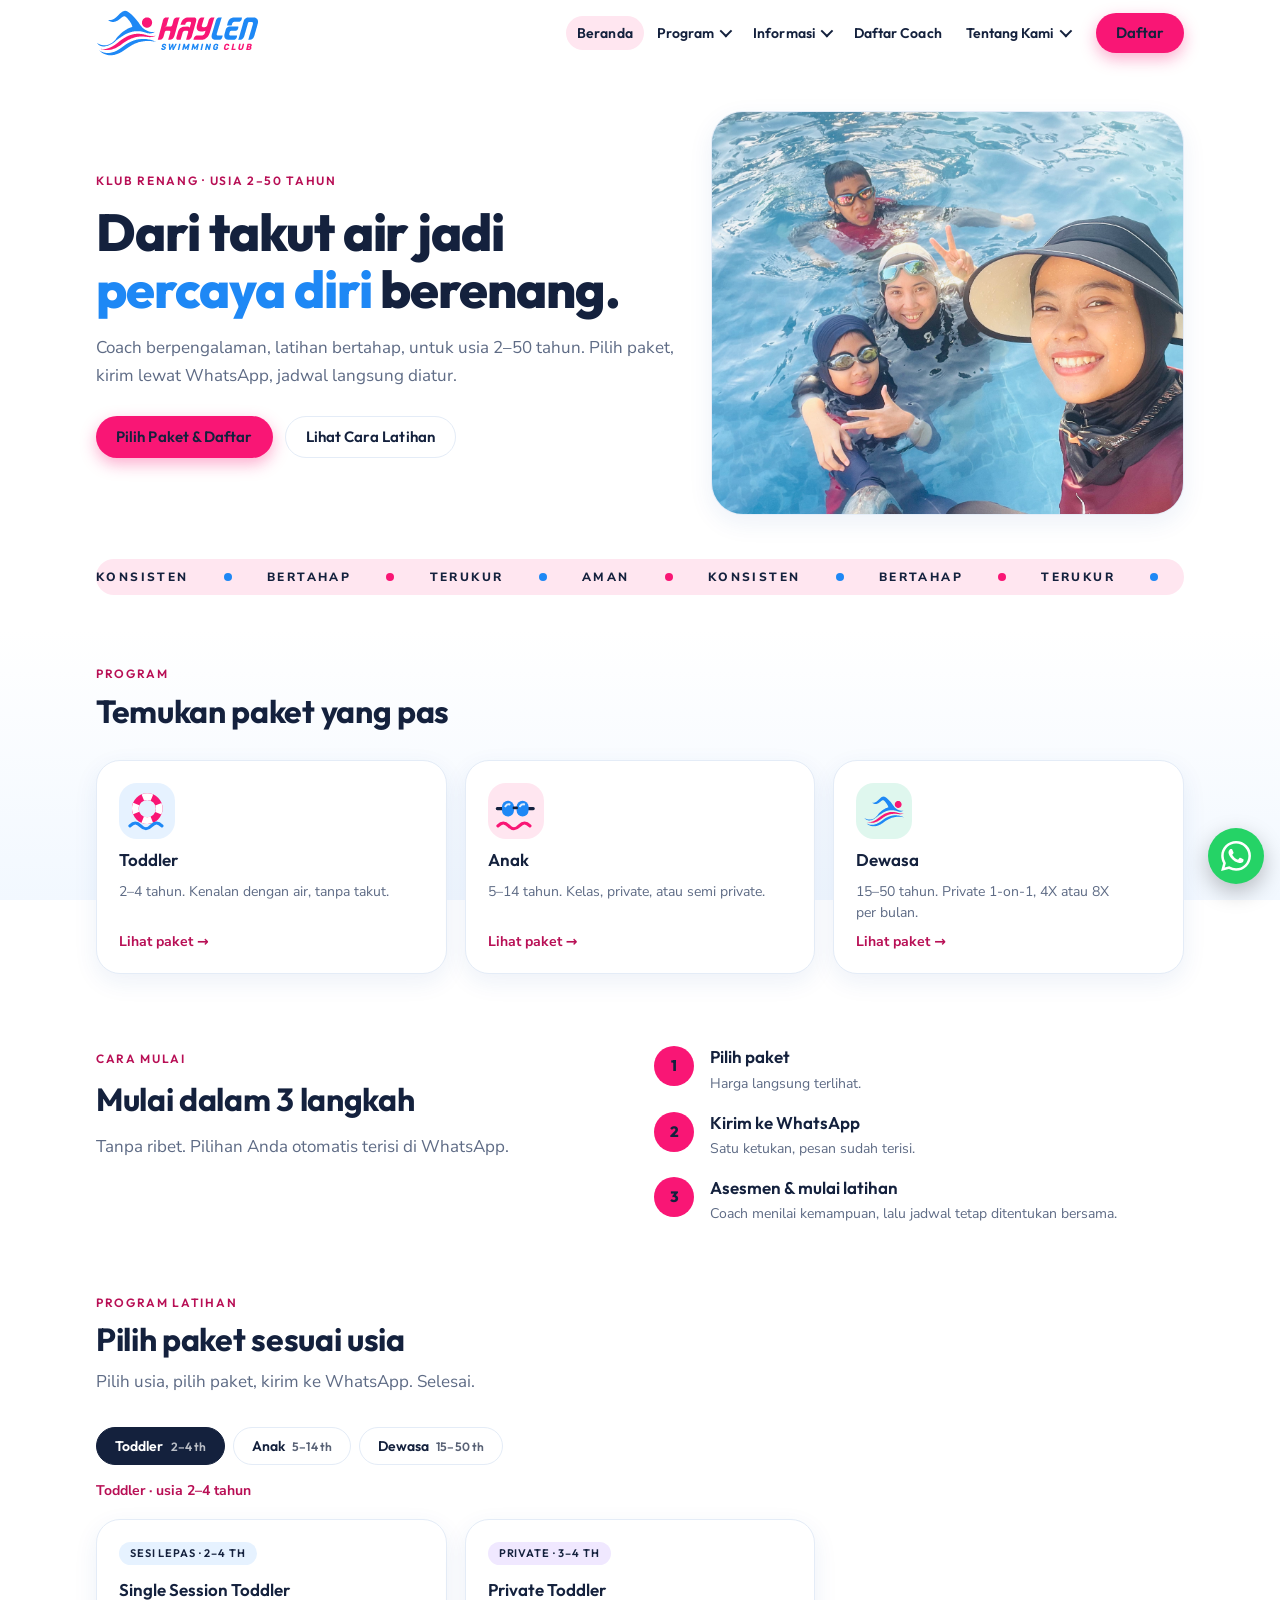
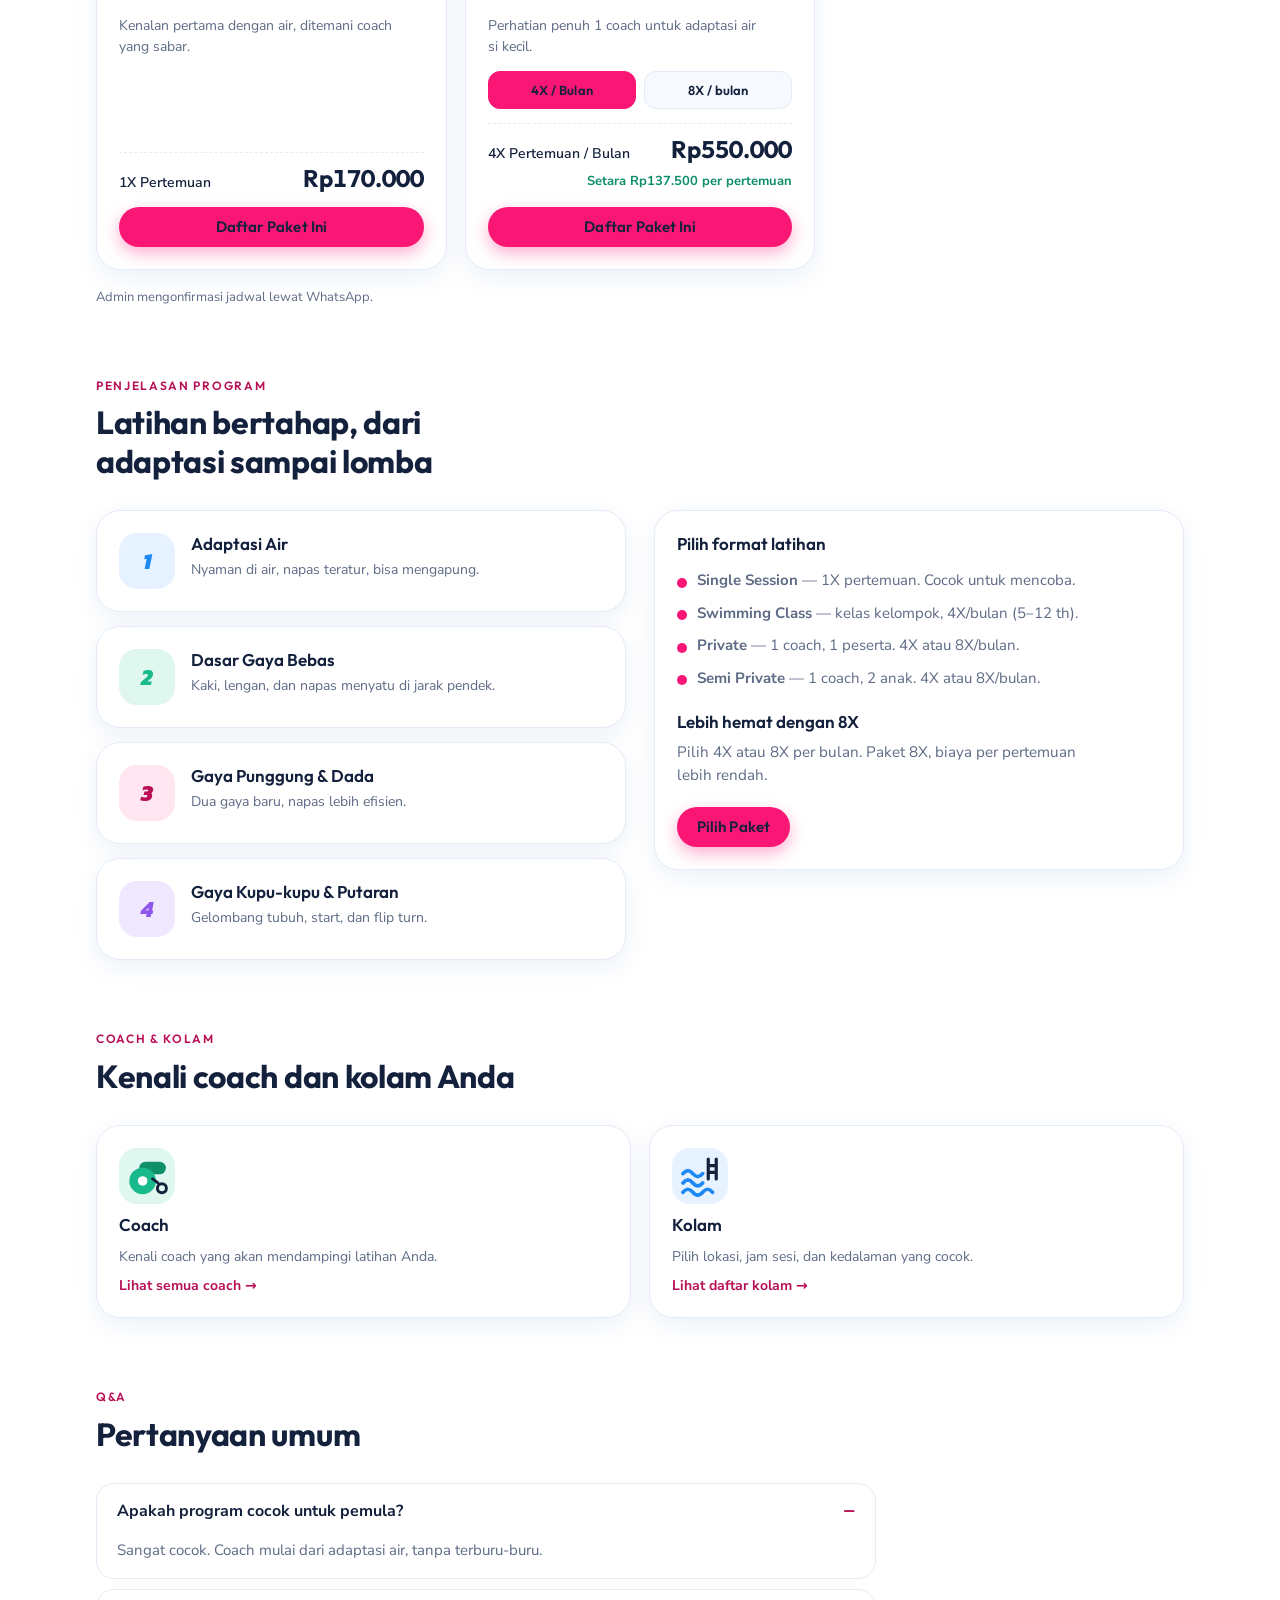
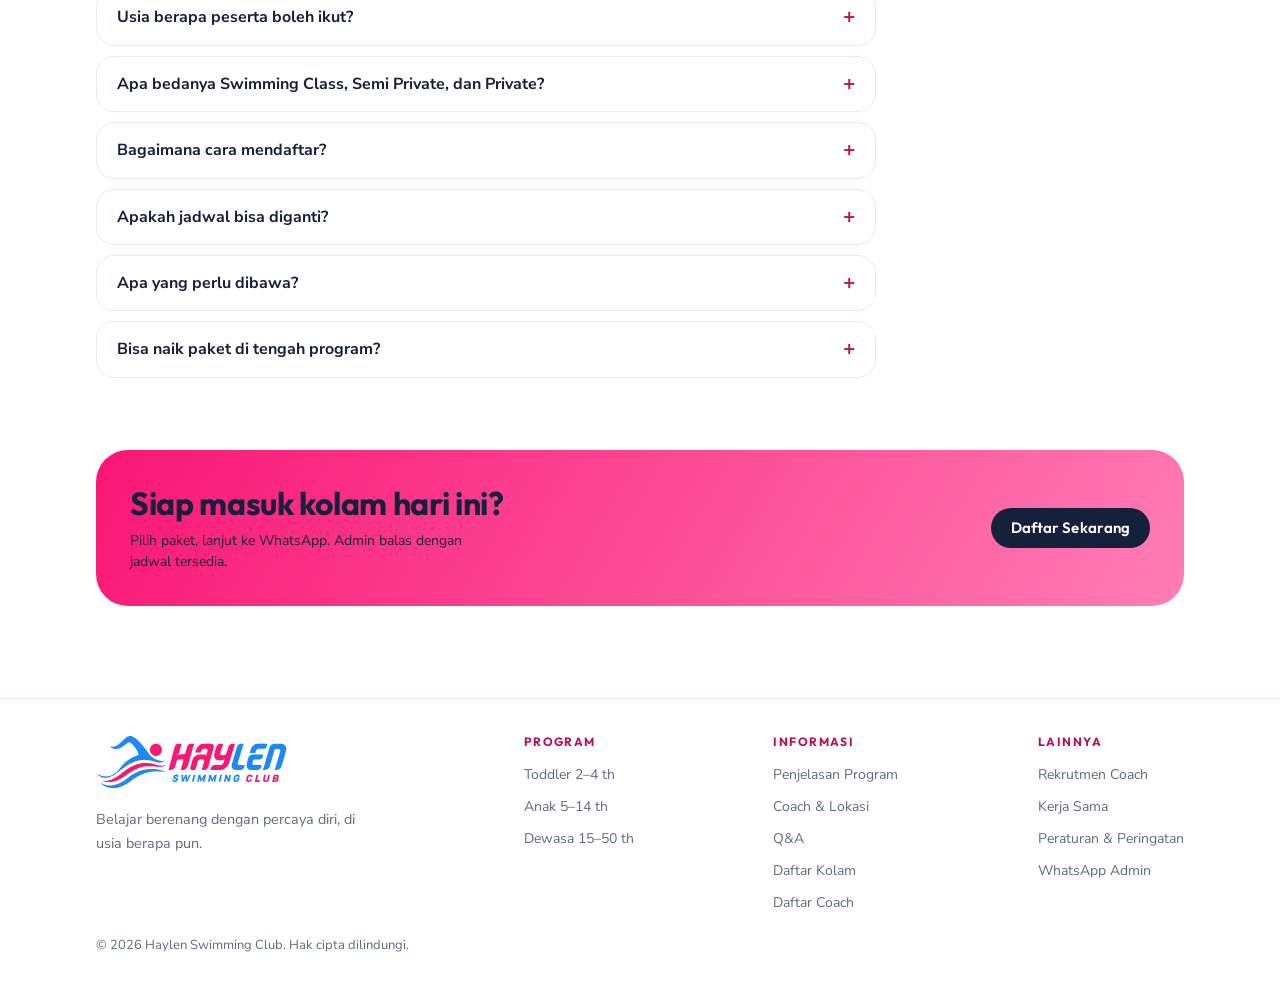
<file: index.html>
<!doctype html>
<html lang="id">
<head>
<meta charset="utf-8">
<meta name="viewport" content="width=device-width,initial-scale=1">
<meta name="theme-color" content="#f91675">
<title>Haylen Swimming Club | Les Renang Anak, Toddler, dan Dewasa</title>
<meta name="description" content="Les renang untuk usia 2–50 tahun: sesi lepas, kelas, private, dan semi private. Latihan bertahap bersama coach, daftar cepat lewat WhatsApp.">
<meta property="og:title" content="Haylen Swimming Club | Dari takut air jadi percaya diri berenang">
<meta property="og:description" content="Paket renang usia 2–50 tahun. Pilih paket, daftar lewat WhatsApp.">
<meta property="og:type" content="website">
<link rel="icon" href="data:image/svg+xml,%3Csvg xmlns='http://www.w3.org/2000/svg' viewBox='0 0 64 64'%3E%3Crect width='64' height='64' rx='16' fill='%23f91675'/%3E%3Cpath d='M8 40c8-8 14-8 22 0s14 8 26 0' fill='none' stroke='white' stroke-width='6' stroke-linecap='round'/%3E%3Ccircle cx='44' cy='20' r='7' fill='white'/%3E%3C/svg%3E">
<link rel="preconnect" href="https://fonts.googleapis.com">
<link rel="preconnect" href="https://fonts.gstatic.com" crossorigin>
<link rel="stylesheet" href="https://fonts.googleapis.com/css2?family=Kanit:ital,wght@1,800&family=Outfit:wght@600;700;800&family=Nunito+Sans:wght@400;500;600;700;800&display=swap">
<link rel="stylesheet" href="css/01-base.css">
<link rel="stylesheet" href="css/02-header.css">
<link rel="stylesheet" href="css/03-layout.css">
<link rel="stylesheet" href="css/04-hero.css">
<link rel="stylesheet" href="css/05-program.css">
<link rel="stylesheet" href="css/06-dialog.css">
<link rel="stylesheet" href="css/07-lists.css">
<link rel="stylesheet" href="css/08-mobile.css">
<link rel="stylesheet" href="css/09-typography.css">
<link rel="stylesheet" href="css/10-mobile-overrides.css">
<link rel="stylesheet" href="css/11-coach.css">
<link rel="stylesheet" href="css/12-fonts-polish.css">
<link rel="stylesheet" href="css/13-mobile-menu.css">
<link rel="stylesheet" href="css/14-hero-header-effects.css">
</head>
<body>

<!-- Logo: traced from the club's own logo, recoloured to the amber and sky palette -->
<svg width="0" height="0" style="position:absolute" aria-hidden="true">
  <defs>
    <symbol id="swimmer" viewBox="0 0 450 344"><path fill="#f91675" fill-rule="evenodd" d="M445.0 192.0 L442.7 192.0 L441.0 193.0 L439.3 193.0 L436.3 194.0 L433.7 194.0 L430.3 195.0 L420.3 195.3 L420.0 195.7 L407.7 195.0 L404.0 194.0 L401.3 194.0 L400.0 193.3 L396.3 193.0 L393.7 192.0 L391.7 192.0 L389.3 191.0 L383.7 190.0 L381.7 189.0 L380.0 189.0 L379.0 188.3 L376.7 188.0 L374.7 187.0 L373.3 187.0 L371.3 186.0 L369.7 186.0 L367.3 185.0 L365.7 185.0 L354.7 182.0 L352.3 182.0 L349.7 181.0 L347.0 181.0 L345.3 180.3 L340.7 180.0 L337.0 179.0 L331.3 179.0 L325.0 178.0 L302.7 178.0 L297.0 179.0 L293.3 179.0 L289.7 180.0 L286.7 180.0 L283.3 181.0 L281.0 181.0 L278.3 182.0 L276.7 182.0 L274.0 183.0 L272.3 183.0 L253.0 189.0 L238.3 195.0 L237.0 196.0 L236.0 196.0 L230.7 199.0 L229.7 199.0 L223.0 203.0 L220.3 204.0 L209.0 211.0 L208.3 211.0 L190.7 223.0 L173.3 236.0 L165.0 243.0 L140.0 261.0 L121.3 272.7 L106.0 280.7 L96.7 284.7 L85.0 288.7 L72.7 291.7 L70.3 291.7 L65.7 292.7 L56.3 293.0 L56.0 292.7 L49.0 292.7 L38.7 290.7 L37.3 290.7 L37.3 291.3 L40.0 292.7 L49.7 295.7 L65.0 298.7 L74.7 299.7 L88.0 299.7 L108.0 297.3 L119.3 294.7 L121.7 293.7 L123.0 293.7 L125.0 292.7 L132.0 290.7 L140.0 287.7 L140.7 287.0 L148.7 283.7 L167.0 273.7 L180.3 265.0 L204.3 247.3 L219.3 237.0 L243.3 223.0 L251.0 219.7 L253.7 218.0 L268.7 211.7 L272.7 210.7 L277.3 208.7 L278.7 208.7 L280.3 207.7 L281.7 207.7 L282.7 207.0 L288.7 205.7 L291.0 204.7 L292.3 204.7 L294.7 203.7 L296.7 203.7 L299.0 202.7 L301.3 202.7 L304.0 201.7 L306.7 201.7 L309.7 200.7 L313.0 200.7 L317.0 199.7 L321.3 199.7 L326.0 198.7 L334.0 198.7 L334.3 198.3 L360.0 198.7 L365.7 199.7 L370.3 199.7 L374.3 200.7 L378.3 200.7 L381.7 201.7 L386.0 201.7 L390.0 202.7 L396.3 202.7 L396.7 203.0 L415.3 202.7 L419.0 201.7 L421.3 201.7 L424.0 200.7 L425.7 200.7 L431.0 198.7 L432.0 198.7 L432.7 198.0 L434.3 197.7 L443.0 193.7ZM379.7 55.3 L371.3 56.7 L364.7 59.3 L359.0 63.0 L352.0 70.0 L348.0 76.0 L345.0 83.7 L344.7 86.7 L344.0 88.3 L343.7 98.3 L344.7 104.0 L347.0 109.7 L347.0 110.7 L349.0 114.7 L351.0 117.7 L356.7 123.7 L365.3 129.7 L370.3 131.7 L376.7 133.0 L383.7 133.3 L393.0 131.7 L398.0 129.7 L405.7 124.3 L410.7 119.3 L414.7 113.3 L415.7 110.3 L416.7 109.0 L416.7 108.0 L418.7 103.0 L418.7 101.0 L419.7 97.0 L419.7 92.3 L418.7 87.7 L418.7 85.3 L417.7 83.0 L417.7 81.7 L415.7 77.0 L411.3 70.0 L405.3 63.7 L400.0 60.0 L391.0 56.3 L386.0 55.3Z"/><path fill="#1E88F5" fill-rule="evenodd" d="M447.7 237.3 L446.0 236.0 L444.7 236.0 L433.7 231.0 L427.0 229.0 L425.3 228.0 L421.0 227.0 L419.3 226.0 L414.7 225.0 L409.3 223.0 L403.7 222.0 L401.3 221.0 L399.3 221.0 L396.3 220.0 L393.7 220.0 L385.0 218.0 L381.7 218.0 L376.3 217.0 L371.7 217.0 L364.0 216.0 L342.7 216.0 L320.3 218.3 L318.7 219.0 L316.7 219.0 L313.3 220.0 L311.3 220.0 L308.7 221.0 L305.3 221.3 L296.3 224.0 L295.0 224.0 L289.7 226.0 L288.3 226.0 L287.3 226.7 L282.3 228.0 L280.7 229.0 L279.7 229.0 L278.0 230.0 L277.0 230.0 L275.3 231.0 L274.3 231.0 L272.7 232.0 L271.7 232.0 L260.3 237.0 L255.0 240.0 L252.0 241.0 L242.0 247.0 L241.3 247.0 L225.3 257.0 L209.7 268.0 L187.0 285.0 L170.0 296.0 L154.3 304.7 L146.3 308.3 L144.7 308.7 L138.3 311.7 L137.3 311.7 L132.7 313.7 L128.3 314.7 L119.3 317.7 L117.7 317.7 L115.0 318.7 L111.0 319.0 L109.7 319.7 L98.0 321.0 L79.3 321.0 L67.3 319.7 L58.7 317.7 L58.0 317.0 L52.7 315.7 L51.0 314.7 L50.0 314.7 L42.7 311.7 L32.0 305.7 L23.3 299.3 L22.7 299.7 L37.0 313.7 L45.0 319.7 L57.3 326.7 L60.3 327.7 L61.7 328.7 L62.7 328.7 L64.0 329.7 L65.0 329.7 L66.3 330.7 L67.3 330.7 L69.0 331.7 L70.3 331.7 L71.7 332.7 L73.3 332.7 L75.0 333.7 L76.7 333.7 L78.3 334.7 L80.3 334.7 L82.7 335.7 L84.7 335.7 L87.3 336.7 L90.0 336.7 L93.7 337.7 L97.3 337.7 L100.7 338.3 L111.3 338.7 L111.7 338.3 L117.3 338.3 L121.0 337.7 L127.7 337.3 L129.3 336.7 L132.0 336.7 L135.0 335.7 L137.0 335.7 L139.7 334.7 L141.3 334.7 L143.7 333.7 L148.7 332.7 L150.7 331.7 L152.0 331.7 L153.7 330.7 L154.7 330.7 L156.3 329.7 L160.0 328.7 L161.3 327.7 L162.3 327.7 L166.7 325.7 L167.7 325.7 L169.0 324.7 L176.0 321.7 L177.0 320.7 L180.0 319.7 L186.7 315.7 L188.0 315.3 L199.7 308.3 L201.7 306.7 L202.3 306.7 L243.7 277.7 L264.7 264.7 L273.7 259.7 L286.7 253.7 L287.3 253.0 L310.0 244.0 L311.3 244.0 L312.3 243.3 L323.3 240.0 L325.0 240.0 L327.3 239.0 L329.0 239.0 L336.0 237.0 L339.3 236.7 L340.7 236.0 L345.0 235.7 L346.3 235.0 L351.3 234.7 L353.3 234.0 L359.0 233.7 L361.0 233.0 L369.0 232.7 L373.0 232.0 L381.0 232.0 L381.3 231.7 L404.3 232.0 L408.3 232.7 L413.0 232.7 L413.3 233.0 L417.3 233.0 L419.7 233.7 L423.0 233.7 L427.3 234.7 L439.3 236.0 L446.0 237.7 L447.7 237.7ZM441.0 162.3 L440.0 162.0 L435.0 164.0 L432.7 164.0 L429.3 165.0 L414.7 165.0 L411.7 164.0 L408.7 164.0 L405.7 163.0 L403.7 163.0 L402.0 162.0 L400.0 162.0 L398.3 161.0 L397.0 161.0 L395.3 160.0 L387.7 157.7 L387.0 157.0 L379.3 154.0 L371.0 149.7 L363.7 145.0 L361.3 143.0 L360.7 143.0 L349.3 133.7 L340.7 124.3 L334.7 117.0 L333.7 115.0 L324.3 102.7 L318.7 94.0 L298.7 68.3 L284.0 51.7 L267.7 35.3 L258.7 27.3 L249.0 19.7 L236.0 11.0 L235.0 11.0 L231.7 9.0 L230.7 9.0 L229.0 8.0 L227.3 8.0 L225.3 7.0 L222.7 7.0 L220.0 6.3 L215.3 6.3 L213.0 7.0 L210.7 7.0 L204.7 9.0 L199.7 11.3 L193.7 15.0 L187.0 20.0 L179.0 27.0 L163.0 43.0 L151.0 54.0 L141.7 61.3 L133.0 67.0 L125.3 70.7 L112.7 74.7 L110.7 74.7 L108.7 75.3 L97.0 75.3 L90.3 74.0 L90.3 75.0 L100.3 82.3 L104.7 84.7 L112.3 87.7 L113.7 87.7 L116.3 88.7 L122.0 89.3 L130.7 89.3 L138.3 88.3 L148.0 85.3 L148.7 84.7 L149.7 84.7 L154.3 82.7 L160.0 79.7 L171.0 72.7 L183.0 63.7 L189.3 58.3 L200.7 50.7 L205.3 48.3 L208.7 47.3 L214.3 47.3 L217.0 48.0 L222.0 50.7 L226.0 54.0 L234.3 62.3 L242.7 72.0 L251.0 83.0 L261.7 99.7 L267.0 110.0 L267.0 111.0 L268.0 112.3 L268.0 113.3 L270.0 117.7 L271.3 123.0 L271.3 125.7 L270.0 127.0 L263.7 129.0 L254.0 133.0 L253.0 133.0 L249.0 135.0 L248.0 135.0 L232.0 143.0 L231.0 144.0 L230.3 144.0 L225.0 147.0 L224.0 148.0 L223.3 148.0 L222.3 149.0 L220.0 150.0 L219.0 151.0 L218.3 151.0 L201.0 163.0 L185.7 175.7 L173.0 188.0 L163.0 199.0 L151.0 214.0 L147.0 220.0 L138.0 230.0 L127.7 239.0 L118.3 246.0 L106.7 253.0 L100.7 256.0 L90.0 260.0 L77.7 262.7 L67.3 263.7 L53.7 263.3 L42.3 261.7 L37.0 260.0 L35.3 260.0 L21.7 255.0 L13.7 251.0 L7.7 247.0 L6.7 246.7 L6.7 247.7 L18.7 259.0 L27.0 264.7 L34.7 268.7 L43.3 271.3 L52.0 272.7 L64.7 272.7 L70.7 272.0 L79.3 270.0 L89.7 266.7 L100.0 262.3 L112.7 255.7 L122.7 249.7 L131.0 244.0 L143.7 234.7 L145.7 232.7 L178.3 207.7 L180.3 206.7 L189.7 199.7 L202.7 191.7 L203.7 190.7 L204.3 190.7 L207.0 188.7 L207.7 188.7 L220.0 181.7 L227.3 178.0 L229.0 177.7 L232.3 175.7 L233.3 175.7 L237.0 173.7 L240.7 172.7 L241.7 171.7 L243.0 171.7 L244.7 170.7 L245.7 170.7 L252.7 167.7 L254.0 167.7 L255.7 166.7 L257.0 166.7 L258.7 165.7 L260.3 165.7 L262.3 164.7 L264.0 164.7 L265.7 163.7 L268.0 163.7 L269.7 162.7 L272.0 162.7 L274.7 161.7 L277.0 161.7 L279.3 160.7 L282.7 160.7 L285.7 159.7 L289.3 159.7 L294.3 158.7 L303.7 158.7 L304.0 158.3 L324.3 158.7 L329.3 159.7 L333.3 159.7 L337.0 160.7 L339.7 160.7 L342.3 161.7 L344.7 161.7 L347.3 162.7 L349.3 162.7 L351.3 163.7 L353.3 163.7 L355.3 164.7 L357.3 164.7 L359.0 165.7 L361.0 165.7 L362.7 166.7 L364.3 166.7 L366.0 167.7 L367.3 167.7 L369.0 168.7 L370.7 168.7 L372.0 169.7 L373.3 169.7 L375.0 170.7 L376.3 170.7 L378.0 171.7 L379.3 171.7 L384.7 173.7 L387.3 173.7 L390.0 174.7 L394.3 174.7 L397.7 175.3 L406.3 175.3 L409.7 174.7 L414.0 174.7 L416.7 173.7 L418.3 173.7 L420.3 172.7 L422.0 172.7 L423.3 171.7 L424.7 171.7 L426.0 170.7 L427.0 170.7 L428.3 169.7 L429.3 169.7 L433.3 167.7Z"/></symbol>
    <symbol id="logo" viewBox="0 0 1217 344"><path fill="#f91675" fill-rule="evenodd" d="M1134.0 253.3 L1132.0 255.3 L1130.7 263.0 L1130.0 264.3 L1129.7 267.3 L1129.0 268.7 L1127.7 276.3 L1127.0 277.7 L1122.7 297.3 L1124.3 298.7 L1135.3 298.7 L1135.7 298.3 L1146.3 298.7 L1153.3 297.0 L1157.7 294.0 L1159.7 291.7 L1161.7 287.3 L1162.3 284.3 L1162.0 280.3 L1160.7 277.7 L1158.3 275.7 L1158.3 274.7 L1160.0 273.7 L1162.7 271.0 L1164.0 268.7 L1165.0 265.0 L1165.0 260.7 L1164.3 258.7 L1161.3 255.3 L1159.0 254.0 L1156.3 253.3ZM1136.0 289.0 L1137.7 281.3 L1139.3 279.7 L1140.0 280.0 L1149.0 280.0 L1151.0 282.3 L1150.7 286.0 L1149.3 287.7 L1147.3 289.0 L1144.3 289.7 L1136.7 289.7ZM1140.0 270.7 L1141.3 263.7 L1142.3 262.3 L1150.0 262.3 L1151.3 262.7 L1153.0 264.3 L1153.3 267.0 L1152.7 268.7 L1150.7 270.7 L1148.0 271.7 L1142.0 271.3 L1141.3 271.7ZM1072.0 253.3 L1071.0 254.0 L1070.3 255.7 L1070.0 258.7 L1068.0 265.7 L1068.0 267.3 L1067.3 268.7 L1067.0 272.0 L1064.0 284.7 L1064.0 288.0 L1065.0 292.0 L1067.7 295.7 L1069.3 297.0 L1073.3 298.7 L1076.7 299.3 L1082.7 299.3 L1087.0 298.7 L1089.0 297.7 L1090.0 297.7 L1094.0 295.3 L1097.7 292.0 L1101.0 286.3 L1108.0 255.0 L1107.3 253.7 L1106.7 253.3 L1098.3 253.3 L1097.0 254.7 L1095.3 261.0 L1095.0 264.0 L1093.0 270.7 L1090.3 283.7 L1089.3 285.7 L1086.7 288.3 L1083.7 289.7 L1079.7 289.7 L1077.7 288.7 L1076.3 287.3 L1075.7 286.0 L1075.7 282.0 L1076.7 279.3 L1078.0 271.3 L1078.7 270.0 L1078.7 268.3 L1079.7 265.7 L1080.0 262.7 L1080.7 261.7 L1080.7 260.0 L1082.0 254.7 L1081.0 253.3ZM1023.3 253.3 L1022.0 254.7 L1022.0 256.0 L1021.0 258.3 L1021.0 260.3 L1019.0 266.7 L1019.0 268.3 L1018.0 271.0 L1016.7 279.0 L1016.0 280.3 L1016.0 282.3 L1015.0 284.7 L1015.0 286.3 L1014.0 288.7 L1014.0 290.7 L1013.0 293.0 L1013.0 295.0 L1012.3 297.0 L1013.7 298.7 L1041.3 298.7 L1043.0 297.3 L1043.7 295.7 L1043.7 292.7 L1044.3 291.3 L1044.3 290.3 L1043.7 289.3 L1043.0 289.0 L1026.3 289.0 L1025.7 288.3 L1026.7 282.7 L1027.7 280.3 L1027.7 278.3 L1028.7 276.0 L1028.7 273.7 L1029.7 271.3 L1030.7 265.3 L1031.7 263.0 L1031.7 261.0 L1032.7 258.3 L1033.0 254.3 L1032.3 253.3ZM990.0 254.0 L986.0 252.7 L978.7 252.3 L973.7 253.3 L969.3 255.3 L967.0 257.0 L963.7 260.3 L962.3 262.3 L960.0 267.3 L959.7 270.3 L959.0 271.7 L958.7 274.7 L957.0 280.3 L956.3 286.0 L956.7 289.3 L958.0 293.0 L960.7 296.0 L962.7 297.3 L966.0 298.7 L969.7 299.3 L974.0 299.3 L981.0 298.0 L984.7 296.3 L987.3 294.3 L991.7 289.0 L992.7 286.7 L993.0 283.7 L992.0 282.3 L991.0 282.0 L983.7 282.3 L982.7 283.3 L981.0 286.7 L979.7 288.0 L976.0 289.7 L971.7 289.7 L969.7 288.7 L967.7 286.0 L967.7 282.3 L970.7 269.0 L972.7 265.3 L975.3 263.0 L978.7 262.0 L981.3 262.0 L983.7 263.0 L985.3 264.7 L986.0 266.0 L986.0 269.0 L987.0 269.7 L994.3 269.7 L996.3 268.3 L996.7 262.3 L994.7 258.0 L991.7 255.0ZM445.0 192.0 L442.7 192.0 L441.0 193.0 L439.3 193.0 L436.3 194.0 L433.7 194.0 L430.3 195.0 L420.3 195.3 L420.0 195.7 L407.7 195.0 L404.0 194.0 L401.3 194.0 L400.0 193.3 L396.3 193.0 L393.7 192.0 L391.7 192.0 L389.3 191.0 L383.7 190.0 L381.7 189.0 L380.0 189.0 L379.0 188.3 L376.7 188.0 L374.7 187.0 L373.3 187.0 L371.3 186.0 L369.7 186.0 L367.3 185.0 L365.7 185.0 L354.7 182.0 L352.3 182.0 L349.7 181.0 L347.0 181.0 L345.3 180.3 L340.7 180.0 L337.0 179.0 L331.3 179.0 L325.0 178.0 L302.7 178.0 L297.0 179.0 L293.3 179.0 L289.7 180.0 L286.7 180.0 L283.3 181.0 L281.0 181.0 L278.3 182.0 L276.7 182.0 L274.0 183.0 L272.3 183.0 L253.0 189.0 L238.3 195.0 L237.0 196.0 L236.0 196.0 L230.7 199.0 L229.7 199.0 L223.0 203.0 L220.3 204.0 L209.0 211.0 L208.3 211.0 L190.7 223.0 L173.3 236.0 L165.0 243.0 L140.0 261.0 L121.3 272.7 L106.0 280.7 L96.7 284.7 L85.0 288.7 L72.7 291.7 L70.3 291.7 L65.7 292.7 L56.3 293.0 L56.0 292.7 L49.0 292.7 L38.7 290.7 L37.3 290.7 L37.3 291.3 L40.0 292.7 L49.7 295.7 L65.0 298.7 L74.7 299.7 L88.0 299.7 L108.0 297.3 L119.3 294.7 L121.7 293.7 L123.0 293.7 L125.0 292.7 L132.0 290.7 L140.0 287.7 L140.7 287.0 L148.7 283.7 L167.0 273.7 L180.3 265.0 L204.3 247.3 L219.3 237.0 L243.3 223.0 L251.0 219.7 L253.7 218.0 L268.7 211.7 L272.7 210.7 L277.3 208.7 L278.7 208.7 L280.3 207.7 L281.7 207.7 L282.7 207.0 L288.7 205.7 L291.0 204.7 L292.3 204.7 L294.7 203.7 L296.7 203.7 L299.0 202.7 L301.3 202.7 L304.0 201.7 L306.7 201.7 L309.7 200.7 L313.0 200.7 L317.0 199.7 L321.3 199.7 L326.0 198.7 L334.0 198.7 L334.3 198.3 L360.0 198.7 L365.7 199.7 L370.3 199.7 L374.3 200.7 L378.3 200.7 L381.7 201.7 L386.0 201.7 L390.0 202.7 L396.3 202.7 L396.7 203.0 L415.3 202.7 L419.0 201.7 L421.3 201.7 L424.0 200.7 L425.7 200.7 L431.0 198.7 L432.0 198.7 L432.7 198.0 L434.3 197.7 L443.0 193.7ZM886.0 56.0 L885.3 55.7 L868.0 55.7 L862.3 56.7 L858.7 58.0 L855.3 60.0 L849.3 65.3 L845.0 71.7 L842.0 79.0 L842.0 80.3 L841.0 82.3 L841.0 83.7 L840.0 85.7 L839.0 90.3 L836.0 98.7 L836.0 100.3 L835.3 101.3 L835.0 103.7 L834.0 105.7 L834.0 107.0 L832.0 112.0 L832.0 113.3 L829.0 120.0 L823.3 125.7 L819.7 127.0 L819.0 127.7 L816.0 128.0 L814.3 128.7 L801.3 128.7 L797.0 127.7 L794.3 126.0 L792.7 124.3 L791.3 120.7 L791.3 116.0 L791.7 114.0 L792.7 112.0 L792.7 110.7 L793.7 109.0 L793.7 107.7 L794.7 105.7 L795.7 101.0 L797.7 95.7 L797.7 94.3 L799.7 89.3 L799.7 88.0 L800.7 86.0 L800.7 84.7 L801.7 82.7 L801.7 81.3 L803.7 76.0 L803.7 74.7 L804.7 72.7 L805.7 68.3 L810.7 56.3 L810.0 55.7 L806.7 55.3 L797.3 55.3 L797.0 55.7 L787.7 56.0 L781.7 58.0 L776.0 61.7 L773.0 64.7 L769.0 70.3 L766.0 77.0 L765.7 79.3 L764.0 83.7 L762.7 89.7 L762.0 90.7 L761.7 93.3 L760.0 97.7 L754.0 119.7 L753.0 128.3 L753.0 134.3 L754.0 140.0 L757.0 147.3 L759.0 150.3 L762.3 153.7 L766.7 156.7 L771.3 158.7 L773.0 158.7 L775.0 159.7 L777.3 159.7 L781.3 160.7 L800.7 160.7 L804.3 159.7 L806.3 159.7 L813.0 157.7 L814.3 156.7 L815.3 156.7 L818.0 154.7 L819.0 154.7 L819.3 155.3 L818.0 158.3 L818.0 159.7 L817.0 161.7 L816.0 166.3 L815.0 168.0 L812.0 177.7 L808.0 183.3 L805.0 186.0 L800.0 189.0 L793.3 190.7 L758.3 190.7 L752.7 191.3 L747.3 193.0 L741.3 196.7 L737.0 201.0 L734.7 204.3 L733.0 207.7 L729.0 220.0 L729.0 221.7 L729.7 222.7 L790.7 222.7 L799.7 221.7 L801.0 221.0 L804.3 220.7 L805.3 220.0 L807.7 219.7 L815.0 216.7 L825.0 210.3 L831.7 204.3 L835.7 199.7 L840.3 193.0 L844.7 185.7 L848.7 176.3 L849.0 174.3 L851.7 167.7 L851.7 166.3 L852.7 164.3 L853.7 159.7 L854.7 158.0 L854.7 156.7 L856.7 151.3 L856.7 150.0 L857.7 148.0 L858.7 143.3 L860.7 138.3 L862.0 132.3 L864.7 125.0 L864.7 123.7 L865.7 121.7 L865.7 120.3 L868.7 110.3 L869.7 108.3 L870.0 106.0 L871.7 102.0 L872.0 99.3 L872.7 98.3 L874.0 92.3 L874.7 91.3 L876.0 85.7 L877.7 81.7 L880.0 72.7 L880.7 71.7 L882.0 66.7 L886.0 57.7ZM744.0 59.0 L740.3 56.7 L736.3 55.7 L686.7 55.3 L680.7 56.0 L672.3 58.0 L662.3 62.7 L656.3 67.0 L650.0 73.0 L645.0 79.3 L645.0 80.0 L643.0 82.7 L638.0 92.7 L638.0 93.7 L637.0 95.3 L634.0 105.0 L632.0 109.0 L632.0 110.3 L633.3 111.0 L644.7 111.0 L645.0 110.7 L665.7 111.0 L667.3 109.7 L670.0 101.7 L673.0 96.0 L675.7 93.0 L679.0 90.7 L683.0 89.0 L686.7 88.3 L704.7 88.3 L708.0 89.7 L710.0 91.7 L710.7 93.0 L711.0 96.7 L709.7 102.3 L705.7 114.7 L705.0 118.3 L702.3 126.3 L702.3 129.7 L703.0 132.0 L702.3 132.7 L699.7 128.3 L698.0 127.0 L693.3 125.0 L686.7 124.7 L686.3 124.3 L659.3 124.7 L659.0 125.0 L655.0 125.0 L653.3 125.7 L649.3 126.0 L648.3 126.7 L645.7 127.0 L645.0 127.7 L643.0 128.0 L642.3 128.7 L638.7 130.0 L631.0 135.0 L625.0 140.7 L619.0 148.7 L615.0 157.0 L615.0 158.3 L613.0 163.3 L613.0 164.7 L612.0 166.7 L612.0 168.0 L611.0 170.0 L610.0 175.0 L609.0 177.0 L609.0 178.7 L607.0 184.3 L607.0 186.0 L606.0 188.0 L605.0 193.0 L604.0 195.0 L604.0 196.3 L603.0 198.3 L602.0 203.0 L601.0 204.7 L601.0 208.3 L600.7 208.7 L601.0 214.7 L602.0 217.0 L604.3 219.7 L607.7 221.7 L612.3 222.7 L626.3 222.7 L626.7 222.3 L631.0 222.7 L632.7 221.7 L633.7 219.3 L633.7 217.7 L634.7 215.7 L634.7 214.3 L636.7 209.3 L636.7 207.7 L637.7 206.0 L637.7 204.3 L638.7 202.3 L638.7 201.0 L639.7 199.0 L640.7 194.0 L641.7 192.0 L641.7 190.7 L642.7 188.7 L642.7 187.3 L643.7 185.3 L644.0 183.0 L644.7 182.0 L644.7 180.3 L646.7 175.3 L647.0 172.7 L647.7 171.7 L647.7 170.3 L649.7 164.7 L651.0 162.7 L655.3 158.7 L659.0 156.7 L662.7 156.0 L683.0 156.0 L687.0 157.7 L688.7 159.3 L689.7 162.0 L689.7 166.0 L689.0 169.0 L687.3 173.3 L680.0 200.0 L678.0 205.7 L678.0 207.0 L677.0 209.3 L675.0 218.0 L673.7 221.0 L674.0 222.0 L674.7 222.7 L680.0 222.7 L680.3 222.3 L690.7 222.3 L694.3 221.7 L700.0 219.7 L703.3 217.7 L709.7 211.7 L713.3 206.0 L715.3 202.0 L717.3 196.3 L722.0 178.3 L725.0 169.3 L726.0 164.7 L734.0 138.0 L737.7 123.7 L741.0 113.3 L742.7 106.0 L748.3 86.7 L750.0 77.0 L750.0 69.7 L748.7 64.7 L746.7 61.7ZM626.7 55.7 L626.0 55.3 L625.3 55.7 L606.7 55.3 L601.0 56.0 L596.3 57.3 L592.7 59.0 L587.0 63.7 L583.0 69.0 L581.0 72.7 L579.0 78.0 L579.0 79.3 L578.0 82.0 L577.7 84.7 L577.0 85.7 L577.0 87.3 L576.0 89.7 L576.0 91.3 L575.0 93.7 L574.7 96.3 L574.0 97.3 L574.0 98.7 L573.0 100.7 L573.0 102.0 L571.0 107.7 L571.0 109.3 L569.7 114.7 L567.3 118.7 L563.7 121.7 L560.7 122.7 L534.0 123.0 L532.7 123.7 L529.3 124.0 L522.0 126.0 L514.3 130.3 L514.0 130.0 L514.3 129.0 L517.0 126.3 L522.0 122.7 L526.0 120.7 L527.0 119.3 L527.3 116.7 L530.0 108.3 L531.0 103.3 L535.3 89.3 L540.7 69.7 L546.3 56.3 L545.7 55.7 L542.3 55.7 L542.0 55.3 L540.3 55.7 L540.0 55.3 L525.7 55.3 L518.3 56.7 L512.7 59.3 L507.0 64.3 L505.0 67.0 L502.0 72.7 L499.7 79.3 L497.7 89.0 L493.0 105.0 L489.7 119.0 L488.7 121.3 L485.7 134.3 L485.0 135.7 L485.0 137.0 L480.0 154.7 L480.0 156.0 L477.0 165.7 L477.0 167.0 L470.3 191.7 L468.0 202.3 L465.0 211.7 L465.0 213.0 L461.7 221.7 L462.0 222.3 L462.7 222.7 L464.0 222.3 L477.0 222.7 L478.7 222.0 L482.7 221.7 L483.7 221.0 L488.7 219.7 L493.7 216.7 L496.7 214.0 L500.7 209.0 L504.7 200.7 L507.0 193.3 L514.7 164.0 L516.0 161.3 L518.3 158.7 L523.3 155.7 L525.3 155.3 L549.7 155.3 L553.3 156.7 L555.0 158.3 L556.0 160.3 L555.7 167.0 L554.0 171.3 L545.7 202.3 L545.0 203.3 L543.7 209.3 L543.0 210.3 L541.7 216.3 L539.7 221.0 L539.7 222.0 L540.3 222.7 L553.0 222.7 L563.0 220.7 L570.0 217.3 L573.7 214.7 L576.7 211.7 L580.7 206.3 L580.7 205.7 L582.7 202.7 L586.7 193.0 L586.7 191.7 L587.7 189.7 L587.7 188.3 L588.7 186.3 L589.0 184.0 L589.7 183.0 L589.7 181.3 L591.7 176.0 L591.7 174.3 L592.7 172.0 L593.7 167.0 L594.3 166.0 L594.7 163.7 L596.7 158.0 L597.0 155.3 L597.7 154.3 L597.7 152.7 L600.7 143.3 L600.7 141.7 L601.3 140.7 L602.7 134.7 L603.7 132.7 L603.7 131.0 L604.7 129.0 L604.7 127.3 L605.7 125.0 L606.7 120.0 L607.7 118.0 L608.7 113.0 L609.7 111.0 L609.7 109.3 L611.7 104.0 L612.7 98.3 L614.7 92.3 L614.7 90.7 L615.7 88.7 L615.7 87.0 L617.7 81.7 L618.7 76.7 L619.7 74.7 L619.7 73.3 L620.7 71.3 L620.7 70.0 L621.7 68.3 L621.7 67.3 L627.0 56.7ZM379.7 55.3 L371.3 56.7 L364.7 59.3 L359.0 63.0 L352.0 70.0 L348.0 76.0 L345.0 83.7 L344.7 86.7 L344.0 88.3 L343.7 98.3 L344.7 104.0 L347.0 109.7 L347.0 110.7 L349.0 114.7 L351.0 117.7 L356.7 123.7 L365.3 129.7 L370.3 131.7 L376.7 133.0 L383.7 133.3 L393.0 131.7 L398.0 129.7 L405.7 124.3 L410.7 119.3 L414.7 113.3 L415.7 110.3 L416.7 109.0 L416.7 108.0 L418.7 103.0 L418.7 101.0 L419.7 97.0 L419.7 92.3 L418.7 87.7 L418.7 85.3 L417.7 83.0 L417.7 81.7 L415.7 77.0 L411.3 70.0 L405.3 63.7 L400.0 60.0 L391.0 56.3 L386.0 55.3Z"/><path fill="#1E88F5" fill-rule="evenodd" d="M825.7 253.3 L824.0 255.0 L824.0 257.3 L823.0 259.7 L823.0 262.3 L822.3 263.3 L822.0 267.0 L821.0 269.0 L821.0 271.0 L820.0 273.3 L819.7 276.7 L819.0 277.7 L819.0 280.0 L818.0 282.0 L818.0 284.3 L817.0 286.3 L817.0 289.0 L816.0 291.0 L816.0 293.7 L815.0 295.7 L815.0 297.3 L816.0 298.3 L824.3 298.3 L825.7 297.3 L826.7 295.0 L826.7 293.0 L827.7 290.3 L827.7 288.0 L828.7 285.3 L828.7 283.3 L829.7 281.0 L830.7 275.3 L831.3 275.0 L834.0 280.3 L834.0 281.3 L835.0 282.7 L835.0 283.7 L837.0 287.7 L837.0 288.7 L838.0 290.0 L838.0 291.3 L839.0 292.7 L839.0 294.0 L840.0 295.3 L840.3 297.0 L841.7 298.3 L849.3 298.3 L850.0 298.0 L851.7 296.0 L851.7 293.7 L852.7 291.3 L852.7 289.0 L853.7 286.3 L853.7 284.3 L855.7 278.0 L856.0 274.7 L856.7 273.7 L857.0 270.3 L857.7 269.0 L857.7 266.7 L858.7 264.7 L858.7 262.7 L859.7 260.3 L859.7 258.0 L860.7 255.7 L860.7 254.3 L859.0 253.0 L851.0 253.3 L850.0 254.3 L850.0 255.7 L849.0 258.0 L849.0 260.0 L848.0 262.3 L848.0 264.7 L847.0 267.0 L847.0 269.0 L846.0 271.3 L846.0 273.3 L845.3 276.0 L844.3 277.0 L843.7 276.3 L843.7 275.0 L841.7 271.3 L841.7 270.3 L840.7 269.0 L840.7 267.7 L839.7 266.3 L839.7 265.3 L835.7 256.0 L835.7 255.0 L834.7 253.7 L829.7 253.0ZM801.0 253.3 L793.3 253.0 L791.0 254.3 L790.0 257.3 L789.7 260.7 L789.0 262.0 L789.0 264.3 L787.0 271.0 L787.0 273.0 L786.0 275.3 L785.7 278.7 L785.0 279.7 L785.0 282.0 L784.0 284.7 L784.0 286.7 L782.0 293.7 L781.7 297.3 L782.7 298.3 L791.0 298.3 L792.7 297.0 L793.7 293.3 L793.7 291.0 L794.7 288.7 L794.7 286.7 L795.7 284.7 L795.7 282.3 L796.7 280.3 L796.7 278.0 L797.7 275.7 L797.7 273.3 L798.7 271.0 L798.7 269.3 L799.7 267.0 L799.7 264.7 L800.7 262.3 L800.7 260.3 L801.7 257.3 L802.0 254.7ZM723.3 253.3 L721.7 256.7 L715.3 287.7 L713.3 295.3 L713.3 297.3 L714.3 298.3 L722.0 298.3 L723.3 297.3 L724.0 296.0 L725.7 286.7 L727.7 280.0 L727.7 277.7 L728.3 276.3 L729.0 276.3 L729.7 277.3 L731.7 288.3 L732.7 291.0 L732.7 292.7 L733.3 294.0 L734.0 294.3 L740.3 294.3 L741.0 294.0 L747.7 283.7 L751.3 279.0 L752.0 277.3 L753.3 276.3 L753.7 278.0 L752.7 280.7 L752.7 282.7 L752.0 284.0 L751.7 287.3 L749.3 296.0 L749.3 297.3 L750.3 298.3 L758.3 298.3 L759.7 297.0 L760.3 295.3 L760.7 291.7 L761.7 289.0 L761.7 287.0 L762.3 285.7 L763.7 278.3 L764.7 275.7 L764.7 273.7 L765.7 271.0 L767.7 260.0 L769.0 256.0 L768.7 254.0 L768.0 253.3 L758.7 253.3 L756.7 255.3 L741.3 279.0 L740.0 280.0 L739.3 279.0 L738.7 273.7 L735.7 262.7 L734.3 255.7 L733.3 253.7 L731.0 253.0 L730.7 253.3 L730.0 253.0ZM654.7 253.7 L653.0 257.7 L653.0 260.0 L651.0 266.7 L651.0 269.0 L650.3 270.0 L650.0 273.0 L649.0 275.3 L649.0 277.3 L648.0 279.7 L648.0 282.0 L647.0 284.3 L647.0 286.7 L646.0 288.7 L646.0 291.0 L645.0 293.3 L644.7 295.7 L645.0 298.0 L645.3 298.3 L653.7 298.3 L654.7 297.7 L655.7 295.0 L655.7 293.0 L658.0 284.7 L658.0 282.7 L659.0 280.0 L659.0 278.3 L660.0 276.3 L661.0 277.0 L661.0 279.3 L662.0 281.7 L662.0 284.3 L663.0 286.3 L663.0 288.0 L664.0 290.3 L664.0 292.3 L665.3 294.3 L671.3 294.3 L672.7 293.7 L678.0 285.3 L683.7 277.7 L683.7 277.0 L684.7 276.3 L685.0 278.3 L684.0 280.7 L684.0 282.3 L682.0 290.0 L682.0 291.7 L681.0 294.0 L680.7 297.3 L681.3 298.3 L682.3 298.7 L683.0 298.3 L688.7 298.3 L689.0 298.7 L690.0 298.3 L691.0 297.3 L691.7 295.3 L692.0 292.0 L692.7 290.7 L694.0 283.3 L695.0 280.7 L695.0 278.7 L696.0 276.0 L696.0 274.0 L696.7 272.7 L697.0 269.7 L698.0 267.3 L698.0 265.7 L699.0 262.7 L700.3 254.3 L698.3 253.0 L697.3 253.3 L691.0 253.0 L689.7 253.7 L685.0 260.0 L675.0 275.0 L673.0 278.7 L672.0 279.7 L671.3 279.7 L665.7 254.7 L664.0 253.0 L662.7 253.3 L656.0 253.0ZM631.3 253.3 L623.3 253.0 L622.3 253.3 L621.0 255.0 L621.0 257.0 L619.0 263.7 L619.0 266.0 L618.0 268.0 L618.0 270.3 L617.3 271.3 L617.0 274.3 L616.0 276.3 L616.0 279.0 L615.0 281.3 L615.0 284.0 L614.0 286.0 L614.0 288.3 L613.3 289.3 L613.0 292.3 L612.0 294.3 L612.0 297.7 L612.7 298.3 L621.0 298.3 L622.7 296.7 L624.0 290.3 L624.7 289.0 L624.7 287.0 L625.7 284.7 L625.7 282.7 L626.7 280.7 L626.7 278.3 L627.7 276.0 L628.7 269.3 L630.7 263.0 L630.7 260.7 L632.0 256.0 L632.0 254.3ZM546.7 297.7 L548.7 298.7 L549.0 298.3 L556.0 298.3 L557.7 297.0 L563.7 285.3 L564.7 282.3 L568.7 275.3 L568.7 274.3 L570.3 273.0 L571.0 273.7 L570.7 277.0 L571.0 277.3 L571.0 288.0 L571.3 288.3 L571.7 297.3 L572.3 298.3 L581.3 298.3 L583.7 295.3 L583.7 294.3 L584.7 293.3 L584.7 292.3 L591.7 278.3 L592.7 277.3 L592.7 276.3 L594.7 273.0 L595.7 270.0 L600.7 261.0 L603.3 255.3 L603.3 254.3 L601.7 253.0 L594.3 253.0 L592.7 254.3 L591.0 257.3 L591.0 258.3 L590.0 259.7 L589.7 261.3 L588.0 264.0 L588.0 265.0 L586.0 268.3 L586.0 269.3 L584.0 272.7 L582.0 278.0 L580.3 279.7 L579.7 274.3 L579.7 263.7 L579.3 263.3 L579.0 254.7 L577.3 253.0 L575.3 253.3 L575.0 253.0 L570.3 253.0 L569.0 254.0 L563.0 266.0 L562.0 269.0 L559.0 274.3 L557.0 279.3 L556.3 280.0 L555.7 279.3 L555.3 254.7 L554.3 253.3 L553.3 253.0 L552.3 253.3 L545.7 253.0 L544.0 254.7 L544.0 260.0 L544.7 263.7 L545.0 275.3 L545.3 275.7 L546.0 292.3ZM908.7 254.0 L903.0 252.3 L896.3 252.3 L893.0 253.0 L887.0 256.0 L883.3 259.0 L881.0 262.0 L879.0 266.3 L878.0 272.0 L877.0 274.7 L877.0 276.7 L876.0 279.3 L876.0 281.7 L875.0 284.0 L875.3 288.7 L877.0 293.0 L879.7 296.0 L881.7 297.3 L885.3 298.7 L889.0 299.3 L892.7 299.3 L898.3 298.3 L904.7 295.3 L907.0 293.3 L909.7 289.7 L911.7 283.7 L913.3 275.7 L913.3 274.3 L912.0 273.0 L897.0 273.0 L896.0 273.7 L894.0 280.0 L894.3 281.0 L895.3 281.7 L901.3 281.7 L901.7 282.0 L901.7 283.3 L900.7 286.0 L898.3 288.3 L895.0 289.7 L890.3 289.7 L888.3 288.7 L887.0 287.3 L886.3 285.7 L886.3 282.7 L889.0 270.3 L891.0 265.7 L893.3 263.3 L896.3 262.0 L901.3 262.3 L904.0 264.7 L904.0 267.0 L905.0 268.3 L912.0 268.3 L913.3 268.0 L915.0 266.3 L915.0 261.3 L913.7 258.3 L911.7 256.0ZM519.7 254.0 L514.3 252.3 L509.0 252.3 L505.3 253.0 L502.3 254.0 L498.7 256.0 L496.7 257.7 L494.3 260.7 L492.3 265.7 L492.3 271.3 L493.7 274.3 L495.7 276.3 L499.3 278.3 L509.0 281.7 L510.7 283.3 L511.0 285.0 L510.3 287.0 L507.3 289.3 L501.3 289.7 L498.7 288.0 L498.0 287.0 L498.0 284.7 L496.7 283.7 L488.7 284.0 L487.3 285.7 L487.3 290.7 L489.0 294.0 L492.3 297.0 L495.3 298.3 L499.0 299.0 L507.7 298.7 L511.3 297.7 L515.0 295.7 L519.0 292.0 L521.3 288.0 L522.3 284.0 L522.0 279.3 L520.3 276.3 L518.7 274.7 L515.0 272.7 L506.0 269.7 L503.3 267.0 L504.0 264.3 L507.0 262.0 L512.3 262.0 L514.3 263.7 L515.0 264.7 L515.0 266.3 L516.0 267.3 L524.0 267.0 L525.3 265.3 L525.3 261.0 L523.7 257.3ZM447.7 237.3 L446.0 236.0 L444.7 236.0 L433.7 231.0 L427.0 229.0 L425.3 228.0 L421.0 227.0 L419.3 226.0 L414.7 225.0 L409.3 223.0 L403.7 222.0 L401.3 221.0 L399.3 221.0 L396.3 220.0 L393.7 220.0 L385.0 218.0 L381.7 218.0 L376.3 217.0 L371.7 217.0 L364.0 216.0 L342.7 216.0 L320.3 218.3 L318.7 219.0 L316.7 219.0 L313.3 220.0 L311.3 220.0 L308.7 221.0 L305.3 221.3 L296.3 224.0 L295.0 224.0 L289.7 226.0 L288.3 226.0 L287.3 226.7 L282.3 228.0 L280.7 229.0 L279.7 229.0 L278.0 230.0 L277.0 230.0 L275.3 231.0 L274.3 231.0 L272.7 232.0 L271.7 232.0 L260.3 237.0 L255.0 240.0 L252.0 241.0 L242.0 247.0 L241.3 247.0 L225.3 257.0 L209.7 268.0 L187.0 285.0 L170.0 296.0 L154.3 304.7 L146.3 308.3 L144.7 308.7 L138.3 311.7 L137.3 311.7 L132.7 313.7 L128.3 314.7 L119.3 317.7 L117.7 317.7 L115.0 318.7 L111.0 319.0 L109.7 319.7 L98.0 321.0 L79.3 321.0 L67.3 319.7 L58.7 317.7 L58.0 317.0 L52.7 315.7 L51.0 314.7 L50.0 314.7 L42.7 311.7 L32.0 305.7 L23.3 299.3 L22.7 299.7 L37.0 313.7 L45.0 319.7 L57.3 326.7 L60.3 327.7 L61.7 328.7 L62.7 328.7 L64.0 329.7 L65.0 329.7 L66.3 330.7 L67.3 330.7 L69.0 331.7 L70.3 331.7 L71.7 332.7 L73.3 332.7 L75.0 333.7 L76.7 333.7 L78.3 334.7 L80.3 334.7 L82.7 335.7 L84.7 335.7 L87.3 336.7 L90.0 336.7 L93.7 337.7 L97.3 337.7 L100.7 338.3 L111.3 338.7 L111.7 338.3 L117.3 338.3 L121.0 337.7 L127.7 337.3 L129.3 336.7 L132.0 336.7 L135.0 335.7 L137.0 335.7 L139.7 334.7 L141.3 334.7 L143.7 333.7 L148.7 332.7 L150.7 331.7 L152.0 331.7 L153.7 330.7 L154.7 330.7 L156.3 329.7 L160.0 328.7 L161.3 327.7 L162.3 327.7 L166.7 325.7 L167.7 325.7 L169.0 324.7 L176.0 321.7 L177.0 320.7 L180.0 319.7 L186.7 315.7 L188.0 315.3 L199.7 308.3 L201.7 306.7 L202.3 306.7 L243.7 277.7 L264.7 264.7 L273.7 259.7 L286.7 253.7 L287.3 253.0 L310.0 244.0 L311.3 244.0 L312.3 243.3 L323.3 240.0 L325.0 240.0 L327.3 239.0 L329.0 239.0 L336.0 237.0 L339.3 236.7 L340.7 236.0 L345.0 235.7 L346.3 235.0 L351.3 234.7 L353.3 234.0 L359.0 233.7 L361.0 233.0 L369.0 232.7 L373.0 232.0 L381.0 232.0 L381.3 231.7 L404.3 232.0 L408.3 232.7 L413.0 232.7 L413.3 233.0 L417.3 233.0 L419.7 233.7 L423.0 233.7 L427.3 234.7 L439.3 236.0 L446.0 237.7 L447.7 237.7ZM983.0 129.0 L979.0 132.0 L976.0 135.3 L972.0 142.0 L970.0 148.0 L969.7 150.3 L969.0 151.3 L967.7 157.3 L967.0 158.3 L965.7 164.3 L964.7 166.3 L964.7 168.0 L962.7 173.7 L962.7 175.0 L961.7 177.3 L961.7 178.7 L959.7 185.7 L959.7 190.3 L959.3 190.7 L959.7 191.3 L959.7 198.7 L961.7 206.0 L964.3 211.0 L968.3 215.3 L972.7 218.3 L978.7 221.0 L987.7 222.7 L1029.3 222.7 L1035.0 221.7 L1040.3 219.7 L1044.7 216.7 L1046.7 214.7 L1049.7 210.7 L1051.7 207.0 L1053.7 201.3 L1053.7 199.3 L1054.7 196.7 L1054.7 192.7 L1053.3 191.0 L1004.3 190.7 L1003.0 190.0 L1001.3 190.0 L998.0 187.3 L996.7 185.0 L996.3 182.0 L996.7 177.7 L997.7 175.7 L998.7 170.7 L999.7 168.7 L999.7 167.3 L1000.7 165.3 L1000.7 163.7 L1001.7 161.7 L1005.3 157.7 L1007.3 156.7 L1008.3 156.7 L1009.3 156.0 L1041.7 156.0 L1045.0 155.7 L1048.3 154.7 L1049.7 153.7 L1050.7 153.7 L1055.0 150.7 L1059.7 145.3 L1061.7 141.3 L1061.7 140.3 L1062.7 139.0 L1062.7 137.7 L1064.7 132.0 L1064.7 126.0 L1062.3 124.3 L998.3 124.3 L989.7 126.0ZM1201.0 63.0 L1198.0 61.0 L1192.3 58.3 L1188.0 57.0 L1181.3 56.0 L1135.7 56.0 L1129.7 57.0 L1123.7 59.0 L1117.7 62.7 L1112.7 67.3 L1110.0 70.7 L1107.0 75.7 L1104.0 83.7 L1104.0 85.3 L1103.0 87.7 L1102.0 92.3 L1101.0 94.3 L1101.0 95.7 L1098.0 105.0 L1098.0 106.3 L1097.0 108.3 L1097.0 109.7 L1096.0 111.7 L1096.0 113.3 L1095.0 115.7 L1092.0 127.3 L1091.0 129.3 L1091.0 130.7 L1089.0 136.3 L1089.0 137.7 L1088.0 139.7 L1088.0 141.3 L1087.0 143.3 L1086.0 148.0 L1085.3 149.0 L1085.0 151.3 L1084.0 153.3 L1084.0 154.7 L1083.0 156.7 L1082.0 161.7 L1081.3 162.7 L1081.0 165.0 L1079.0 170.7 L1079.0 172.3 L1078.0 174.0 L1078.0 175.3 L1077.0 177.7 L1077.0 179.3 L1076.0 181.3 L1076.0 182.7 L1075.0 184.7 L1075.0 186.0 L1073.0 191.7 L1072.0 196.7 L1071.0 198.7 L1071.0 200.3 L1069.0 205.7 L1069.0 207.3 L1067.0 212.3 L1067.0 214.0 L1063.7 220.7 L1063.7 222.0 L1064.3 222.7 L1078.0 222.7 L1084.0 221.7 L1089.7 219.7 L1096.3 215.3 L1100.7 211.0 L1104.0 206.3 L1108.7 196.0 L1110.0 190.0 L1112.0 184.3 L1112.0 183.0 L1113.0 181.0 L1113.0 179.7 L1120.0 156.3 L1120.0 155.0 L1122.0 149.3 L1122.7 145.7 L1125.0 139.0 L1125.3 136.7 L1129.0 125.0 L1129.0 123.7 L1131.7 115.7 L1136.7 96.7 L1138.3 93.3 L1141.0 90.7 L1145.0 89.0 L1164.7 89.0 L1167.3 89.7 L1170.3 91.3 L1172.7 94.0 L1173.7 96.3 L1174.0 100.0 L1173.7 100.3 L1173.7 104.3 L1170.7 113.7 L1170.7 115.0 L1168.7 120.3 L1167.7 125.0 L1167.0 126.0 L1166.7 128.3 L1166.0 129.3 L1165.7 131.7 L1163.7 138.3 L1163.0 139.3 L1162.7 141.7 L1161.7 143.7 L1161.7 145.0 L1159.7 150.7 L1158.7 155.3 L1157.7 157.3 L1156.7 162.0 L1156.0 163.0 L1155.7 165.3 L1149.7 184.7 L1148.7 189.3 L1147.7 191.3 L1140.7 216.7 L1139.3 220.3 L1138.7 221.0 L1138.7 222.0 L1139.3 222.7 L1152.3 222.7 L1161.3 220.7 L1162.0 220.0 L1165.7 218.7 L1168.7 216.7 L1176.7 208.7 L1179.3 204.7 L1183.7 195.0 L1183.7 193.7 L1184.3 192.7 L1184.7 190.3 L1185.7 188.3 L1185.7 187.0 L1186.7 185.0 L1187.0 182.3 L1187.7 181.3 L1187.7 179.7 L1188.7 177.7 L1189.7 172.7 L1191.7 167.3 L1191.7 165.7 L1193.7 160.3 L1193.7 158.7 L1195.7 153.3 L1195.7 151.7 L1196.7 149.7 L1197.7 144.7 L1199.7 139.0 L1199.7 137.3 L1201.7 132.0 L1201.7 130.3 L1202.7 128.3 L1202.7 126.7 L1203.7 124.7 L1203.7 123.3 L1204.7 121.3 L1205.0 119.0 L1205.7 118.0 L1205.7 116.3 L1206.7 114.0 L1206.7 112.7 L1207.7 110.3 L1207.7 109.0 L1210.7 99.0 L1210.7 96.3 L1211.7 92.0 L1211.7 84.7 L1210.7 81.0 L1210.7 78.3 L1209.7 76.7 L1209.7 75.3 L1208.7 73.0 L1206.7 70.0 L1206.7 69.3ZM1091.0 56.7 L1090.3 56.0 L1027.7 56.0 L1018.3 58.0 L1010.0 61.3 L1005.7 64.0 L1000.7 68.0 L994.3 75.0 L991.0 80.0 L986.0 91.0 L986.0 92.3 L985.0 94.7 L984.7 97.3 L984.0 98.3 L984.0 100.0 L983.0 102.3 L982.7 105.0 L979.7 113.3 L980.0 114.7 L981.0 115.3 L1009.3 115.3 L1009.7 115.0 L1013.0 115.3 L1014.7 114.7 L1015.7 113.0 L1015.7 111.7 L1016.7 109.3 L1016.7 107.3 L1017.7 105.3 L1017.7 103.7 L1020.7 96.7 L1025.3 91.7 L1028.7 89.7 L1034.0 88.3 L1046.7 88.3 L1047.0 88.7 L1049.0 88.3 L1069.3 88.3 L1073.0 87.3 L1077.3 85.3 L1080.7 83.0 L1085.7 77.7 L1088.7 72.0 L1091.3 60.7ZM940.0 55.3 L939.3 55.7 L927.7 55.7 L927.3 55.3 L921.0 55.7 L917.7 56.3 L912.7 58.3 L907.3 62.0 L904.0 65.3 L900.3 70.7 L897.3 77.3 L893.0 91.7 L893.0 93.0 L892.0 95.0 L891.0 99.7 L890.0 101.7 L889.0 106.7 L888.3 107.7 L888.0 110.0 L887.0 112.0 L887.0 113.3 L885.0 118.7 L884.0 123.7 L883.0 125.7 L883.0 127.0 L880.7 134.7 L880.0 135.7 L880.0 137.0 L878.0 142.7 L878.0 144.0 L877.0 146.0 L876.0 150.7 L875.3 151.7 L875.0 154.0 L874.0 156.0 L874.0 157.3 L873.0 159.3 L873.0 160.7 L872.0 162.7 L872.0 164.3 L871.3 165.3 L871.0 167.7 L870.0 169.7 L870.0 171.0 L868.0 176.3 L868.0 177.7 L866.0 183.3 L866.0 185.7 L865.0 188.3 L865.0 191.7 L864.3 194.7 L864.3 200.0 L865.0 201.7 L865.0 204.3 L866.0 206.0 L866.0 207.3 L867.0 209.7 L869.3 213.0 L873.0 216.7 L876.0 218.7 L880.3 220.7 L882.7 221.0 L883.7 221.7 L888.0 222.0 L890.3 222.7 L924.3 222.7 L929.7 221.7 L935.7 218.7 L939.3 215.0 L943.7 206.3 L945.7 199.7 L945.7 198.3 L947.3 194.0 L947.3 192.0 L946.3 191.0 L910.3 190.7 L907.3 190.0 L905.7 189.0 L904.0 187.3 L903.0 185.3 L902.7 183.0 L903.0 178.3 L904.0 176.0 L904.0 174.7 L907.0 166.3 L910.0 155.3 L916.0 137.0 L920.0 122.3 L922.0 117.0 L922.3 114.7 L926.0 104.0 L926.3 101.7 L931.7 85.0 L936.3 67.7 L938.7 61.3 L941.0 57.3 L941.0 56.0ZM441.0 162.3 L440.0 162.0 L435.0 164.0 L432.7 164.0 L429.3 165.0 L414.7 165.0 L411.7 164.0 L408.7 164.0 L405.7 163.0 L403.7 163.0 L402.0 162.0 L400.0 162.0 L398.3 161.0 L397.0 161.0 L395.3 160.0 L387.7 157.7 L387.0 157.0 L379.3 154.0 L371.0 149.7 L363.7 145.0 L361.3 143.0 L360.7 143.0 L349.3 133.7 L340.7 124.3 L334.7 117.0 L333.7 115.0 L324.3 102.7 L318.7 94.0 L298.7 68.3 L284.0 51.7 L267.7 35.3 L258.7 27.3 L249.0 19.7 L236.0 11.0 L235.0 11.0 L231.7 9.0 L230.7 9.0 L229.0 8.0 L227.3 8.0 L225.3 7.0 L222.7 7.0 L220.0 6.3 L215.3 6.3 L213.0 7.0 L210.7 7.0 L204.7 9.0 L199.7 11.3 L193.7 15.0 L187.0 20.0 L179.0 27.0 L163.0 43.0 L151.0 54.0 L141.7 61.3 L133.0 67.0 L125.3 70.7 L112.7 74.7 L110.7 74.7 L108.7 75.3 L97.0 75.3 L90.3 74.0 L90.3 75.0 L100.3 82.3 L104.7 84.7 L112.3 87.7 L113.7 87.7 L116.3 88.7 L122.0 89.3 L130.7 89.3 L138.3 88.3 L148.0 85.3 L148.7 84.7 L149.7 84.7 L154.3 82.7 L160.0 79.7 L171.0 72.7 L183.0 63.7 L189.3 58.3 L200.7 50.7 L205.3 48.3 L208.7 47.3 L214.3 47.3 L217.0 48.0 L222.0 50.7 L226.0 54.0 L234.3 62.3 L242.7 72.0 L251.0 83.0 L261.7 99.7 L267.0 110.0 L267.0 111.0 L268.0 112.3 L268.0 113.3 L270.0 117.7 L271.3 123.0 L271.3 125.7 L270.0 127.0 L263.7 129.0 L254.0 133.0 L253.0 133.0 L249.0 135.0 L248.0 135.0 L232.0 143.0 L231.0 144.0 L230.3 144.0 L225.0 147.0 L224.0 148.0 L223.3 148.0 L222.3 149.0 L220.0 150.0 L219.0 151.0 L218.3 151.0 L201.0 163.0 L185.7 175.7 L173.0 188.0 L163.0 199.0 L151.0 214.0 L147.0 220.0 L138.0 230.0 L127.7 239.0 L118.3 246.0 L106.7 253.0 L100.7 256.0 L90.0 260.0 L77.7 262.7 L67.3 263.7 L53.7 263.3 L42.3 261.7 L37.0 260.0 L35.3 260.0 L21.7 255.0 L13.7 251.0 L7.7 247.0 L6.7 246.7 L6.7 247.7 L18.7 259.0 L27.0 264.7 L34.7 268.7 L43.3 271.3 L52.0 272.7 L64.7 272.7 L70.7 272.0 L79.3 270.0 L89.7 266.7 L100.0 262.3 L112.7 255.7 L122.7 249.7 L131.0 244.0 L143.7 234.7 L145.7 232.7 L178.3 207.7 L180.3 206.7 L189.7 199.7 L202.7 191.7 L203.7 190.7 L204.3 190.7 L207.0 188.7 L207.7 188.7 L220.0 181.7 L227.3 178.0 L229.0 177.7 L232.3 175.7 L233.3 175.7 L237.0 173.7 L240.7 172.7 L241.7 171.7 L243.0 171.7 L244.7 170.7 L245.7 170.7 L252.7 167.7 L254.0 167.7 L255.7 166.7 L257.0 166.7 L258.7 165.7 L260.3 165.7 L262.3 164.7 L264.0 164.7 L265.7 163.7 L268.0 163.7 L269.7 162.7 L272.0 162.7 L274.7 161.7 L277.0 161.7 L279.3 160.7 L282.7 160.7 L285.7 159.7 L289.3 159.7 L294.3 158.7 L303.7 158.7 L304.0 158.3 L324.3 158.7 L329.3 159.7 L333.3 159.7 L337.0 160.7 L339.7 160.7 L342.3 161.7 L344.7 161.7 L347.3 162.7 L349.3 162.7 L351.3 163.7 L353.3 163.7 L355.3 164.7 L357.3 164.7 L359.0 165.7 L361.0 165.7 L362.7 166.7 L364.3 166.7 L366.0 167.7 L367.3 167.7 L369.0 168.7 L370.7 168.7 L372.0 169.7 L373.3 169.7 L375.0 170.7 L376.3 170.7 L378.0 171.7 L379.3 171.7 L384.7 173.7 L387.3 173.7 L390.0 174.7 L394.3 174.7 L397.7 175.3 L406.3 175.3 L409.7 174.7 L414.0 174.7 L416.7 173.7 L418.3 173.7 L420.3 172.7 L422.0 172.7 L423.3 171.7 L424.7 171.7 L426.0 170.7 L427.0 170.7 L428.3 169.7 L429.3 169.7 L433.3 167.7Z"/></symbol>
  </defs>
</svg>

<header class="top">
  <div class="wrap bar">
    <a class="brand" href="#beranda" aria-label="Haylen Swimming Club, beranda">
      <svg viewBox="0 0 1217 344" role="img"><use href="#logo"/></svg>
    </a>
    <button class="icon-btn burger" id="burger" aria-label="Buka menu" aria-expanded="false">☰</button>
    <nav id="menu" aria-label="Menu utama">
      <ul>
        <li><a class="nl" href="#beranda" data-p="beranda">Beranda</a></li>
        <li class="has-sub">
          <button class="nl" data-p="program" aria-expanded="false">Program <i class="caret"></i></button>
          <div class="sub">
            <a href="#program-toddler">Toddler<small>Usia 2–4 tahun</small></a>
            <a href="#program-anak">Anak<small>Usia 5–14 tahun</small></a>
            <a href="#program-dewasa">Dewasa<small>Usia 15–50 tahun</small></a>
          </div>
        </li>
        <li class="has-sub">
          <button class="nl" data-p="info" aria-expanded="false">Informasi <i class="caret"></i></button>
          <div class="sub">
            <a href="#penjelasan">Penjelasan Program<small>Level dan sistem latihan</small></a>
            <a href="#coach">Coach &amp; Lokasi<small>Profil coach, jadwal, kolam</small></a>
            <a href="#faq">Q&amp;A<small>Pertanyaan yang sering diajukan</small></a>
          </div>
        </li>
        <li><a class="nl" href="#daftar-coach" data-p="daftar-coach">Daftar Coach</a></li>
        <li class="has-sub">
          <button class="nl" data-p="tentang" aria-expanded="false">Tentang Kami <i class="caret"></i></button>
          <div class="sub">
            <a href="#daftar-kolam">Daftar Kolam<small>Lokasi, kedalaman, jam sesi</small></a>
            <a href="#rekrutmen">Rekrutmen Coach<small>Bergabung sebagai pelatih</small></a>
            <a href="#kerjasama">Kerja Sama<small>Sekolah, komunitas, perusahaan</small></a>
          </div>
        </li>
      </ul>
      <a class="cta cta-m" href="#program">Pilih Paket &amp; Daftar</a>
    </nav>
    <div class="tools">
      <a class="cta" href="#program-anak">Daftar</a>
      
    </div>
  </div>
</header>

<main>
<!-- BERANDA -->
<div class="page wrap on" id="p-beranda">
  <div class="hero">
    <div>
      <span class="eyebrow">Klub renang · Usia 2–50 tahun</span>
      <h1 style="margin-top:12px">Dari takut air jadi <em>percaya diri</em> berenang.</h1>
      <p class="lead">Coach berpengalaman, latihan bertahap, untuk usia 2–50 tahun. Pilih paket, kirim lewat WhatsApp, jadwal langsung diatur.</p>
    <p class="short">Paket usia 2–50 tahun. Daftar lewat WhatsApp.</p>
      <div class="hero-cta">
        <a class="cta" href="#program">Pilih Paket &amp; Daftar</a>
        <a class="cta ghost" href="#penjelasan">Lihat Cara Latihan</a>
      </div>
    </div>
    <!-- GAMBAR UTAMA: simpan file JPG atau PNG di folder "foto" dengan nama hero.jpg
         (atau ganti src di bawah ke foto/hero.png). Rasio 15:13, disarankan 1200x1040 px.
         Selama file belum ada, logo perenang tampil sebagai pengganti. -->
    <div class="hero-art">
      <svg class="big" viewBox="0 0 450 384" role="img" aria-label="Logo perenang Haylen"><use href="#swimmer" y="20" width="450" height="344"/></svg>
      <img class="hero-img" src="foto\IMG_6242.jpg" alt="Latihan renang di Haylen Swimming Club" width="1200" height="1040" fetchpriority="high" onload="this.parentNode.classList.add('has-img')" onerror="this.remove()">
    </div>
  </div>
  <div class="ticker" aria-hidden="true"><div class="tk-track"><span>Konsisten</span><span>Bertahap</span><span>Terukur</span><span>Aman</span><span>Konsisten</span><span>Bertahap</span><span>Terukur</span><span>Aman</span><span>Konsisten</span><span>Bertahap</span><span>Terukur</span><span>Aman</span><span>Konsisten</span><span>Bertahap</span><span>Terukur</span><span>Aman</span></div></div>

  <div class="qnav" role="navigation" aria-label="Lompat ke bagian"><a href="#program">Program</a><a href="#penjelasan">Cara Latihan</a><a href="#coach">Coach</a><a href="#daftar-kolam">Kolam</a><a href="#faq">Tanya Jawab</a></div>

  <section class="blk">
    <div class="page-head"><span class="eyebrow">Program</span><h2>Temukan paket yang pas</h2></div>
    <div class="grid g3 cats">
      <a class="card cat" href="#program-toddler"><div class="ic t-sky"><svg viewBox="0 0 32 32" fill="none" aria-hidden="true"><circle cx="16" cy="14" r="9" stroke="#f91675" stroke-width="5"/><circle cx="16" cy="14" r="9" stroke="#fff" stroke-width="5" stroke-dasharray="7 7.07" stroke-dashoffset="3.5"/><path d="M3 27c3-3 5-3 8 0s5 3 8 0 5-3 8 0" stroke="#1E88F5" stroke-width="2.4" stroke-linecap="round"/></svg></div><h3>Toddler</h3><p>2–4 tahun. Kenalan dengan air, tanpa takut.</p><span class="more">Lihat paket →</span></a>
      <a class="card cat" href="#program-anak"><div class="ic t-amber"><svg viewBox="0 0 32 32" fill="none" aria-hidden="true"><path d="M2.5 14H6M26 14h3.5" stroke="#14213D" stroke-width="2.4" stroke-linecap="round"/><rect x="6" y="8" width="9" height="12" rx="4.5" fill="#1E88F5"/><rect x="17" y="8" width="9" height="12" rx="4.5" fill="#1E88F5"/><path d="M15 13.5h2" stroke="#14213D" stroke-width="2" stroke-linecap="round"/><path d="M8.6 12.2c.8-1.2 1.8-1.6 3-1.4M19.6 12.2c.8-1.2 1.8-1.6 3-1.4" stroke="#fff" stroke-width="1.6" stroke-linecap="round" opacity=".85"/><path d="M3 27c3-3 5-3 8 0s5 3 8 0 5-3 8 0" stroke="#f91675" stroke-width="2.4" stroke-linecap="round"/></svg></div><h3>Anak</h3><p>5–14 tahun. Kelas, private, atau semi private.</p><span class="more">Lihat paket →</span></a>
      <a class="card cat" href="#program-dewasa"><div class="ic t-mint"><svg class="sw" viewBox="0 0 450 344" aria-hidden="true"><use href="#swimmer" width="450" height="344"/></svg></div><h3>Dewasa</h3><p>15–50 tahun. Private 1-on-1, 4X atau 8X per bulan.</p><span class="more">Lihat paket →</span></a>
    </div>
  </section>



  <section class="blk">
    <div class="split">
      <div>
        <span class="eyebrow">Cara mulai</span>
        <h2 style="margin-top:10px">Mulai dalam 3 langkah</h2>
        <p class="lead" style="margin-top:14px">Tanpa ribet. Pilihan Anda otomatis terisi di WhatsApp.</p>
      </div>
      <div class="grid steps">
        <div class="step"><div><h3>Pilih paket</h3><p>Harga langsung terlihat.</p></div></div>
        <div class="step"><div><h3>Kirim ke WhatsApp</h3><p>Satu ketukan, pesan sudah terisi.</p></div></div>
        <div class="step"><div><h3>Asesmen &amp; mulai latihan</h3><p>Coach menilai kemampuan, lalu jadwal tetap ditentukan bersama.</p></div></div>
      </div>
    </div>
  </section>

    <section class="blk" id="program">
  <div class="page-head">
    <span class="eyebrow">Program Latihan</span>
    <h2>Pilih paket sesuai usia</h2>
    <p class="lead">Pilih usia, pilih paket, kirim ke WhatsApp. Selesai.</p>
    <p class="short">Pilih usia dan paket. Daftar via WhatsApp.</p>
  </div>
  <div class="tabs" role="tablist" id="tabs"></div>
  <p class="agenote" id="ageNote"></p>
  <div class="grid g3" id="progGrid"></div>
  <p class="note">Admin mengonfirmasi jadwal lewat WhatsApp.</p>
</section>

  <section class="blk" id="penjelasan">
  <div class="page-head">
    <span class="eyebrow">Penjelasan Program</span>
    <h2>Latihan bertahap, dari adaptasi sampai lomba</h2>
    <!-- <p class="lead">Setiap peserta mulai dari asesmen kecil di sesi pertama. Naik level ketika coach menilai teknik dan stamina sudah siap.</p> -->
    <p class="short">Naik level bertahap sesuai kemampuan.</p>
  </div>
  <div class="split">
    <div class="levels">
      <div class="card lv"><div class="n t-sky" style="color:var(--sky)">1</div><div><h3>Adaptasi Air</h3><p>Nyaman di air, napas teratur, bisa mengapung.</p></div></div>
      <div class="card lv"><div class="n t-mint" style="color:var(--mint)">2</div><div><h3>Dasar Gaya Bebas</h3><p>Kaki, lengan, dan napas menyatu di jarak pendek.</p></div></div>
      <div class="card lv"><div class="n t-amber" style="color:var(--amber-deep)">3</div><div><h3>Gaya Punggung &amp; Dada</h3><p>Dua gaya baru, napas lebih efisien.</p></div></div>
      <div class="card lv"><div class="n t-violet" style="color:var(--violet)">4</div><div><h3>Gaya Kupu-kupu &amp; Putaran</h3><p>Gelombang tubuh, start, dan flip turn.</p></div></div>
      <!-- <div class="card lv"><div class="n t-sky" style="color:var(--sky)">5</div><div><h3>Penguatan Teknik</h3><p>Efisiensi gaya, stamina, dan jarak yang lebih jauh.</p></div></div> -->
    </div>
    <div class="card">
      <h3>Pilih format latihan</h3>
      <ul class="bul">
        <li><span><b>Single Session</b> — 1X pertemuan. Cocok untuk mencoba.</span></li>
        <li><span><b>Swimming Class</b> — kelas kelompok, 4X/bulan (5–12 th).</span></li>
        <li><span><b>Private</b> — 1 coach, 1 peserta. 4X atau 8X/bulan.</span></li>
        <li><span><b>Semi Private</b> — 1 coach, 2 anak. 4X atau 8X/bulan.</span></li>
      </ul>
      <h3 style="margin-top:22px">Lebih hemat dengan 8X</h3>
      <p class="lead" style="margin-top:8px;font-size:.95rem">Pilih 4X atau 8X per bulan. Paket 8X, biaya per pertemuan lebih rendah.</p>
      <a class="cta" style="margin-top:20px" href="#program">Pilih Paket</a>
    </div>
  </div>
</section>

  <section class="blk" id="coach">
    <div class="page-head"><span class="eyebrow">Coach &amp; Kolam</span><h2>Kenali coach dan kolam Anda</h2><p class="short">Pilih coach dan kolam latihan.</p></div>
    <div class="grid g2">
      <a class="card cat" href="#daftar-coach"><div class="ic t-mint"><svg viewBox="0 0 32 32" fill="none" aria-hidden="true"><rect x="10" y="5" width="20" height="9.5" rx="4.75" fill="#0E8F6A"/><circle cx="12.5" cy="19.5" r="10" fill="#18B98A"/><circle cx="12.5" cy="19.5" r="3.6" fill="#fff"/><circle cx="27" cy="25" r="3.4" stroke="#14213D" stroke-width="2.2"/><path d="M20 18l4 3" stroke="#14213D" stroke-width="2.2" stroke-linecap="round"/></svg></div><h3>Coach</h3><p>Kenali coach yang akan mendampingi latihan Anda.</p><span class="more">Lihat semua coach →</span></a>
      <a class="card cat" href="#daftar-kolam"><div class="ic t-sky"><svg viewBox="0 0 32 32" fill="none" aria-hidden="true"><path d="M22 3v15M28 3v15M22 8h6M22 13h6" stroke="#14213D" stroke-width="2.4" stroke-linecap="round"/><path d="M3 14c2.6-3 4.8-3 7.4 0s4.8 3 7.4 0M3 21c2.6-3 4.8-3 7.4 0s4.8 3 7.4 0M3 28c2.6-3 4.8-3 7.4 0s4.8 3 7.4 0 4.8-3 7.4 0" stroke="#1E88F5" stroke-width="2.8" stroke-linecap="round"/></svg></div><h3>Kolam</h3><p>Pilih lokasi, jam sesi, dan kedalaman yang cocok.</p><span class="more">Lihat daftar kolam →</span></a>
    </div>
  </section>

  <section class="blk" id="faq">
  <div class="page-head"><span class="eyebrow">Q&amp;A</span><h2>Pertanyaan umum</h2></div>
  <div style="max-width:780px">
    <details open><summary>Apakah program cocok untuk pemula?</summary><p>Sangat cocok. Coach mulai dari adaptasi air, tanpa terburu-buru.</p></details>
    <details><summary>Usia berapa peserta boleh ikut?</summary><p>Usia 2 sampai 50 tahun. Pilih kelompok usia di halaman Program.</p></details>
    <details><summary>Apa bedanya Swimming Class, Semi Private, dan Private?</summary><p>Class: kelompok anak sebaya. Semi Private: 2 anak, 1 coach. Private: 1 peserta, perhatian penuh coach.</p></details>
    <details><summary>Bagaimana cara mendaftar?</summary><p>Pilih paket, tekan Konfirmasi, kirim pesan WhatsApp yang sudah terisi.</p></details>
    <details><summary>Apakah jadwal bisa diganti?</summary><p>Bisa. Hubungi admin minimal 3 jam sebelum sesi. Aturan penggantian dijelaskan saat pendaftaran.</p></details>
    <details><summary>Apa yang perlu dibawa?</summary><p>Baju, kacamata, dan topi renang, handuk, serta botol minum.</p></details>
    <details><summary>Bisa naik paket di tengah program?</summary><p>Bisa. Hubungi admin, paket disesuaikan kebutuhan Anda.</p></details>
  </div>
</section>

  <section class="blk">
    <div class="band">
      <div><h2>Siap masuk kolam hari ini?</h2><p style="margin-top:8px">Pilih paket, lanjut ke WhatsApp. Admin balas dengan jadwal tersedia.</p></div>
      <a class="cta" href="#program">Daftar Sekarang</a>
    </div>
  </section>
</div>

<!-- DAFTAR KOLAM -->
<div class="page wrap" id="p-daftar-kolam">
  <div class="page-head">
    <span class="eyebrow">Daftar Kolam</span>
    <h2>Pilih kolam terdekat Anda</h2>
    <p class="lead">Bandingkan kedalaman dan jam sesi, lalu pilih yang paling dekat.</p>
    <p class="short">Pilih kolam terdekat Anda.</p>
  </div>
  <div class="grid g3" id="kolamGrid"></div>
</div>

<!-- DAFTAR COACH -->
<div class="page wrap" id="p-daftar-coach">
  <div class="page-head">
    <span class="eyebrow">Daftar Coach</span>
    <h2>Kenali coach Anda</h2>
    <p class="lead">Pilih jenis kelas, lalu kenali coach yang akan mendampingi Anda.</p>
    <p class="short">Pilih jenis kelas, lalu kenali coach.</p>
  </div>
  <div class="tabs" id="coachTabs"></div>
  <div class="grid g3" id="coachGrid"></div>
</div>

<!-- REKRUTMEN -->
<div class="page wrap" id="p-rekrutmen">
  <div class="page-head">
    <span class="eyebrow">Rekrutmen Coach</span>
    <h2>Jadi coach Haylen</h2>
    <p class="lead">Kami cari pelatih yang sabar, disiplin, dan paham keselamatan air. Isi formulir, data terkirim ke WhatsApp admin.</p>
    <p class="short">Isi formulir, kirim ke admin.</p>
  </div>
  <div class="split">
    <div class="card">
      <h3>Yang kami cari</h3>
      <ul class="bul"><li><span>Bisa mengajar anak dan dewasa pemula.</span></li><li><span>Bersertifikat atau berpengalaman mengajar renang.</span></li><li><span>Menguasai pertolongan dasar di kolam.</span></li><li><span>Bersedia mengajar sore dan akhir pekan.</span></li></ul>
    </div>
    <form class="card" id="formCoach">
      <h3>Formulir Pelamar</h3>
      <label>Nama lengkap<input id="rc-nama" required autocomplete="name"></label>
      <div class="row">
        <label>Pengalaman mengajar (tahun)<input id="rc-exp" type="number" min="0" max="50" value="1"></label>
        <label>Domisili<input id="rc-kota"></label>
      </div>
      <label>Sertifikasi<input id="rc-sert" placeholder="Contoh: Pelatih Daerah, Lifeguard"></label>
      <label>Catatan singkat<textarea id="rc-note"></textarea></label>
      <button class="cta" type="button" data-send="formCoach">Kirim lewat WhatsApp</button>
    </form>
  </div>
</div>

<!-- KERJA SAMA -->
<div class="page wrap" id="p-kerjasama">
  <div class="page-head">
    <span class="eyebrow">Kerja Sama</span>
    <h2>Renang untuk sekolah, komunitas, dan perusahaan</h2>
    <p class="lead">Ekstrakurikuler, kelas komunitas, atau acara karyawan. Ceritakan kebutuhan, admin segera menghubungi.</p>
    <p class="short">Ceritakan kebutuhan, admin segera menghubungi.</p>
  </div>
  <div class="split">
    <div class="grid" style="gap:14px">
      <div class="card"><h3>Sekolah &amp; Ekstrakurikuler</h3><p style="color:var(--muted);margin-top:6px">Kurikulum bertahap, coach terlatih, laporan perkembangan peserta.</p></div>
      <div class="card"><h3>Komunitas &amp; Perusahaan</h3><p style="color:var(--muted);margin-top:6px">Kelas khusus kelompok, jadwal fleksibel.</p></div>
      <div class="card"><h3>Event &amp; Lomba Internal</h3><p style="color:var(--muted);margin-top:6px">Coach dan penyelenggaraan acara renang skala kecil.</p></div>
    </div>
    <form class="card" id="formKerja">
      <h3>Ajukan Kerja Sama</h3>
      <label>Nama instansi atau komunitas<input id="kj-inst" required></label>
      <div class="row">
        <label>Nama kontak<input id="kj-nama" required autocomplete="name"></label>
        <label>Perkiraan peserta<input id="kj-jml" type="number" min="1" value="20"></label>
      </div>
      <label>Jenis kerja sama
        <select id="kj-jenis"><option>Ekstrakurikuler sekolah</option><option>Kelas komunitas</option><option>Program perusahaan</option><option>Event atau lomba</option><option>Lainnya</option></select>
      </label>
      <label>Kebutuhan<textarea id="kj-note"></textarea></label>
      <button class="cta" type="button" data-send="formKerja">Kirim lewat WhatsApp</button>
    </form>
  </div>
</div>
</main>

<footer>
  <div class="wrap">
    <div class="foot">
      <div><svg viewBox="0 0 1217 344" role="img" aria-label="Haylen Swimming Club"><use href="#logo"/></svg><p class="lead" style="margin-top:12px;font-size:.9rem;max-width:32ch">Belajar berenang dengan percaya diri, di usia berapa pun.</p></div>
      <div><h4>Program</h4><ul><li><a href="#program-toddler">Toddler 2–4 th</a></li><li><a href="#program-anak">Anak 5–14 th</a></li><li><a href="#program-dewasa">Dewasa 15–50 th</a></li></ul></div>
      <div><h4>Informasi</h4><ul><li><a href="#penjelasan">Penjelasan Program</a></li><li><a href="#coach">Coach &amp; Lokasi</a></li><li><a href="#faq">Q&amp;A</a></li><li><a href="#daftar-kolam">Daftar Kolam</a></li><li><a href="#daftar-coach">Daftar Coach</a></li></ul></div>
      <div><h4>Lainnya</h4><ul><li><a href="#rekrutmen">Rekrutmen Coach</a></li><li><a href="#kerjasama">Kerja Sama</a></li><li><a href="acc_client.html">Peraturan &amp; Peringatan</a></li><li><a id="waFoot" href="#" target="_blank" rel="noopener">WhatsApp Admin</a></li></ul></div>
    </div>
    <p class="copy">© 2026 Haylen Swimming Club. Hak cipta dilindungi.</p>
  </div>
</footer>

<a class="wa-float" id="waFloat" href="#" target="_blank" rel="noopener" aria-label="Chat WhatsApp admin" title="Chat WhatsApp admin"><svg viewBox="0 0 24 24" width="22" height="22" fill="#fff" aria-hidden="true"><path d="M17.472 14.382c-.297-.149-1.758-.867-2.03-.967-.273-.099-.471-.148-.67.15-.197.297-.767.966-.94 1.164-.173.199-.347.223-.644.075-.297-.15-1.255-.463-2.39-1.475-.883-.788-1.48-1.761-1.653-2.059-.173-.297-.018-.458.13-.606.134-.133.298-.347.446-.52.149-.174.198-.298.298-.497.099-.198.05-.371-.025-.52-.075-.149-.669-1.612-.916-2.207-.242-.579-.487-.5-.669-.51-.173-.008-.371-.01-.57-.01-.198 0-.52.074-.792.372-.272.297-1.04 1.016-1.04 2.479 0 1.462 1.065 2.875 1.213 3.074.149.198 2.096 3.2 5.077 4.487.709.306 1.262.489 1.694.625.712.227 1.36.195 1.871.118.571-.085 1.758-.719 2.006-1.413.248-.694.248-1.289.173-1.413-.074-.124-.272-.198-.57-.347m-5.421 7.403h-.004a9.87 9.87 0 01-5.031-1.378l-.361-.214-3.741.982.998-3.648-.235-.374a9.86 9.86 0 01-1.51-5.26c.001-5.45 4.436-9.884 9.888-9.884 2.64 0 5.122 1.03 6.988 2.898a9.825 9.825 0 012.893 6.994c-.003 5.45-4.437 9.884-9.885 9.884m8.413-18.297A11.815 11.815 0 0012.05 0C5.495 0 .16 5.335.157 11.892c0 2.096.547 4.142 1.588 5.945L.057 24l6.305-1.654a11.882 11.882 0 005.683 1.448h.005c6.554 0 11.89-5.335 11.893-11.893a11.821 11.821 0 00-3.48-8.413Z"/></svg></a>

<dialog id="dlg" aria-labelledby="dTitle">
  <div class="modal">
    <h3 id="dTitle">Konfirmasi Program</h3>
    <div class="sum" id="dSum"></div>
    <label>Nama peserta<input id="d-nama" autocomplete="name"></label>
    <div class="row">
      <label>Usia peserta (tahun)<input id="d-usia" type="number" min="2" max="60" inputmode="numeric"></label>
    </div>
    <div class="actions">
      <button class="cta ghost" type="button" id="dClose">Batal</button>
      <a class="cta" id="dGo" href="#" target="_blank" rel="noopener">Konfirmasi &amp; Gabung</a>
    </div>
    <button class="cta ghost" type="button" id="dCopy" style="justify-content:center">Salin pesan</button>
    <p class="note" style="margin:0">WhatsApp akan terbuka dengan pesan siap kirim.</p>
  </div>
</dialog>

<script src="js/sprite.js"></script>
<script src="js/config.js"></script>
<script src="js/data-programs.js"></script>
<script src="js/data-pools-coaches.js"></script>
<script src="js/utils.js"></script>
<script src="js/program.js"></script>
<script src="js/dialog.js"></script>
<script src="js/pools.js"></script>
<script src="js/coaches.js"></script>
<script src="js/forms.js"></script>
<script src="js/ui-toggles.js"></script>
<script src="js/menu.js"></script>
<script src="js/router.js"></script>
<script src="js/header-scroll.js"></script>
<script src="js/main.js"></script>
</body>
</html>
</file>
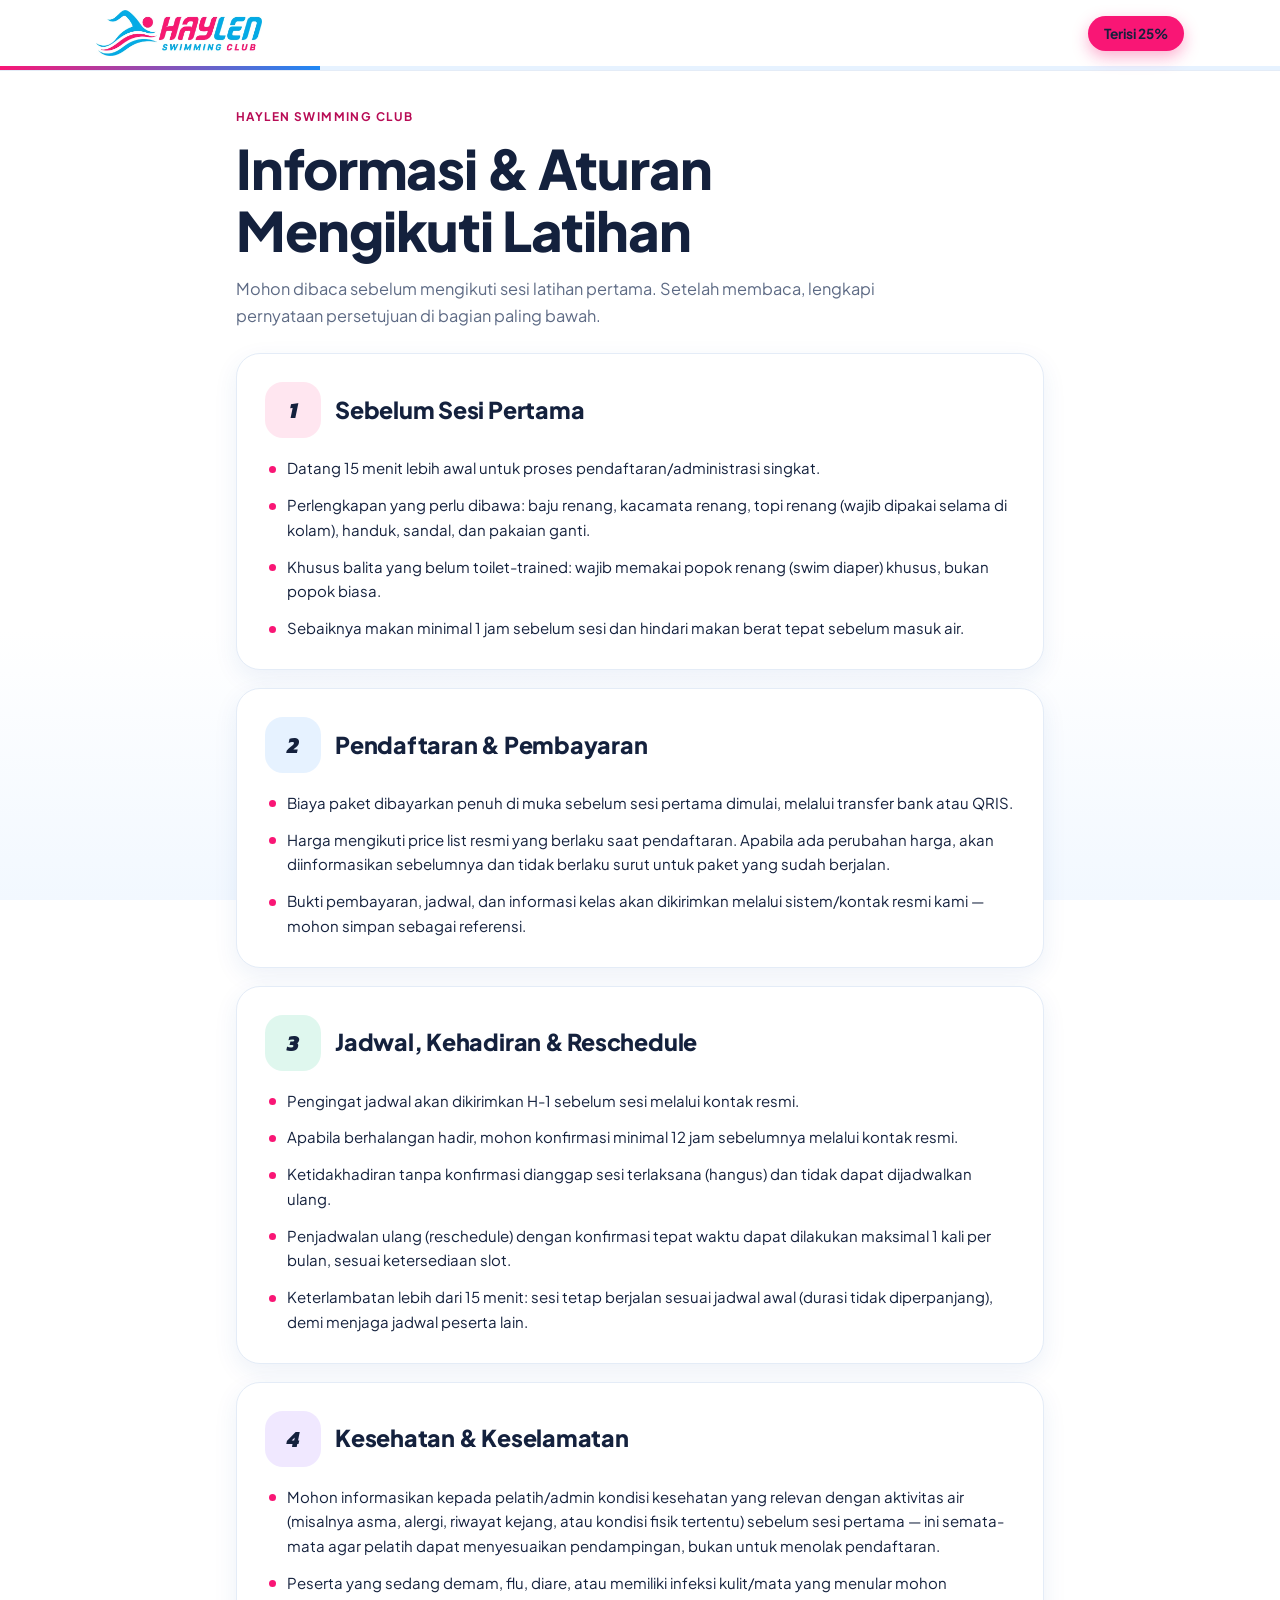
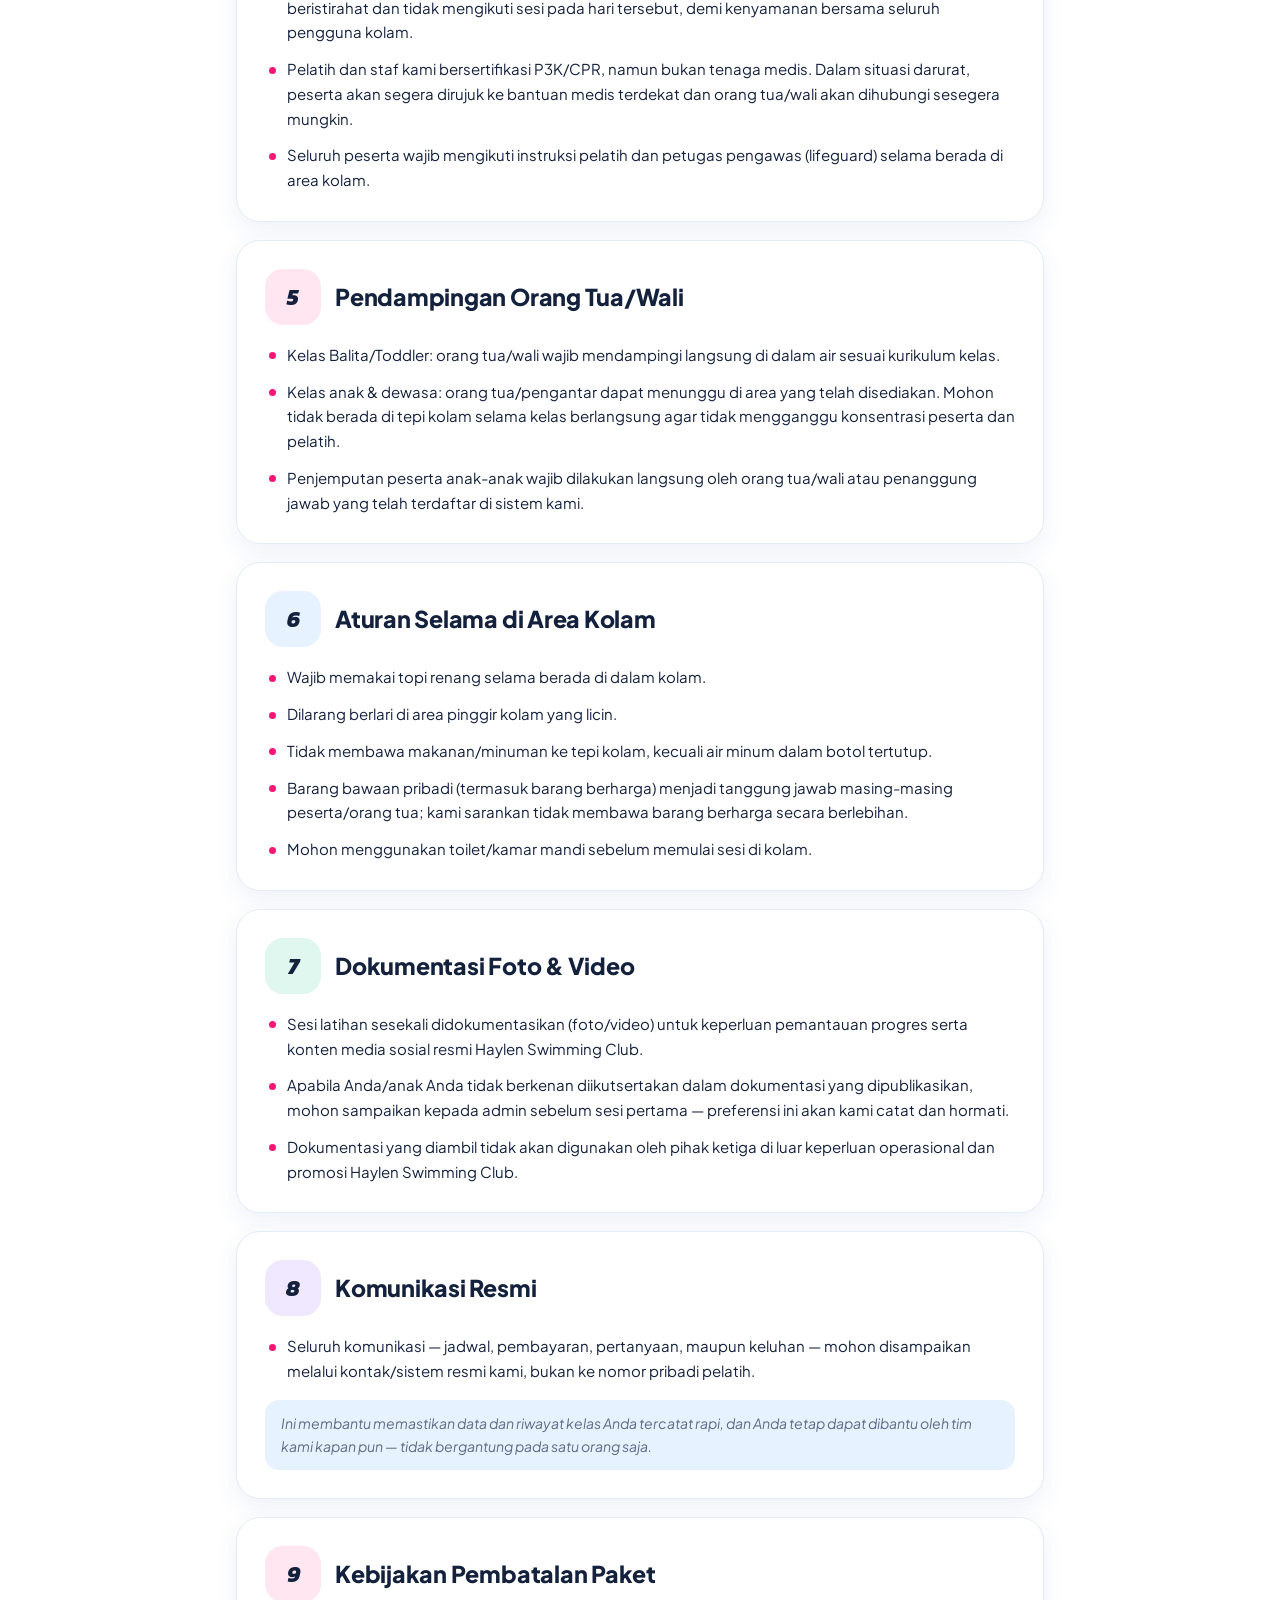
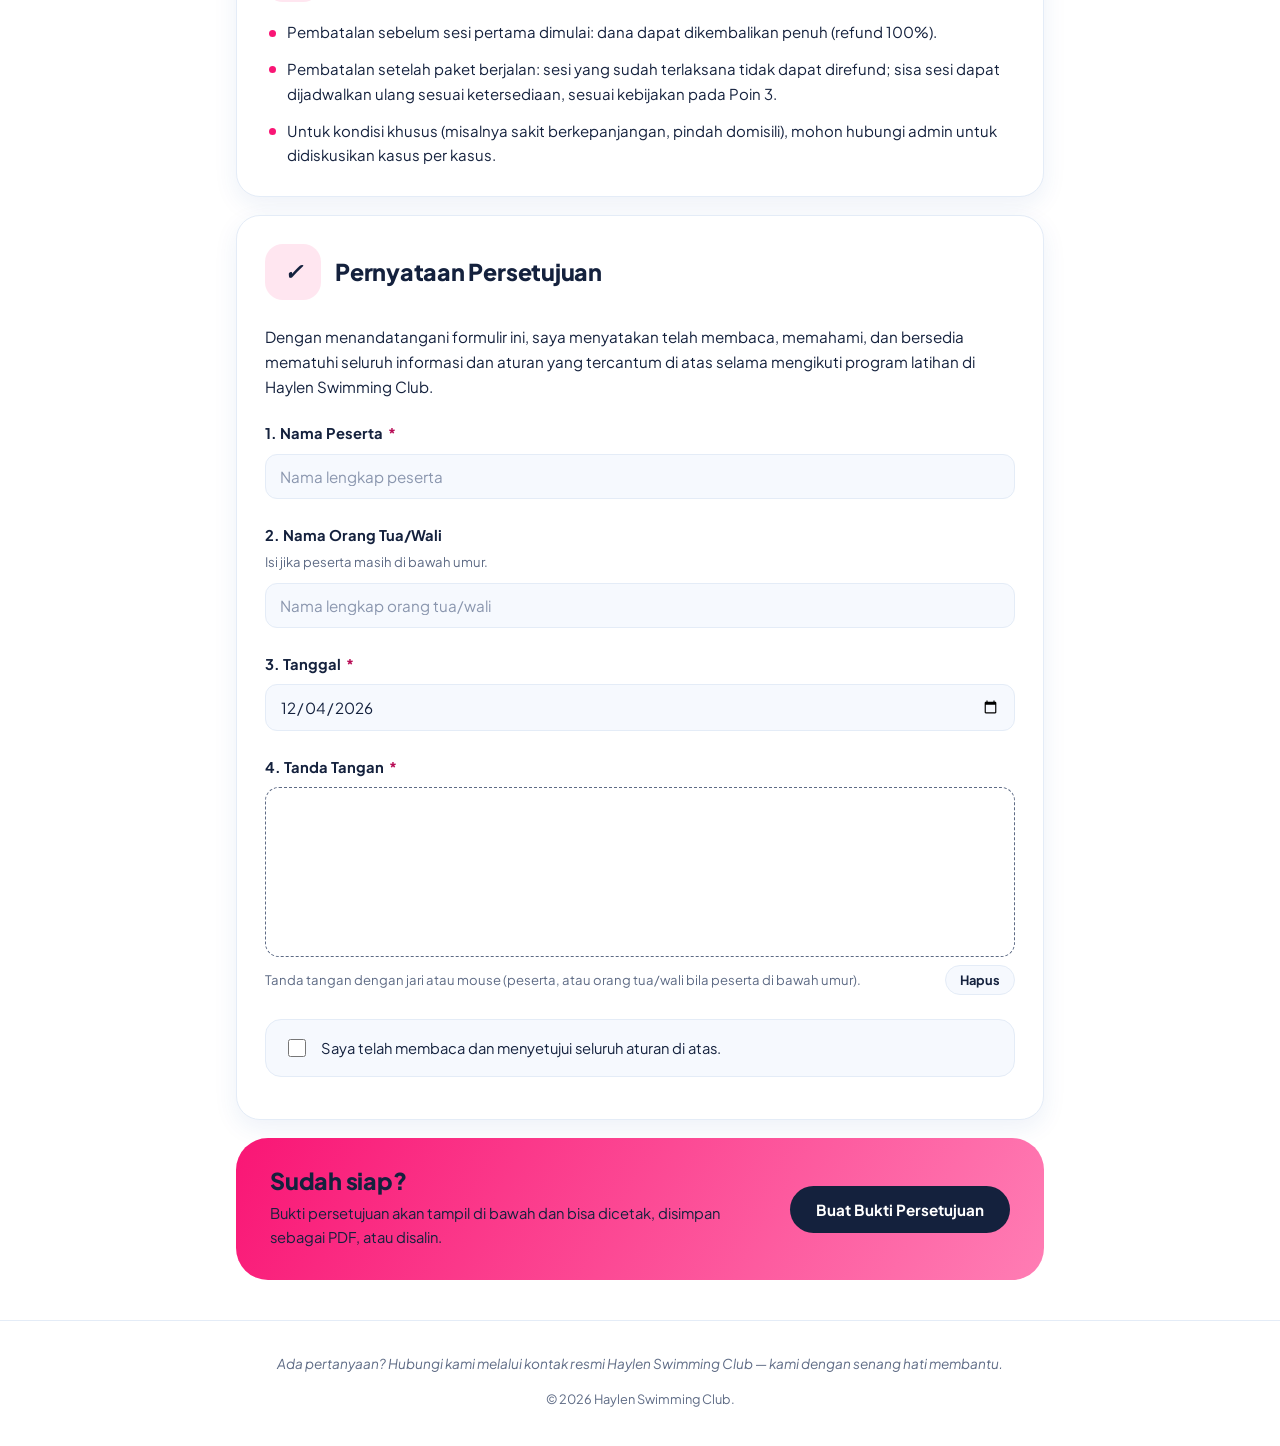
<file: acc-client.html>
<!DOCTYPE html>
<html lang="id">
<head>
<meta charset="UTF-8">
<meta name="viewport" content="width=device-width, initial-scale=1.0">
<meta name="color-scheme" content="light">
<meta name="theme-color" content="#f91675">
<title>Informasi &amp; Aturan Mengikuti Latihan — Haylen Swimming Club</title>
<link rel="preconnect" href="https://fonts.googleapis.com">
<link rel="preconnect" href="https://fonts.gstatic.com" crossorigin>
<link rel="stylesheet" href="https://fonts.googleapis.com/css2?family=Kanit:ital,wght@1,800&family=Plus+Jakarta+Sans:wght@400;500;600;700;800&display=swap">
<style>

:root{
  --bg:#FFFFFF; --bg3:#F2F8FF; --card:#FFFFFF; --card-soft:#F6F9FE; --line:#E4ECF7;
  --ink:#14213D; --muted:#5E6B85;
  --amber:#f91675; --amber-deep:#B80F55; --amber-text:#B80C55; --amber-soft:#FFE6F0;
  --sky:#1E88F5; --sky-soft:#E6F2FF; --mint:#18B98A; --mint-soft:#DFF7EE; --violet:#8E57EA; --violet-soft:#F0E8FF;
  --err:#C93B3B; --err-soft:#FDECEC;
  --shadow:0 8px 24px rgba(30,80,160,.08);
  --display:'Kanit','Arial Black',sans-serif;
  --body:'Plus Jakarta Sans',system-ui,-apple-system,'Segoe UI',sans-serif;
}
*{box-sizing:border-box}
html{scroll-behavior:smooth}
body{margin:0;background-color:var(--bg);background-image:linear-gradient(180deg,var(--bg) 0%,var(--bg) 70%,var(--bg3) 100%);background-attachment:fixed;color:var(--ink);font:400 15px/1.65 var(--body);-webkit-font-smoothing:antialiased}
h1,h2,h3,p{margin:0}
h1,h2,h3{line-height:1.15;text-wrap:balance}
h1{font-weight:800;font-size:clamp(2.1rem,5.4vw,3.4rem);letter-spacing:-.02em}
h2{font-weight:800;font-size:clamp(1.15rem,2.6vw,1.45rem);letter-spacing:-.01em}
.wrap{width:100%;max-width:1120px;margin-inline:auto;padding-inline:16px}
:focus-visible{outline:3px solid var(--sky);outline-offset:2px;border-radius:8px}
.eyebrow{font-size:.74rem;font-weight:700;letter-spacing:.12em;text-transform:uppercase;color:var(--amber-text)}
.lead{font-size:1.02rem;color:var(--muted);max-width:60ch}

/* header */
header.top{position:sticky;top:env(safe-area-inset-top,0px);z-index:50;background:color-mix(in srgb,var(--bg) 88%,transparent);backdrop-filter:blur(10px);border-bottom:1px solid var(--line)}
.bar{display:flex;align-items:center;justify-content:space-between;gap:16px;padding-block:10px}
.brand{display:flex;align-items:center}
.brand svg{height:46px;width:auto;display:block}
.progress-pill{font:700 .86rem var(--body);background:var(--amber);color:var(--ink);padding:9px 16px;border-radius:999px;box-shadow:0 6px 16px rgba(249,22,117,.35);font-variant-numeric:tabular-nums;white-space:nowrap}
.progress-track{height:4px;background:var(--sky-soft);width:100%}
.progress-fill{height:100%;width:0%;background:linear-gradient(90deg,var(--amber),var(--sky));transition:width .2s ease}

/* intro */
.intro{padding:44px 0 36px}
.hero{display:grid;grid-template-columns:1.1fr .9fr;gap:36px;align-items:center}
.hero h1{margin-top:12px}
.hero h1 em{font-style:normal;color:var(--sky)}
.hero .lead{margin-top:16px}
.hero-art{background:linear-gradient(160deg,var(--amber-soft),var(--sky-soft));border:1px solid var(--line);border-radius:32px;padding:26px;overflow:hidden;box-shadow:var(--shadow)}
.hero-art svg{width:100%;height:auto;display:block}
.chips{display:flex;flex-wrap:wrap;gap:8px;margin-top:20px}
.chip{background:var(--card);border:1px solid var(--line);border-radius:999px;padding:6px 13px;font-size:.82rem;font-weight:600}
.note-box{margin-top:18px;background:var(--amber-soft);border-radius:16px;padding:14px 16px;font-size:.88rem;max-width:60ch}

/* form: tiap bagian = satu kartu */
form .wrap{max-width:840px;display:flex;flex-direction:column;gap:18px}
.fsection{background:var(--card);border:1px solid var(--line);border-radius:24px;padding:28px;box-shadow:var(--shadow);min-width:0}
.fsection-head{display:flex;align-items:center;gap:14px;margin-bottom:24px}
.fsection-num{font:italic 800 1.4rem var(--display);width:56px;height:56px;border-radius:18px;display:grid;place-items:center;flex:none;background:var(--amber-soft);color:var(--ink)}
.fsection:nth-child(4n+2) .fsection-num{background:var(--sky-soft)}
.fsection:nth-child(4n+3) .fsection-num{background:var(--mint-soft)}
.fsection:nth-child(4n+4) .fsection-num{background:var(--violet-soft)}

.q{margin-bottom:24px}
.q:last-child{margin-bottom:0}
.q label.qlabel{display:block;font-size:.92rem;font-weight:700;margin-bottom:8px}
.q label.qlabel .req{color:var(--amber-text);margin-left:2px}
.q .hint{font-size:.82rem;color:var(--muted);margin:-4px 0 10px}

input[type=text],input[type=tel],input[type=number],input[type=date],input[type=time],textarea,select{
  width:100%;font:400 .95rem var(--body);color:var(--ink);background:var(--card-soft);
  border:1px solid var(--line);border-radius:12px;padding:12px 14px;transition:border-color .15s,box-shadow .15s,background .15s}
input::placeholder,textarea::placeholder{color:#8A96AE}
input:focus,textarea:focus,select:focus{outline:none;background:#fff;border-color:var(--sky);box-shadow:0 0 0 3px rgba(30,136,245,.18)}
input:user-invalid,textarea:user-invalid,select:user-invalid{border-color:var(--err);background:var(--err-soft)}
input[readonly]{background:var(--sky-soft);color:var(--muted)}
textarea{resize:vertical;min-height:90px}
select{appearance:none;cursor:pointer;background-image:linear-gradient(45deg,transparent 50%,var(--muted) 50%),linear-gradient(135deg,var(--muted) 50%,transparent 50%);background-position:calc(100% - 20px) center,calc(100% - 15px) center;background-size:5px 5px;background-repeat:no-repeat}
select:disabled{color:var(--muted);cursor:not-allowed;opacity:.8}
.row2{display:grid;grid-template-columns:1fr 1fr;gap:12px}
@media (max-width:520px){.row2{grid-template-columns:1fr}}

.choices{display:flex;flex-wrap:wrap;gap:8px}
.choice{position:relative;display:inline-flex;align-items:center;gap:9px;padding:10px 16px;border:1px solid var(--line);border-radius:999px;cursor:pointer;background:var(--card-soft);font:600 .88rem var(--body);transition:background .15s,border-color .15s}
.choice:hover{background:var(--amber-soft)}
.choice input{position:absolute;opacity:0;width:0;height:0}
.choice .box{width:16px;height:16px;border:1.5px solid var(--muted);background:#fff;flex:none;position:relative}
.choice input[type=radio]~.box{border-radius:50%}
.choice input[type=checkbox]~.box{border-radius:5px}
.choice input:checked~.box{border-color:var(--ink);background:var(--ink)}
.choice input[type=radio]:checked~.box::after{content:"";position:absolute;inset:3px;background:var(--amber);border-radius:50%}
.choice input[type=checkbox]:checked~.box::after{content:"";position:absolute;left:4px;top:1px;width:4px;height:8px;border:solid var(--amber);border-width:0 2px 2px 0;transform:rotate(45deg)}
.choice:has(input:checked),.choice:has(input:checked):hover{background:var(--amber);border-color:var(--amber);color:var(--ink)}
.choice input:focus-visible~.box{outline:3px solid var(--sky);outline-offset:2px}

.conditional{margin-top:12px;display:none}
.conditional.show{display:block}

.agree{display:flex;gap:12px;align-items:flex-start;padding:16px 18px;border:1px solid var(--line);border-radius:16px;background:var(--card-soft);cursor:pointer;margin-bottom:14px;transition:background .15s,border-color .15s}
.agree input{margin-top:3px;accent-color:var(--mint);width:18px;height:18px;flex:none}
.agree span{font-size:.92rem}
.agree:has(input:checked){background:var(--mint-soft);border-color:var(--mint)}

/* kirim */
.submit-band{background:linear-gradient(120deg,var(--amber) 0%,#FF7DB4 100%);border-radius:32px;padding:30px 34px;display:flex;flex-wrap:wrap;gap:18px;align-items:center;justify-content:space-between}
.submit-band p{max-width:44ch;margin-top:6px;font-size:.92rem}
.btn-generate{background:var(--ink);color:#fff;border:0;border-radius:999px;padding:14px 26px;font:700 .95rem var(--body);cursor:pointer;display:inline-flex;align-items:center;justify-content:center}
.btn-generate:hover{filter:brightness(1.25)}
.btn-generate:disabled{opacity:.6;cursor:progress}
.status-msg{display:none;padding:12px 16px;border-radius:14px;font-size:.9rem;font-weight:700}
.status-msg.ok{display:block;background:var(--mint-soft);color:#0B6B50}
.status-msg.err{display:block;background:var(--err-soft);color:var(--err)}

footer{border-top:1px solid var(--line);margin-top:40px;padding:28px 0 36px;text-align:center;font-size:.8rem;color:var(--muted)}

/* modal */
.modal-overlay{position:fixed;inset:0;background:rgba(10,18,36,.55);z-index:200;display:none;align-items:center;justify-content:center;padding:20px}
.modal-overlay.show{display:flex}
.modal-box{background:var(--card);border:1px solid var(--line);border-radius:26px;max-width:440px;width:100%;padding:28px 26px 24px;text-align:center;animation:modalIn .22s ease}
@keyframes modalIn{from{opacity:0;transform:translateY(10px) scale(.98)}to{opacity:1;transform:none}}
.modal-icon{width:64px;height:64px;border-radius:50%;background:var(--mint-soft);color:var(--mint);display:grid;place-items:center;margin:0 auto 16px;font-size:1.8rem;font-weight:800}
.modal-box h3{font-size:1.2rem;margin-bottom:10px}
.modal-box p{font-size:.9rem;color:var(--muted);margin-bottom:20px}
.modal-box p b{color:var(--ink)}
.btn-wa{display:flex;align-items:center;justify-content:center;gap:10px;width:100%;background:#25D366;color:#fff;border:0;padding:14px 20px;font:700 .95rem var(--body);border-radius:999px;cursor:pointer;text-decoration:none;box-shadow:0 8px 22px rgba(37,211,102,.3)}
.btn-wa:hover{background:#1EBE5A}
.btn-wa svg{width:20px;height:20px;flex:none}
.modal-skip{display:block;margin:14px auto 0;font:600 .86rem var(--body);color:var(--muted);background:none;border:0;cursor:pointer;text-decoration:underline}

@media (max-width:860px){.hero{grid-template-columns:1fr}.hero-art{order:-1;padding:14px;border-radius:24px}.hero-art svg{max-height:150px}}
@media (max-width:640px){
  body{font-size:14.5px;line-height:1.55}
  h1{font-size:1.85rem}
  .brand svg{height:36px}
  .bar{padding-block:8px}
  .intro{padding:20px 0 24px}
  .chips{display:none}
  .fsection{padding:20px;border-radius:20px}
  .fsection-num{width:44px;height:44px;border-radius:14px;font-size:1.15rem}
  .fsection-head{margin-bottom:18px}
  .submit-band{padding:22px;border-radius:24px}
  .btn-generate{width:100%}
}
@media (prefers-reduced-motion:reduce){html{scroll-behavior:auto}.modal-box{animation:none}.progress-fill{transition:none}}
.intro{padding:36px 0 28px}
.intro .wrap{max-width:840px}
.bank{display:grid;grid-template-columns:repeat(3,auto);justify-content:start;gap:12px 40px;margin:20px 0 0;background:var(--amber-soft);border-radius:16px;padding:14px 22px}
.bank dt{font-size:.74rem;font-weight:700;color:var(--amber-text)}
.bank dd{margin:2px 0 0;font-weight:700;font-variant-numeric:tabular-nums}
@media (max-width:560px){.bank{grid-template-columns:1fr}}
.group-title{font-size:.8rem;font-weight:700;color:var(--muted);margin:16px 0 8px}
#paketGroups>.group-title:first-child{margin-top:0}
.choice .age{font-weight:600;font-size:.76rem;opacity:.65}
#pertemuanBox{margin-top:-8px}
.rek{display:flex;align-items:center;gap:10px}
.btn-copy{display:inline-flex;align-items:center;gap:6px;background:var(--ink);color:#fff;border:0;border-radius:999px;padding:6px 12px;font:700 .78rem var(--body);cursor:pointer;transition:background .15s}
.btn-copy:hover{filter:brightness(1.25)}
.btn-copy.done{background:var(--mint);color:var(--ink)}
form .wrap,.res .wrap{max-width:840px;display:flex;flex-direction:column;gap:18px}
.brand img{height:46px;width:auto;display:block}
@media (max-width:640px){.brand img{height:36px}}
.res{display:none;padding-top:18px}.res.show{display:block}
.rpt{display:grid;margin:0}
.rpt div{display:grid;grid-template-columns:170px 1fr;gap:12px;padding:9px 0;border-bottom:1px solid var(--line);font-size:.9rem}
.rpt dt{color:var(--muted);font-weight:600}.rpt dd{margin:0;white-space:pre-wrap;font-weight:600}
@media (max-width:520px){.rpt div{grid-template-columns:1fr;gap:2px}}
.acts{display:flex;flex-wrap:wrap;gap:10px;margin-top:20px;align-items:center}
.btn-alt{background:var(--card-soft);color:var(--ink);border:1px solid var(--line)}
.toast{font-size:.85rem;font-weight:700;color:#0B6B50}
@media print{.progress-pill,.progress-track,.intro,form,.acts,footer,.status-msg{display:none!important}header.top{position:static;border:0}.res{display:block!important;padding-top:0}.fsection{box-shadow:none}body{background:#fff}}

/* ===== tambahan khusus halaman aturan ===== */
.intro2{padding:36px 0 24px}
.intro2 .wrap{max-width:840px}
.rules{display:flex;flex-direction:column;gap:18px;max-width:840px}
.rules .fsection-head{margin-bottom:18px}
.rl{margin:0;padding:0;list-style:none;display:flex;flex-direction:column;gap:12px}
.rl li{position:relative;padding-left:22px}
.rl li::before{content:"";position:absolute;left:4px;top:.62em;width:7px;height:7px;border-radius:50%;background:var(--amber)}
.rule-note{margin-top:16px;background:var(--sky-soft);border-radius:14px;padding:12px 16px;font-size:.88rem;color:var(--muted);font-style:italic}
.sigpad{display:block;width:100%;height:170px;background:#fff;border:1.5px dashed var(--muted);border-radius:14px;touch-action:none;cursor:crosshair}
.sigpad.bad{border-color:var(--err);background:var(--err-soft)}
.sig-tools{display:flex;justify-content:space-between;align-items:center;gap:12px;margin-top:8px}
.sig-tools .hint{margin:0}
.btn-mini{background:var(--card-soft);color:var(--ink);border:1px solid var(--line);border-radius:999px;padding:6px 14px;font:700 .8rem var(--body);cursor:pointer}
.btn-mini:hover{background:var(--amber-soft)}
.stmt{font-size:.95rem;margin-bottom:22px}
.rpt dd img{display:block;max-width:260px;width:100%;height:auto;border-bottom:1.5px solid var(--ink)}
.res-stmt{font-size:.9rem;color:var(--muted);margin-bottom:14px}
.foot-q{font-size:.85rem;color:var(--muted);font-style:italic;text-align:center;padding:4px 16px}
@media print{
  .intro2{display:block!important;padding:0 0 10px}
  .rules{max-width:none}
  .rules .fsection{break-inside:avoid;page-break-inside:avoid;padding:14px 18px}
  .rules .fsection-num{width:36px;height:36px;font-size:1rem;border-radius:10px}
  .rules .fsection-head{margin-bottom:10px}
  .rl{gap:6px}
  .res:not(.show){display:none!important}
  .res .fsection{break-inside:avoid;page-break-inside:avoid}
  .foot-q{display:block}
  body.print-proof .intro2,body.print-proof .rules{display:none!important}
}
</style>
</head>
<body>
<header class="top">
  <div class="wrap bar">
    <div class="brand"><img src="[data-uri]" alt="Haylen Swimming Club"></div>
    <div class="progress-pill" id="progressPill" role="status" aria-label="Progres pengisian">Terisi 0%</div>
  </div>
  <div class="progress-track"><div class="progress-fill" id="progressFill"></div></div>
</header>

<section class="intro2">
  <div class="wrap">
    <p class="eyebrow">Haylen Swimming Club</p>
    <h1 style="margin-top:10px">Informasi &amp; Aturan Mengikuti Latihan</h1>
    <p class="lead" style="margin-top:14px">Mohon dibaca sebelum mengikuti sesi latihan pertama. Setelah membaca, lengkapi pernyataan persetujuan di bagian paling bawah.</p>
  </div>
</section>

<div class="wrap rules">

  <section class="fsection">
    <div class="fsection-head"><div class="fsection-num">1</div><h2>Sebelum Sesi Pertama</h2></div>
    <ul class="rl">
      <li>Datang 15 menit lebih awal untuk proses pendaftaran/administrasi singkat.</li>
      <li>Perlengkapan yang perlu dibawa: baju renang, kacamata renang, topi renang (wajib dipakai selama di kolam), handuk, sandal, dan pakaian ganti.</li>
      <li>Khusus balita yang belum toilet-trained: wajib memakai popok renang (swim diaper) khusus, bukan popok biasa.</li>
      <li>Sebaiknya makan minimal 1 jam sebelum sesi dan hindari makan berat tepat sebelum masuk air.</li>
    </ul>
  </section>

  <section class="fsection">
    <div class="fsection-head"><div class="fsection-num">2</div><h2>Pendaftaran &amp; Pembayaran</h2></div>
    <ul class="rl">
      <li>Biaya paket dibayarkan penuh di muka sebelum sesi pertama dimulai, melalui transfer bank atau QRIS.</li>
      <li>Harga mengikuti price list resmi yang berlaku saat pendaftaran. Apabila ada perubahan harga, akan diinformasikan sebelumnya dan tidak berlaku surut untuk paket yang sudah berjalan.</li>
      <li>Bukti pembayaran, jadwal, dan informasi kelas akan dikirimkan melalui sistem/kontak resmi kami — mohon simpan sebagai referensi.</li>
    </ul>
  </section>

  <section class="fsection">
    <div class="fsection-head"><div class="fsection-num">3</div><h2>Jadwal, Kehadiran &amp; Reschedule</h2></div>
    <ul class="rl">
      <li>Pengingat jadwal akan dikirimkan H-1 sebelum sesi melalui kontak resmi.</li>
      <li>Apabila berhalangan hadir, mohon konfirmasi minimal 12 jam sebelumnya melalui kontak resmi.</li>
      <li>Ketidakhadiran tanpa konfirmasi dianggap sesi terlaksana (hangus) dan tidak dapat dijadwalkan ulang.</li>
      <li>Penjadwalan ulang (reschedule) dengan konfirmasi tepat waktu dapat dilakukan maksimal 1 kali per bulan, sesuai ketersediaan slot.</li>
      <li>Keterlambatan lebih dari 15 menit: sesi tetap berjalan sesuai jadwal awal (durasi tidak diperpanjang), demi menjaga jadwal peserta lain.</li>
    </ul>
  </section>

  <section class="fsection">
    <div class="fsection-head"><div class="fsection-num">4</div><h2>Kesehatan &amp; Keselamatan</h2></div>
    <ul class="rl">
      <li>Mohon informasikan kepada pelatih/admin kondisi kesehatan yang relevan dengan aktivitas air (misalnya asma, alergi, riwayat kejang, atau kondisi fisik tertentu) sebelum sesi pertama — ini semata-mata agar pelatih dapat menyesuaikan pendampingan, bukan untuk menolak pendaftaran.</li>
      <li>Peserta yang sedang demam, flu, diare, atau memiliki infeksi kulit/mata yang menular mohon beristirahat dan tidak mengikuti sesi pada hari tersebut, demi kenyamanan bersama seluruh pengguna kolam.</li>
      <li>Pelatih dan staf kami bersertifikasi P3K/CPR, namun bukan tenaga medis. Dalam situasi darurat, peserta akan segera dirujuk ke bantuan medis terdekat dan orang tua/wali akan dihubungi sesegera mungkin.</li>
      <li>Seluruh peserta wajib mengikuti instruksi pelatih dan petugas pengawas (lifeguard) selama berada di area kolam.</li>
    </ul>
  </section>

  <section class="fsection">
    <div class="fsection-head"><div class="fsection-num">5</div><h2>Pendampingan Orang Tua/Wali</h2></div>
    <ul class="rl">
      <li>Kelas Balita/Toddler: orang tua/wali wajib mendampingi langsung di dalam air sesuai kurikulum kelas.</li>
      <li>Kelas anak &amp; dewasa: orang tua/pengantar dapat menunggu di area yang telah disediakan. Mohon tidak berada di tepi kolam selama kelas berlangsung agar tidak mengganggu konsentrasi peserta dan pelatih.</li>
      <li>Penjemputan peserta anak-anak wajib dilakukan langsung oleh orang tua/wali atau penanggung jawab yang telah terdaftar di sistem kami.</li>
    </ul>
  </section>

  <section class="fsection">
    <div class="fsection-head"><div class="fsection-num">6</div><h2>Aturan Selama di Area Kolam</h2></div>
    <ul class="rl">
      <li>Wajib memakai topi renang selama berada di dalam kolam.</li>
      <li>Dilarang berlari di area pinggir kolam yang licin.</li>
      <li>Tidak membawa makanan/minuman ke tepi kolam, kecuali air minum dalam botol tertutup.</li>
      <li>Barang bawaan pribadi (termasuk barang berharga) menjadi tanggung jawab masing-masing peserta/orang tua; kami sarankan tidak membawa barang berharga secara berlebihan.</li>
      <li>Mohon menggunakan toilet/kamar mandi sebelum memulai sesi di kolam.</li>
    </ul>
  </section>

  <section class="fsection">
    <div class="fsection-head"><div class="fsection-num">7</div><h2>Dokumentasi Foto &amp; Video</h2></div>
    <ul class="rl">
      <li>Sesi latihan sesekali didokumentasikan (foto/video) untuk keperluan pemantauan progres serta konten media sosial resmi Haylen Swimming Club.</li>
      <li>Apabila Anda/anak Anda tidak berkenan diikutsertakan dalam dokumentasi yang dipublikasikan, mohon sampaikan kepada admin sebelum sesi pertama — preferensi ini akan kami catat dan hormati.</li>
      <li>Dokumentasi yang diambil tidak akan digunakan oleh pihak ketiga di luar keperluan operasional dan promosi Haylen Swimming Club.</li>
    </ul>
  </section>

  <section class="fsection">
    <div class="fsection-head"><div class="fsection-num">8</div><h2>Komunikasi Resmi</h2></div>
    <ul class="rl">
      <li>Seluruh komunikasi — jadwal, pembayaran, pertanyaan, maupun keluhan — mohon disampaikan melalui kontak/sistem resmi kami, bukan ke nomor pribadi pelatih.</li>
    </ul>
    <p class="rule-note">Ini membantu memastikan data dan riwayat kelas Anda tercatat rapi, dan Anda tetap dapat dibantu oleh tim kami kapan pun — tidak bergantung pada satu orang saja.</p>
  </section>

  <section class="fsection">
    <div class="fsection-head"><div class="fsection-num">9</div><h2>Kebijakan Pembatalan Paket</h2></div>
    <ul class="rl">
      <li>Pembatalan sebelum sesi pertama dimulai: dana dapat dikembalikan penuh (refund 100%).</li>
      <li>Pembatalan setelah paket berjalan: sesi yang sudah terlaksana tidak dapat direfund; sisa sesi dapat dijadwalkan ulang sesuai ketersediaan, sesuai kebijakan pada Poin 3.</li>
      <li>Untuk kondisi khusus (misalnya sakit berkepanjangan, pindah domisili), mohon hubungi admin untuk didiskusikan kasus per kasus.</li>
    </ul>
  </section>

</div>

<form id="f" novalidate>
<div class="wrap" style="max-width:840px;display:flex;flex-direction:column;gap:18px;margin-top:18px">
  <div class="fsection" id="consent">
    <div class="fsection-head"><div class="fsection-num">&#10003;</div><h2>Pernyataan Persetujuan</h2></div>
    <p class="stmt">Dengan menandatangani formulir ini, saya menyatakan telah membaca, memahami, dan bersedia mematuhi seluruh informasi dan aturan yang tercantum di atas selama mengikuti program latihan di Haylen Swimming Club.</p>

    <div class="q"><label class="qlabel" for="nama">1. Nama Peserta <span class="req">*</span></label><input type="text" id="nama" name="nama" required autocomplete="name" placeholder="Nama lengkap peserta"></div>
    <div class="q"><label class="qlabel" for="wali">2. Nama Orang Tua/Wali</label><p class="hint">Isi jika peserta masih di bawah umur.</p><input type="text" id="wali" name="wali" placeholder="Nama lengkap orang tua/wali"></div>
    <div class="q"><label class="qlabel" for="tgl">3. Tanggal <span class="req">*</span></label><input type="date" id="tgl" name="tgl" required></div>
    <div class="q"><label class="qlabel" for="sig">4. Tanda Tangan <span class="req">*</span></label>
      <canvas id="sig" class="sigpad" aria-label="Kolom tanda tangan"></canvas>
      <div class="sig-tools"><p class="hint">Tanda tangan dengan jari atau mouse (peserta, atau orang tua/wali bila peserta di bawah umur).</p><button type="button" class="btn-mini" id="sigClear">Hapus</button></div>
    </div>
    <div class="q"><label class="agree"><input type="checkbox" id="benar" required><span>Saya telah membaca dan menyetujui seluruh aturan di atas.</span></label></div>
  </div>

  <div class="submit-band">
    <div>
      <h2>Sudah siap?</h2>
      <p>Bukti persetujuan akan tampil di bawah dan bisa dicetak, disimpan sebagai PDF, atau disalin.</p>
    </div>
    <button type="submit" class="btn-generate">Buat Bukti Persetujuan</button>
  </div>
  <div class="status-msg" id="statusMsg" role="status"></div>
</div>
</form>

<section class="res" id="hasil"><div class="wrap"><div class="fsection">
  <div class="fsection-head"><div class="fsection-num">&#10003;</div><h2>Bukti Persetujuan</h2></div>
  <p class="res-stmt">Dengan menandatangani formulir ini, saya menyatakan telah membaca, memahami, dan bersedia mematuhi seluruh informasi dan aturan yang tercantum di atas selama mengikuti program latihan di Haylen Swimming Club.</p>
  <dl class="rpt" id="rpt"></dl>
  <div class="acts"><button type="button" class="btn-generate" id="cetakBukti">Cetak Bukti Persetujuan Saja</button><button type="button" class="btn-generate" id="cetakLengkap">Cetak Beserta Keterangan</button><button type="button" class="btn-generate btn-alt" id="salin">Salin Ringkasan</button><button type="button" class="btn-generate btn-alt" id="baru">Isi Ulang</button><span class="toast" id="toast"></span></div>
</div></div></section>

<footer>
  <div class="wrap"><p class="foot-q">Ada pertanyaan? Hubungi kami melalui kontak resmi Haylen Swimming Club — kami dengan senang hati membantu.</p><p style="margin-top:10px">&copy; 2026 Haylen Swimming Club.</p></div>
</footer>

<script>
(function(){
  const f=document.getElementById('f'),$=function(id){return document.getElementById(id)};
  const p2=function(n){return String(n).padStart(2,'0')};
  const BULAN=['Januari','Februari','Maret','April','Mei','Juni','Juli','Agustus','September','Oktober','November','Desember'];
  function tglID(s){const a=s.split('-');return a.length===3?parseInt(a[2],10)+' '+BULAN[parseInt(a[1],10)-1]+' '+a[0]:s}
  function today(){const d=new Date();$('tgl').value=d.getFullYear()+'-'+p2(d.getMonth()+1)+'-'+p2(d.getDate())}
  today();

  // ---- tanda tangan ----
  const cv=$('sig'),ctx=cv.getContext('2d');let drawing=false,has=false,lastW=0;
  function setup(){
    const r=cv.getBoundingClientRect();if(!r.width)return;
    const d=window.devicePixelRatio||1;
    cv.width=Math.round(r.width*d);cv.height=Math.round(r.height*d);lastW=r.width;
    ctx.setTransform(d,0,0,d,0,0);ctx.lineWidth=2.4;ctx.lineCap='round';ctx.lineJoin='round';ctx.strokeStyle='#14213D';
  }
  setup();
  window.addEventListener('resize',function(){if(!has&&Math.abs(cv.getBoundingClientRect().width-lastW)>1)setup()});
  function pos(e){const r=cv.getBoundingClientRect();return[e.clientX-r.left,e.clientY-r.top]}
  cv.addEventListener('pointerdown',function(e){
    e.preventDefault();drawing=true;has=true;cv.classList.remove('bad');
    try{cv.setPointerCapture(e.pointerId)}catch(x){}
    const p=pos(e);ctx.beginPath();ctx.moveTo(p[0],p[1]);ctx.lineTo(p[0]+.01,p[1]+.01);ctx.stroke();progress();
  });
  cv.addEventListener('pointermove',function(e){if(!drawing)return;e.preventDefault();const p=pos(e);ctx.lineTo(p[0],p[1]);ctx.stroke()});
  ['pointerup','pointercancel'].forEach(function(t){cv.addEventListener(t,function(){drawing=false})});
  $('sigClear').addEventListener('click',function(){ctx.save();ctx.setTransform(1,0,0,1,0,0);ctx.clearRect(0,0,cv.width,cv.height);ctx.restore();has=false;progress()});

  // ---- progres ----
  const fillEl=$('progressFill'),pillEl=$('progressPill');
  function progress(){
    const items=[$('nama').value.trim()!=='',$('tgl').value!=='',has,$('benar').checked];
    const pct=Math.round(items.filter(Boolean).length/items.length*100);
    fillEl.style.width=pct+'%';pillEl.textContent='Terisi '+pct+'%';
  }
  f.addEventListener('input',progress);f.addEventListener('change',progress);progress();

  // ---- hasil ----
  const statusMsg=$('statusMsg');let rows=[],sigData='';
  f.addEventListener('submit',function(e){
    e.preventDefault();statusMsg.className='status-msg';statusMsg.textContent='';
    if(!f.checkValidity()){f.reportValidity();return}
    if(!has){cv.classList.add('bad');cv.scrollIntoView({behavior:'smooth',block:'center'});statusMsg.className='status-msg err';statusMsg.textContent='Tanda tangan belum diisi.';return}
    const n=new Date();
    sigData=cv.toDataURL('image/png');
    rows=[
      ['Nama Peserta',$('nama').value.trim()],
      ['Nama Orang Tua/Wali',$('wali').value.trim()||'-'],
      ['Tanggal',tglID($('tgl').value)],
      ['Dicatat pada',tglID(n.getFullYear()+'-'+p2(n.getMonth()+1)+'-'+p2(n.getDate()))+', pukul '+p2(n.getHours())+'.'+p2(n.getMinutes())+' WIB'],
      ['Tanda Tangan',null]
    ];
    const box=$('rpt');box.innerHTML='';
    rows.forEach(function(r){
      const w=document.createElement('div'),dt=document.createElement('dt'),dd=document.createElement('dd');
      dt.textContent=r[0];
      if(r[1]===null){const im=document.createElement('img');im.src=sigData;im.alt='Tanda tangan';dd.appendChild(im)}else dd.textContent=r[1];
      w.appendChild(dt);w.appendChild(dd);box.appendChild(w);
    });
    statusMsg.className='status-msg ok';statusMsg.textContent='Bukti persetujuan berhasil dibuat. Ringkasannya ada di bawah.';
    $('hasil').classList.add('show');
    $('hasil').scrollIntoView({behavior:'smooth',block:'start'});
  });
  function cetak(onlyProof){document.body.classList.toggle('print-proof',onlyProof);window.print()}
  window.addEventListener('afterprint',function(){document.body.classList.remove('print-proof')});
  $('cetakBukti').addEventListener('click',function(){cetak(true)});
  $('cetakLengkap').addEventListener('click',function(){cetak(false)});
  $('salin').addEventListener('click',function(){
    const t='PERNYATAAN PERSETUJUAN — HAYLEN SWIMMING CLUB\nInformasi & Aturan Mengikuti Latihan\n\n'+rows.filter(function(r){return r[1]!==null}).map(function(r){return r[0]+': '+r[1]}).join('\n')+'\nTanda Tangan: sudah dibubuhkan';
    const ok=function(m){$('toast').textContent=m;setTimeout(function(){$('toast').textContent=''},2200)};
    function fb(){const ta=document.createElement('textarea');ta.value=t;ta.style.cssText='position:fixed;opacity:0';document.body.appendChild(ta);ta.select();let s=false;try{s=document.execCommand('copy')}catch(x){}document.body.removeChild(ta);ok(s?'Tersalin':'Gagal, salin manual')}
    if(navigator.clipboard&&navigator.clipboard.writeText){navigator.clipboard.writeText(t).then(function(){ok('Tersalin')},fb)}else fb();
  });
  $('baru').addEventListener('click',function(){
    f.reset();today();$('sigClear').click();$('hasil').classList.remove('show');
    statusMsg.className='status-msg';statusMsg.textContent='';progress();
    $('consent').scrollIntoView({behavior:'smooth',block:'start'});
  });
})();
</script>
</body>
</html>
</file>
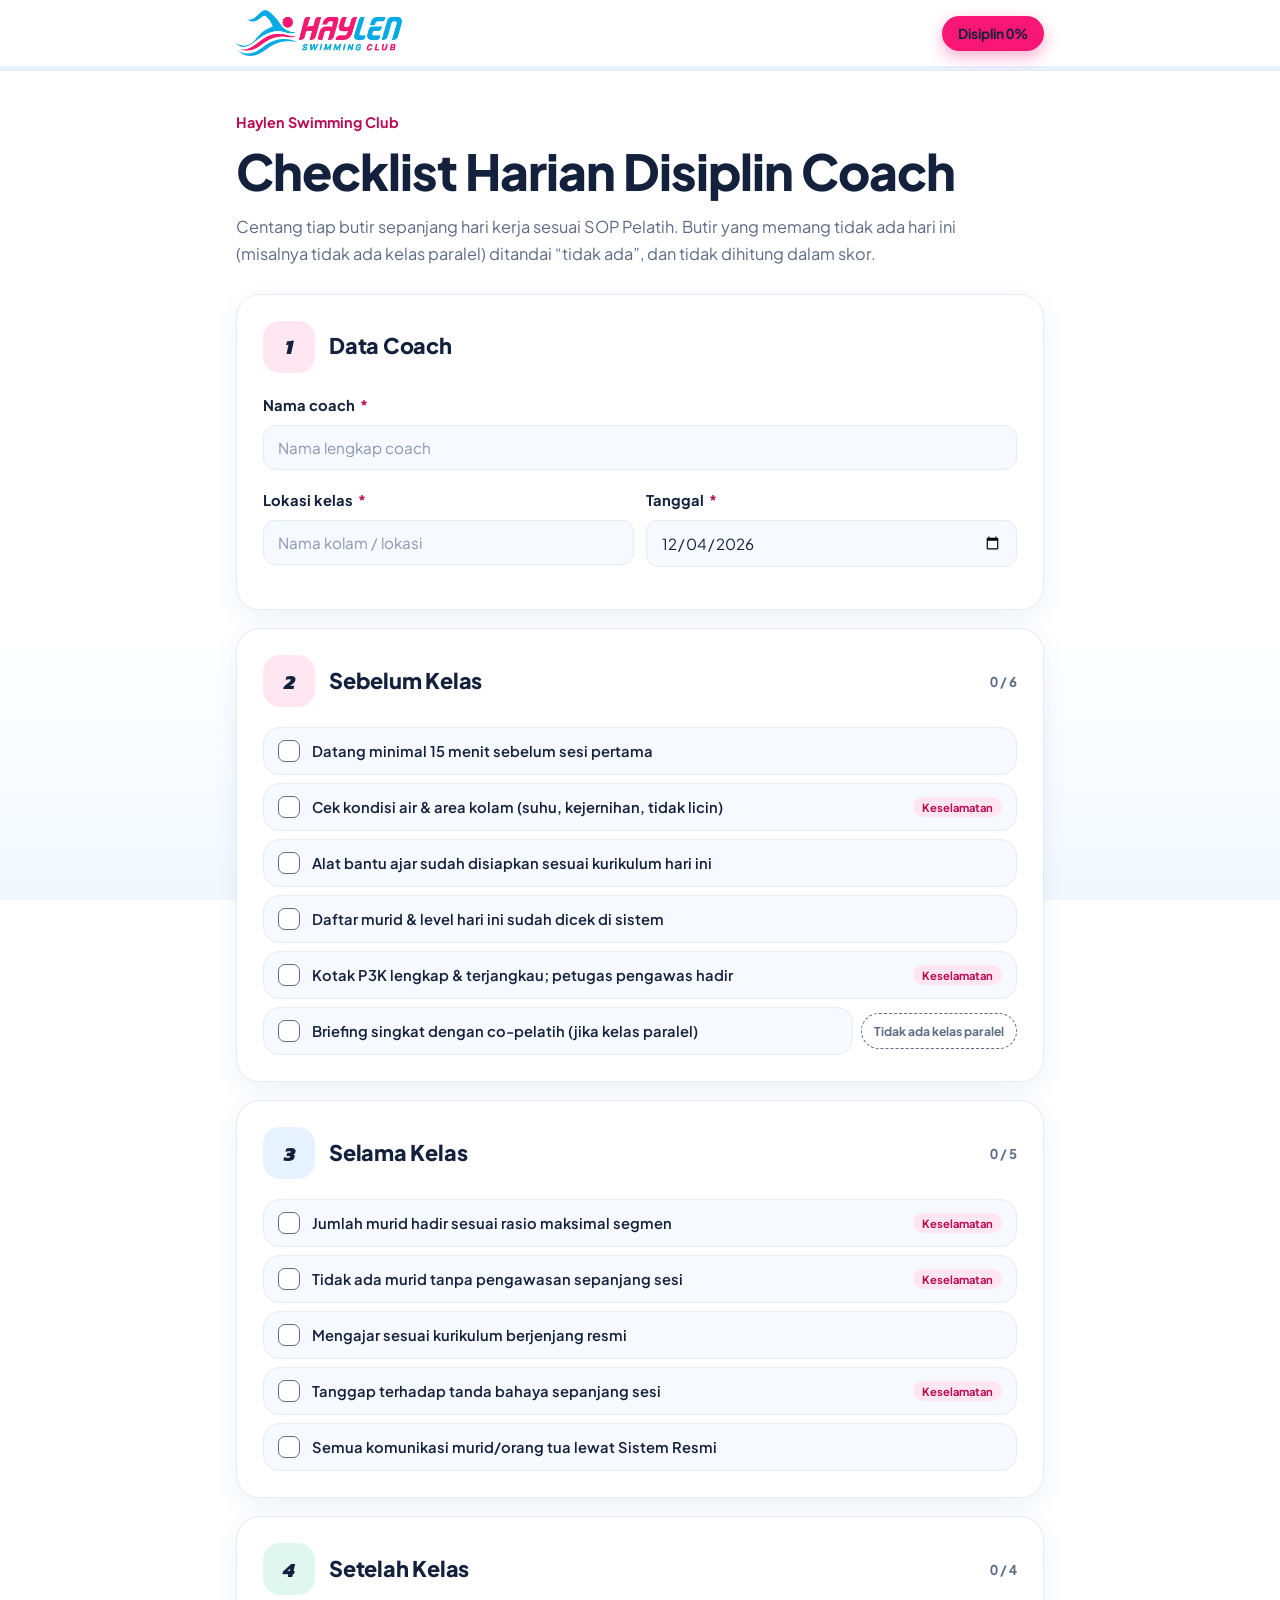
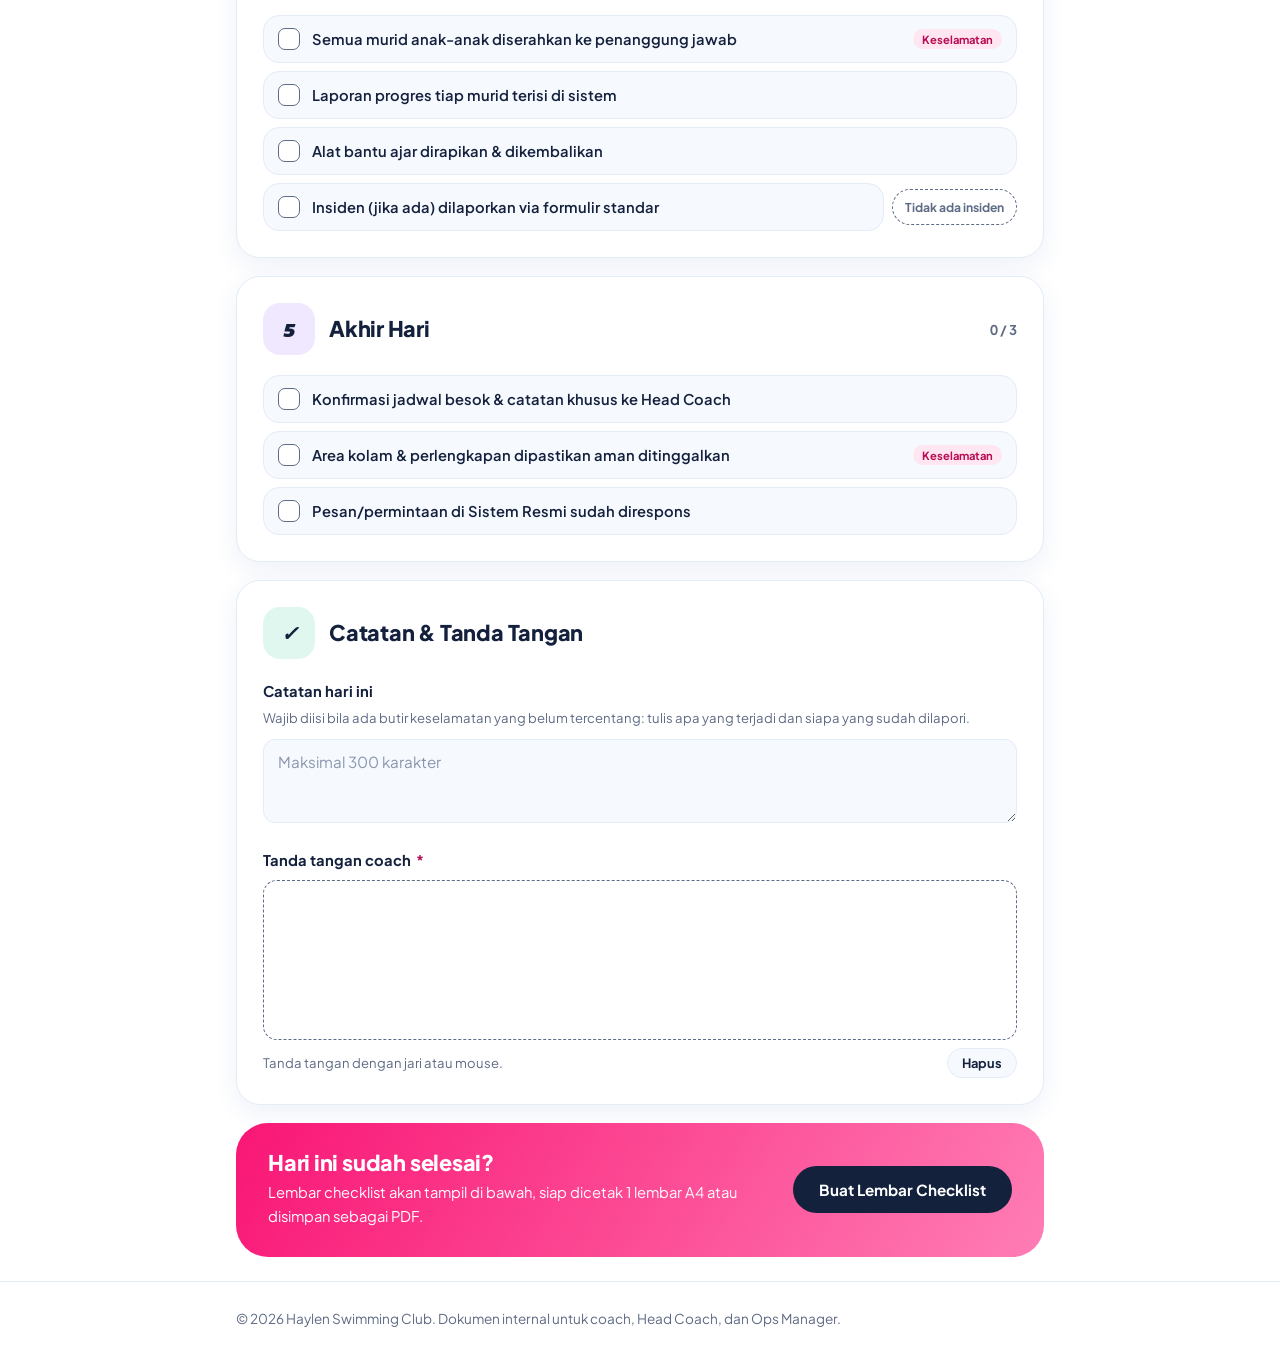
<file: disiplin-coach.html>
<!DOCTYPE html>
<html lang="id">
<head>
<meta charset="UTF-8">
<meta name="viewport" content="width=device-width, initial-scale=1, viewport-fit=cover">
<meta name="color-scheme" content="light">
<meta name="theme-color" content="#f91675">
<title>Checklist Harian Disiplin Coach — Haylen Swimming Club</title>
<link rel="preconnect" href="https://fonts.googleapis.com">
<link rel="preconnect" href="https://fonts.gstatic.com" crossorigin>
<link rel="stylesheet" href="https://fonts.googleapis.com/css2?family=Kanit:ital,wght@1,800&family=Plus+Jakarta+Sans:wght@400;500;600;700;800&display=swap">
<style>
:root{
  --bg:#FFFFFF; --bg3:#F2F8FF; --card:#FFFFFF; --card-soft:#F6F9FE; --line:#E4ECF7;
  --ink:#14213D; --muted:#5E6B85;
  --amber:#f91675; --amber-deep:#B80F55; --amber-text:#B80C55; --amber-soft:#FFE6F0;
  --sky:#1E88F5; --sky-soft:#E6F2FF; --mint:#18B98A; --mint-soft:#DFF7EE; --violet:#8E57EA; --violet-soft:#F0E8FF;
  --err:#C93B3B; --err-soft:#FDECEC;
  --shadow:0 8px 24px rgba(30,80,160,.08);
  --display:'Kanit','Arial Black',sans-serif;
  --body:'Plus Jakarta Sans',system-ui,-apple-system,'Segoe UI',sans-serif;
}
*{box-sizing:border-box}
html{scroll-behavior:smooth}
body{margin:0;background-color:var(--bg);background-image:linear-gradient(180deg,var(--bg) 0%,var(--bg) 70%,var(--bg3) 100%);background-attachment:fixed;color:var(--ink);font:400 15px/1.65 var(--body);-webkit-font-smoothing:antialiased}
h1,h2,h3,h4,p{margin:0}
h1,h2,h3{line-height:1.15;text-wrap:balance}
h1{font-weight:800;font-size:clamp(2rem,5.2vw,3.1rem);letter-spacing:-.02em}
h2{font-weight:800;font-size:clamp(1.1rem,2.6vw,1.35rem);letter-spacing:-.01em}
.wrap{width:100%;max-width:840px;margin-inline:auto;padding-inline:16px}
:focus-visible{outline:3px solid var(--sky);outline-offset:2px;border-radius:8px}
.lead{font-size:1.02rem;color:var(--muted);max-width:60ch}

/* header */
header.top{position:sticky;top:env(safe-area-inset-top,0px);z-index:50;background:color-mix(in srgb,var(--bg) 88%,transparent);backdrop-filter:blur(10px);border-bottom:1px solid var(--line)}
.bar{display:flex;align-items:center;justify-content:space-between;gap:16px;padding-block:10px}
.brand img{height:46px;width:auto;display:block}
.pill{font:700 .86rem var(--body);background:var(--amber);color:var(--ink);padding:9px 16px;border-radius:999px;box-shadow:0 6px 16px rgba(249,22,117,.35);font-variant-numeric:tabular-nums;white-space:nowrap}
.track{height:4px;background:var(--sky-soft);width:100%}
.fill{height:100%;width:0%;background:linear-gradient(90deg,var(--amber),var(--sky));transition:width .2s ease}

.intro{padding:40px 0 26px}
.intro .lead{margin-top:14px}
.intro .eyebrow{font-size:.9rem;font-weight:700;color:var(--amber-text)}

form .stack{display:flex;flex-direction:column;gap:18px}
.card{background:var(--card);border:1px solid var(--line);border-radius:24px;padding:26px;box-shadow:var(--shadow);min-width:0}
.card-head{display:flex;align-items:center;gap:14px;margin-bottom:20px}
.badge{font:italic 800 1.3rem var(--display);width:52px;height:52px;border-radius:17px;display:grid;place-items:center;flex:none;background:var(--amber-soft);color:var(--ink)}
.card:nth-of-type(4n+2) .badge{background:var(--sky-soft)}
.card:nth-of-type(4n+3) .badge{background:var(--mint-soft)}
.card:nth-of-type(4n+4) .badge{background:var(--violet-soft)}
.card-head .meta{margin-left:auto;font:700 .84rem var(--body);color:var(--muted);font-variant-numeric:tabular-nums;white-space:nowrap}
.card-head .meta.full{color:#0B6B50}

.q{margin-bottom:18px}.q:last-child{margin-bottom:0}
.q label.qlabel{display:block;font-size:.92rem;font-weight:700;margin-bottom:8px}
.q .req{color:var(--amber-text);margin-left:2px}
.q .hint{font-size:.82rem;color:var(--muted);margin:-4px 0 10px}
input[type=text],input[type=date],textarea{width:100%;font:400 .95rem var(--body);color:var(--ink);background:var(--card-soft);border:1px solid var(--line);border-radius:12px;padding:12px 14px;transition:border-color .15s,box-shadow .15s,background .15s}
input::placeholder,textarea::placeholder{color:#8A96AE}
input:focus,textarea:focus{outline:none;background:#fff;border-color:var(--sky);box-shadow:0 0 0 3px rgba(30,136,245,.18)}
textarea{resize:vertical;min-height:84px}
.row2{display:grid;grid-template-columns:1fr 1fr;gap:12px}
@media (max-width:560px){.row2{grid-template-columns:1fr}}

/* butir checklist */
.items{display:flex;flex-direction:column;gap:8px}
.it{display:flex;align-items:stretch;gap:8px}
.chk{position:relative;flex:1;display:flex;align-items:center;gap:12px;padding:12px 14px;border:1px solid var(--line);border-radius:16px;background:var(--card-soft);cursor:pointer;font-weight:600;font-size:.92rem;line-height:1.4;transition:background .15s,border-color .15s;min-width:0}
.chk:hover{background:var(--amber-soft)}
.chk input{position:absolute;opacity:0;width:0;height:0}
.box{width:22px;height:22px;flex:none;border:1.5px solid var(--muted);border-radius:7px;background:#fff;position:relative}
.chk input:checked~.box{border-color:var(--ink);background:var(--ink)}
.chk input:checked~.box::after{content:"";position:absolute;left:7px;top:2px;width:6px;height:11px;border:solid var(--amber);border-width:0 2.5px 2.5px 0;transform:rotate(45deg)}
.chk:has(input:checked){background:var(--mint-soft);border-color:#9BE0C8}
.chk input:focus-visible~.box{outline:3px solid var(--sky);outline-offset:2px}
.tx{flex:1;min-width:0}
.tag{flex:none;font:700 .7rem var(--body);padding:3px 9px;border-radius:999px;background:var(--amber-soft);color:var(--amber-text)}
.na{flex:none;align-self:center;font:700 .76rem var(--body);padding:9px 12px;border-radius:999px;border:1px dashed var(--muted);background:#fff;color:var(--muted);cursor:pointer;white-space:nowrap}
.na:hover{background:var(--sky-soft)}
.na[aria-pressed=true]{background:var(--ink);color:#fff;border-style:solid;border-color:var(--ink)}
.it.is-na .chk{opacity:.5;background:var(--card-soft);border-style:dashed;cursor:default}
.it.is-na .tx{text-decoration:line-through}
@media (max-width:560px){.it{flex-wrap:wrap}.chk{flex:1 1 100%}.na{margin-left:14px}.tag{display:none}}

/* tanda tangan */
.sigpad{display:block;width:100%;height:160px;background:#fff;border:1.5px dashed var(--muted);border-radius:14px;touch-action:none;cursor:crosshair}
.sigpad.bad{border-color:var(--err);background:var(--err-soft)}
.sig-tools{display:flex;justify-content:space-between;align-items:center;gap:12px;margin-top:8px}
.sig-tools .hint{margin:0}
.btn-mini{background:var(--card-soft);color:var(--ink);border:1px solid var(--line);border-radius:999px;padding:6px 14px;font:700 .8rem var(--body);cursor:pointer}
.btn-mini:hover{background:var(--amber-soft)}

.submit-band{background:linear-gradient(120deg,var(--amber) 0%,#FF7DB4 100%);border-radius:32px;padding:28px 32px;display:flex;flex-wrap:wrap;gap:16px;align-items:center;justify-content:space-between}
.submit-band h2{color:#fff}.submit-band p{color:#fff;font-size:.92rem;margin-top:4px;max-width:46ch}
.btn{background:var(--ink);color:#fff;border:0;border-radius:999px;padding:14px 26px;font:700 .95rem var(--body);cursor:pointer;display:inline-flex;align-items:center;justify-content:center}
.btn:hover{filter:brightness(1.2)}
.btn.alt{background:var(--card-soft);color:var(--ink);border:1px solid var(--line)}
.msg{display:none;padding:12px 16px;border-radius:14px;font-size:.9rem;font-weight:700}
.msg.ok{display:block;background:var(--mint-soft);color:#0B6B50}
.msg.err{display:block;background:var(--err-soft);color:var(--err)}
@media (max-width:640px){.btn{width:100%}.card{padding:20px;border-radius:20px}.submit-band{padding:22px;border-radius:24px}}

/* hasil */
.res{display:none;padding:26px 0 10px}.res.show{display:block}
.acts{display:flex;flex-wrap:wrap;gap:10px;margin-bottom:18px;align-items:center}
.toast{font-size:.85rem;font-weight:700;color:#0B6B50}
.paper{background:#fff;border:1px solid var(--line);border-radius:18px;padding:28px 30px;box-shadow:var(--shadow);font-size:10.5pt;line-height:1.45}
.kop{display:flex;align-items:center;justify-content:space-between;gap:14px;padding-bottom:10px;border-bottom:2px solid var(--ink)}
.kop img{height:11mm;width:auto;display:block}
.kop b{display:block;font:800 13pt var(--body);text-align:right}
.kop span{display:block;font-size:9pt;color:var(--muted);text-align:right}
.info{width:100%;border-collapse:collapse;margin:10px 0 8px;font-size:10pt}
.info td{padding:3px 0;vertical-align:top}.info td:first-child{width:30mm;color:var(--muted)}.info td:nth-child(2){width:4mm}.info td:last-child{font-weight:700}
.score{display:flex;align-items:center;gap:14px;margin:8px 0 10px;padding:9px 14px;border:1px solid var(--ink);border-radius:10px;break-inside:avoid}
.score .n{font:800 22pt/1 var(--display);font-style:italic}
.score .t b{display:block;font-size:11pt}.score .t span{font-size:9.5pt;color:var(--muted)}
.flag{margin:0 0 8px;padding:7px 12px;border:1px solid #e3b3c8;border-left:4px solid var(--amber);background:#fff7fb;font-size:9.5pt;font-weight:600;break-inside:avoid}
table.ck{width:100%;border-collapse:collapse;font-size:9.5pt}
.ck th.grp{padding:4px 8px;background:#14213D;color:#fff;text-align:left;font:700 9pt var(--body);letter-spacing:.02em}
.ck td{padding:3px 8px;border:1px solid var(--line);vertical-align:middle}
.ck tr{break-inside:avoid;page-break-inside:avoid}
.ck td.mk{width:11mm;text-align:center}
.ck td.st{width:22mm;font-weight:700;font-size:9pt}
.ck td.st.no{color:var(--amber-text)}
.sq{display:inline-block;width:3.6mm;height:3.6mm;border:1px solid var(--ink);border-radius:1px;vertical-align:middle;position:relative}
.sq.y{background:var(--ink)}
.sq.y::after{content:"";position:absolute;left:1.1mm;top:.1mm;width:1.1mm;height:2.2mm;border:solid #fff;border-width:0 .4mm .4mm 0;transform:rotate(45deg)}
.sq.n{background:repeating-linear-gradient(135deg,#fff 0 1mm,#c9d2e3 1mm 1.4mm)}
.cat{margin-top:8px;font-size:9.5pt;break-inside:avoid}
.cat b{display:block;margin-bottom:2px}
.cat div{min-height:9mm;padding:2px 0;border-bottom:1px dotted #8a94a6;white-space:pre-wrap}
.sg{display:grid;grid-template-columns:1fr 1fr;gap:10mm;margin-top:10px;text-align:center;break-inside:avoid;page-break-inside:avoid}
.sg i{display:block;font:600 9pt var(--body);font-style:normal}
.sg .sp{height:20mm;border-bottom:1px solid var(--ink);display:flex;align-items:flex-end;justify-content:center}
.sg .sp img{max-height:19mm;max-width:100%}
.sg small{display:block;margin-top:3px;font-size:8.5pt;color:var(--muted)}
.sg .nm{margin-top:3px;font-weight:700;font-size:9.5pt}

footer{border-top:1px solid var(--line);padding-block:26px;margin-top:24px;color:var(--muted);font-size:.85rem}

@page{size:A4;margin:10mm}
@media print{
  *{-webkit-print-color-adjust:exact!important;print-color-adjust:exact!important}
  html,body{background:#fff!important}
  header.top,.intro,form,footer,.acts,.msg{display:none!important}
  .res{display:block!important;padding:0!important}
  .res:not(.show){display:none!important}
  .wrap{max-width:none!important;padding:0!important}
  .paper{border:0!important;box-shadow:none!important;border-radius:0!important;padding:0!important}
}
@media (prefers-reduced-motion:reduce){html{scroll-behavior:auto}.fill{transition:none}}
</style>
</head>
<body>
<header class="top">
  <div class="wrap bar">
    <div class="brand"><img src="[data-uri]" alt="Haylen Swimming Club"></div>
    <div class="pill" id="pill" role="status" aria-live="polite">Disiplin 0%</div>
  </div>
  <div class="track"><div class="fill" id="fill"></div></div>
</header>

<section class="intro">
  <div class="wrap">
    <p class="eyebrow">Haylen Swimming Club</p>
    <h1 style="margin-top:8px">Checklist Harian Disiplin Coach</h1>
    <p class="lead">Centang tiap butir sepanjang hari kerja sesuai SOP Pelatih. Butir yang memang tidak ada hari ini (misalnya tidak ada kelas paralel) ditandai “tidak ada”, dan tidak dihitung dalam skor.</p>
  </div>
</section>

<form id="f" novalidate>
<div class="wrap stack" id="stack">

  <div class="card">
    <div class="card-head"><div class="badge">1</div><h2>Data Coach</h2></div>
    <div class="q"><label class="qlabel" for="nama">Nama coach <span class="req">*</span></label><input type="text" id="nama" autocomplete="name" placeholder="Nama lengkap coach" required></div>
    <div class="row2">
      <div class="q"><label class="qlabel" for="lokasi">Lokasi kelas <span class="req">*</span></label><input type="text" id="lokasi" placeholder="Nama kolam / lokasi" required></div>
      <div class="q"><label class="qlabel" for="tgl">Tanggal <span class="req">*</span></label><input type="date" id="tgl" required></div>
    </div>
  </div>

  <div id="lists" class="stack"></div>

  <div class="card" id="penutup">
    <div class="card-head"><div class="badge">&#10003;</div><h2>Catatan &amp; Tanda Tangan</h2></div>
    <div class="q"><label class="qlabel" for="catatan">Catatan hari ini</label><p class="hint">Wajib diisi bila ada butir keselamatan yang belum tercentang: tulis apa yang terjadi dan siapa yang sudah dilapori.</p><textarea id="catatan" maxlength="300" placeholder="Maksimal 300 karakter"></textarea></div>
    <div class="q"><label class="qlabel" for="sig">Tanda tangan coach <span class="req">*</span></label>
      <canvas id="sig" class="sigpad" aria-label="Kolom tanda tangan coach"></canvas>
      <div class="sig-tools"><p class="hint">Tanda tangan dengan jari atau mouse.</p><button type="button" class="btn-mini" id="sigClear">Hapus</button></div>
    </div>
  </div>

  <div class="submit-band">
    <div><h2>Hari ini sudah selesai?</h2><p>Lembar checklist akan tampil di bawah, siap dicetak 1 lembar A4 atau disimpan sebagai PDF.</p></div>
    <button type="submit" class="btn">Buat Lembar Checklist</button>
  </div>
  <div class="msg" id="msg" role="status"></div>
</div>
</form>

<section class="res" id="hasil">
  <div class="wrap">
    <div class="acts">
      <button type="button" class="btn" id="cetak">Cetak / Simpan PDF</button>
      <button type="button" class="btn alt" id="salin">Salin Ringkasan</button>
      <button type="button" class="btn alt" id="baru">Mulai Hari Baru</button>
      <span class="toast" id="toast"></span>
    </div>
    <div class="paper" id="paper"></div>
  </div>
</section>

<footer><div class="wrap">&copy; 2026 Haylen Swimming Club. Dokumen internal untuk coach, Head Coach, dan Ops Manager.</div></footer>

<script>
(function(){
  const $=id=>document.getElementById(id);
  const f=$('f');
  const HR=['Minggu','Senin','Selasa','Rabu','Kamis','Jumat','Sabtu'];
  const BL=['Januari','Februari','Maret','April','Mei','Juni','Juli','Agustus','September','Oktober','November','Desember'];
  const p2=n=>String(n).padStart(2,'0');
  const esc=s=>String(s).replace(/[&<>"]/g,c=>({'&':'&amp;','<':'&lt;','>':'&gt;','"':'&quot;'}[c]));

  // Butir diambil dari SOP Pelatih, Bagian 3.1. k = butir keselamatan, na = bisa "tidak ada"
  const SEC=[
   {t:'Sebelum Kelas',items:[
    {x:'Datang minimal 15 menit sebelum sesi pertama'},
    {x:'Cek kondisi air & area kolam (suhu, kejernihan, tidak licin)',k:1},
    {x:'Alat bantu ajar sudah disiapkan sesuai kurikulum hari ini'},
    {x:'Daftar murid & level hari ini sudah dicek di sistem'},
    {x:'Kotak P3K lengkap & terjangkau; petugas pengawas hadir',k:1},
    {x:'Briefing singkat dengan co-pelatih (jika kelas paralel)',na:'Tidak ada kelas paralel'}]},
   {t:'Selama Kelas',items:[
    {x:'Jumlah murid hadir sesuai rasio maksimal segmen',k:1},
    {x:'Tidak ada murid tanpa pengawasan sepanjang sesi',k:1},
    {x:'Mengajar sesuai kurikulum berjenjang resmi'},
    {x:'Tanggap terhadap tanda bahaya sepanjang sesi',k:1},
    {x:'Semua komunikasi murid/orang tua lewat Sistem Resmi'}]},
   {t:'Setelah Kelas',items:[
    {x:'Semua murid anak-anak diserahkan ke penanggung jawab',k:1},
    {x:'Laporan progres tiap murid terisi di sistem'},
    {x:'Alat bantu ajar dirapikan & dikembalikan'},
    {x:'Insiden (jika ada) dilaporkan via formulir standar',na:'Tidak ada insiden'}]},
   {t:'Akhir Hari',items:[
    {x:'Konfirmasi jadwal besok & catatan khusus ke Head Coach'},
    {x:'Area kolam & perlengkapan dipastikan aman ditinggalkan',k:1},
    {x:'Pesan/permintaan di Sistem Resmi sudah direspons'}]}
  ];
  let n=0;SEC.forEach(s=>s.items.forEach(i=>i.id='i'+(n++)));
  const ALL=SEC.flatMap(s=>s.items);

  // ---- penyimpanan lokal (aman bila diblokir browser) ----
  const KP='haylen-disiplin:profil',KD=d=>'haylen-disiplin:'+d;
  const ls={get(k){try{return localStorage.getItem(k)}catch(e){return null}},set(k,v){try{localStorage.setItem(k,v)}catch(e){}},del(k){try{localStorage.removeItem(k)}catch(e){}}};
  let st={c:{},na:{}};

  function today(){const d=new Date();return d.getFullYear()+'-'+p2(d.getMonth()+1)+'-'+p2(d.getDate())}
  function save(){
    ls.set(KP,JSON.stringify({nama:$('nama').value,lokasi:$('lokasi').value}));
    if($('tgl').value)ls.set(KD($('tgl').value),JSON.stringify({c:st.c,na:st.na,catatan:$('catatan').value}));
  }
  function loadDay(){
    st={c:{},na:{}};$('catatan').value='';
    const raw=ls.get(KD($('tgl').value));
    if(raw){try{const o=JSON.parse(raw);st.c=o.c||{};st.na=o.na||{};$('catatan').value=o.catatan||''}catch(e){}}
    paint();
  }

  // ---- tampilan butir ----
  const lists=$('lists');
  SEC.forEach((s,si)=>{
    const card=document.createElement('div');card.className='card';
    card.innerHTML='<div class="card-head"><div class="badge">'+(si+2)+'</div><h2>'+esc(s.t)+'</h2><span class="meta" data-sec="'+si+'"></span></div><div class="items"></div>';
    const box=card.querySelector('.items');
    s.items.forEach(it=>{
      const row=document.createElement('div');row.className='it';row.id='row-'+it.id;
      row.innerHTML='<label class="chk"><input type="checkbox" id="c-'+it.id+'"><span class="box"></span><span class="tx">'+esc(it.x)+'</span>'+(it.k?'<span class="tag">Keselamatan</span>':'')+'</label>'+(it.na?'<button type="button" class="na" aria-pressed="false">'+esc(it.na)+'</button>':'');
      box.appendChild(row);
      const cb=row.querySelector('input');
      cb.addEventListener('change',()=>{st.c[it.id]=cb.checked;paint();save()});
      const nb=row.querySelector('.na');
      if(nb)nb.addEventListener('click',()=>{st.na[it.id]=!st.na[it.id];if(st.na[it.id])st.c[it.id]=false;paint();save()});
    });
    lists.appendChild(card);
  });

  function stats(){
    let ok=0,tot=0;const per=SEC.map(()=>({ok:0,tot:0}));
    SEC.forEach((s,si)=>s.items.forEach(it=>{
      if(st.na[it.id])return;
      tot++;per[si].tot++;
      if(st.c[it.id]){ok++;per[si].ok++}
    }));
    const miss=ALL.filter(i=>i.k&&!st.na[i.id]&&!st.c[i.id]);
    return{ok,tot,pct:tot?Math.round(ok/tot*100):0,per,miss};
  }
  function paint(){
    ALL.forEach(it=>{
      const row=$('row-'+it.id),cb=$('c-'+it.id),isNa=!!st.na[it.id];
      cb.checked=!!st.c[it.id];cb.disabled=isNa;
      row.classList.toggle('is-na',isNa);
      const nb=row.querySelector('.na');if(nb)nb.setAttribute('aria-pressed',isNa?'true':'false');
    });
    const s=stats();
    $('pill').textContent='Disiplin '+s.pct+'%';$('fill').style.width=s.pct+'%';
    document.querySelectorAll('[data-sec]').forEach(m=>{
      const p=s.per[+m.dataset.sec];m.textContent=p.ok+' / '+p.tot;m.classList.toggle('full',p.tot>0&&p.ok===p.tot);
    });
  }

  // ---- tanda tangan ----
  const cv=$('sig'),cx=cv.getContext('2d');let dr=false,has=false;
  function setup(){const r=cv.getBoundingClientRect();if(!r.width)return;const d=window.devicePixelRatio||1;cv.width=Math.round(r.width*d);cv.height=Math.round(r.height*d);cx.setTransform(d,0,0,d,0,0);cx.lineWidth=2.4;cx.lineCap='round';cx.lineJoin='round';cx.strokeStyle='#14213D'}
  setup();window.addEventListener('resize',()=>{if(!has)setup()});
  const pos=e=>{const r=cv.getBoundingClientRect();return[e.clientX-r.left,e.clientY-r.top]};
  cv.addEventListener('pointerdown',e=>{e.preventDefault();dr=true;has=true;cv.classList.remove('bad');try{cv.setPointerCapture(e.pointerId)}catch(_){}const p=pos(e);cx.beginPath();cx.moveTo(p[0],p[1]);cx.lineTo(p[0]+.01,p[1]+.01);cx.stroke()});
  cv.addEventListener('pointermove',e=>{if(!dr)return;e.preventDefault();const p=pos(e);cx.lineTo(p[0],p[1]);cx.stroke()});
  ['pointerup','pointercancel'].forEach(t=>cv.addEventListener(t,()=>dr=false));
  function clearSig(){cx.save();cx.setTransform(1,0,0,1,0,0);cx.clearRect(0,0,cv.width,cv.height);cx.restore();has=false}
  $('sigClear').addEventListener('click',clearSig);

  // ---- lembar hasil ----
  let ringkas='';
  function status(p){return p===100?'Disiplin penuh':p>=85?'Baik':p>=70?'Cukup, perlu perbaikan':'Kurang, perlu pembinaan'}
  function build(){
    const s=stats(),d=new Date($('tgl').value+'T00:00:00'),now=new Date();
    const tg=HR[d.getDay()]+', '+d.getDate()+' '+BL[d.getMonth()]+' '+d.getFullYear();
    const jam=p2(now.getHours())+'.'+p2(now.getMinutes())+' WIB';
    const nama=$('nama').value.trim(),lok=$('lokasi').value.trim(),cat=$('catatan').value.trim();
    let h='<div class="kop"><img src="'+document.querySelector('.brand img').src+'" alt="Haylen Swimming Club"><div><b>Checklist Harian Disiplin Coach</b><span>Sesuai SOP &amp; KPI Pelatih, Bagian 3.1</span></div></div>';
    h+='<table class="info"><tr><td>Nama coach</td><td>:</td><td>'+esc(nama)+'</td></tr><tr><td>Lokasi</td><td>:</td><td>'+esc(lok)+'</td></tr><tr><td>Tanggal</td><td>:</td><td>'+esc(tg)+'</td></tr></table>';
    h+='<div class="score"><div class="n">'+s.pct+'%</div><div class="t"><b>'+esc(status(s.pct))+'</b><span>'+s.ok+' dari '+s.tot+' butir terpenuhi'+(ALL.length-s.tot?' ('+(ALL.length-s.tot)+' butir ditandai tidak ada)':'')+'</span></div></div>';
    if(s.miss.length)h+='<div class="flag">Butir keselamatan belum terpenuhi ('+s.miss.length+'): '+s.miss.map(i=>esc(i.x.replace(/ \(.*?\)/,''))).join('; ')+'. Wajib dilaporkan ke Ops Manager hari ini.</div>';
    h+='<table class="ck">';
    SEC.forEach(sec=>{
      h+='<tr><th class="grp" colspan="3">'+esc(sec.t)+'</th></tr>';
      sec.items.forEach(it=>{
        const na=st.na[it.id],ok=st.c[it.id];
        h+='<tr><td class="mk"><span class="sq '+(na?'n':ok?'y':'')+'"></span></td><td>'+esc(it.x)+'</td><td class="st '+(na||ok?'':'no')+'">'+(na?'Tidak ada':ok?'Sudah':'Belum')+'</td></tr>';
      });
    });
    h+='</table>';
    h+='<div class="cat"><b>Catatan</b><div>'+(cat?esc(cat):'')+'</div></div>';
    h+='<div class="sg"><div><i>Coach</i><div class="sp">'+(has?'<img src="'+cv.toDataURL('image/png')+'" alt="Tanda tangan coach">':'')+'</div><div class="nm">'+esc(nama)+'</div></div><div><i>Diverifikasi oleh (Head Coach / Ops Manager)</i><div class="sp"></div><small>Nama, paraf &amp; tanggal</small></div></div>';
    $('paper').innerHTML=h;
    ringkas='CHECKLIST DISIPLIN COACH - HAYLEN SWIMMING CLUB\n'+tg+'\nCoach: '+nama+'\nLokasi: '+lok+'\nSkor: '+s.pct+'% ('+s.ok+'/'+s.tot+') - '+status(s.pct)+'\n'+
      (s.miss.length?'Keselamatan belum terpenuhi: '+s.miss.map(i=>i.x.replace(/ \(.*?\)/,'')).join('; ')+'\n':'')+
      'Belum dikerjakan: '+(ALL.filter(i=>!st.na[i.id]&&!st.c[i.id]).map(i=>i.x.replace(/ \(.*?\)/,'')).join('; ')||'-')+
      (cat?'\nCatatan: '+cat:'')+'\nDicatat '+jam;
    document.title='Checklist Disiplin Coach - '+nama+' - '+$('tgl').value;
    $('hasil').classList.add('show');
    $('hasil').scrollIntoView({behavior:'smooth',block:'start'});
  }

  const msg=$('msg');
  f.addEventListener('submit',e=>{
    e.preventDefault();msg.className='msg';msg.textContent='';
    if(!f.checkValidity()){f.reportValidity();return}
    const s=stats();
    if(s.miss.length&&!$('catatan').value.trim()){
      msg.className='msg err';msg.textContent='Ada '+s.miss.length+' butir keselamatan yang belum tercentang. Tulis catatannya dulu: apa yang terjadi dan siapa yang sudah dilapori.';
      $('catatan').scrollIntoView({behavior:'smooth',block:'center'});$('catatan').focus();return;
    }
    if(!has){cv.classList.add('bad');cv.scrollIntoView({behavior:'smooth',block:'center'});msg.className='msg err';msg.textContent='Tanda tangan belum diisi.';return}
    build();msg.className='msg ok';msg.textContent='Lembar checklist berhasil dibuat. Cek di bawah, lalu cetak atau simpan sebagai PDF.';
  });
  $('cetak').addEventListener('click',()=>window.print());
  $('salin').addEventListener('click',()=>{
    const ok=m=>{$('toast').textContent=m;setTimeout(()=>{$('toast').textContent=''},2200)};
    function fb(){const ta=document.createElement('textarea');ta.value=ringkas;ta.style.cssText='position:fixed;opacity:0';document.body.appendChild(ta);ta.select();let r=false;try{r=document.execCommand('copy')}catch(x){}document.body.removeChild(ta);ok(r?'Tersalin':'Gagal, salin manual')}
    if(navigator.clipboard&&navigator.clipboard.writeText)navigator.clipboard.writeText(ringkas).then(()=>ok('Tersalin'),fb);else fb();
  });
  $('baru').addEventListener('click',()=>{
    ls.del(KD($('tgl').value));st={c:{},na:{}};$('catatan').value='';clearSig();paint();
    $('hasil').classList.remove('show');msg.className='msg';msg.textContent='';document.title=T0;
    window.scrollTo({top:0,behavior:'smooth'});
  });

  // ---- mulai ----
  const T0=document.title;
  try{const pr=JSON.parse(ls.get(KP)||'{}');$('nama').value=pr.nama||'';$('lokasi').value=pr.lokasi||''}catch(e){}
  $('tgl').value=today();
  loadDay();
  $('tgl').addEventListener('change',()=>{if($('tgl').value)loadDay()});
  ['nama','lokasi','catatan'].forEach(id=>$(id).addEventListener('input',save));
})();
</script>
</body>
</html>
</file>
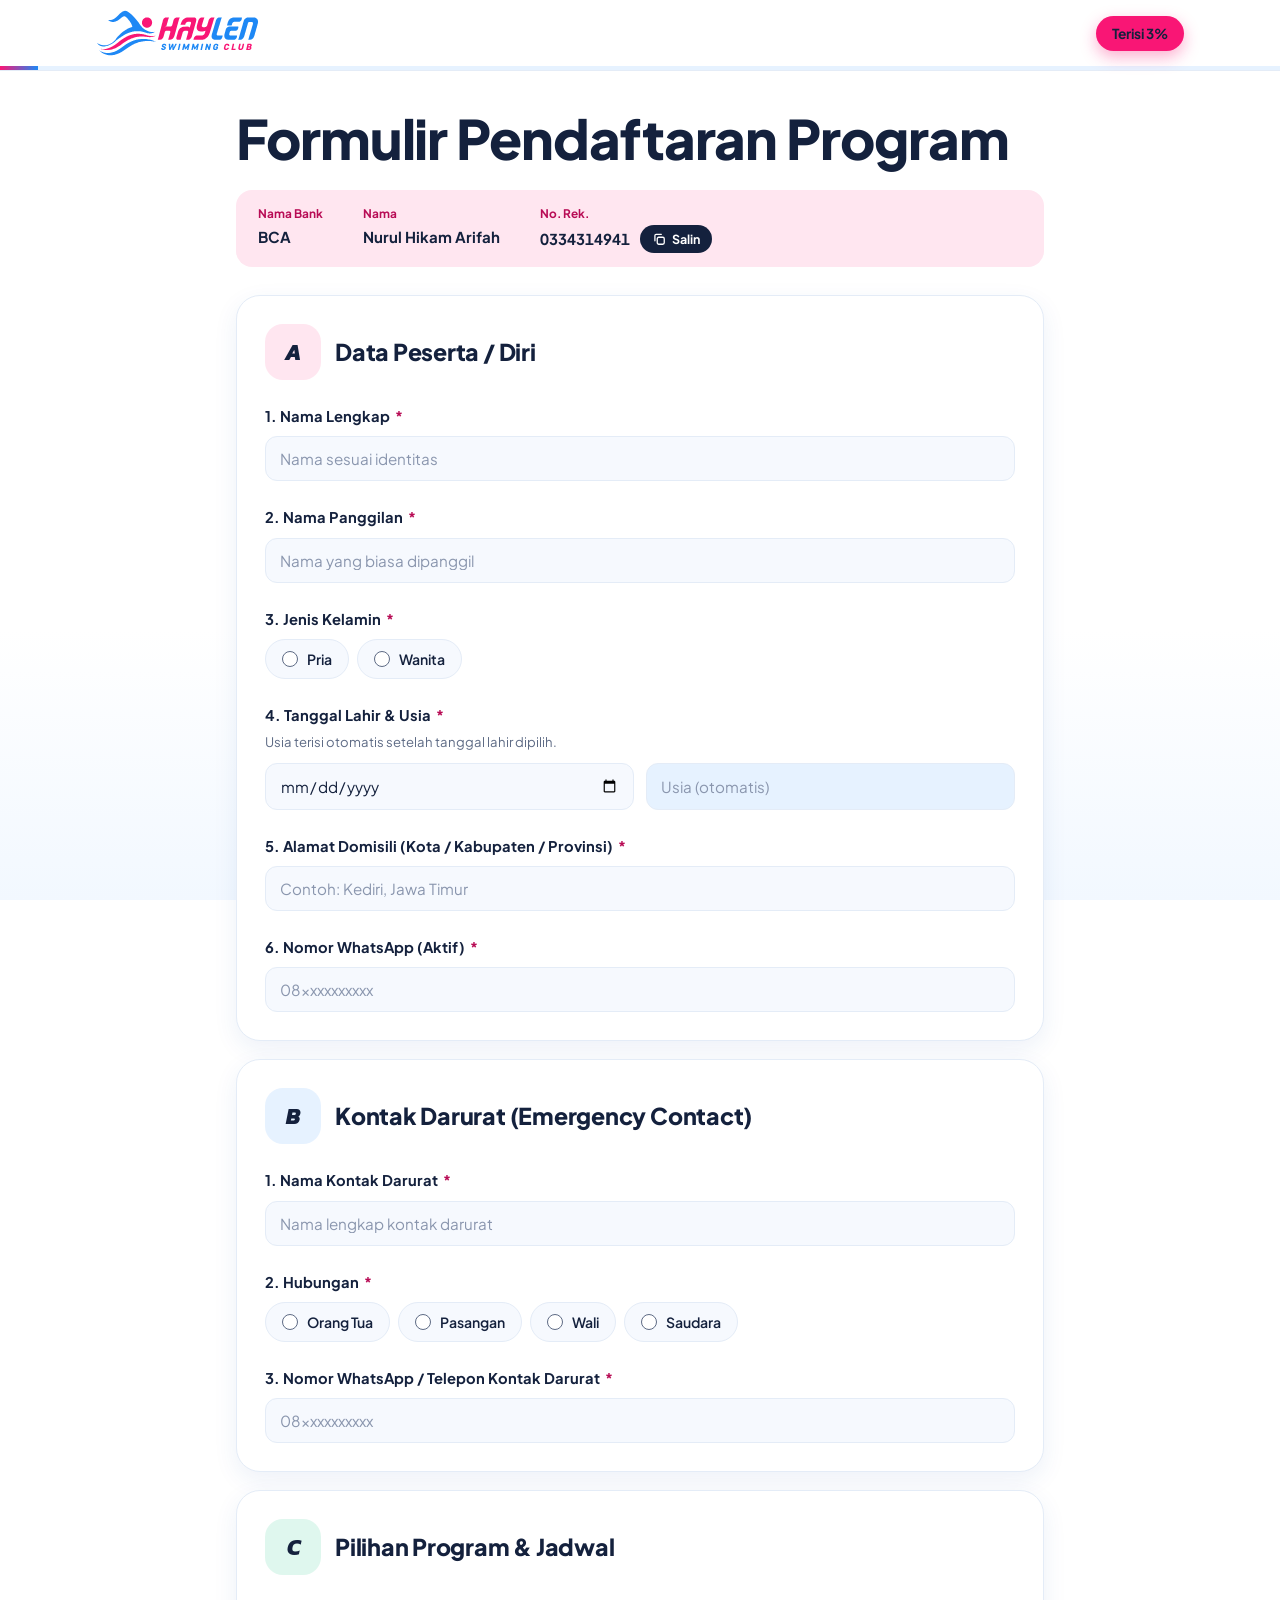
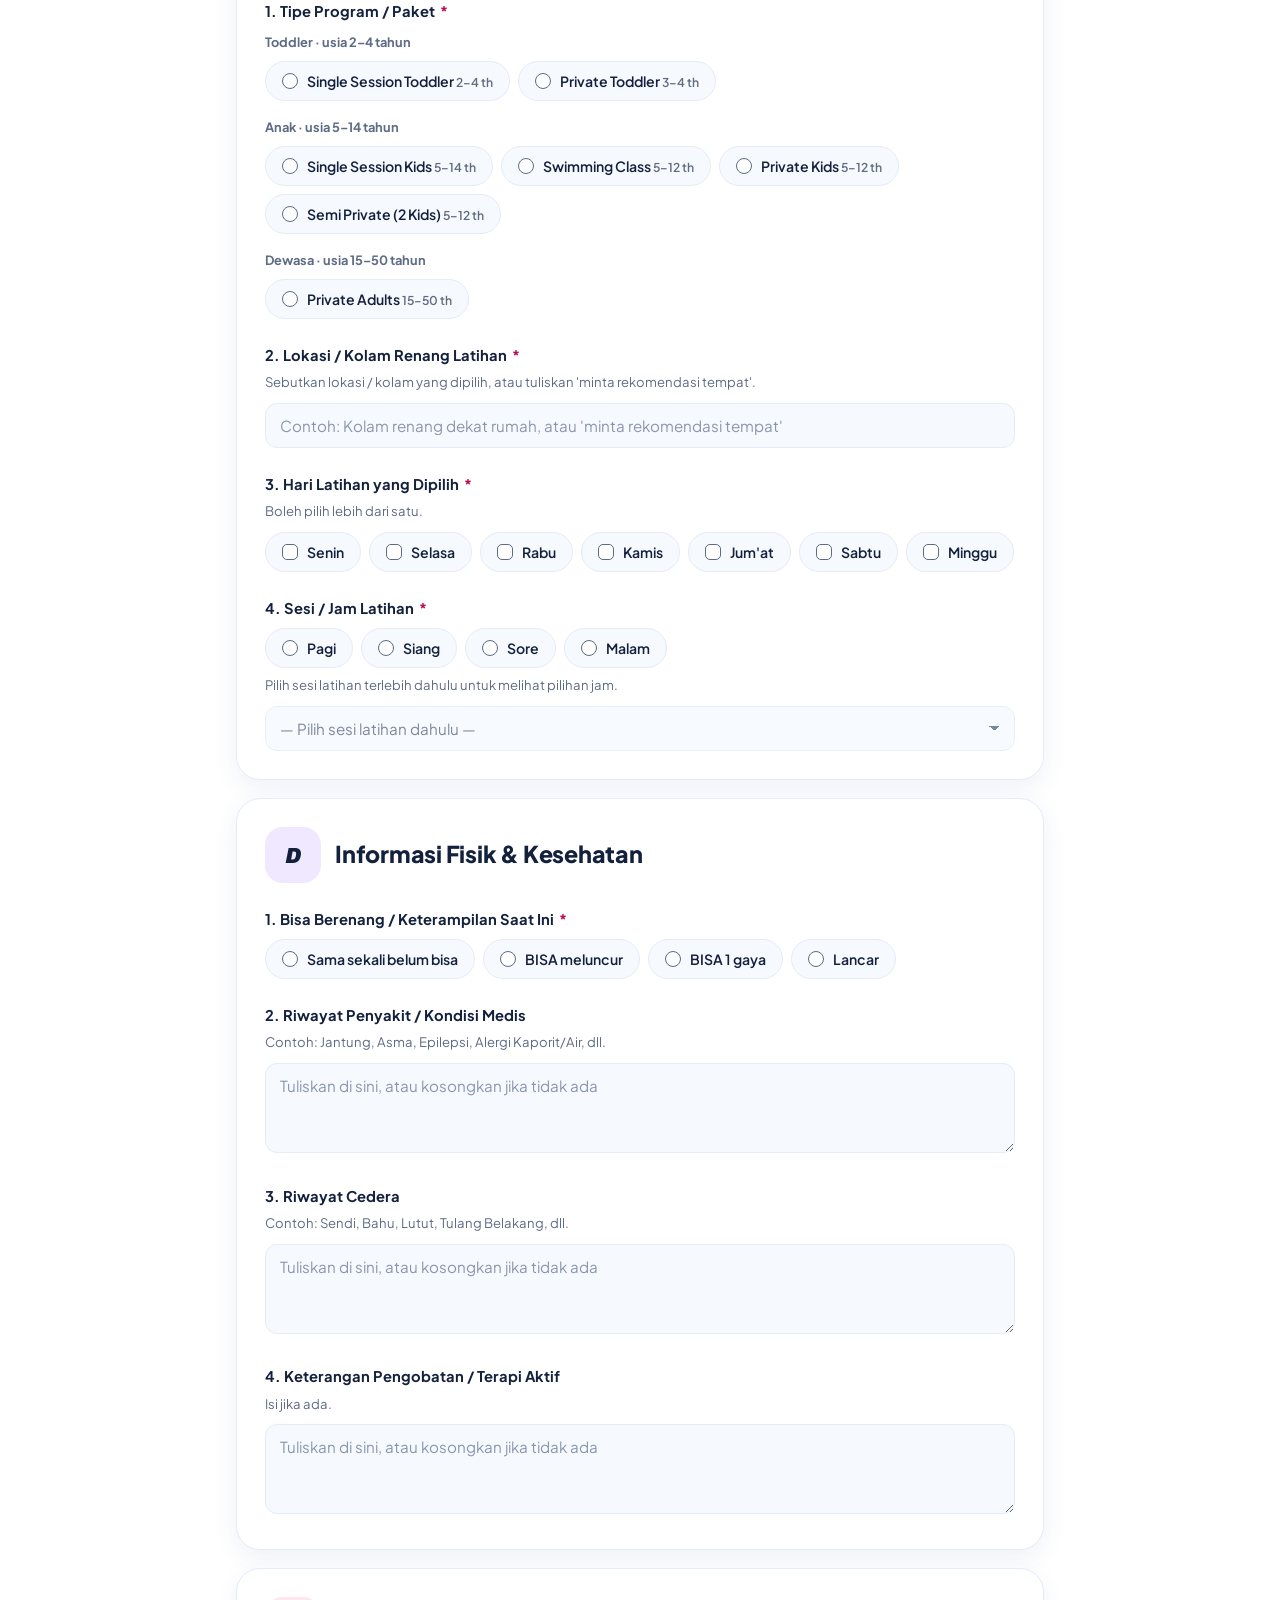
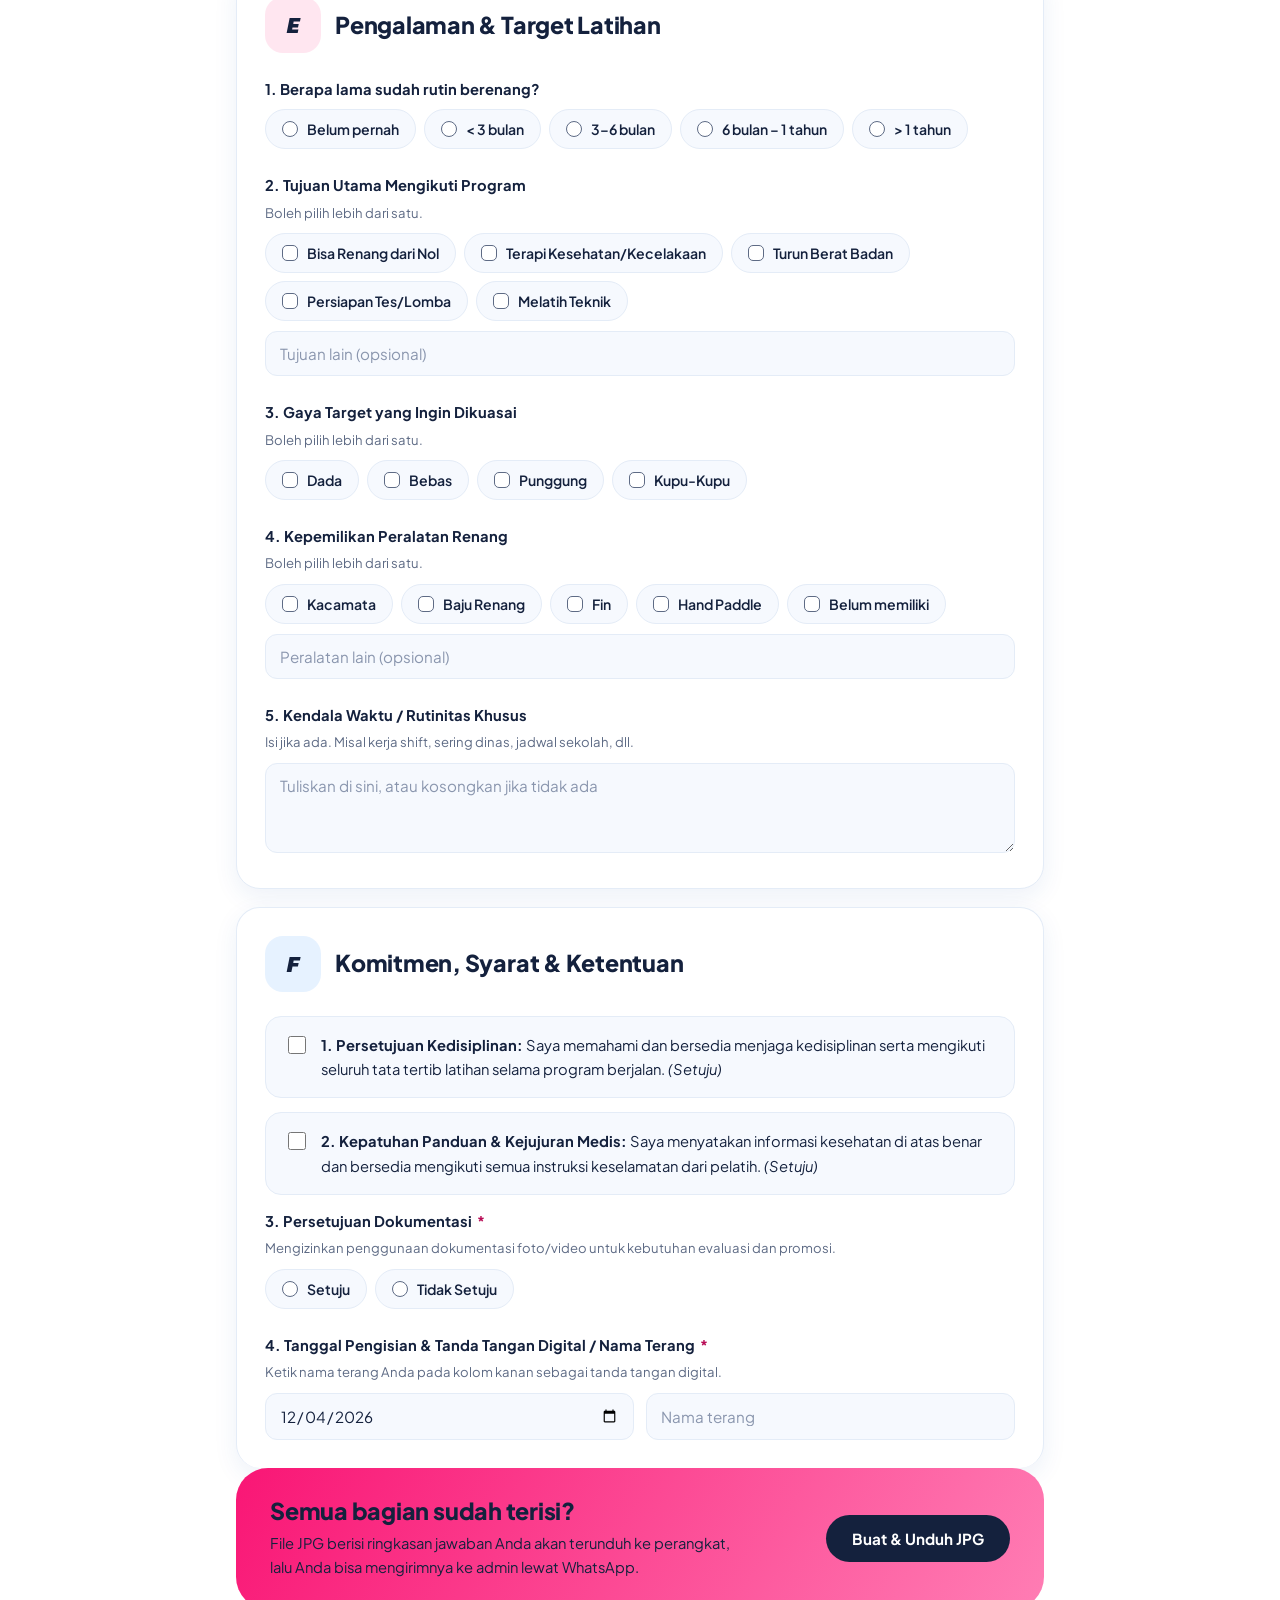
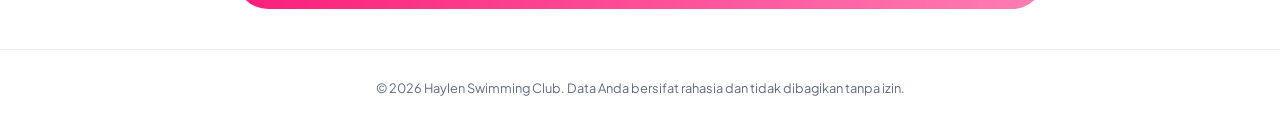
<file: formulir.html>
<!DOCTYPE html>
<html lang="id">
<head>
<meta charset="UTF-8">
<meta name="viewport" content="width=device-width, initial-scale=1.0">
<meta name="theme-color" content="#f91675">
<title>Formulir Pendaftaran Program — Haylen Swimming Club</title>
<link rel="preconnect" href="https://fonts.googleapis.com">
<link rel="preconnect" href="https://fonts.gstatic.com" crossorigin>
<link rel="stylesheet" href="https://fonts.googleapis.com/css2?family=Kanit:ital,wght@1,800&family=Plus+Jakarta+Sans:wght@400;500;600;700;800&display=swap">
<style>
:root{
  --bg:#FFFFFF; --bg3:#F2F8FF; --card:#FFFFFF; --card-soft:#F6F9FE; --line:#E4ECF7;
  --ink:#14213D; --muted:#5E6B85;
  --amber:#f91675; --amber-deep:#B80F55; --amber-text:#B80C55; --amber-soft:#FFE6F0;
  --sky:#1E88F5; --sky-soft:#E6F2FF; --mint:#18B98A; --mint-soft:#DFF7EE; --violet:#8E57EA; --violet-soft:#F0E8FF;
  --err:#C93B3B; --err-soft:#FDECEC;
  --shadow:0 8px 24px rgba(30,80,160,.08);
  --display:'Kanit','Arial Black',sans-serif;
  --body:'Plus Jakarta Sans',system-ui,-apple-system,'Segoe UI',sans-serif;
}
*{box-sizing:border-box}
html{scroll-behavior:smooth}
body{margin:0;background-color:var(--bg);background-image:linear-gradient(180deg,var(--bg) 0%,var(--bg) 70%,var(--bg3) 100%);background-attachment:fixed;color:var(--ink);font:400 15px/1.65 var(--body);-webkit-font-smoothing:antialiased}
h1,h2,h3,p{margin:0}
h1,h2,h3{line-height:1.15;text-wrap:balance}
h1{font-weight:800;font-size:clamp(2.1rem,5.4vw,3.4rem);letter-spacing:-.02em}
h2{font-weight:800;font-size:clamp(1.15rem,2.6vw,1.45rem);letter-spacing:-.01em}
.wrap{width:100%;max-width:1120px;margin-inline:auto;padding-inline:16px}
:focus-visible{outline:3px solid var(--sky);outline-offset:2px;border-radius:8px}
.eyebrow{font-size:.74rem;font-weight:700;letter-spacing:.12em;text-transform:uppercase;color:var(--amber-text)}
.lead{font-size:1.02rem;color:var(--muted);max-width:60ch}

/* header */
header.top{position:sticky;top:env(safe-area-inset-top,0px);z-index:50;background:color-mix(in srgb,var(--bg) 88%,transparent);backdrop-filter:blur(10px);border-bottom:1px solid var(--line)}
.bar{display:flex;align-items:center;justify-content:space-between;gap:16px;padding-block:10px}
.brand{display:flex;align-items:center}
.brand svg{height:46px;width:auto;display:block}
.progress-pill{font:700 .86rem var(--body);background:var(--amber);color:var(--ink);padding:9px 16px;border-radius:999px;box-shadow:0 6px 16px rgba(249,22,117,.35);font-variant-numeric:tabular-nums;white-space:nowrap}
.progress-track{height:4px;background:var(--sky-soft);width:100%}
.progress-fill{height:100%;width:0%;background:linear-gradient(90deg,var(--amber),var(--sky));transition:width .2s ease}

/* intro */
.intro{padding:44px 0 36px}
.hero{display:grid;grid-template-columns:1.1fr .9fr;gap:36px;align-items:center}
.hero h1{margin-top:12px}
.hero h1 em{font-style:normal;color:var(--sky)}
.hero .lead{margin-top:16px}
.hero-art{background:linear-gradient(160deg,var(--amber-soft),var(--sky-soft));border:1px solid var(--line);border-radius:32px;padding:26px;overflow:hidden;box-shadow:var(--shadow)}
.hero-art svg{width:100%;height:auto;display:block}
.chips{display:flex;flex-wrap:wrap;gap:8px;margin-top:20px}
.chip{background:var(--card);border:1px solid var(--line);border-radius:999px;padding:6px 13px;font-size:.82rem;font-weight:600}
.note-box{margin-top:18px;background:var(--amber-soft);border-radius:16px;padding:14px 16px;font-size:.88rem;max-width:60ch}

/* form: tiap bagian = satu kartu */
form .wrap{max-width:840px;display:flex;flex-direction:column;gap:18px}
.fsection{background:var(--card);border:1px solid var(--line);border-radius:24px;padding:28px;box-shadow:var(--shadow);min-width:0}
.fsection-head{display:flex;align-items:center;gap:14px;margin-bottom:24px}
.fsection-num{font:italic 800 1.4rem var(--display);width:56px;height:56px;border-radius:18px;display:grid;place-items:center;flex:none;background:var(--amber-soft);color:var(--ink)}
.fsection:nth-child(4n+2) .fsection-num{background:var(--sky-soft)}
.fsection:nth-child(4n+3) .fsection-num{background:var(--mint-soft)}
.fsection:nth-child(4n+4) .fsection-num{background:var(--violet-soft)}

.q{margin-bottom:24px}
.q:last-child{margin-bottom:0}
.q label.qlabel{display:block;font-size:.92rem;font-weight:700;margin-bottom:8px}
.q label.qlabel .req{color:var(--amber-text);margin-left:2px}
.q .hint{font-size:.82rem;color:var(--muted);margin:-4px 0 10px}

input[type=text],input[type=tel],input[type=number],input[type=date],textarea,select{
  width:100%;font:400 .95rem var(--body);color:var(--ink);background:var(--card-soft);
  border:1px solid var(--line);border-radius:12px;padding:12px 14px;transition:border-color .15s,box-shadow .15s,background .15s}
input::placeholder,textarea::placeholder{color:#8A96AE}
input:focus,textarea:focus,select:focus{outline:none;background:#fff;border-color:var(--sky);box-shadow:0 0 0 3px rgba(30,136,245,.18)}
input:user-invalid,textarea:user-invalid,select:user-invalid{border-color:var(--err);background:var(--err-soft)}
input[readonly]{background:var(--sky-soft);color:var(--muted)}
textarea{resize:vertical;min-height:90px}
select{appearance:none;cursor:pointer;background-image:linear-gradient(45deg,transparent 50%,var(--muted) 50%),linear-gradient(135deg,var(--muted) 50%,transparent 50%);background-position:calc(100% - 20px) center,calc(100% - 15px) center;background-size:5px 5px;background-repeat:no-repeat}
select:disabled{color:var(--muted);cursor:not-allowed;opacity:.8}
.row2{display:grid;grid-template-columns:1fr 1fr;gap:12px}
@media (max-width:520px){.row2{grid-template-columns:1fr}}

.choices{display:flex;flex-wrap:wrap;gap:8px}
.choice{position:relative;display:inline-flex;align-items:center;gap:9px;padding:10px 16px;border:1px solid var(--line);border-radius:999px;cursor:pointer;background:var(--card-soft);font:600 .88rem var(--body);transition:background .15s,border-color .15s}
.choice:hover{background:var(--amber-soft)}
.choice input{position:absolute;opacity:0;width:0;height:0}
.choice .box{width:16px;height:16px;border:1.5px solid var(--muted);background:#fff;flex:none;position:relative}
.choice input[type=radio]~.box{border-radius:50%}
.choice input[type=checkbox]~.box{border-radius:5px}
.choice input:checked~.box{border-color:var(--ink);background:var(--ink)}
.choice input[type=radio]:checked~.box::after{content:"";position:absolute;inset:3px;background:var(--amber);border-radius:50%}
.choice input[type=checkbox]:checked~.box::after{content:"";position:absolute;left:4px;top:1px;width:4px;height:8px;border:solid var(--amber);border-width:0 2px 2px 0;transform:rotate(45deg)}
.choice:has(input:checked),.choice:has(input:checked):hover{background:var(--amber);border-color:var(--amber);color:var(--ink)}
.choice input:focus-visible~.box{outline:3px solid var(--sky);outline-offset:2px}

.conditional{margin-top:12px;display:none}
.conditional.show{display:block}

.agree{display:flex;gap:12px;align-items:flex-start;padding:16px 18px;border:1px solid var(--line);border-radius:16px;background:var(--card-soft);cursor:pointer;margin-bottom:14px;transition:background .15s,border-color .15s}
.agree input{margin-top:3px;accent-color:var(--mint);width:18px;height:18px;flex:none}
.agree span{font-size:.92rem}
.agree:has(input:checked){background:var(--mint-soft);border-color:var(--mint)}

/* kirim */
.submit-band{background:linear-gradient(120deg,var(--amber) 0%,#FF7DB4 100%);border-radius:32px;padding:30px 34px;display:flex;flex-wrap:wrap;gap:18px;align-items:center;justify-content:space-between}
.submit-band p{max-width:44ch;margin-top:6px;font-size:.92rem}
.btn-generate{background:var(--ink);color:#fff;border:0;border-radius:999px;padding:14px 26px;font:700 .95rem var(--body);cursor:pointer;display:inline-flex;align-items:center;justify-content:center}
.btn-generate:hover{filter:brightness(1.25)}
.btn-generate:disabled{opacity:.6;cursor:progress}
.status-msg{display:none;padding:12px 16px;border-radius:14px;font-size:.9rem;font-weight:700}
.status-msg.ok{display:block;background:var(--mint-soft);color:#0B6B50}
.status-msg.err{display:block;background:var(--err-soft);color:var(--err)}

footer{border-top:1px solid var(--line);margin-top:40px;padding:28px 0 36px;text-align:center;font-size:.8rem;color:var(--muted)}

/* modal */
.modal-overlay{position:fixed;inset:0;background:rgba(10,18,36,.55);z-index:200;display:none;align-items:center;justify-content:center;padding:20px}
.modal-overlay.show{display:flex}
.modal-box{background:var(--card);border:1px solid var(--line);border-radius:26px;max-width:440px;width:100%;padding:28px 26px 24px;text-align:center;animation:modalIn .22s ease}
@keyframes modalIn{from{opacity:0;transform:translateY(10px) scale(.98)}to{opacity:1;transform:none}}
.modal-icon{width:64px;height:64px;border-radius:50%;background:var(--mint-soft);color:var(--mint);display:grid;place-items:center;margin:0 auto 16px;font-size:1.8rem;font-weight:800}
.modal-box h3{font-size:1.2rem;margin-bottom:10px}
.modal-box p{font-size:.9rem;color:var(--muted);margin-bottom:20px}
.modal-box p b{color:var(--ink)}
.btn-wa{display:flex;align-items:center;justify-content:center;gap:10px;width:100%;background:#25D366;color:#fff;border:0;padding:14px 20px;font:700 .95rem var(--body);border-radius:999px;cursor:pointer;text-decoration:none;box-shadow:0 8px 22px rgba(37,211,102,.3)}
.btn-wa:hover{background:#1EBE5A}
.btn-wa svg{width:20px;height:20px;flex:none}
.modal-skip{display:block;margin:14px auto 0;font:600 .86rem var(--body);color:var(--muted);background:none;border:0;cursor:pointer;text-decoration:underline}

@media (max-width:860px){.hero{grid-template-columns:1fr}.hero-art{order:-1;padding:14px;border-radius:24px}.hero-art svg{max-height:150px}}
@media (max-width:640px){
  body{font-size:14.5px;line-height:1.55}
  h1{font-size:1.85rem}
  .brand svg{height:36px}
  .bar{padding-block:8px}
  .intro{padding:20px 0 24px}
  .chips{display:none}
  .fsection{padding:20px;border-radius:20px}
  .fsection-num{width:44px;height:44px;border-radius:14px;font-size:1.15rem}
  .fsection-head{margin-bottom:18px}
  .submit-band{padding:22px;border-radius:24px}
  .btn-generate{width:100%}
}
@media (prefers-reduced-motion:reduce){html{scroll-behavior:auto}.modal-box{animation:none}.progress-fill{transition:none}}
.intro{padding:36px 0 28px}
.intro .wrap{max-width:840px}
.bank{display:grid;grid-template-columns:repeat(3,auto);justify-content:start;gap:12px 40px;margin:20px 0 0;background:var(--amber-soft);border-radius:16px;padding:14px 22px}
.bank dt{font-size:.74rem;font-weight:700;color:var(--amber-text)}
.bank dd{margin:2px 0 0;font-weight:700;font-variant-numeric:tabular-nums}
@media (max-width:560px){.bank{grid-template-columns:1fr}}
.group-title{font-size:.8rem;font-weight:700;color:var(--muted);margin:16px 0 8px}
#paketGroups>.group-title:first-child{margin-top:0}
.choice .age{font-weight:600;font-size:.76rem;opacity:.65}
#pertemuanBox{margin-top:-8px}
.rek{display:flex;align-items:center;gap:10px}
.btn-copy{display:inline-flex;align-items:center;gap:6px;background:var(--ink);color:#fff;border:0;border-radius:999px;padding:6px 12px;font:700 .78rem var(--body);cursor:pointer;transition:background .15s}
.btn-copy:hover{filter:brightness(1.25)}
.btn-copy.done{background:var(--mint);color:var(--ink)}
</style>
</head>
<body>
<svg width="0" height="0" style="position:absolute" aria-hidden="true">
  <defs>
    <symbol id="swimmer" viewBox="0 0 450 344"><path fill="#f91675" fill-rule="evenodd" d="M445.0 192.0 L442.7 192.0 L441.0 193.0 L439.3 193.0 L436.3 194.0 L433.7 194.0 L430.3 195.0 L420.3 195.3 L420.0 195.7 L407.7 195.0 L404.0 194.0 L401.3 194.0 L400.0 193.3 L396.3 193.0 L393.7 192.0 L391.7 192.0 L389.3 191.0 L383.7 190.0 L381.7 189.0 L380.0 189.0 L379.0 188.3 L376.7 188.0 L374.7 187.0 L373.3 187.0 L371.3 186.0 L369.7 186.0 L367.3 185.0 L365.7 185.0 L354.7 182.0 L352.3 182.0 L349.7 181.0 L347.0 181.0 L345.3 180.3 L340.7 180.0 L337.0 179.0 L331.3 179.0 L325.0 178.0 L302.7 178.0 L297.0 179.0 L293.3 179.0 L289.7 180.0 L286.7 180.0 L283.3 181.0 L281.0 181.0 L278.3 182.0 L276.7 182.0 L274.0 183.0 L272.3 183.0 L253.0 189.0 L238.3 195.0 L237.0 196.0 L236.0 196.0 L230.7 199.0 L229.7 199.0 L223.0 203.0 L220.3 204.0 L209.0 211.0 L208.3 211.0 L190.7 223.0 L173.3 236.0 L165.0 243.0 L140.0 261.0 L121.3 272.7 L106.0 280.7 L96.7 284.7 L85.0 288.7 L72.7 291.7 L70.3 291.7 L65.7 292.7 L56.3 293.0 L56.0 292.7 L49.0 292.7 L38.7 290.7 L37.3 290.7 L37.3 291.3 L40.0 292.7 L49.7 295.7 L65.0 298.7 L74.7 299.7 L88.0 299.7 L108.0 297.3 L119.3 294.7 L121.7 293.7 L123.0 293.7 L125.0 292.7 L132.0 290.7 L140.0 287.7 L140.7 287.0 L148.7 283.7 L167.0 273.7 L180.3 265.0 L204.3 247.3 L219.3 237.0 L243.3 223.0 L251.0 219.7 L253.7 218.0 L268.7 211.7 L272.7 210.7 L277.3 208.7 L278.7 208.7 L280.3 207.7 L281.7 207.7 L282.7 207.0 L288.7 205.7 L291.0 204.7 L292.3 204.7 L294.7 203.7 L296.7 203.7 L299.0 202.7 L301.3 202.7 L304.0 201.7 L306.7 201.7 L309.7 200.7 L313.0 200.7 L317.0 199.7 L321.3 199.7 L326.0 198.7 L334.0 198.7 L334.3 198.3 L360.0 198.7 L365.7 199.7 L370.3 199.7 L374.3 200.7 L378.3 200.7 L381.7 201.7 L386.0 201.7 L390.0 202.7 L396.3 202.7 L396.7 203.0 L415.3 202.7 L419.0 201.7 L421.3 201.7 L424.0 200.7 L425.7 200.7 L431.0 198.7 L432.0 198.7 L432.7 198.0 L434.3 197.7 L443.0 193.7ZM379.7 55.3 L371.3 56.7 L364.7 59.3 L359.0 63.0 L352.0 70.0 L348.0 76.0 L345.0 83.7 L344.7 86.7 L344.0 88.3 L343.7 98.3 L344.7 104.0 L347.0 109.7 L347.0 110.7 L349.0 114.7 L351.0 117.7 L356.7 123.7 L365.3 129.7 L370.3 131.7 L376.7 133.0 L383.7 133.3 L393.0 131.7 L398.0 129.7 L405.7 124.3 L410.7 119.3 L414.7 113.3 L415.7 110.3 L416.7 109.0 L416.7 108.0 L418.7 103.0 L418.7 101.0 L419.7 97.0 L419.7 92.3 L418.7 87.7 L418.7 85.3 L417.7 83.0 L417.7 81.7 L415.7 77.0 L411.3 70.0 L405.3 63.7 L400.0 60.0 L391.0 56.3 L386.0 55.3Z"/><path fill="#1E88F5" fill-rule="evenodd" d="M447.7 237.3 L446.0 236.0 L444.7 236.0 L433.7 231.0 L427.0 229.0 L425.3 228.0 L421.0 227.0 L419.3 226.0 L414.7 225.0 L409.3 223.0 L403.7 222.0 L401.3 221.0 L399.3 221.0 L396.3 220.0 L393.7 220.0 L385.0 218.0 L381.7 218.0 L376.3 217.0 L371.7 217.0 L364.0 216.0 L342.7 216.0 L320.3 218.3 L318.7 219.0 L316.7 219.0 L313.3 220.0 L311.3 220.0 L308.7 221.0 L305.3 221.3 L296.3 224.0 L295.0 224.0 L289.7 226.0 L288.3 226.0 L287.3 226.7 L282.3 228.0 L280.7 229.0 L279.7 229.0 L278.0 230.0 L277.0 230.0 L275.3 231.0 L274.3 231.0 L272.7 232.0 L271.7 232.0 L260.3 237.0 L255.0 240.0 L252.0 241.0 L242.0 247.0 L241.3 247.0 L225.3 257.0 L209.7 268.0 L187.0 285.0 L170.0 296.0 L154.3 304.7 L146.3 308.3 L144.7 308.7 L138.3 311.7 L137.3 311.7 L132.7 313.7 L128.3 314.7 L119.3 317.7 L117.7 317.7 L115.0 318.7 L111.0 319.0 L109.7 319.7 L98.0 321.0 L79.3 321.0 L67.3 319.7 L58.7 317.7 L58.0 317.0 L52.7 315.7 L51.0 314.7 L50.0 314.7 L42.7 311.7 L32.0 305.7 L23.3 299.3 L22.7 299.7 L37.0 313.7 L45.0 319.7 L57.3 326.7 L60.3 327.7 L61.7 328.7 L62.7 328.7 L64.0 329.7 L65.0 329.7 L66.3 330.7 L67.3 330.7 L69.0 331.7 L70.3 331.7 L71.7 332.7 L73.3 332.7 L75.0 333.7 L76.7 333.7 L78.3 334.7 L80.3 334.7 L82.7 335.7 L84.7 335.7 L87.3 336.7 L90.0 336.7 L93.7 337.7 L97.3 337.7 L100.7 338.3 L111.3 338.7 L111.7 338.3 L117.3 338.3 L121.0 337.7 L127.7 337.3 L129.3 336.7 L132.0 336.7 L135.0 335.7 L137.0 335.7 L139.7 334.7 L141.3 334.7 L143.7 333.7 L148.7 332.7 L150.7 331.7 L152.0 331.7 L153.7 330.7 L154.7 330.7 L156.3 329.7 L160.0 328.7 L161.3 327.7 L162.3 327.7 L166.7 325.7 L167.7 325.7 L169.0 324.7 L176.0 321.7 L177.0 320.7 L180.0 319.7 L186.7 315.7 L188.0 315.3 L199.7 308.3 L201.7 306.7 L202.3 306.7 L243.7 277.7 L264.7 264.7 L273.7 259.7 L286.7 253.7 L287.3 253.0 L310.0 244.0 L311.3 244.0 L312.3 243.3 L323.3 240.0 L325.0 240.0 L327.3 239.0 L329.0 239.0 L336.0 237.0 L339.3 236.7 L340.7 236.0 L345.0 235.7 L346.3 235.0 L351.3 234.7 L353.3 234.0 L359.0 233.7 L361.0 233.0 L369.0 232.7 L373.0 232.0 L381.0 232.0 L381.3 231.7 L404.3 232.0 L408.3 232.7 L413.0 232.7 L413.3 233.0 L417.3 233.0 L419.7 233.7 L423.0 233.7 L427.3 234.7 L439.3 236.0 L446.0 237.7 L447.7 237.7ZM441.0 162.3 L440.0 162.0 L435.0 164.0 L432.7 164.0 L429.3 165.0 L414.7 165.0 L411.7 164.0 L408.7 164.0 L405.7 163.0 L403.7 163.0 L402.0 162.0 L400.0 162.0 L398.3 161.0 L397.0 161.0 L395.3 160.0 L387.7 157.7 L387.0 157.0 L379.3 154.0 L371.0 149.7 L363.7 145.0 L361.3 143.0 L360.7 143.0 L349.3 133.7 L340.7 124.3 L334.7 117.0 L333.7 115.0 L324.3 102.7 L318.7 94.0 L298.7 68.3 L284.0 51.7 L267.7 35.3 L258.7 27.3 L249.0 19.7 L236.0 11.0 L235.0 11.0 L231.7 9.0 L230.7 9.0 L229.0 8.0 L227.3 8.0 L225.3 7.0 L222.7 7.0 L220.0 6.3 L215.3 6.3 L213.0 7.0 L210.7 7.0 L204.7 9.0 L199.7 11.3 L193.7 15.0 L187.0 20.0 L179.0 27.0 L163.0 43.0 L151.0 54.0 L141.7 61.3 L133.0 67.0 L125.3 70.7 L112.7 74.7 L110.7 74.7 L108.7 75.3 L97.0 75.3 L90.3 74.0 L90.3 75.0 L100.3 82.3 L104.7 84.7 L112.3 87.7 L113.7 87.7 L116.3 88.7 L122.0 89.3 L130.7 89.3 L138.3 88.3 L148.0 85.3 L148.7 84.7 L149.7 84.7 L154.3 82.7 L160.0 79.7 L171.0 72.7 L183.0 63.7 L189.3 58.3 L200.7 50.7 L205.3 48.3 L208.7 47.3 L214.3 47.3 L217.0 48.0 L222.0 50.7 L226.0 54.0 L234.3 62.3 L242.7 72.0 L251.0 83.0 L261.7 99.7 L267.0 110.0 L267.0 111.0 L268.0 112.3 L268.0 113.3 L270.0 117.7 L271.3 123.0 L271.3 125.7 L270.0 127.0 L263.7 129.0 L254.0 133.0 L253.0 133.0 L249.0 135.0 L248.0 135.0 L232.0 143.0 L231.0 144.0 L230.3 144.0 L225.0 147.0 L224.0 148.0 L223.3 148.0 L222.3 149.0 L220.0 150.0 L219.0 151.0 L218.3 151.0 L201.0 163.0 L185.7 175.7 L173.0 188.0 L163.0 199.0 L151.0 214.0 L147.0 220.0 L138.0 230.0 L127.7 239.0 L118.3 246.0 L106.7 253.0 L100.7 256.0 L90.0 260.0 L77.7 262.7 L67.3 263.7 L53.7 263.3 L42.3 261.7 L37.0 260.0 L35.3 260.0 L21.7 255.0 L13.7 251.0 L7.7 247.0 L6.7 246.7 L6.7 247.7 L18.7 259.0 L27.0 264.7 L34.7 268.7 L43.3 271.3 L52.0 272.7 L64.7 272.7 L70.7 272.0 L79.3 270.0 L89.7 266.7 L100.0 262.3 L112.7 255.7 L122.7 249.7 L131.0 244.0 L143.7 234.7 L145.7 232.7 L178.3 207.7 L180.3 206.7 L189.7 199.7 L202.7 191.7 L203.7 190.7 L204.3 190.7 L207.0 188.7 L207.7 188.7 L220.0 181.7 L227.3 178.0 L229.0 177.7 L232.3 175.7 L233.3 175.7 L237.0 173.7 L240.7 172.7 L241.7 171.7 L243.0 171.7 L244.7 170.7 L245.7 170.7 L252.7 167.7 L254.0 167.7 L255.7 166.7 L257.0 166.7 L258.7 165.7 L260.3 165.7 L262.3 164.7 L264.0 164.7 L265.7 163.7 L268.0 163.7 L269.7 162.7 L272.0 162.7 L274.7 161.7 L277.0 161.7 L279.3 160.7 L282.7 160.7 L285.7 159.7 L289.3 159.7 L294.3 158.7 L303.7 158.7 L304.0 158.3 L324.3 158.7 L329.3 159.7 L333.3 159.7 L337.0 160.7 L339.7 160.7 L342.3 161.7 L344.7 161.7 L347.3 162.7 L349.3 162.7 L351.3 163.7 L353.3 163.7 L355.3 164.7 L357.3 164.7 L359.0 165.7 L361.0 165.7 L362.7 166.7 L364.3 166.7 L366.0 167.7 L367.3 167.7 L369.0 168.7 L370.7 168.7 L372.0 169.7 L373.3 169.7 L375.0 170.7 L376.3 170.7 L378.0 171.7 L379.3 171.7 L384.7 173.7 L387.3 173.7 L390.0 174.7 L394.3 174.7 L397.7 175.3 L406.3 175.3 L409.7 174.7 L414.0 174.7 L416.7 173.7 L418.3 173.7 L420.3 172.7 L422.0 172.7 L423.3 171.7 L424.7 171.7 L426.0 170.7 L427.0 170.7 L428.3 169.7 L429.3 169.7 L433.3 167.7Z"/></symbol>
    <symbol id="logo" viewBox="0 0 1217 344"><path fill="#f91675" fill-rule="evenodd" d="M1134.0 253.3 L1132.0 255.3 L1130.7 263.0 L1130.0 264.3 L1129.7 267.3 L1129.0 268.7 L1127.7 276.3 L1127.0 277.7 L1122.7 297.3 L1124.3 298.7 L1135.3 298.7 L1135.7 298.3 L1146.3 298.7 L1153.3 297.0 L1157.7 294.0 L1159.7 291.7 L1161.7 287.3 L1162.3 284.3 L1162.0 280.3 L1160.7 277.7 L1158.3 275.7 L1158.3 274.7 L1160.0 273.7 L1162.7 271.0 L1164.0 268.7 L1165.0 265.0 L1165.0 260.7 L1164.3 258.7 L1161.3 255.3 L1159.0 254.0 L1156.3 253.3ZM1136.0 289.0 L1137.7 281.3 L1139.3 279.7 L1140.0 280.0 L1149.0 280.0 L1151.0 282.3 L1150.7 286.0 L1149.3 287.7 L1147.3 289.0 L1144.3 289.7 L1136.7 289.7ZM1140.0 270.7 L1141.3 263.7 L1142.3 262.3 L1150.0 262.3 L1151.3 262.7 L1153.0 264.3 L1153.3 267.0 L1152.7 268.7 L1150.7 270.7 L1148.0 271.7 L1142.0 271.3 L1141.3 271.7ZM1072.0 253.3 L1071.0 254.0 L1070.3 255.7 L1070.0 258.7 L1068.0 265.7 L1068.0 267.3 L1067.3 268.7 L1067.0 272.0 L1064.0 284.7 L1064.0 288.0 L1065.0 292.0 L1067.7 295.7 L1069.3 297.0 L1073.3 298.7 L1076.7 299.3 L1082.7 299.3 L1087.0 298.7 L1089.0 297.7 L1090.0 297.7 L1094.0 295.3 L1097.7 292.0 L1101.0 286.3 L1108.0 255.0 L1107.3 253.7 L1106.7 253.3 L1098.3 253.3 L1097.0 254.7 L1095.3 261.0 L1095.0 264.0 L1093.0 270.7 L1090.3 283.7 L1089.3 285.7 L1086.7 288.3 L1083.7 289.7 L1079.7 289.7 L1077.7 288.7 L1076.3 287.3 L1075.7 286.0 L1075.7 282.0 L1076.7 279.3 L1078.0 271.3 L1078.7 270.0 L1078.7 268.3 L1079.7 265.7 L1080.0 262.7 L1080.7 261.7 L1080.7 260.0 L1082.0 254.7 L1081.0 253.3ZM1023.3 253.3 L1022.0 254.7 L1022.0 256.0 L1021.0 258.3 L1021.0 260.3 L1019.0 266.7 L1019.0 268.3 L1018.0 271.0 L1016.7 279.0 L1016.0 280.3 L1016.0 282.3 L1015.0 284.7 L1015.0 286.3 L1014.0 288.7 L1014.0 290.7 L1013.0 293.0 L1013.0 295.0 L1012.3 297.0 L1013.7 298.7 L1041.3 298.7 L1043.0 297.3 L1043.7 295.7 L1043.7 292.7 L1044.3 291.3 L1044.3 290.3 L1043.7 289.3 L1043.0 289.0 L1026.3 289.0 L1025.7 288.3 L1026.7 282.7 L1027.7 280.3 L1027.7 278.3 L1028.7 276.0 L1028.7 273.7 L1029.7 271.3 L1030.7 265.3 L1031.7 263.0 L1031.7 261.0 L1032.7 258.3 L1033.0 254.3 L1032.3 253.3ZM990.0 254.0 L986.0 252.7 L978.7 252.3 L973.7 253.3 L969.3 255.3 L967.0 257.0 L963.7 260.3 L962.3 262.3 L960.0 267.3 L959.7 270.3 L959.0 271.7 L958.7 274.7 L957.0 280.3 L956.3 286.0 L956.7 289.3 L958.0 293.0 L960.7 296.0 L962.7 297.3 L966.0 298.7 L969.7 299.3 L974.0 299.3 L981.0 298.0 L984.7 296.3 L987.3 294.3 L991.7 289.0 L992.7 286.7 L993.0 283.7 L992.0 282.3 L991.0 282.0 L983.7 282.3 L982.7 283.3 L981.0 286.7 L979.7 288.0 L976.0 289.7 L971.7 289.7 L969.7 288.7 L967.7 286.0 L967.7 282.3 L970.7 269.0 L972.7 265.3 L975.3 263.0 L978.7 262.0 L981.3 262.0 L983.7 263.0 L985.3 264.7 L986.0 266.0 L986.0 269.0 L987.0 269.7 L994.3 269.7 L996.3 268.3 L996.7 262.3 L994.7 258.0 L991.7 255.0ZM445.0 192.0 L442.7 192.0 L441.0 193.0 L439.3 193.0 L436.3 194.0 L433.7 194.0 L430.3 195.0 L420.3 195.3 L420.0 195.7 L407.7 195.0 L404.0 194.0 L401.3 194.0 L400.0 193.3 L396.3 193.0 L393.7 192.0 L391.7 192.0 L389.3 191.0 L383.7 190.0 L381.7 189.0 L380.0 189.0 L379.0 188.3 L376.7 188.0 L374.7 187.0 L373.3 187.0 L371.3 186.0 L369.7 186.0 L367.3 185.0 L365.7 185.0 L354.7 182.0 L352.3 182.0 L349.7 181.0 L347.0 181.0 L345.3 180.3 L340.7 180.0 L337.0 179.0 L331.3 179.0 L325.0 178.0 L302.7 178.0 L297.0 179.0 L293.3 179.0 L289.7 180.0 L286.7 180.0 L283.3 181.0 L281.0 181.0 L278.3 182.0 L276.7 182.0 L274.0 183.0 L272.3 183.0 L253.0 189.0 L238.3 195.0 L237.0 196.0 L236.0 196.0 L230.7 199.0 L229.7 199.0 L223.0 203.0 L220.3 204.0 L209.0 211.0 L208.3 211.0 L190.7 223.0 L173.3 236.0 L165.0 243.0 L140.0 261.0 L121.3 272.7 L106.0 280.7 L96.7 284.7 L85.0 288.7 L72.7 291.7 L70.3 291.7 L65.7 292.7 L56.3 293.0 L56.0 292.7 L49.0 292.7 L38.7 290.7 L37.3 290.7 L37.3 291.3 L40.0 292.7 L49.7 295.7 L65.0 298.7 L74.7 299.7 L88.0 299.7 L108.0 297.3 L119.3 294.7 L121.7 293.7 L123.0 293.7 L125.0 292.7 L132.0 290.7 L140.0 287.7 L140.7 287.0 L148.7 283.7 L167.0 273.7 L180.3 265.0 L204.3 247.3 L219.3 237.0 L243.3 223.0 L251.0 219.7 L253.7 218.0 L268.7 211.7 L272.7 210.7 L277.3 208.7 L278.7 208.7 L280.3 207.7 L281.7 207.7 L282.7 207.0 L288.7 205.7 L291.0 204.7 L292.3 204.7 L294.7 203.7 L296.7 203.7 L299.0 202.7 L301.3 202.7 L304.0 201.7 L306.7 201.7 L309.7 200.7 L313.0 200.7 L317.0 199.7 L321.3 199.7 L326.0 198.7 L334.0 198.7 L334.3 198.3 L360.0 198.7 L365.7 199.7 L370.3 199.7 L374.3 200.7 L378.3 200.7 L381.7 201.7 L386.0 201.7 L390.0 202.7 L396.3 202.7 L396.7 203.0 L415.3 202.7 L419.0 201.7 L421.3 201.7 L424.0 200.7 L425.7 200.7 L431.0 198.7 L432.0 198.7 L432.7 198.0 L434.3 197.7 L443.0 193.7ZM886.0 56.0 L885.3 55.7 L868.0 55.7 L862.3 56.7 L858.7 58.0 L855.3 60.0 L849.3 65.3 L845.0 71.7 L842.0 79.0 L842.0 80.3 L841.0 82.3 L841.0 83.7 L840.0 85.7 L839.0 90.3 L836.0 98.7 L836.0 100.3 L835.3 101.3 L835.0 103.7 L834.0 105.7 L834.0 107.0 L832.0 112.0 L832.0 113.3 L829.0 120.0 L823.3 125.7 L819.7 127.0 L819.0 127.7 L816.0 128.0 L814.3 128.7 L801.3 128.7 L797.0 127.7 L794.3 126.0 L792.7 124.3 L791.3 120.7 L791.3 116.0 L791.7 114.0 L792.7 112.0 L792.7 110.7 L793.7 109.0 L793.7 107.7 L794.7 105.7 L795.7 101.0 L797.7 95.7 L797.7 94.3 L799.7 89.3 L799.7 88.0 L800.7 86.0 L800.7 84.7 L801.7 82.7 L801.7 81.3 L803.7 76.0 L803.7 74.7 L804.7 72.7 L805.7 68.3 L810.7 56.3 L810.0 55.7 L806.7 55.3 L797.3 55.3 L797.0 55.7 L787.7 56.0 L781.7 58.0 L776.0 61.7 L773.0 64.7 L769.0 70.3 L766.0 77.0 L765.7 79.3 L764.0 83.7 L762.7 89.7 L762.0 90.7 L761.7 93.3 L760.0 97.7 L754.0 119.7 L753.0 128.3 L753.0 134.3 L754.0 140.0 L757.0 147.3 L759.0 150.3 L762.3 153.7 L766.7 156.7 L771.3 158.7 L773.0 158.7 L775.0 159.7 L777.3 159.7 L781.3 160.7 L800.7 160.7 L804.3 159.7 L806.3 159.7 L813.0 157.7 L814.3 156.7 L815.3 156.7 L818.0 154.7 L819.0 154.7 L819.3 155.3 L818.0 158.3 L818.0 159.7 L817.0 161.7 L816.0 166.3 L815.0 168.0 L812.0 177.7 L808.0 183.3 L805.0 186.0 L800.0 189.0 L793.3 190.7 L758.3 190.7 L752.7 191.3 L747.3 193.0 L741.3 196.7 L737.0 201.0 L734.7 204.3 L733.0 207.7 L729.0 220.0 L729.0 221.7 L729.7 222.7 L790.7 222.7 L799.7 221.7 L801.0 221.0 L804.3 220.7 L805.3 220.0 L807.7 219.7 L815.0 216.7 L825.0 210.3 L831.7 204.3 L835.7 199.7 L840.3 193.0 L844.7 185.7 L848.7 176.3 L849.0 174.3 L851.7 167.7 L851.7 166.3 L852.7 164.3 L853.7 159.7 L854.7 158.0 L854.7 156.7 L856.7 151.3 L856.7 150.0 L857.7 148.0 L858.7 143.3 L860.7 138.3 L862.0 132.3 L864.7 125.0 L864.7 123.7 L865.7 121.7 L865.7 120.3 L868.7 110.3 L869.7 108.3 L870.0 106.0 L871.7 102.0 L872.0 99.3 L872.7 98.3 L874.0 92.3 L874.7 91.3 L876.0 85.7 L877.7 81.7 L880.0 72.7 L880.7 71.7 L882.0 66.7 L886.0 57.7ZM744.0 59.0 L740.3 56.7 L736.3 55.7 L686.7 55.3 L680.7 56.0 L672.3 58.0 L662.3 62.7 L656.3 67.0 L650.0 73.0 L645.0 79.3 L645.0 80.0 L643.0 82.7 L638.0 92.7 L638.0 93.7 L637.0 95.3 L634.0 105.0 L632.0 109.0 L632.0 110.3 L633.3 111.0 L644.7 111.0 L645.0 110.7 L665.7 111.0 L667.3 109.7 L670.0 101.7 L673.0 96.0 L675.7 93.0 L679.0 90.7 L683.0 89.0 L686.7 88.3 L704.7 88.3 L708.0 89.7 L710.0 91.7 L710.7 93.0 L711.0 96.7 L709.7 102.3 L705.7 114.7 L705.0 118.3 L702.3 126.3 L702.3 129.7 L703.0 132.0 L702.3 132.7 L699.7 128.3 L698.0 127.0 L693.3 125.0 L686.7 124.7 L686.3 124.3 L659.3 124.7 L659.0 125.0 L655.0 125.0 L653.3 125.7 L649.3 126.0 L648.3 126.7 L645.7 127.0 L645.0 127.7 L643.0 128.0 L642.3 128.7 L638.7 130.0 L631.0 135.0 L625.0 140.7 L619.0 148.7 L615.0 157.0 L615.0 158.3 L613.0 163.3 L613.0 164.7 L612.0 166.7 L612.0 168.0 L611.0 170.0 L610.0 175.0 L609.0 177.0 L609.0 178.7 L607.0 184.3 L607.0 186.0 L606.0 188.0 L605.0 193.0 L604.0 195.0 L604.0 196.3 L603.0 198.3 L602.0 203.0 L601.0 204.7 L601.0 208.3 L600.7 208.7 L601.0 214.7 L602.0 217.0 L604.3 219.7 L607.7 221.7 L612.3 222.7 L626.3 222.7 L626.7 222.3 L631.0 222.7 L632.7 221.7 L633.7 219.3 L633.7 217.7 L634.7 215.7 L634.7 214.3 L636.7 209.3 L636.7 207.7 L637.7 206.0 L637.7 204.3 L638.7 202.3 L638.7 201.0 L639.7 199.0 L640.7 194.0 L641.7 192.0 L641.7 190.7 L642.7 188.7 L642.7 187.3 L643.7 185.3 L644.0 183.0 L644.7 182.0 L644.7 180.3 L646.7 175.3 L647.0 172.7 L647.7 171.7 L647.7 170.3 L649.7 164.7 L651.0 162.7 L655.3 158.7 L659.0 156.7 L662.7 156.0 L683.0 156.0 L687.0 157.7 L688.7 159.3 L689.7 162.0 L689.7 166.0 L689.0 169.0 L687.3 173.3 L680.0 200.0 L678.0 205.7 L678.0 207.0 L677.0 209.3 L675.0 218.0 L673.7 221.0 L674.0 222.0 L674.7 222.7 L680.0 222.7 L680.3 222.3 L690.7 222.3 L694.3 221.7 L700.0 219.7 L703.3 217.7 L709.7 211.7 L713.3 206.0 L715.3 202.0 L717.3 196.3 L722.0 178.3 L725.0 169.3 L726.0 164.7 L734.0 138.0 L737.7 123.7 L741.0 113.3 L742.7 106.0 L748.3 86.7 L750.0 77.0 L750.0 69.7 L748.7 64.7 L746.7 61.7ZM626.7 55.7 L626.0 55.3 L625.3 55.7 L606.7 55.3 L601.0 56.0 L596.3 57.3 L592.7 59.0 L587.0 63.7 L583.0 69.0 L581.0 72.7 L579.0 78.0 L579.0 79.3 L578.0 82.0 L577.7 84.7 L577.0 85.7 L577.0 87.3 L576.0 89.7 L576.0 91.3 L575.0 93.7 L574.7 96.3 L574.0 97.3 L574.0 98.7 L573.0 100.7 L573.0 102.0 L571.0 107.7 L571.0 109.3 L569.7 114.7 L567.3 118.7 L563.7 121.7 L560.7 122.7 L534.0 123.0 L532.7 123.7 L529.3 124.0 L522.0 126.0 L514.3 130.3 L514.0 130.0 L514.3 129.0 L517.0 126.3 L522.0 122.7 L526.0 120.7 L527.0 119.3 L527.3 116.7 L530.0 108.3 L531.0 103.3 L535.3 89.3 L540.7 69.7 L546.3 56.3 L545.7 55.7 L542.3 55.7 L542.0 55.3 L540.3 55.7 L540.0 55.3 L525.7 55.3 L518.3 56.7 L512.7 59.3 L507.0 64.3 L505.0 67.0 L502.0 72.7 L499.7 79.3 L497.7 89.0 L493.0 105.0 L489.7 119.0 L488.7 121.3 L485.7 134.3 L485.0 135.7 L485.0 137.0 L480.0 154.7 L480.0 156.0 L477.0 165.7 L477.0 167.0 L470.3 191.7 L468.0 202.3 L465.0 211.7 L465.0 213.0 L461.7 221.7 L462.0 222.3 L462.7 222.7 L464.0 222.3 L477.0 222.7 L478.7 222.0 L482.7 221.7 L483.7 221.0 L488.7 219.7 L493.7 216.7 L496.7 214.0 L500.7 209.0 L504.7 200.7 L507.0 193.3 L514.7 164.0 L516.0 161.3 L518.3 158.7 L523.3 155.7 L525.3 155.3 L549.7 155.3 L553.3 156.7 L555.0 158.3 L556.0 160.3 L555.7 167.0 L554.0 171.3 L545.7 202.3 L545.0 203.3 L543.7 209.3 L543.0 210.3 L541.7 216.3 L539.7 221.0 L539.7 222.0 L540.3 222.7 L553.0 222.7 L563.0 220.7 L570.0 217.3 L573.7 214.7 L576.7 211.7 L580.7 206.3 L580.7 205.7 L582.7 202.7 L586.7 193.0 L586.7 191.7 L587.7 189.7 L587.7 188.3 L588.7 186.3 L589.0 184.0 L589.7 183.0 L589.7 181.3 L591.7 176.0 L591.7 174.3 L592.7 172.0 L593.7 167.0 L594.3 166.0 L594.7 163.7 L596.7 158.0 L597.0 155.3 L597.7 154.3 L597.7 152.7 L600.7 143.3 L600.7 141.7 L601.3 140.7 L602.7 134.7 L603.7 132.7 L603.7 131.0 L604.7 129.0 L604.7 127.3 L605.7 125.0 L606.7 120.0 L607.7 118.0 L608.7 113.0 L609.7 111.0 L609.7 109.3 L611.7 104.0 L612.7 98.3 L614.7 92.3 L614.7 90.7 L615.7 88.7 L615.7 87.0 L617.7 81.7 L618.7 76.7 L619.7 74.7 L619.7 73.3 L620.7 71.3 L620.7 70.0 L621.7 68.3 L621.7 67.3 L627.0 56.7ZM379.7 55.3 L371.3 56.7 L364.7 59.3 L359.0 63.0 L352.0 70.0 L348.0 76.0 L345.0 83.7 L344.7 86.7 L344.0 88.3 L343.7 98.3 L344.7 104.0 L347.0 109.7 L347.0 110.7 L349.0 114.7 L351.0 117.7 L356.7 123.7 L365.3 129.7 L370.3 131.7 L376.7 133.0 L383.7 133.3 L393.0 131.7 L398.0 129.7 L405.7 124.3 L410.7 119.3 L414.7 113.3 L415.7 110.3 L416.7 109.0 L416.7 108.0 L418.7 103.0 L418.7 101.0 L419.7 97.0 L419.7 92.3 L418.7 87.7 L418.7 85.3 L417.7 83.0 L417.7 81.7 L415.7 77.0 L411.3 70.0 L405.3 63.7 L400.0 60.0 L391.0 56.3 L386.0 55.3Z"/><path fill="#1E88F5" fill-rule="evenodd" d="M825.7 253.3 L824.0 255.0 L824.0 257.3 L823.0 259.7 L823.0 262.3 L822.3 263.3 L822.0 267.0 L821.0 269.0 L821.0 271.0 L820.0 273.3 L819.7 276.7 L819.0 277.7 L819.0 280.0 L818.0 282.0 L818.0 284.3 L817.0 286.3 L817.0 289.0 L816.0 291.0 L816.0 293.7 L815.0 295.7 L815.0 297.3 L816.0 298.3 L824.3 298.3 L825.7 297.3 L826.7 295.0 L826.7 293.0 L827.7 290.3 L827.7 288.0 L828.7 285.3 L828.7 283.3 L829.7 281.0 L830.7 275.3 L831.3 275.0 L834.0 280.3 L834.0 281.3 L835.0 282.7 L835.0 283.7 L837.0 287.7 L837.0 288.7 L838.0 290.0 L838.0 291.3 L839.0 292.7 L839.0 294.0 L840.0 295.3 L840.3 297.0 L841.7 298.3 L849.3 298.3 L850.0 298.0 L851.7 296.0 L851.7 293.7 L852.7 291.3 L852.7 289.0 L853.7 286.3 L853.7 284.3 L855.7 278.0 L856.0 274.7 L856.7 273.7 L857.0 270.3 L857.7 269.0 L857.7 266.7 L858.7 264.7 L858.7 262.7 L859.7 260.3 L859.7 258.0 L860.7 255.7 L860.7 254.3 L859.0 253.0 L851.0 253.3 L850.0 254.3 L850.0 255.7 L849.0 258.0 L849.0 260.0 L848.0 262.3 L848.0 264.7 L847.0 267.0 L847.0 269.0 L846.0 271.3 L846.0 273.3 L845.3 276.0 L844.3 277.0 L843.7 276.3 L843.7 275.0 L841.7 271.3 L841.7 270.3 L840.7 269.0 L840.7 267.7 L839.7 266.3 L839.7 265.3 L835.7 256.0 L835.7 255.0 L834.7 253.7 L829.7 253.0ZM801.0 253.3 L793.3 253.0 L791.0 254.3 L790.0 257.3 L789.7 260.7 L789.0 262.0 L789.0 264.3 L787.0 271.0 L787.0 273.0 L786.0 275.3 L785.7 278.7 L785.0 279.7 L785.0 282.0 L784.0 284.7 L784.0 286.7 L782.0 293.7 L781.7 297.3 L782.7 298.3 L791.0 298.3 L792.7 297.0 L793.7 293.3 L793.7 291.0 L794.7 288.7 L794.7 286.7 L795.7 284.7 L795.7 282.3 L796.7 280.3 L796.7 278.0 L797.7 275.7 L797.7 273.3 L798.7 271.0 L798.7 269.3 L799.7 267.0 L799.7 264.7 L800.7 262.3 L800.7 260.3 L801.7 257.3 L802.0 254.7ZM723.3 253.3 L721.7 256.7 L715.3 287.7 L713.3 295.3 L713.3 297.3 L714.3 298.3 L722.0 298.3 L723.3 297.3 L724.0 296.0 L725.7 286.7 L727.7 280.0 L727.7 277.7 L728.3 276.3 L729.0 276.3 L729.7 277.3 L731.7 288.3 L732.7 291.0 L732.7 292.7 L733.3 294.0 L734.0 294.3 L740.3 294.3 L741.0 294.0 L747.7 283.7 L751.3 279.0 L752.0 277.3 L753.3 276.3 L753.7 278.0 L752.7 280.7 L752.7 282.7 L752.0 284.0 L751.7 287.3 L749.3 296.0 L749.3 297.3 L750.3 298.3 L758.3 298.3 L759.7 297.0 L760.3 295.3 L760.7 291.7 L761.7 289.0 L761.7 287.0 L762.3 285.7 L763.7 278.3 L764.7 275.7 L764.7 273.7 L765.7 271.0 L767.7 260.0 L769.0 256.0 L768.7 254.0 L768.0 253.3 L758.7 253.3 L756.7 255.3 L741.3 279.0 L740.0 280.0 L739.3 279.0 L738.7 273.7 L735.7 262.7 L734.3 255.7 L733.3 253.7 L731.0 253.0 L730.7 253.3 L730.0 253.0ZM654.7 253.7 L653.0 257.7 L653.0 260.0 L651.0 266.7 L651.0 269.0 L650.3 270.0 L650.0 273.0 L649.0 275.3 L649.0 277.3 L648.0 279.7 L648.0 282.0 L647.0 284.3 L647.0 286.7 L646.0 288.7 L646.0 291.0 L645.0 293.3 L644.7 295.7 L645.0 298.0 L645.3 298.3 L653.7 298.3 L654.7 297.7 L655.7 295.0 L655.7 293.0 L658.0 284.7 L658.0 282.7 L659.0 280.0 L659.0 278.3 L660.0 276.3 L661.0 277.0 L661.0 279.3 L662.0 281.7 L662.0 284.3 L663.0 286.3 L663.0 288.0 L664.0 290.3 L664.0 292.3 L665.3 294.3 L671.3 294.3 L672.7 293.7 L678.0 285.3 L683.7 277.7 L683.7 277.0 L684.7 276.3 L685.0 278.3 L684.0 280.7 L684.0 282.3 L682.0 290.0 L682.0 291.7 L681.0 294.0 L680.7 297.3 L681.3 298.3 L682.3 298.7 L683.0 298.3 L688.7 298.3 L689.0 298.7 L690.0 298.3 L691.0 297.3 L691.7 295.3 L692.0 292.0 L692.7 290.7 L694.0 283.3 L695.0 280.7 L695.0 278.7 L696.0 276.0 L696.0 274.0 L696.7 272.7 L697.0 269.7 L698.0 267.3 L698.0 265.7 L699.0 262.7 L700.3 254.3 L698.3 253.0 L697.3 253.3 L691.0 253.0 L689.7 253.7 L685.0 260.0 L675.0 275.0 L673.0 278.7 L672.0 279.7 L671.3 279.7 L665.7 254.7 L664.0 253.0 L662.7 253.3 L656.0 253.0ZM631.3 253.3 L623.3 253.0 L622.3 253.3 L621.0 255.0 L621.0 257.0 L619.0 263.7 L619.0 266.0 L618.0 268.0 L618.0 270.3 L617.3 271.3 L617.0 274.3 L616.0 276.3 L616.0 279.0 L615.0 281.3 L615.0 284.0 L614.0 286.0 L614.0 288.3 L613.3 289.3 L613.0 292.3 L612.0 294.3 L612.0 297.7 L612.7 298.3 L621.0 298.3 L622.7 296.7 L624.0 290.3 L624.7 289.0 L624.7 287.0 L625.7 284.7 L625.7 282.7 L626.7 280.7 L626.7 278.3 L627.7 276.0 L628.7 269.3 L630.7 263.0 L630.7 260.7 L632.0 256.0 L632.0 254.3ZM546.7 297.7 L548.7 298.7 L549.0 298.3 L556.0 298.3 L557.7 297.0 L563.7 285.3 L564.7 282.3 L568.7 275.3 L568.7 274.3 L570.3 273.0 L571.0 273.7 L570.7 277.0 L571.0 277.3 L571.0 288.0 L571.3 288.3 L571.7 297.3 L572.3 298.3 L581.3 298.3 L583.7 295.3 L583.7 294.3 L584.7 293.3 L584.7 292.3 L591.7 278.3 L592.7 277.3 L592.7 276.3 L594.7 273.0 L595.7 270.0 L600.7 261.0 L603.3 255.3 L603.3 254.3 L601.7 253.0 L594.3 253.0 L592.7 254.3 L591.0 257.3 L591.0 258.3 L590.0 259.7 L589.7 261.3 L588.0 264.0 L588.0 265.0 L586.0 268.3 L586.0 269.3 L584.0 272.7 L582.0 278.0 L580.3 279.7 L579.7 274.3 L579.7 263.7 L579.3 263.3 L579.0 254.7 L577.3 253.0 L575.3 253.3 L575.0 253.0 L570.3 253.0 L569.0 254.0 L563.0 266.0 L562.0 269.0 L559.0 274.3 L557.0 279.3 L556.3 280.0 L555.7 279.3 L555.3 254.7 L554.3 253.3 L553.3 253.0 L552.3 253.3 L545.7 253.0 L544.0 254.7 L544.0 260.0 L544.7 263.7 L545.0 275.3 L545.3 275.7 L546.0 292.3ZM908.7 254.0 L903.0 252.3 L896.3 252.3 L893.0 253.0 L887.0 256.0 L883.3 259.0 L881.0 262.0 L879.0 266.3 L878.0 272.0 L877.0 274.7 L877.0 276.7 L876.0 279.3 L876.0 281.7 L875.0 284.0 L875.3 288.7 L877.0 293.0 L879.7 296.0 L881.7 297.3 L885.3 298.7 L889.0 299.3 L892.7 299.3 L898.3 298.3 L904.7 295.3 L907.0 293.3 L909.7 289.7 L911.7 283.7 L913.3 275.7 L913.3 274.3 L912.0 273.0 L897.0 273.0 L896.0 273.7 L894.0 280.0 L894.3 281.0 L895.3 281.7 L901.3 281.7 L901.7 282.0 L901.7 283.3 L900.7 286.0 L898.3 288.3 L895.0 289.7 L890.3 289.7 L888.3 288.7 L887.0 287.3 L886.3 285.7 L886.3 282.7 L889.0 270.3 L891.0 265.7 L893.3 263.3 L896.3 262.0 L901.3 262.3 L904.0 264.7 L904.0 267.0 L905.0 268.3 L912.0 268.3 L913.3 268.0 L915.0 266.3 L915.0 261.3 L913.7 258.3 L911.7 256.0ZM519.7 254.0 L514.3 252.3 L509.0 252.3 L505.3 253.0 L502.3 254.0 L498.7 256.0 L496.7 257.7 L494.3 260.7 L492.3 265.7 L492.3 271.3 L493.7 274.3 L495.7 276.3 L499.3 278.3 L509.0 281.7 L510.7 283.3 L511.0 285.0 L510.3 287.0 L507.3 289.3 L501.3 289.7 L498.7 288.0 L498.0 287.0 L498.0 284.7 L496.7 283.7 L488.7 284.0 L487.3 285.7 L487.3 290.7 L489.0 294.0 L492.3 297.0 L495.3 298.3 L499.0 299.0 L507.7 298.7 L511.3 297.7 L515.0 295.7 L519.0 292.0 L521.3 288.0 L522.3 284.0 L522.0 279.3 L520.3 276.3 L518.7 274.7 L515.0 272.7 L506.0 269.7 L503.3 267.0 L504.0 264.3 L507.0 262.0 L512.3 262.0 L514.3 263.7 L515.0 264.7 L515.0 266.3 L516.0 267.3 L524.0 267.0 L525.3 265.3 L525.3 261.0 L523.7 257.3ZM447.7 237.3 L446.0 236.0 L444.7 236.0 L433.7 231.0 L427.0 229.0 L425.3 228.0 L421.0 227.0 L419.3 226.0 L414.7 225.0 L409.3 223.0 L403.7 222.0 L401.3 221.0 L399.3 221.0 L396.3 220.0 L393.7 220.0 L385.0 218.0 L381.7 218.0 L376.3 217.0 L371.7 217.0 L364.0 216.0 L342.7 216.0 L320.3 218.3 L318.7 219.0 L316.7 219.0 L313.3 220.0 L311.3 220.0 L308.7 221.0 L305.3 221.3 L296.3 224.0 L295.0 224.0 L289.7 226.0 L288.3 226.0 L287.3 226.7 L282.3 228.0 L280.7 229.0 L279.7 229.0 L278.0 230.0 L277.0 230.0 L275.3 231.0 L274.3 231.0 L272.7 232.0 L271.7 232.0 L260.3 237.0 L255.0 240.0 L252.0 241.0 L242.0 247.0 L241.3 247.0 L225.3 257.0 L209.7 268.0 L187.0 285.0 L170.0 296.0 L154.3 304.7 L146.3 308.3 L144.7 308.7 L138.3 311.7 L137.3 311.7 L132.7 313.7 L128.3 314.7 L119.3 317.7 L117.7 317.7 L115.0 318.7 L111.0 319.0 L109.7 319.7 L98.0 321.0 L79.3 321.0 L67.3 319.7 L58.7 317.7 L58.0 317.0 L52.7 315.7 L51.0 314.7 L50.0 314.7 L42.7 311.7 L32.0 305.7 L23.3 299.3 L22.7 299.7 L37.0 313.7 L45.0 319.7 L57.3 326.7 L60.3 327.7 L61.7 328.7 L62.7 328.7 L64.0 329.7 L65.0 329.7 L66.3 330.7 L67.3 330.7 L69.0 331.7 L70.3 331.7 L71.7 332.7 L73.3 332.7 L75.0 333.7 L76.7 333.7 L78.3 334.7 L80.3 334.7 L82.7 335.7 L84.7 335.7 L87.3 336.7 L90.0 336.7 L93.7 337.7 L97.3 337.7 L100.7 338.3 L111.3 338.7 L111.7 338.3 L117.3 338.3 L121.0 337.7 L127.7 337.3 L129.3 336.7 L132.0 336.7 L135.0 335.7 L137.0 335.7 L139.7 334.7 L141.3 334.7 L143.7 333.7 L148.7 332.7 L150.7 331.7 L152.0 331.7 L153.7 330.7 L154.7 330.7 L156.3 329.7 L160.0 328.7 L161.3 327.7 L162.3 327.7 L166.7 325.7 L167.7 325.7 L169.0 324.7 L176.0 321.7 L177.0 320.7 L180.0 319.7 L186.7 315.7 L188.0 315.3 L199.7 308.3 L201.7 306.7 L202.3 306.7 L243.7 277.7 L264.7 264.7 L273.7 259.7 L286.7 253.7 L287.3 253.0 L310.0 244.0 L311.3 244.0 L312.3 243.3 L323.3 240.0 L325.0 240.0 L327.3 239.0 L329.0 239.0 L336.0 237.0 L339.3 236.7 L340.7 236.0 L345.0 235.7 L346.3 235.0 L351.3 234.7 L353.3 234.0 L359.0 233.7 L361.0 233.0 L369.0 232.7 L373.0 232.0 L381.0 232.0 L381.3 231.7 L404.3 232.0 L408.3 232.7 L413.0 232.7 L413.3 233.0 L417.3 233.0 L419.7 233.7 L423.0 233.7 L427.3 234.7 L439.3 236.0 L446.0 237.7 L447.7 237.7ZM983.0 129.0 L979.0 132.0 L976.0 135.3 L972.0 142.0 L970.0 148.0 L969.7 150.3 L969.0 151.3 L967.7 157.3 L967.0 158.3 L965.7 164.3 L964.7 166.3 L964.7 168.0 L962.7 173.7 L962.7 175.0 L961.7 177.3 L961.7 178.7 L959.7 185.7 L959.7 190.3 L959.3 190.7 L959.7 191.3 L959.7 198.7 L961.7 206.0 L964.3 211.0 L968.3 215.3 L972.7 218.3 L978.7 221.0 L987.7 222.7 L1029.3 222.7 L1035.0 221.7 L1040.3 219.7 L1044.7 216.7 L1046.7 214.7 L1049.7 210.7 L1051.7 207.0 L1053.7 201.3 L1053.7 199.3 L1054.7 196.7 L1054.7 192.7 L1053.3 191.0 L1004.3 190.7 L1003.0 190.0 L1001.3 190.0 L998.0 187.3 L996.7 185.0 L996.3 182.0 L996.7 177.7 L997.7 175.7 L998.7 170.7 L999.7 168.7 L999.7 167.3 L1000.7 165.3 L1000.7 163.7 L1001.7 161.7 L1005.3 157.7 L1007.3 156.7 L1008.3 156.7 L1009.3 156.0 L1041.7 156.0 L1045.0 155.7 L1048.3 154.7 L1049.7 153.7 L1050.7 153.7 L1055.0 150.7 L1059.7 145.3 L1061.7 141.3 L1061.7 140.3 L1062.7 139.0 L1062.7 137.7 L1064.7 132.0 L1064.7 126.0 L1062.3 124.3 L998.3 124.3 L989.7 126.0ZM1201.0 63.0 L1198.0 61.0 L1192.3 58.3 L1188.0 57.0 L1181.3 56.0 L1135.7 56.0 L1129.7 57.0 L1123.7 59.0 L1117.7 62.7 L1112.7 67.3 L1110.0 70.7 L1107.0 75.7 L1104.0 83.7 L1104.0 85.3 L1103.0 87.7 L1102.0 92.3 L1101.0 94.3 L1101.0 95.7 L1098.0 105.0 L1098.0 106.3 L1097.0 108.3 L1097.0 109.7 L1096.0 111.7 L1096.0 113.3 L1095.0 115.7 L1092.0 127.3 L1091.0 129.3 L1091.0 130.7 L1089.0 136.3 L1089.0 137.7 L1088.0 139.7 L1088.0 141.3 L1087.0 143.3 L1086.0 148.0 L1085.3 149.0 L1085.0 151.3 L1084.0 153.3 L1084.0 154.7 L1083.0 156.7 L1082.0 161.7 L1081.3 162.7 L1081.0 165.0 L1079.0 170.7 L1079.0 172.3 L1078.0 174.0 L1078.0 175.3 L1077.0 177.7 L1077.0 179.3 L1076.0 181.3 L1076.0 182.7 L1075.0 184.7 L1075.0 186.0 L1073.0 191.7 L1072.0 196.7 L1071.0 198.7 L1071.0 200.3 L1069.0 205.7 L1069.0 207.3 L1067.0 212.3 L1067.0 214.0 L1063.7 220.7 L1063.7 222.0 L1064.3 222.7 L1078.0 222.7 L1084.0 221.7 L1089.7 219.7 L1096.3 215.3 L1100.7 211.0 L1104.0 206.3 L1108.7 196.0 L1110.0 190.0 L1112.0 184.3 L1112.0 183.0 L1113.0 181.0 L1113.0 179.7 L1120.0 156.3 L1120.0 155.0 L1122.0 149.3 L1122.7 145.7 L1125.0 139.0 L1125.3 136.7 L1129.0 125.0 L1129.0 123.7 L1131.7 115.7 L1136.7 96.7 L1138.3 93.3 L1141.0 90.7 L1145.0 89.0 L1164.7 89.0 L1167.3 89.7 L1170.3 91.3 L1172.7 94.0 L1173.7 96.3 L1174.0 100.0 L1173.7 100.3 L1173.7 104.3 L1170.7 113.7 L1170.7 115.0 L1168.7 120.3 L1167.7 125.0 L1167.0 126.0 L1166.7 128.3 L1166.0 129.3 L1165.7 131.7 L1163.7 138.3 L1163.0 139.3 L1162.7 141.7 L1161.7 143.7 L1161.7 145.0 L1159.7 150.7 L1158.7 155.3 L1157.7 157.3 L1156.7 162.0 L1156.0 163.0 L1155.7 165.3 L1149.7 184.7 L1148.7 189.3 L1147.7 191.3 L1140.7 216.7 L1139.3 220.3 L1138.7 221.0 L1138.7 222.0 L1139.3 222.7 L1152.3 222.7 L1161.3 220.7 L1162.0 220.0 L1165.7 218.7 L1168.7 216.7 L1176.7 208.7 L1179.3 204.7 L1183.7 195.0 L1183.7 193.7 L1184.3 192.7 L1184.7 190.3 L1185.7 188.3 L1185.7 187.0 L1186.7 185.0 L1187.0 182.3 L1187.7 181.3 L1187.7 179.7 L1188.7 177.7 L1189.7 172.7 L1191.7 167.3 L1191.7 165.7 L1193.7 160.3 L1193.7 158.7 L1195.7 153.3 L1195.7 151.7 L1196.7 149.7 L1197.7 144.7 L1199.7 139.0 L1199.7 137.3 L1201.7 132.0 L1201.7 130.3 L1202.7 128.3 L1202.7 126.7 L1203.7 124.7 L1203.7 123.3 L1204.7 121.3 L1205.0 119.0 L1205.7 118.0 L1205.7 116.3 L1206.7 114.0 L1206.7 112.7 L1207.7 110.3 L1207.7 109.0 L1210.7 99.0 L1210.7 96.3 L1211.7 92.0 L1211.7 84.7 L1210.7 81.0 L1210.7 78.3 L1209.7 76.7 L1209.7 75.3 L1208.7 73.0 L1206.7 70.0 L1206.7 69.3ZM1091.0 56.7 L1090.3 56.0 L1027.7 56.0 L1018.3 58.0 L1010.0 61.3 L1005.7 64.0 L1000.7 68.0 L994.3 75.0 L991.0 80.0 L986.0 91.0 L986.0 92.3 L985.0 94.7 L984.7 97.3 L984.0 98.3 L984.0 100.0 L983.0 102.3 L982.7 105.0 L979.7 113.3 L980.0 114.7 L981.0 115.3 L1009.3 115.3 L1009.7 115.0 L1013.0 115.3 L1014.7 114.7 L1015.7 113.0 L1015.7 111.7 L1016.7 109.3 L1016.7 107.3 L1017.7 105.3 L1017.7 103.7 L1020.7 96.7 L1025.3 91.7 L1028.7 89.7 L1034.0 88.3 L1046.7 88.3 L1047.0 88.7 L1049.0 88.3 L1069.3 88.3 L1073.0 87.3 L1077.3 85.3 L1080.7 83.0 L1085.7 77.7 L1088.7 72.0 L1091.3 60.7ZM940.0 55.3 L939.3 55.7 L927.7 55.7 L927.3 55.3 L921.0 55.7 L917.7 56.3 L912.7 58.3 L907.3 62.0 L904.0 65.3 L900.3 70.7 L897.3 77.3 L893.0 91.7 L893.0 93.0 L892.0 95.0 L891.0 99.7 L890.0 101.7 L889.0 106.7 L888.3 107.7 L888.0 110.0 L887.0 112.0 L887.0 113.3 L885.0 118.7 L884.0 123.7 L883.0 125.7 L883.0 127.0 L880.7 134.7 L880.0 135.7 L880.0 137.0 L878.0 142.7 L878.0 144.0 L877.0 146.0 L876.0 150.7 L875.3 151.7 L875.0 154.0 L874.0 156.0 L874.0 157.3 L873.0 159.3 L873.0 160.7 L872.0 162.7 L872.0 164.3 L871.3 165.3 L871.0 167.7 L870.0 169.7 L870.0 171.0 L868.0 176.3 L868.0 177.7 L866.0 183.3 L866.0 185.7 L865.0 188.3 L865.0 191.7 L864.3 194.7 L864.3 200.0 L865.0 201.7 L865.0 204.3 L866.0 206.0 L866.0 207.3 L867.0 209.7 L869.3 213.0 L873.0 216.7 L876.0 218.7 L880.3 220.7 L882.7 221.0 L883.7 221.7 L888.0 222.0 L890.3 222.7 L924.3 222.7 L929.7 221.7 L935.7 218.7 L939.3 215.0 L943.7 206.3 L945.7 199.7 L945.7 198.3 L947.3 194.0 L947.3 192.0 L946.3 191.0 L910.3 190.7 L907.3 190.0 L905.7 189.0 L904.0 187.3 L903.0 185.3 L902.7 183.0 L903.0 178.3 L904.0 176.0 L904.0 174.7 L907.0 166.3 L910.0 155.3 L916.0 137.0 L920.0 122.3 L922.0 117.0 L922.3 114.7 L926.0 104.0 L926.3 101.7 L931.7 85.0 L936.3 67.7 L938.7 61.3 L941.0 57.3 L941.0 56.0ZM441.0 162.3 L440.0 162.0 L435.0 164.0 L432.7 164.0 L429.3 165.0 L414.7 165.0 L411.7 164.0 L408.7 164.0 L405.7 163.0 L403.7 163.0 L402.0 162.0 L400.0 162.0 L398.3 161.0 L397.0 161.0 L395.3 160.0 L387.7 157.7 L387.0 157.0 L379.3 154.0 L371.0 149.7 L363.7 145.0 L361.3 143.0 L360.7 143.0 L349.3 133.7 L340.7 124.3 L334.7 117.0 L333.7 115.0 L324.3 102.7 L318.7 94.0 L298.7 68.3 L284.0 51.7 L267.7 35.3 L258.7 27.3 L249.0 19.7 L236.0 11.0 L235.0 11.0 L231.7 9.0 L230.7 9.0 L229.0 8.0 L227.3 8.0 L225.3 7.0 L222.7 7.0 L220.0 6.3 L215.3 6.3 L213.0 7.0 L210.7 7.0 L204.7 9.0 L199.7 11.3 L193.7 15.0 L187.0 20.0 L179.0 27.0 L163.0 43.0 L151.0 54.0 L141.7 61.3 L133.0 67.0 L125.3 70.7 L112.7 74.7 L110.7 74.7 L108.7 75.3 L97.0 75.3 L90.3 74.0 L90.3 75.0 L100.3 82.3 L104.7 84.7 L112.3 87.7 L113.7 87.7 L116.3 88.7 L122.0 89.3 L130.7 89.3 L138.3 88.3 L148.0 85.3 L148.7 84.7 L149.7 84.7 L154.3 82.7 L160.0 79.7 L171.0 72.7 L183.0 63.7 L189.3 58.3 L200.7 50.7 L205.3 48.3 L208.7 47.3 L214.3 47.3 L217.0 48.0 L222.0 50.7 L226.0 54.0 L234.3 62.3 L242.7 72.0 L251.0 83.0 L261.7 99.7 L267.0 110.0 L267.0 111.0 L268.0 112.3 L268.0 113.3 L270.0 117.7 L271.3 123.0 L271.3 125.7 L270.0 127.0 L263.7 129.0 L254.0 133.0 L253.0 133.0 L249.0 135.0 L248.0 135.0 L232.0 143.0 L231.0 144.0 L230.3 144.0 L225.0 147.0 L224.0 148.0 L223.3 148.0 L222.3 149.0 L220.0 150.0 L219.0 151.0 L218.3 151.0 L201.0 163.0 L185.7 175.7 L173.0 188.0 L163.0 199.0 L151.0 214.0 L147.0 220.0 L138.0 230.0 L127.7 239.0 L118.3 246.0 L106.7 253.0 L100.7 256.0 L90.0 260.0 L77.7 262.7 L67.3 263.7 L53.7 263.3 L42.3 261.7 L37.0 260.0 L35.3 260.0 L21.7 255.0 L13.7 251.0 L7.7 247.0 L6.7 246.7 L6.7 247.7 L18.7 259.0 L27.0 264.7 L34.7 268.7 L43.3 271.3 L52.0 272.7 L64.7 272.7 L70.7 272.0 L79.3 270.0 L89.7 266.7 L100.0 262.3 L112.7 255.7 L122.7 249.7 L131.0 244.0 L143.7 234.7 L145.7 232.7 L178.3 207.7 L180.3 206.7 L189.7 199.7 L202.7 191.7 L203.7 190.7 L204.3 190.7 L207.0 188.7 L207.7 188.7 L220.0 181.7 L227.3 178.0 L229.0 177.7 L232.3 175.7 L233.3 175.7 L237.0 173.7 L240.7 172.7 L241.7 171.7 L243.0 171.7 L244.7 170.7 L245.7 170.7 L252.7 167.7 L254.0 167.7 L255.7 166.7 L257.0 166.7 L258.7 165.7 L260.3 165.7 L262.3 164.7 L264.0 164.7 L265.7 163.7 L268.0 163.7 L269.7 162.7 L272.0 162.7 L274.7 161.7 L277.0 161.7 L279.3 160.7 L282.7 160.7 L285.7 159.7 L289.3 159.7 L294.3 158.7 L303.7 158.7 L304.0 158.3 L324.3 158.7 L329.3 159.7 L333.3 159.7 L337.0 160.7 L339.7 160.7 L342.3 161.7 L344.7 161.7 L347.3 162.7 L349.3 162.7 L351.3 163.7 L353.3 163.7 L355.3 164.7 L357.3 164.7 L359.0 165.7 L361.0 165.7 L362.7 166.7 L364.3 166.7 L366.0 167.7 L367.3 167.7 L369.0 168.7 L370.7 168.7 L372.0 169.7 L373.3 169.7 L375.0 170.7 L376.3 170.7 L378.0 171.7 L379.3 171.7 L384.7 173.7 L387.3 173.7 L390.0 174.7 L394.3 174.7 L397.7 175.3 L406.3 175.3 L409.7 174.7 L414.0 174.7 L416.7 173.7 L418.3 173.7 L420.3 172.7 L422.0 172.7 L423.3 171.7 L424.7 171.7 L426.0 170.7 L427.0 170.7 L428.3 169.7 L429.3 169.7 L433.3 167.7Z"/></symbol>
  </defs>
</svg>

<header class="top">
  <div class="wrap bar">
    <div class="brand">
      <svg viewBox="0 0 1217 344" role="img" aria-label="Haylen Swimming Club"><use href="#logo"/></svg>
    </div>
    <div class="progress-pill" id="progressPill" role="status" aria-label="Progres pengisian">Terisi 0%</div>
  </div>
  <div class="progress-track"><div class="progress-fill" id="progressFill"></div></div>
</header>

<section class="intro">
  <div class="wrap">
    <h1>Formulir Pendaftaran Program</h1>
    <dl class="bank">
      <div><dt>Nama Bank</dt><dd>BCA</dd></div>
      <div><dt>Nama</dt><dd>Nurul Hikam Arifah</dd></div>
      <div><dt>No. Rek.</dt><dd class="rek"><span id="noRek">0334314941</span><button type="button" class="btn-copy" id="btnCopy" aria-label="Salin nomor rekening"><svg viewBox="0 0 24 24" width="14" height="14" fill="none" stroke="currentColor" stroke-width="2.2" stroke-linecap="round" stroke-linejoin="round" aria-hidden="true"><rect x="9" y="9" width="12" height="12" rx="2.5"/><path d="M5 15V6a2 2 0 0 1 2-2h9"/></svg><span id="copyLabel">Salin</span></button></dd></div>
    </dl>
  </div>
</section>

<form id="pendaftaranForm">
<div class="wrap">

  <!-- A. DATA PESERTA / DIRI -->
  <div class="fsection">
    <div class="fsection-head"><div class="fsection-num">A</div><h2>Data Peserta / Diri</h2></div>

    <div class="q">
      <label class="qlabel" for="nama">1. Nama Lengkap <span class="req">*</span></label>
      <input type="text" id="nama" name="nama" required placeholder="Nama sesuai identitas">
    </div>

    <div class="q">
      <label class="qlabel" for="panggilan">2. Nama Panggilan <span class="req">*</span></label>
      <input type="text" id="panggilan" name="panggilan" required placeholder="Nama yang biasa dipanggil">
    </div>

    <div class="q">
      <label class="qlabel">3. Jenis Kelamin <span class="req">*</span></label>
      <div class="choices">
        <label class="choice"><input type="radio" name="gender" value="Pria" required><span class="box"></span><span class="txt">Pria</span></label>
        <label class="choice"><input type="radio" name="gender" value="Wanita"><span class="box"></span><span class="txt">Wanita</span></label>
      </div>
    </div>

    <div class="q">
      <label class="qlabel" for="tanggalLahir">4. Tanggal Lahir &amp; Usia <span class="req">*</span></label>
      <div class="hint">Usia terisi otomatis setelah tanggal lahir dipilih.</div>
      <div class="row2">
        <input type="date" id="tanggalLahir" name="tanggalLahir" required aria-label="Tanggal lahir">
        <input type="text" id="usia" name="usia" readonly placeholder="Usia (otomatis)" aria-label="Usia" tabindex="-1">
      </div>
    </div>

    <div class="q">
      <label class="qlabel" for="domisili">5. Alamat Domisili (Kota / Kabupaten / Provinsi) <span class="req">*</span></label>
      <input type="text" id="domisili" name="domisili" required placeholder="Contoh: Kediri, Jawa Timur">
    </div>

    <div class="q">
      <label class="qlabel" for="whatsapp">6. Nomor WhatsApp (Aktif) <span class="req">*</span></label>
      <input type="tel" id="whatsapp" name="whatsapp" required placeholder="08xxxxxxxxxx">
    </div>
  </div>

  <!-- B. KONTAK DARURAT -->
  <div class="fsection">
    <div class="fsection-head"><div class="fsection-num">B</div><h2>Kontak Darurat (Emergency Contact)</h2></div>

    <div class="q">
      <label class="qlabel" for="kontakNama">1. Nama Kontak Darurat <span class="req">*</span></label>
      <input type="text" id="kontakNama" name="kontakNama" required placeholder="Nama lengkap kontak darurat">
    </div>

    <div class="q">
      <label class="qlabel">2. Hubungan <span class="req">*</span></label>
      <div class="choices">
        <label class="choice"><input type="radio" name="kontakHubungan" value="Orang Tua" required><span class="box"></span><span class="txt">Orang Tua</span></label>
        <label class="choice"><input type="radio" name="kontakHubungan" value="Pasangan"><span class="box"></span><span class="txt">Pasangan</span></label>
        <label class="choice"><input type="radio" name="kontakHubungan" value="Wali"><span class="box"></span><span class="txt">Wali</span></label>
        <label class="choice"><input type="radio" name="kontakHubungan" value="Saudara"><span class="box"></span><span class="txt">Saudara</span></label>
      </div>
    </div>

    <div class="q">
      <label class="qlabel" for="kontakWa">3. Nomor WhatsApp / Telepon Kontak Darurat <span class="req">*</span></label>
      <input type="tel" id="kontakWa" name="kontakWa" required placeholder="08xxxxxxxxxx">
    </div>
  </div>

  <!-- C. PILIHAN PROGRAM & JADWAL -->
  <div class="fsection">
    <div class="fsection-head"><div class="fsection-num">C</div><h2>Pilihan Program &amp; Jadwal</h2></div>

    <div class="q">
      <label class="qlabel">1. Tipe Program / Paket <span class="req">*</span></label>
      <div id="paketGroups"></div>
    </div>
    <div class="q conditional" id="pertemuanBox">
      <label class="qlabel">Jumlah Pertemuan <span class="req">*</span></label>
      <div class="choices" id="pertemuanChoices"></div>
    </div>

    <div class="q">
      <label class="qlabel" for="lokasi">2. Lokasi / Kolam Renang Latihan <span class="req">*</span></label>
      <div class="hint">Sebutkan lokasi / kolam yang dipilih, atau tuliskan 'minta rekomendasi tempat'.</div>
      <input type="text" id="lokasi" name="lokasi" required placeholder="Contoh: Kolam renang dekat rumah, atau 'minta rekomendasi tempat'">
    </div>

    <div class="q">
      <label class="qlabel">3. Hari Latihan yang Dipilih <span class="req">*</span></label>
      <div class="hint">Boleh pilih lebih dari satu.</div>
      <div class="choices" id="hariChoices">
        <label class="choice"><input type="checkbox" name="hari" value="Senin"><span class="box"></span><span class="txt">Senin</span></label>
        <label class="choice"><input type="checkbox" name="hari" value="Selasa"><span class="box"></span><span class="txt">Selasa</span></label>
        <label class="choice"><input type="checkbox" name="hari" value="Rabu"><span class="box"></span><span class="txt">Rabu</span></label>
        <label class="choice"><input type="checkbox" name="hari" value="Kamis"><span class="box"></span><span class="txt">Kamis</span></label>
        <label class="choice"><input type="checkbox" name="hari" value="Jumat"><span class="box"></span><span class="txt">Jum'at</span></label>
        <label class="choice"><input type="checkbox" name="hari" value="Sabtu"><span class="box"></span><span class="txt">Sabtu</span></label>
        <label class="choice"><input type="checkbox" name="hari" value="Minggu"><span class="box"></span><span class="txt">Minggu</span></label>
      </div>
    </div>

    <div class="q">
      <label class="qlabel">4. Sesi / Jam Latihan <span class="req">*</span></label>
      <div class="choices">
        <label class="choice"><input type="radio" name="sesi" value="Pagi" data-jam-target="jam" required><span class="box"></span><span class="txt">Pagi</span></label>
        <label class="choice"><input type="radio" name="sesi" value="Siang" data-jam-target="jam"><span class="box"></span><span class="txt">Siang</span></label>
        <label class="choice"><input type="radio" name="sesi" value="Sore" data-jam-target="jam"><span class="box"></span><span class="txt">Sore</span></label>
        <label class="choice"><input type="radio" name="sesi" value="Malam" data-jam-target="jam"><span class="box"></span><span class="txt">Malam</span></label>
      </div>
      <div class="hint" style="margin-top:6px;">Pilih sesi latihan terlebih dahulu untuk melihat pilihan jam.</div>
      <select id="jam" name="jam" required disabled>
        <option value="">— Pilih sesi latihan dahulu —</option>
      </select>
    </div>
  </div>

  <!-- D. INFORMASI FISIK & KESEHATAN -->
  <div class="fsection">
    <div class="fsection-head"><div class="fsection-num">D</div><h2>Informasi Fisik &amp; Kesehatan</h2></div>

    <div class="q">
      <label class="qlabel">1. Bisa Berenang / Keterampilan Saat Ini <span class="req">*</span></label>
      <div class="choices">
        <label class="choice"><input type="radio" name="keterampilan" value="Sama sekali belum bisa" required><span class="box"></span><span class="txt">Sama sekali belum bisa</span></label>
        <label class="choice"><input type="radio" name="keterampilan" value="BISA meluncur"><span class="box"></span><span class="txt">BISA meluncur</span></label>
        <label class="choice"><input type="radio" name="keterampilan" value="BISA 1 gaya"><span class="box"></span><span class="txt">BISA 1 gaya</span></label>
        <label class="choice"><input type="radio" name="keterampilan" value="Lancar"><span class="box"></span><span class="txt">Lancar</span></label>
      </div>
    </div>

    <div class="q">
      <label class="qlabel" for="riwayatPenyakit">2. Riwayat Penyakit / Kondisi Medis</label>
      <div class="hint">Contoh: Jantung, Asma, Epilepsi, Alergi Kaporit/Air, dll.</div>
      <textarea id="riwayatPenyakit" name="riwayatPenyakit" placeholder="Tuliskan di sini, atau kosongkan jika tidak ada"></textarea>
    </div>

    <div class="q">
      <label class="qlabel" for="riwayatCedera">3. Riwayat Cedera</label>
      <div class="hint">Contoh: Sendi, Bahu, Lutut, Tulang Belakang, dll.</div>
      <textarea id="riwayatCedera" name="riwayatCedera" placeholder="Tuliskan di sini, atau kosongkan jika tidak ada"></textarea>
    </div>

    <div class="q">
      <label class="qlabel" for="terapi">4. Keterangan Pengobatan / Terapi Aktif</label>
      <div class="hint">Isi jika ada.</div>
      <textarea id="terapi" name="terapi" placeholder="Tuliskan di sini, atau kosongkan jika tidak ada"></textarea>
    </div>
  </div>

  <!-- E. PENGALAMAN & TARGET LATIHAN -->
  <div class="fsection">
    <div class="fsection-head"><div class="fsection-num">E</div><h2>Pengalaman &amp; Target Latihan</h2></div>

    <div class="q">
      <label class="qlabel">1. Berapa lama sudah rutin berenang?</label>
      <div class="choices">
        <label class="choice"><input type="radio" name="lamaRenang" value="Belum pernah"><span class="box"></span><span class="txt">Belum pernah</span></label>
        <label class="choice"><input type="radio" name="lamaRenang" value="< 3 bulan"><span class="box"></span><span class="txt">&lt; 3 bulan</span></label>
        <label class="choice"><input type="radio" name="lamaRenang" value="3-6 bulan"><span class="box"></span><span class="txt">3–6 bulan</span></label>
        <label class="choice"><input type="radio" name="lamaRenang" value="6 bulan - 1 tahun"><span class="box"></span><span class="txt">6 bulan – 1 tahun</span></label>
        <label class="choice"><input type="radio" name="lamaRenang" value="> 1 tahun"><span class="box"></span><span class="txt">&gt; 1 tahun</span></label>
      </div>
    </div>

    <div class="q">
      <label class="qlabel">2. Tujuan Utama Mengikuti Program</label>
      <div class="hint">Boleh pilih lebih dari satu.</div>
      <div class="choices">
        <label class="choice"><input type="checkbox" name="tujuan" value="Bisa Renang dari Nol"><span class="box"></span><span class="txt">Bisa Renang dari Nol</span></label>
        <label class="choice"><input type="checkbox" name="tujuan" value="Terapi Kesehatan/Kecelakaan"><span class="box"></span><span class="txt">Terapi Kesehatan/Kecelakaan</span></label>
        <label class="choice"><input type="checkbox" name="tujuan" value="Turun Berat Badan"><span class="box"></span><span class="txt">Turun Berat Badan</span></label>
        <label class="choice"><input type="checkbox" name="tujuan" value="Persiapan Tes/Lomba"><span class="box"></span><span class="txt">Persiapan Tes/Lomba</span></label>
        <label class="choice"><input type="checkbox" name="tujuan" value="Melatih Teknik"><span class="box"></span><span class="txt">Melatih Teknik</span></label>
      </div>
      <div style="margin-top:10px;">
        <input type="text" name="tujuanLainnya" placeholder="Tujuan lain (opsional)">
      </div>
    </div>

    <div class="q">
      <label class="qlabel">3. Gaya Target yang Ingin Dikuasai</label>
      <div class="hint">Boleh pilih lebih dari satu.</div>
      <div class="choices">
        <label class="choice"><input type="checkbox" name="gaya" value="Dada"><span class="box"></span><span class="txt">Dada</span></label>
        <label class="choice"><input type="checkbox" name="gaya" value="Bebas"><span class="box"></span><span class="txt">Bebas</span></label>
        <label class="choice"><input type="checkbox" name="gaya" value="Punggung"><span class="box"></span><span class="txt">Punggung</span></label>
        <label class="choice"><input type="checkbox" name="gaya" value="Kupu-Kupu"><span class="box"></span><span class="txt">Kupu-Kupu</span></label>
      </div>
    </div>

    <div class="q">
      <label class="qlabel">4. Kepemilikan Peralatan Renang</label>
      <div class="hint">Boleh pilih lebih dari satu.</div>
      <div class="choices">
        <label class="choice"><input type="checkbox" name="peralatan" value="Kacamata"><span class="box"></span><span class="txt">Kacamata</span></label>
        <label class="choice"><input type="checkbox" name="peralatan" value="Baju Renang"><span class="box"></span><span class="txt">Baju Renang</span></label>
        <label class="choice"><input type="checkbox" name="peralatan" value="Fin"><span class="box"></span><span class="txt">Fin</span></label>
        <label class="choice"><input type="checkbox" name="peralatan" value="Hand Paddle"><span class="box"></span><span class="txt">Hand Paddle</span></label>
        <label class="choice"><input type="checkbox" name="peralatan" value="Belum memiliki"><span class="box"></span><span class="txt">Belum memiliki</span></label>
      </div>
      <div style="margin-top:10px;">
        <input type="text" name="peralatanLainnya" placeholder="Peralatan lain (opsional)">
      </div>
    </div>

    <div class="q">
      <label class="qlabel" for="kendala">5. Kendala Waktu / Rutinitas Khusus</label>
      <div class="hint">Isi jika ada. Misal kerja shift, sering dinas, jadwal sekolah, dll.</div>
      <textarea id="kendala" name="kendala" placeholder="Tuliskan di sini, atau kosongkan jika tidak ada"></textarea>
    </div>
  </div>

  <!-- F. KOMITMEN, SYARAT & KETENTUAN -->
  <div class="fsection" style="border-bottom:none;">
    <div class="fsection-head"><div class="fsection-num">F</div><h2>Komitmen, Syarat &amp; Ketentuan</h2></div>

    <label class="agree">
      <input type="checkbox" name="komitmen1" required>
      <span><b>1. Persetujuan Kedisiplinan:</b> Saya memahami dan bersedia menjaga kedisiplinan serta mengikuti seluruh tata tertib latihan selama program berjalan. <i>(Setuju)</i></span>
    </label>

    <label class="agree">
      <input type="checkbox" name="komitmen2" required>
      <span><b>2. Kepatuhan Panduan &amp; Kejujuran Medis:</b> Saya menyatakan informasi kesehatan di atas benar dan bersedia mengikuti semua instruksi keselamatan dari pelatih. <i>(Setuju)</i></span>
    </label>

    <div class="q">
      <label class="qlabel">3. Persetujuan Dokumentasi <span class="req">*</span></label>
      <div class="hint">Mengizinkan penggunaan dokumentasi foto/video untuk kebutuhan evaluasi dan promosi.</div>
      <div class="choices">
        <label class="choice"><input type="radio" name="dokumentasi" value="Setuju" required><span class="box"></span><span class="txt">Setuju</span></label>
        <label class="choice"><input type="radio" name="dokumentasi" value="Tidak Setuju"><span class="box"></span><span class="txt">Tidak Setuju</span></label>
      </div>
    </div>

    <div class="q">
      <label class="qlabel" for="tanggalIsi">4. Tanggal Pengisian &amp; Tanda Tangan Digital / Nama Terang <span class="req">*</span></label>
      <div class="hint">Ketik nama terang Anda pada kolom kanan sebagai tanda tangan digital.</div>
      <div class="row2">
        <input type="date" id="tanggalIsi" name="tanggalIsi" required aria-label="Tanggal pengisian">
        <input type="text" id="ttd" name="ttd" required placeholder="Nama terang" aria-label="Tanda tangan digital / nama terang">
      </div>
    </div>
  </div>
</div>

<div class="wrap">
  <div class="submit-band">
    <div>
      <h2>Semua bagian sudah terisi?</h2>
      <p id="submitSub">File JPG berisi ringkasan jawaban Anda akan terunduh ke perangkat, lalu Anda bisa mengirimnya ke admin lewat WhatsApp.</p>
    </div>
    <button type="submit" class="btn-generate" id="submitBtn"><span id="btnLabel">Buat &amp; Unduh JPG</span></button>
  </div>
  <div class="status-msg" id="statusMsg" role="status"></div>
</div>
</form>

<footer>
  <div class="wrap">&copy; 2026 Haylen Swimming Club. Data Anda bersifat rahasia dan tidak dibagikan tanpa izin.</div>
</footer>

<!-- ---------- MODAL: KIRIM KE WHATSAPP ADMIN ---------- -->
<div class="modal-overlay" id="waModal" role="dialog" aria-modal="true" aria-labelledby="waModalTitle">
  <div class="modal-box">
    <div class="modal-icon">✓</div>
    <h3 id="waModalTitle">JPG Berhasil Diunduh</h3>
    <p>File ringkasan formulir Anda sudah tersimpan di perangkat. Klik tombol di bawah untuk membuka WhatsApp Admin, lalu <b>lampirkan file JPG</b> yang baru saja terunduh pada chat yang terbuka.</p>
    <a href="#" class="btn-wa" id="btnWaSend" target="_blank" rel="noopener">
      <svg viewBox="0 0 24 24" fill="currentColor" aria-hidden="true"><path d="M17.5 14.4c-.3-.1-1.7-.9-2-1s-.5-.1-.7.1-.8 1-.9 1.2-.3.2-.6.1a7.6 7.6 0 0 1-2.2-1.4 8.4 8.4 0 0 1-1.6-2c-.2-.3 0-.5.1-.6l.4-.5.3-.4a.5.5 0 0 0 0-.5c-.1-.1-.7-1.6-.9-2.2s-.4-.5-.7-.5h-.6a1.1 1.1 0 0 0-.8.4A3.5 3.5 0 0 0 6 9.9a6 6 0 0 0 1.3 3.2 13.8 13.8 0 0 0 5.2 4.6c.7.3 1.3.5 1.7.6a4 4 0 0 0 1.9.1 3.1 3.1 0 0 0 2-1.4 2.5 2.5 0 0 0 .2-1.4c-.1-.1-.3-.2-.6-.3z"/><path d="M12 2a10 10 0 0 0-8.6 15L2 22l5.2-1.4A10 10 0 1 0 12 2zm0 18.2a8.2 8.2 0 0 1-4.2-1.1l-.3-.2-3.1.8.8-3-.2-.3A8.2 8.2 0 1 1 12 20.2z"/></svg>
      Kirim ke WhatsApp Admin
    </a>
    <button type="button" class="modal-skip" id="waModalClose">Nanti saja</button>
  </div>
</div>

<script>
(function(){
  const form = document.getElementById('pendaftaranForm');

  // ---------- PENGATURAN YANG MUDAH DIUBAH ----------
  // Nomor WhatsApp Admin tujuan (format internasional, tanpa + / spasi / strip)
  // Contoh nomor 6285717697330 ditulis: 6285717697330
  const ADMIN_WA_NUMBER = '6285717697330';
  // Pilihan jam per sesi (sesuaikan dengan jadwal kolam Anda)
  const JAM_OPTIONS = {
    'Pagi':  ['06:00','07:00','08:00','09:00'],
    'Siang': ['11:00','12:00','13:00'],
    'Sore':  ['15:00','16:00','17:00'],
    'Malam': ['18:00','19:00']
  };

  function p2(n){ return String(n).padStart(2,'0'); }
  function isoOf(d){ return d.getFullYear() + '-' + p2(d.getMonth()+1) + '-' + p2(d.getDate()); }

  // tanggal pengisian default = hari ini; tanggal lahir tidak boleh melewati hari ini
  const today = new Date();
  document.getElementById('tanggalIsi').value = isoOf(today);
  const dobInput = document.getElementById('tanggalLahir');
  dobInput.max = isoOf(today);

  // ---------- usia otomatis dari tanggal lahir ----------
  const usiaInput = document.getElementById('usia');
  function hitungUsia(iso){
    if (!iso) return '';
    const p = iso.split('-').map(Number);
    if (p.length !== 3 || !p[0]) return '';
    let y = today.getFullYear() - p[0];
    let m = (today.getMonth() + 1) - p[1];
    const d = today.getDate() - p[2];
    if (d < 0) m--;
    if (m < 0) { y--; m += 12; }
    if (y < 0) return '';
    if (y === 0) return m + ' bulan';
    return y + ' tahun' + (m ? ' ' + m + ' bulan' : '');
  }
  dobInput.addEventListener('input', function(){
    usiaInput.value = hitungUsia(dobInput.value);
    form.dispatchEvent(new Event('input'));
  });

  // ---------- kolom bersyarat ----------
  document.querySelectorAll('input[data-toggle]').forEach(function(input){
    input.addEventListener('change', function(){
      const target = document.getElementById(input.getAttribute('data-toggle'));
      if (!target) return;
      const showValue = input.getAttribute('data-toggle-value') || 'Ya';
      const show = input.checked && input.value === showValue;
      target.classList.toggle('show', show);
      if (!show) target.querySelectorAll('input, textarea').forEach(function(el){ el.value = ''; });
    });
  });

// ---------- paket program (sama dengan website) ----------
  const PROGRAMS = [
    {cat:'Toddler', age:'2–4 tahun', items:[
      {name:'Single Session Toddler', age:'2–4 th', opts:[['1X Pertemuan',170000]]},
      {name:'Private Toddler', age:'3–4 th', opts:[['4X Pertemuan / Bulan',550000],['8X Pertemuan / Bulan',1000000]]}]},
    {cat:'Anak', age:'5–14 tahun', items:[
      {name:'Single Session Kids', age:'5–14 th', opts:[['1X Pertemuan',150000]]},
      {name:'Swimming Class', age:'5–12 th', opts:[['4X Pertemuan / Bulan',250000]]},
      {name:'Private Kids', age:'5–12 th', opts:[['4X Pertemuan / Bulan',500000],['8X Pertemuan / Bulan',950000]]},
      {name:'Semi Private (2 Kids)', age:'5–12 th', opts:[['4X Pertemuan / Bulan',800000],['8X Pertemuan / Bulan',1500000]]}]},
    {cat:'Dewasa', age:'15–50 tahun', items:[
      {name:'Private Adults', age:'15–50 th', opts:[['4X Pertemuan / Bulan',550000],['8X Pertemuan / Bulan',1000000]]}]}
  ];
  const rp = function(n){ return 'Rp' + n.toLocaleString('id-ID'); };
  const paketBox = document.getElementById('paketGroups');
  const pertBox = document.getElementById('pertemuanBox');
  const pertChoices = document.getElementById('pertemuanChoices');
  function showPertemuan(it){
    pertChoices.innerHTML = '';
    it.opts.forEach(function(op, i){
      const l = document.createElement('label'); l.className = 'choice';
      const val = op[0] + ' (' + rp(op[1]) + ')';
      l.innerHTML = '<input type="radio" name="pertemuan" value="' + val + '" required' + (it.opts.length === 1 ? ' checked' : '') + '><span class="box"></span><span class="txt">' + op[0] + ' <span class="age">' + rp(op[1]) + '</span></span>';
      pertChoices.appendChild(l);
    });
    pertBox.classList.add('show');
    form.dispatchEvent(new Event('change'));
  }
  PROGRAMS.forEach(function(g){
    const h = document.createElement('div'); h.className = 'group-title'; h.textContent = g.cat + ' · usia ' + g.age; paketBox.appendChild(h);
    const c = document.createElement('div'); c.className = 'choices';
    g.items.forEach(function(it){
      const l = document.createElement('label'); l.className = 'choice';
      l.innerHTML = '<input type="radio" name="paket" value="' + it.name + '" required><span class="box"></span><span class="txt">' + it.name + ' <span class="age">' + it.age + '</span></span>';
      l.querySelector('input').addEventListener('change', function(){ showPertemuan(it); });
      c.appendChild(l);
    });
    paketBox.appendChild(c);
  });

  // ---------- jam bergantung pada sesi ----------
  document.querySelectorAll('input[data-jam-target]').forEach(function(input){
    input.addEventListener('change', function(){
      const select = document.getElementById(input.getAttribute('data-jam-target'));
      const opts = JAM_OPTIONS[input.value] || [];
      select.innerHTML = '';
      const ph = document.createElement('option');
      ph.value = ''; ph.textContent = 'Pilih jam (' + input.value + ')';
      select.appendChild(ph);
      opts.forEach(function(t){
        const o = document.createElement('option');
        o.value = t; o.textContent = t + ' WIB';
        select.appendChild(o);
      });
      select.disabled = false;
    });
  });

  // ---------- progress bar ----------
  const fillEl = document.getElementById('progressFill');
  const pillEl = document.getElementById('progressPill');
  function computeProgress(){
    let filled = 0, total = 0;
    form.querySelectorAll('input[type=text], input[type=tel], input[type=number], input[type=date], textarea, select').forEach(function(el){
      if (el.closest('.conditional') && !el.closest('.conditional').classList.contains('show')) return;
      total++;
      if (el.value && el.value.trim() !== '') filled++;
    });
    const groups = {};
    form.querySelectorAll('input[type=radio], input[type=checkbox]').forEach(function(el){
      groups[el.name] = groups[el.name] || false;
      if (el.checked) groups[el.name] = true;
    });
    Object.keys(groups).forEach(function(n){ total++; if (groups[n]) filled++; });
    const pct = total === 0 ? 0 : Math.round((filled / total) * 100);
    fillEl.style.width = pct + '%';
    pillEl.textContent = 'Terisi ' + pct + '%';
  }
  form.addEventListener('input', computeProgress);
  form.addEventListener('change', computeProgress);
  computeProgress();

  // ---------- kumpulkan data ----------
  function getRadio(name){ const el = form.querySelector('input[name="'+name+'"]:checked'); return el ? el.value : ''; }
  function getChecks(name){ return Array.from(form.querySelectorAll('input[name="'+name+'"]:checked')).map(function(e){ return e.value; }); }
  function getVal(name){ const el = form.querySelector('[name="'+name+'"]'); return el ? el.value.trim() : ''; }
  function formatTanggalID(iso){
    if (!iso) return '';
    const p = iso.split('-');
    if (p.length !== 3) return iso;
    const bulan = ['Januari','Februari','Maret','April','Mei','Juni','Juli','Agustus','September','Oktober','November','Desember'];
    return parseInt(p[2],10) + ' ' + bulan[parseInt(p[1],10)-1] + ' ' + p[0];
  }
  function collectData(){
    return {
      nama: getVal('nama'), panggilan: getVal('panggilan'), gender: getRadio('gender'),
      tanggalLahir: getVal('tanggalLahir'), usia: getVal('usia'),
      domisili: getVal('domisili'), whatsapp: getVal('whatsapp'),
      kontakNama: getVal('kontakNama'), kontakHubungan: getRadio('kontakHubungan'), kontakWa: getVal('kontakWa'),
      paket: getRadio('paket'), pertemuan: getRadio('pertemuan'),
      lokasi: getVal('lokasi'), hari: getChecks('hari'), sesi: getRadio('sesi'), jam: getVal('jam'),
      keterampilan: getRadio('keterampilan'),
      riwayatPenyakit: getVal('riwayatPenyakit'), riwayatCedera: getVal('riwayatCedera'), terapi: getVal('terapi'),
      lamaRenang: getRadio('lamaRenang'),
      tujuan: getChecks('tujuan'), tujuanLainnya: getVal('tujuanLainnya'),
      gaya: getChecks('gaya'),
      peralatan: getChecks('peralatan'), peralatanLainnya: getVal('peralatanLainnya'),
      kendala: getVal('kendala'),
      komitmen1: form.querySelector('[name=komitmen1]').checked,
      komitmen2: form.querySelector('[name=komitmen2]').checked,
      dokumentasi: getRadio('dokumentasi'),
      tanggalIsi: getVal('tanggalIsi'), ttd: getVal('ttd')
    };
  }

  // ---------- JPG (1 halaman A4) ----------
  const LOGO_SYMBOL = document.getElementById('logo');
  const LOGO_SVG = '<svg xmlns="http://www.w3.org/2000/svg" viewBox="0 0 1217 344" width="1217" height="344">' + (LOGO_SYMBOL ? LOGO_SYMBOL.innerHTML : '') + '</svg>';
  const LOGO_RATIO = 1217 / 344;

  function buildJpg(data){
    return new Promise(function(resolve, reject){
      const logo = new Image();
      logo.onload = function(){ try { render(logo); } catch(e){ reject(e); } };
      logo.onerror = function(){ try { render(null); } catch(e){ reject(e); } };
      logo.src = 'data:image/svg+xml;charset=utf-8,' + encodeURIComponent(LOGO_SVG);

      function render(logo){
        const W = 924, H = 1307, S = 2;
        const cv = document.createElement('canvas'); cv.width = W*S; cv.height = H*S;
        const ctx = cv.getContext('2d'); ctx.scale(S, S);
        const FONT = 'Arial, Helvetica, "Liberation Sans", sans-serif';
        const INK = '#14213D', MUTED = '#5E6B85', LINE = '#E4ECF7', AMBD = '#B80C55', AMB = '#f91675';
        const TINT = {A:'#FFE6F0', B:'#E6F2FF', C:'#DFF7EE', D:'#F0E8FF', E:'#FFE6F0', F:'#E6F2FF'};
        const X0 = 52, CW = 820, GAP = 20, COLW = (CW - GAP) / 2, PX = 18, TOP = 218, BOTTOM = 1196, HEAD = 60, CG = 16;

        function rr(x, y, w, h, r, fill, stroke){
          ctx.beginPath(); ctx.moveTo(x + r, y); ctx.arcTo(x + w, y, x + w, y + h, r); ctx.arcTo(x + w, y + h, x, y + h, r);
          ctx.arcTo(x, y + h, x, y, r); ctx.arcTo(x, y, x + w, y, r); ctx.closePath();
          if (fill) { ctx.fillStyle = fill; ctx.fill(); }
          if (stroke) { ctx.strokeStyle = stroke; ctx.lineWidth = 1; ctx.stroke(); }
        }
        function wrap(text, maxW){
          const out = [];
          String(text).split('\n').forEach(function(par){
            let line = '';
            par.split(/\s+/).forEach(function(w){
              const t = line ? line + ' ' + w : w;
              if (ctx.measureText(t).width <= maxW) { line = t; return; }
              if (line) out.push(line);
              while (ctx.measureText(w).width > maxW && w.length > 1) {
                let i = w.length; while (i > 1 && ctx.measureText(w.slice(0, i)).width > maxW) i--;
                out.push(w.slice(0, i)); w = w.slice(i);
              }
              line = w;
            });
            out.push(line);
          });
          return out;
        }
        // nilai: array -> chip pill, teks -> baris tebal
        function lay(v, fs, maxW){
          if (Array.isArray(v) && v.length) {
            const f = 'bold ' + (fs * 0.9) + 'px ' + FONT, ch = fs * 1.9, g = 6; let cx = 0, cy = 0; const items = [];
            ctx.font = f;
            v.forEach(function(t){ const w = ctx.measureText(t).width + 18; if (cx + w > maxW && cx > 0) { cx = 0; cy += ch + g; } items.push([t, cx, cy, w]); cx += w + g; });
            return { h: cy + ch, paint: function(x, y){ items.forEach(function(i){ rr(x + i[1], y + i[2], i[3], ch, ch / 2, AMB); ctx.fillStyle = INK; ctx.font = f; ctx.fillText(i[0], x + i[1] + 9, y + i[2] + ch / 2 + fs * 0.32); }); } };
          }
          const s = (Array.isArray(v) || v === undefined || String(v).trim() === '') ? '-' : String(v), dash = s === '-', lh = fs * 1.35;
          ctx.font = (dash ? '' : 'bold ') + fs + 'px ' + FONT;
          const ls = wrap(s, maxW);
          return { h: ls.length * lh, paint: function(x, y){ ctx.fillStyle = dash ? '#9AAAB4' : INK; ctx.font = (dash ? '' : 'bold ') + fs + 'px ' + FONT; ls.forEach(function(t, i){ ctx.fillText(t, x, y + fs * 0.98 + i * lh); }); } };
        }

        const tgl = function(iso){ return iso ? formatTanggalID(iso) : ''; };
        const tujuan = data.tujuan.concat(data.tujuanLainnya ? [data.tujuanLainnya] : []);
        const alat = data.peralatan.concat(data.peralatanLainnya ? [data.peralatanLainnya] : []);
        const lahir = data.tanggalLahir ? (tgl(data.tanggalLahir) + (data.usia ? ' (' + data.usia + ')' : '')) : '';
        const sections = {
          A: { title: 'Data Peserta / Diri', rows: [['Nama Lengkap', data.nama], ['Nama Panggilan', data.panggilan], ['Jenis Kelamin', data.gender], ['Tanggal Lahir & Usia', lahir], ['Alamat Domisili', data.domisili], ['Nomor WhatsApp', data.whatsapp]] },
          B: { title: 'Kontak Darurat', rows: [['Nama Kontak Darurat', data.kontakNama], ['Hubungan', data.kontakHubungan], ['WhatsApp / Telepon', data.kontakWa]] },
          C: { title: 'Pilihan Program & Jadwal', rows: [['Tipe Program / Paket', data.paket], ['Jumlah Pertemuan', data.pertemuan], ['Lokasi / Kolam Latihan', data.lokasi], ['Hari Latihan', data.hari], ['Sesi / Jam Latihan', data.sesi ? data.sesi + (data.jam ? ' — ' + data.jam + ' WIB' : '') : '']] },
          D: { title: 'Informasi Fisik & Kesehatan', rows: [['Keterampilan Berenang', data.keterampilan], ['Riwayat Penyakit', data.riwayatPenyakit], ['Riwayat Cedera', data.riwayatCedera], ['Pengobatan / Terapi Aktif', data.terapi]] },
          E: { title: 'Pengalaman & Target Latihan', rows: [['Lama Rutin Berenang', data.lamaRenang], ['Tujuan Utama', tujuan], ['Gaya Target', data.gaya], ['Peralatan Renang', alat], ['Kendala Waktu / Rutinitas', data.kendala]] },
          F: { title: 'Komitmen, Syarat & Ketentuan', rows: [['Persetujuan Kedisiplinan', data.komitmen1 ? 'Setuju' : ''], ['Kepatuhan Panduan & Kejujuran Medis', data.komitmen2 ? 'Setuju' : ''], ['Persetujuan Dokumentasi', data.dokumentasi], ['Tanggal & Tanda Tangan Digital', [tgl(data.tanggalIsi), data.ttd].filter(Boolean).join(' — ')]] }
        };
        const COLUMNS = [['A','B','C'], ['D','E','F']];
        function rowsOf(k, fs, pad){ return sections[k].rows.map(function(r){ const l = lay(r[1], fs, COLW - PX * 2); return { lbl: r[0], l: l, h: pad * 2 + fs * 0.82 * 1.2 + 4 + l.h }; }); }
        function cardH(k, fs, pad){ return HEAD + rowsOf(k, fs, pad).reduce(function(a, r){ return a + r.h; }, 0) + 8; }
        function colH(keys, fs, pad){ return keys.reduce(function(a, k, i){ return a + cardH(k, fs, pad) + (i ? CG : 0); }, 0); }
        let fs = 9, pad = 3, found = false;
        for (let f = 14; f >= 9 && !found; f -= 0.5) for (let p = 10; p >= 3; p--) {
          if (Math.max(colH(COLUMNS[0], f, p), colH(COLUMNS[1], f, p)) <= BOTTOM - TOP) { fs = f; pad = p; found = true; break; }
        }

        // latar & header (sama seperti website: putih, garis amber ke sky)
        const bg = ctx.createLinearGradient(0, 0, 0, H); bg.addColorStop(0, '#FFFFFF'); bg.addColorStop(0.7, '#FFFFFF'); bg.addColorStop(1, '#F2F8FF');
        ctx.fillStyle = bg; ctx.fillRect(0, 0, W, H);
        ctx.fillStyle = '#FFFFFF'; ctx.fillRect(0, 0, W, 92);
        const bar = ctx.createLinearGradient(0, 0, W, 0); bar.addColorStop(0, AMB); bar.addColorStop(1, '#1E88F5');
        ctx.fillStyle = bar; ctx.fillRect(0, 92, W, 4);
        if (logo) { const lh = 50; ctx.drawImage(logo, X0, 21, lh * LOGO_RATIO, lh); }
        ctx.fillStyle = INK; ctx.font = 'bold 21px ' + FONT; ctx.textAlign = 'right';
        ctx.fillText('Formulir Pendaftaran Program', X0 + CW, 53); ctx.textAlign = 'left';

        // identitas & program
        let nfs = 26; ctx.font = 'bold ' + nfs + 'px ' + FONT;
        const nm = data.nama || '-';
        while (ctx.measureText(nm).width > 440 && nfs > 14) { nfs--; ctx.font = 'bold ' + nfs + 'px ' + FONT; }
        ctx.fillStyle = INK; ctx.fillText(nm, X0, 140);
        ctx.fillStyle = MUTED; ctx.font = '14px ' + FONT;
        ctx.fillText('Tanggal pengisian: ' + (data.tanggalIsi ? formatTanggalID(data.tanggalIsi) : '-'), X0, 166);
        const bx = X0 + CW - 340, by = 114, bw = 340, bh = 78;
        rr(bx, by, bw, bh, 18, '#FFE6F0', LINE);
        ctx.fillStyle = AMBD; ctx.font = 'bold 11px ' + FONT; ctx.fillText('Program dipilih', bx + 16, by + 22);
        ctx.fillStyle = INK; ctx.font = 'bold 15.5px ' + FONT; ctx.fillText(wrap(data.paket || '-', bw - 32)[0], bx + 16, by + 44);
        ctx.fillStyle = MUTED; ctx.font = '12.5px ' + FONT; ctx.fillText(wrap(data.pertemuan || '-', bw - 32)[0], bx + 16, by + 64);

        // kartu bagian (2 kolom)
        COLUMNS.forEach(function(keys, ci){
          const x = X0 + ci * (COLW + GAP); let y = TOP;
          const nRows = keys.reduce(function(a, k){ return a + sections[k].rows.length; }, 0);
          const ex = Math.min(10, Math.max(0, (BOTTOM - TOP - colH(keys, fs, pad)) / nRows));
          keys.forEach(function(k){
            const rows = rowsOf(k, fs, pad), h = cardH(k, fs, pad) + ex * rows.length;
            ctx.save(); ctx.shadowColor = 'rgba(30,80,160,0.10)'; ctx.shadowBlur = 14; ctx.shadowOffsetY = 4; rr(x, y, COLW, h, 20, '#FFFFFF'); ctx.restore();
            rr(x, y, COLW, h, 20, null, LINE);
            rr(x + PX, y + 13, 34, 34, 11, TINT[k]);
            ctx.fillStyle = INK; ctx.font = 'italic bold 18px ' + FONT; ctx.textAlign = 'center'; ctx.fillText(k, x + PX + 17, y + 37); ctx.textAlign = 'left';
            ctx.font = 'bold 15.5px ' + FONT; ctx.fillText(sections[k].title, x + PX + 46, y + 35);
            let ry = y + HEAD;
            rows.forEach(function(r, i){
              if (i > 0) { ctx.fillStyle = LINE; ctx.fillRect(x + PX, ry, COLW - PX * 2, 1); }
              const t = ry + pad + ex / 2;
              ctx.fillStyle = MUTED; ctx.font = (fs * 0.82) + 'px ' + FONT; ctx.fillText(r.lbl, x + PX, t + fs * 0.82 * 0.95);
              r.l.paint(x + PX, t + fs * 0.82 * 1.2 + 4);
              ry += r.h + ex;
            });
            y += h + CG;
          });
        });

        // footer
        ctx.fillStyle = AMBD; ctx.font = 'italic 12px ' + FONT;
        ctx.fillText('Dokumen ini bersifat rahasia dan hanya untuk Coach yang bersangkutan, Admin, dan Owner.', X0, 1224);
        ctx.fillStyle = LINE; ctx.fillRect(X0, 1250, CW, 1);
        const now = new Date();
        ctx.fillStyle = MUTED; ctx.font = '12px ' + FONT;
        ctx.fillText('Dicetak otomatis oleh sistem pada ' + formatTanggalID(isoOf(now)) + ', pukul ' + p2(now.getHours()) + '.' + p2(now.getMinutes()) + ' WIB', X0, 1272);
        ctx.font = 'bold 12px ' + FONT; ctx.textAlign = 'right'; ctx.fillText('Haylen Swimming Club', X0 + CW, 1272); ctx.textAlign = 'left';

        const safeName = (data.nama || 'peserta').replace(/[^a-z0-9]+/gi, '-').toLowerCase();
        cv.toBlob(function(blob){
          if (!blob) { reject(new Error('Gagal membuat gambar')); return; }
          const url = URL.createObjectURL(blob), a = document.createElement('a');
          a.href = url; a.download = 'formulir-haylen-' + safeName + '.jpg';
          document.body.appendChild(a); a.click(); document.body.removeChild(a);
          setTimeout(function(){ URL.revokeObjectURL(url); }, 2000);
          resolve();
        }, 'image/jpeg', 0.95);
      }
    });
  }

  // ---------- submit ----------
  const submitBtn = document.getElementById('submitBtn');
  const btnLabel = document.getElementById('btnLabel');
  const statusMsg = document.getElementById('statusMsg');

  form.addEventListener('submit', function(e){
    e.preventDefault();
    statusMsg.className = 'status-msg';
    statusMsg.textContent = '';
    if (!form.checkValidity()) { form.reportValidity(); return; }
    if (form.querySelectorAll('input[name=hari]:checked').length === 0) {
      statusMsg.className = 'status-msg err';
      statusMsg.textContent = 'Pilih minimal satu Hari Latihan pada bagian C nomor 3.';
      document.getElementById('hariChoices').scrollIntoView({ behavior: 'smooth', block: 'center' });
      return;
    }

    submitBtn.disabled = true;
    btnLabel.textContent = 'Membuat JPG...';
    const done = function(){ submitBtn.disabled = false; btnLabel.textContent = 'Buat & Unduh JPG'; };

    setTimeout(function(){
      let data;
      try { data = collectData(); } catch(err) { console.error(err); data = null; }
      if (!data) {
        statusMsg.className = 'status-msg err';
        statusMsg.textContent = 'Terjadi kesalahan saat membuat JPG. Silakan coba lagi.';
        done();
        return;
      }
      buildJpg(data).then(function(){
        statusMsg.className = 'status-msg ok';
        statusMsg.textContent = 'JPG berhasil dibuat dan diunduh. Terima kasih sudah mendaftar!';
        openWaModal(data);
      }).catch(function(err){
        console.error(err);
        statusMsg.className = 'status-msg err';
        statusMsg.textContent = 'Terjadi kesalahan saat membuat JPG. Silakan coba lagi.';
      }).then(done);
    }, 50);
  });

  // ---------- pop up kirim ke WhatsApp Admin ----------
  const waModal = document.getElementById('waModal');
  const btnWaSend = document.getElementById('btnWaSend');
  const waModalClose = document.getElementById('waModalClose');

  function openWaModal(data){
    const pesan = 'Halo Admin Haylen Swimming Club, saya *' + (data.nama || '-') +
      '* baru saja mengisi formulir pendaftaran program (paket: ' + (data.paket ? data.paket + (data.pertemuan ? ', ' + data.pertemuan : '') : '-') +
      '). Berikut saya lampirkan file JPG ringkasan formulirnya. Terima kasih.';
    btnWaSend.href = 'https://wa.me/' + ADMIN_WA_NUMBER + '?text=' + encodeURIComponent(pesan);
    waModal.classList.add('show');
  }
  function closeWaModal(){ waModal.classList.remove('show'); }
  waModalClose.addEventListener('click', closeWaModal);
  waModal.addEventListener('click', function(e){ if (e.target === waModal) closeWaModal(); });
  btnWaSend.addEventListener('click', function(){ setTimeout(closeWaModal, 300); });
  document.addEventListener('keydown', function(e){ if (e.key === 'Escape') closeWaModal(); });
})();
</script>
<script>
(function(){
  const btn = document.getElementById('btnCopy'), label = document.getElementById('copyLabel'), src = document.getElementById('noRek');
  let timer;
  function done(ok){
    btn.classList.toggle('done', ok);
    label.textContent = ok ? 'Tersalin' : 'Gagal, salin manual';
    clearTimeout(timer);
    timer = setTimeout(function(){ btn.classList.remove('done'); label.textContent = 'Salin'; }, 2000);
  }
  function fallback(text){
    const ta = document.createElement('textarea');
    ta.value = text; ta.setAttribute('readonly', ''); ta.style.cssText = 'position:fixed;top:0;left:0;opacity:0';
    document.body.appendChild(ta); ta.select();
    let ok = false; try { ok = document.execCommand('copy'); } catch(e){}
    document.body.removeChild(ta); done(ok);
  }
  btn.addEventListener('click', function(){
    const text = src.textContent.replace(/\s+/g, '');
    if (navigator.clipboard && navigator.clipboard.writeText) {
      navigator.clipboard.writeText(text).then(function(){ done(true); }, function(){ fallback(text); });
    } else { fallback(text); }
  });
})();
</script>
</body>
</html>
</file>
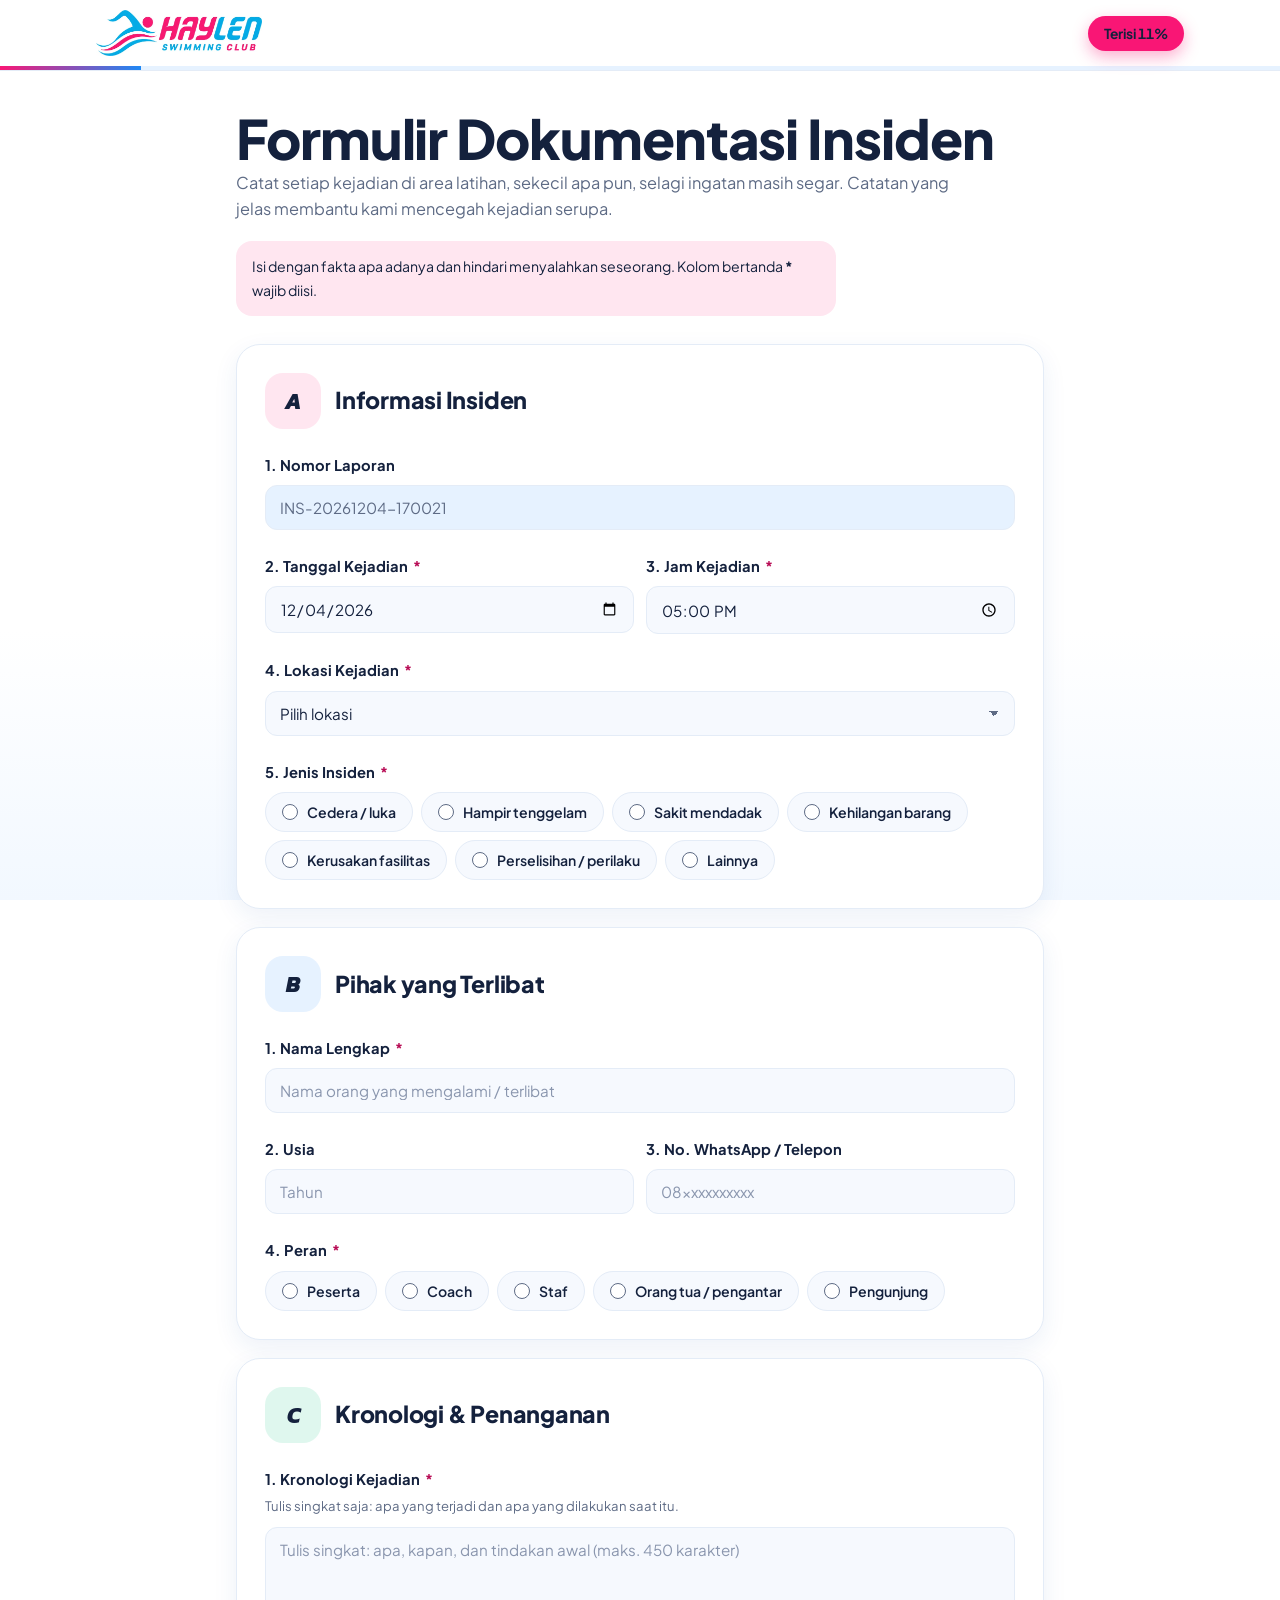
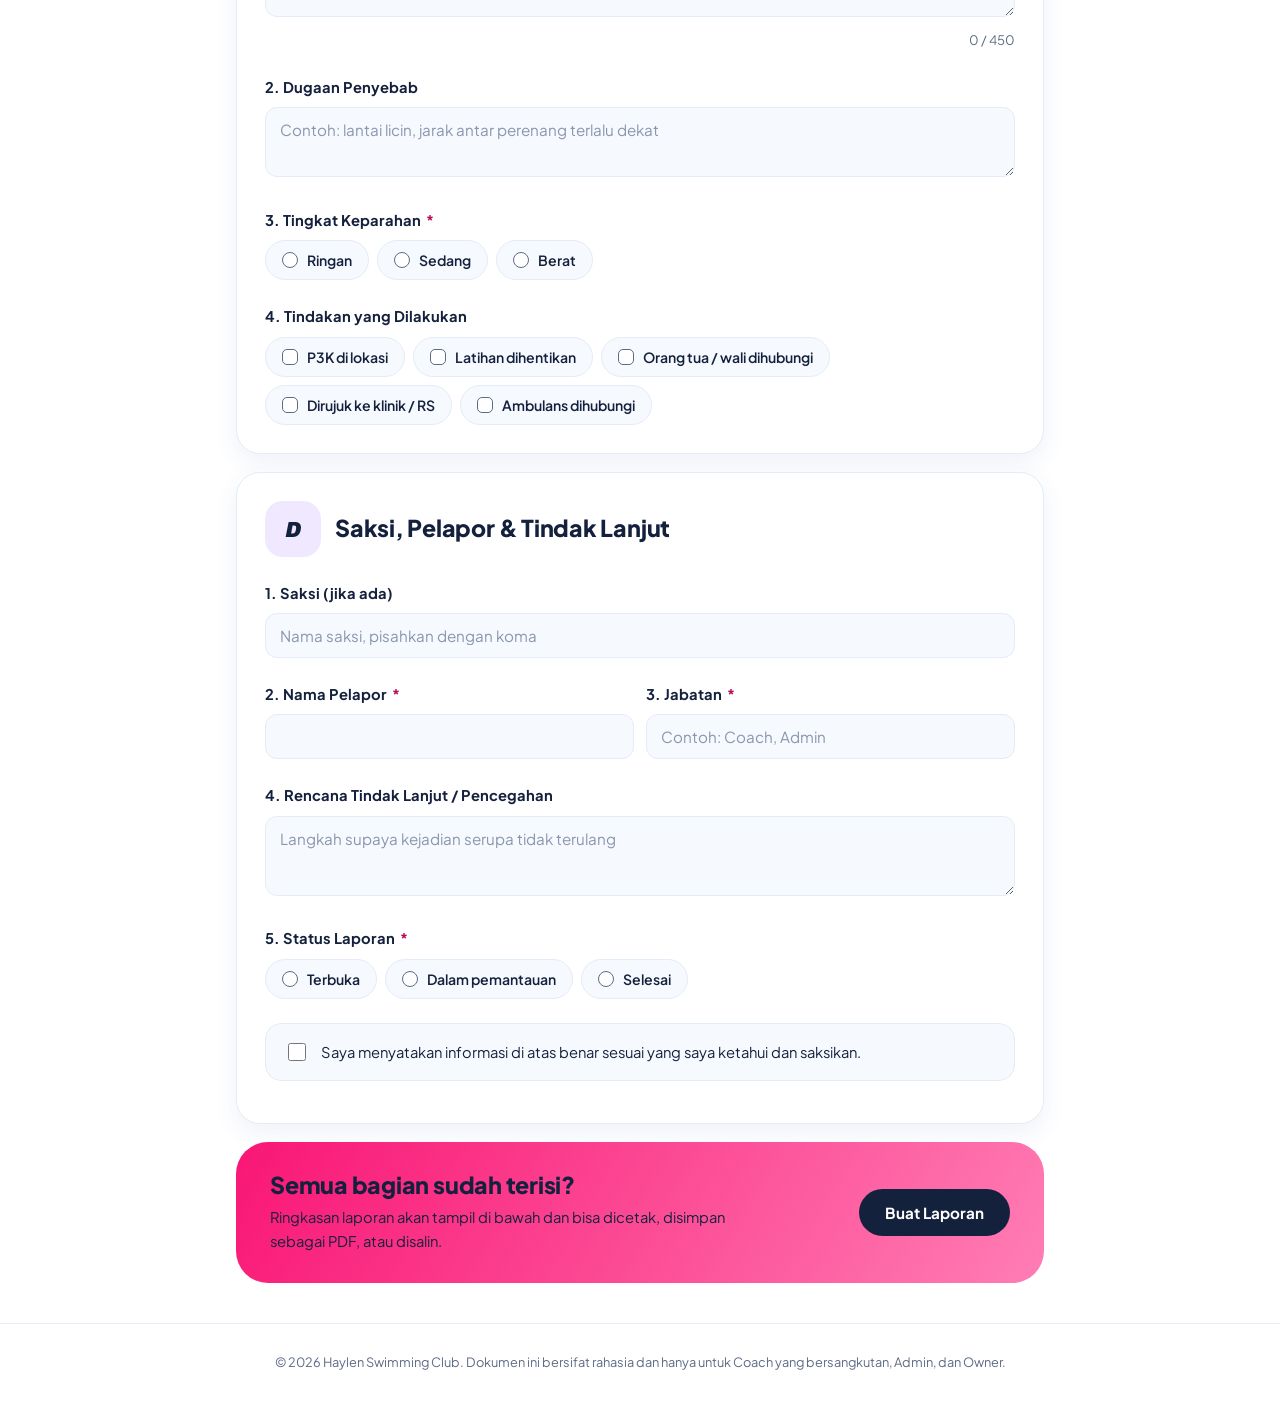
<file: insiden.html>
<!DOCTYPE html>
<html lang="id">
<head>
<meta charset="UTF-8">
<meta name="viewport" content="width=device-width, initial-scale=1.0">
<meta name="color-scheme" content="light">
<meta name="theme-color" content="#f91675">
<title>Formulir Dokumentasi Insiden — Haylen Swimming Club</title>
<link rel="preconnect" href="https://fonts.googleapis.com">
<link rel="preconnect" href="https://fonts.gstatic.com" crossorigin>
<link rel="stylesheet" href="https://fonts.googleapis.com/css2?family=Kanit:ital,wght@1,800&family=Plus+Jakarta+Sans:wght@400;500;600;700;800&display=swap">
<style>
:root{
  --bg:#FFFFFF; --bg3:#F2F8FF; --card:#FFFFFF; --card-soft:#F6F9FE; --line:#E4ECF7;
  --ink:#14213D; --muted:#5E6B85;
  --amber:#f91675; --amber-deep:#B80F55; --amber-text:#B80C55; --amber-soft:#FFE6F0;
  --sky:#1E88F5; --sky-soft:#E6F2FF; --mint:#18B98A; --mint-soft:#DFF7EE; --violet:#8E57EA; --violet-soft:#F0E8FF;
  --err:#C93B3B; --err-soft:#FDECEC;
  --shadow:0 8px 24px rgba(30,80,160,.08);
  --display:'Kanit','Arial Black',sans-serif;
  --body:'Plus Jakarta Sans',system-ui,-apple-system,'Segoe UI',sans-serif;
}
*{box-sizing:border-box}
html{scroll-behavior:smooth}
body{margin:0;background-color:var(--bg);background-image:linear-gradient(180deg,var(--bg) 0%,var(--bg) 70%,var(--bg3) 100%);background-attachment:fixed;color:var(--ink);font:400 15px/1.65 var(--body);-webkit-font-smoothing:antialiased}
h1,h2,h3,p{margin:0}
h1,h2,h3{line-height:1.15;text-wrap:balance}
h1{font-weight:800;font-size:clamp(2.1rem,5.4vw,3.4rem);letter-spacing:-.02em}
h2{font-weight:800;font-size:clamp(1.15rem,2.6vw,1.45rem);letter-spacing:-.01em}
.wrap{width:100%;max-width:1120px;margin-inline:auto;padding-inline:16px}
:focus-visible{outline:3px solid var(--sky);outline-offset:2px;border-radius:8px}
.eyebrow{font-size:.74rem;font-weight:700;letter-spacing:.12em;text-transform:uppercase;color:var(--amber-text)}
.lead{font-size:1.02rem;color:var(--muted);max-width:60ch}

/* header */
header.top{position:sticky;top:env(safe-area-inset-top,0px);z-index:50;background:color-mix(in srgb,var(--bg) 88%,transparent);backdrop-filter:blur(10px);border-bottom:1px solid var(--line)}
.bar{display:flex;align-items:center;justify-content:space-between;gap:16px;padding-block:10px}
.brand{display:flex;align-items:center}
.brand svg{height:46px;width:auto;display:block}
.progress-pill{font:700 .86rem var(--body);background:var(--amber);color:var(--ink);padding:9px 16px;border-radius:999px;box-shadow:0 6px 16px rgba(249,22,117,.35);font-variant-numeric:tabular-nums;white-space:nowrap}
.progress-track{height:4px;background:var(--sky-soft);width:100%}
.progress-fill{height:100%;width:0%;background:linear-gradient(90deg,var(--amber),var(--sky));transition:width .2s ease}

/* intro */
.intro{padding:44px 0 36px}
.hero{display:grid;grid-template-columns:1.1fr .9fr;gap:36px;align-items:center}
.hero h1{margin-top:12px}
.hero h1 em{font-style:normal;color:var(--sky)}
.hero .lead{margin-top:16px}
.hero-art{background:linear-gradient(160deg,var(--amber-soft),var(--sky-soft));border:1px solid var(--line);border-radius:32px;padding:26px;overflow:hidden;box-shadow:var(--shadow)}
.hero-art svg{width:100%;height:auto;display:block}
.chips{display:flex;flex-wrap:wrap;gap:8px;margin-top:20px}
.chip{background:var(--card);border:1px solid var(--line);border-radius:999px;padding:6px 13px;font-size:.82rem;font-weight:600}
.note-box{margin-top:18px;background:var(--amber-soft);border-radius:16px;padding:14px 16px;font-size:.88rem;max-width:60ch}

/* form: tiap bagian = satu kartu */
form .wrap{max-width:840px;display:flex;flex-direction:column;gap:18px}
.fsection{background:var(--card);border:1px solid var(--line);border-radius:24px;padding:28px;box-shadow:var(--shadow);min-width:0}
.fsection-head{display:flex;align-items:center;gap:14px;margin-bottom:24px}
.fsection-num{font:italic 800 1.4rem var(--display);width:56px;height:56px;border-radius:18px;display:grid;place-items:center;flex:none;background:var(--amber-soft);color:var(--ink)}
.fsection:nth-child(4n+2) .fsection-num{background:var(--sky-soft)}
.fsection:nth-child(4n+3) .fsection-num{background:var(--mint-soft)}
.fsection:nth-child(4n+4) .fsection-num{background:var(--violet-soft)}

.q{margin-bottom:24px}
.q:last-child{margin-bottom:0}
.q label.qlabel{display:block;font-size:.92rem;font-weight:700;margin-bottom:8px}
.q label.qlabel .req{color:var(--amber-text);margin-left:2px}
.q .hint{font-size:.82rem;color:var(--muted);margin:-4px 0 10px}

input[type=text],input[type=tel],input[type=number],input[type=date],input[type=time],textarea,select{
  width:100%;font:400 .95rem var(--body);color:var(--ink);background:var(--card-soft);
  border:1px solid var(--line);border-radius:12px;padding:12px 14px;transition:border-color .15s,box-shadow .15s,background .15s}
input::placeholder,textarea::placeholder{color:#8A96AE}
input:focus,textarea:focus,select:focus{outline:none;background:#fff;border-color:var(--sky);box-shadow:0 0 0 3px rgba(30,136,245,.18)}
input:user-invalid,textarea:user-invalid,select:user-invalid{border-color:var(--err);background:var(--err-soft)}
input[readonly]{background:var(--sky-soft);color:var(--muted)}
textarea{resize:vertical;min-height:90px}
select{appearance:none;cursor:pointer;background-image:linear-gradient(45deg,transparent 50%,var(--muted) 50%),linear-gradient(135deg,var(--muted) 50%,transparent 50%);background-position:calc(100% - 20px) center,calc(100% - 15px) center;background-size:5px 5px;background-repeat:no-repeat}
select:disabled{color:var(--muted);cursor:not-allowed;opacity:.8}
.row2{display:grid;grid-template-columns:1fr 1fr;gap:12px}
@media (max-width:520px){.row2{grid-template-columns:1fr}}

.choices{display:flex;flex-wrap:wrap;gap:8px}
.choice{position:relative;display:inline-flex;align-items:center;gap:9px;padding:10px 16px;border:1px solid var(--line);border-radius:999px;cursor:pointer;background:var(--card-soft);font:600 .88rem var(--body);transition:background .15s,border-color .15s}
.choice:hover{background:var(--amber-soft)}
.choice input{position:absolute;opacity:0;width:0;height:0}
.choice .box{width:16px;height:16px;border:1.5px solid var(--muted);background:#fff;flex:none;position:relative}
.choice input[type=radio]~.box{border-radius:50%}
.choice input[type=checkbox]~.box{border-radius:5px}
.choice input:checked~.box{border-color:var(--ink);background:var(--ink)}
.choice input[type=radio]:checked~.box::after{content:"";position:absolute;inset:3px;background:var(--amber);border-radius:50%}
.choice input[type=checkbox]:checked~.box::after{content:"";position:absolute;left:4px;top:1px;width:4px;height:8px;border:solid var(--amber);border-width:0 2px 2px 0;transform:rotate(45deg)}
.choice:has(input:checked),.choice:has(input:checked):hover{background:var(--amber);border-color:var(--amber);color:var(--ink)}
.choice input:focus-visible~.box{outline:3px solid var(--sky);outline-offset:2px}

.conditional{margin-top:12px;display:none}
.conditional.show{display:block}

.agree{display:flex;gap:12px;align-items:flex-start;padding:16px 18px;border:1px solid var(--line);border-radius:16px;background:var(--card-soft);cursor:pointer;margin-bottom:14px;transition:background .15s,border-color .15s}
.agree input{margin-top:3px;accent-color:var(--mint);width:18px;height:18px;flex:none}
.agree span{font-size:.92rem}
.agree:has(input:checked){background:var(--mint-soft);border-color:var(--mint)}

/* kirim */
.submit-band{background:linear-gradient(120deg,var(--amber) 0%,#FF7DB4 100%);border-radius:32px;padding:30px 34px;display:flex;flex-wrap:wrap;gap:18px;align-items:center;justify-content:space-between}
.submit-band p{max-width:44ch;margin-top:6px;font-size:.92rem}
.btn-generate{background:var(--ink);color:#fff;border:0;border-radius:999px;padding:14px 26px;font:700 .95rem var(--body);cursor:pointer;display:inline-flex;align-items:center;justify-content:center}
.btn-generate:hover{filter:brightness(1.25)}
.btn-generate:disabled{opacity:.6;cursor:progress}
.status-msg{display:none;padding:12px 16px;border-radius:14px;font-size:.9rem;font-weight:700}
.status-msg.ok{display:block;background:var(--mint-soft);color:#0B6B50}
.status-msg.err{display:block;background:var(--err-soft);color:var(--err)}

footer{border-top:1px solid var(--line);margin-top:40px;padding:28px 0 36px;text-align:center;font-size:.8rem;color:var(--muted)}

/* modal */
.modal-overlay{position:fixed;inset:0;background:rgba(10,18,36,.55);z-index:200;display:none;align-items:center;justify-content:center;padding:20px}
.modal-overlay.show{display:flex}
.modal-box{background:var(--card);border:1px solid var(--line);border-radius:26px;max-width:440px;width:100%;padding:28px 26px 24px;text-align:center;animation:modalIn .22s ease}
@keyframes modalIn{from{opacity:0;transform:translateY(10px) scale(.98)}to{opacity:1;transform:none}}
.modal-icon{width:64px;height:64px;border-radius:50%;background:var(--mint-soft);color:var(--mint);display:grid;place-items:center;margin:0 auto 16px;font-size:1.8rem;font-weight:800}
.modal-box h3{font-size:1.2rem;margin-bottom:10px}
.modal-box p{font-size:.9rem;color:var(--muted);margin-bottom:20px}
.modal-box p b{color:var(--ink)}
.btn-wa{display:flex;align-items:center;justify-content:center;gap:10px;width:100%;background:#25D366;color:#fff;border:0;padding:14px 20px;font:700 .95rem var(--body);border-radius:999px;cursor:pointer;text-decoration:none;box-shadow:0 8px 22px rgba(37,211,102,.3)}
.btn-wa:hover{background:#1EBE5A}
.btn-wa svg{width:20px;height:20px;flex:none}
.modal-skip{display:block;margin:14px auto 0;font:600 .86rem var(--body);color:var(--muted);background:none;border:0;cursor:pointer;text-decoration:underline}

@media (max-width:860px){.hero{grid-template-columns:1fr}.hero-art{order:-1;padding:14px;border-radius:24px}.hero-art svg{max-height:150px}}
@media (max-width:640px){
  body{font-size:14.5px;line-height:1.55}
  h1{font-size:1.85rem}
  .brand svg{height:36px}
  .bar{padding-block:8px}
  .intro{padding:20px 0 24px}
  .chips{display:none}
  .fsection{padding:20px;border-radius:20px}
  .fsection-num{width:44px;height:44px;border-radius:14px;font-size:1.15rem}
  .fsection-head{margin-bottom:18px}
  .submit-band{padding:22px;border-radius:24px}
  .btn-generate{width:100%}
}
@media (prefers-reduced-motion:reduce){html{scroll-behavior:auto}.modal-box{animation:none}.progress-fill{transition:none}}
.intro{padding:36px 0 28px}
.intro .wrap{max-width:840px}
.bank{display:grid;grid-template-columns:repeat(3,auto);justify-content:start;gap:12px 40px;margin:20px 0 0;background:var(--amber-soft);border-radius:16px;padding:14px 22px}
.bank dt{font-size:.74rem;font-weight:700;color:var(--amber-text)}
.bank dd{margin:2px 0 0;font-weight:700;font-variant-numeric:tabular-nums}
@media (max-width:560px){.bank{grid-template-columns:1fr}}
.group-title{font-size:.8rem;font-weight:700;color:var(--muted);margin:16px 0 8px}
#paketGroups>.group-title:first-child{margin-top:0}
.choice .age{font-weight:600;font-size:.76rem;opacity:.65}
#pertemuanBox{margin-top:-8px}
.rek{display:flex;align-items:center;gap:10px}
.btn-copy{display:inline-flex;align-items:center;gap:6px;background:var(--ink);color:#fff;border:0;border-radius:999px;padding:6px 12px;font:700 .78rem var(--body);cursor:pointer;transition:background .15s}
.btn-copy:hover{filter:brightness(1.25)}
.btn-copy.done{background:var(--mint);color:var(--ink)}
form .wrap,.res .wrap{max-width:840px;display:flex;flex-direction:column;gap:18px}
.brand img{height:46px;width:auto;display:block}
@media (max-width:640px){.brand img{height:36px}}
.res{display:none;padding-top:18px}.res.show{display:block}
.rpt{display:grid;margin:0}
.rpt div{display:grid;grid-template-columns:170px 1fr;gap:12px;padding:9px 0;border-bottom:1px solid var(--line);font-size:.9rem}
.rpt dt{color:var(--muted);font-weight:600}.rpt dd{margin:0;white-space:pre-wrap;font-weight:600}
@media (max-width:520px){.rpt div{grid-template-columns:1fr;gap:2px}}
.acts{display:flex;flex-wrap:wrap;gap:10px;margin-top:20px;align-items:center}
.btn-alt{background:var(--card-soft);color:var(--ink);border:1px solid var(--line)}
.toast{font-size:.85rem;font-weight:700;color:#0B6B50}
.ttd{margin-top:28px;padding-top:22px;border-top:2px solid var(--line);break-inside:avoid;page-break-inside:avoid}
.ttd h3{font-size:1.05rem;font-weight:800;letter-spacing:.04em;text-transform:uppercase;margin-bottom:16px}
.ttd-grid{display:grid;grid-template-columns:repeat(3,1fr);gap:16px}
.ttd-col{border:1px solid var(--line);border-radius:16px;padding:16px;background:var(--card-soft);display:flex;flex-direction:column;min-width:0}
.ttd-role{font-weight:800;font-size:.92rem}
.ttd-sub{font-size:.8rem;color:var(--muted);margin-top:2px}
.ttd-tag{display:inline-block;align-self:flex-start;margin-top:8px;font-size:.72rem;font-weight:700;padding:3px 10px;border-radius:999px;background:var(--sky-soft);color:#0F5FB8}
.ttd-tag.wajib{background:var(--amber-soft);color:var(--amber-text)}
.ttd-space{height:84px}
.ttd-name{border-top:1.5px solid var(--ink);padding-top:6px;font-weight:700;font-size:.9rem;min-height:2em;overflow-wrap:anywhere}
.ttd-meta{font-size:.78rem;color:var(--muted);margin-top:6px}
@media (max-width:640px){.ttd-grid{grid-template-columns:1fr}.ttd-space{height:64px}}
@media print{.ttd-col{background:#fff;border-color:#999}.ttd-tag{border:1px solid #999;background:#fff;color:#000}.ttd-meta{color:#000}}
@media print{.progress-pill,.progress-track,.intro,form,.acts,footer,.status-msg{display:none!important}header.top{position:static;border:0}.res{display:block!important;padding-top:0}.fsection{box-shadow:none}body{background:#fff}}

/* ===== cetak 1 lembar A4 ===== */
@media print{
@page{size:A4;margin:10mm}
  .progress-pill,.progress-track,.intro,form,.acts,footer,.status-msg{display:none!important}
  header.top{position:static!important;border:0!important;backdrop-filter:none!important}
  .bar{padding-block:4px!important}
  .brand img{height:34px!important}
  .res{display:block!important;padding-top:6px!important}
  .res .wrap,header.top .wrap{max-width:none!important;padding-inline:0!important;gap:0!important}
  .res .fsection{box-shadow:none!important;border:0!important;padding:0!important;border-radius:0!important}
  .res .fsection-head{margin-bottom:6px!important;gap:10px!important}
  .res .fsection-num{width:30px!important;height:30px!important;font-size:.95rem!important;border-radius:9px!important}
  .res h2{font-size:1.2rem!important}
  .rpt div{grid-template-columns:135px 1fr!important;gap:10px!important;padding:5px 0!important;font-size:.88rem!important;line-height:1.4!important}
  .ttd{margin-top:16px!important;padding-top:12px!important}
  .ttd h3{font-size:.9rem!important;margin-bottom:8px!important}
  .ttd-grid{grid-template-columns:repeat(3,1fr)!important;gap:8px!important}
  .ttd-col{padding:7px 9px!important;border-radius:10px!important;background:#fff!important}
  .ttd-role{font-size:.9rem!important}
  .ttd-sub,.ttd-meta{font-size:.76rem!important}
  .ttd-tag{font-size:.7rem!important;margin-top:4px!important;padding:2px 8px!important}
  .ttd-space{height:58px!important}
  .ttd-name{font-size:.84rem!important;min-height:1.6em!important}
  body{background:#fff!important}
  body{zoom:var(--pz,1)}
  .res,.ttd{break-inside:avoid;page-break-inside:avoid}
}
body.pm .progress-pill,body.pm .progress-track,body.pm .intro,body.pm form,body.pm .acts,body.pm footer,body.pm .status-msg{display:none!important}
body.pm header.top{position:static!important;border:0!important;backdrop-filter:none!important}
body.pm .bar{padding-block:4px!important}
body.pm .brand img{height:34px!important}
body.pm .res{display:block!important;padding-top:6px!important}
body.pm .res .wrap,body.pm header.top .wrap{max-width:none!important;padding-inline:0!important;gap:0!important}
body.pm .res .fsection{box-shadow:none!important;border:0!important;padding:0!important;border-radius:0!important}
body.pm .res .fsection-head{margin-bottom:6px!important;gap:10px!important}
body.pm .res .fsection-num{width:30px!important;height:30px!important;font-size:.95rem!important;border-radius:9px!important}
body.pm .res h2{font-size:1.2rem!important}
body.pm .rpt div{grid-template-columns:135px 1fr!important;gap:10px!important;padding:5px 0!important;font-size:.88rem!important;line-height:1.4!important}
body.pm .ttd{margin-top:16px!important;padding-top:12px!important}
body.pm .ttd h3{font-size:.9rem!important;margin-bottom:8px!important}
body.pm .ttd-grid{grid-template-columns:repeat(3,1fr)!important;gap:8px!important}
body.pm .ttd-col{padding:7px 9px!important;border-radius:10px!important;background:#fff!important}
body.pm .ttd-role{font-size:.9rem!important}
body.pm .ttd-sub,body.pm .ttd-meta{font-size:.76rem!important}
body.pm .ttd-tag{font-size:.7rem!important;margin-top:4px!important;padding:2px 8px!important}
body.pm .ttd-space{height:58px!important}
body.pm .ttd-name{font-size:.84rem!important;min-height:1.6em!important}
body.pm{background:#fff!important}
</style>
</head>
<body>
<header class="top">
  <div class="wrap bar">
    <div class="brand"><img src="[data-uri]" alt="Haylen Swimming Club"></div>
    <div class="progress-pill" id="progressPill" role="status" aria-label="Progres pengisian">Terisi 0%</div>
  </div>
  <div class="progress-track"><div class="progress-fill" id="progressFill"></div></div>
</header>

<section class="intro">
  <div class="wrap">
    <h1>Formulir Dokumentasi Insiden</h1>
    <p class="lead">Catat setiap kejadian di area latihan, sekecil apa pun, selagi ingatan masih segar. Catatan yang jelas membantu kami mencegah kejadian serupa.</p>
    <div class="note-box">Isi dengan fakta apa adanya dan hindari menyalahkan seseorang. Kolom bertanda <b>*</b> wajib diisi.</div>
  </div>
</section>

<form id="f" novalidate>
<div class="wrap">
<div class="fsection">
    <div class="fsection-head"><div class="fsection-num">A</div><h2>Informasi Insiden</h2></div>
    <div class="q"><label class="qlabel" for="noLap">1. Nomor Laporan</label><input type="text" id="noLap" name="noLap" readonly></div>
    <div class="q"><div class="row2">
      <div><label class="qlabel" for="tgl">2. Tanggal Kejadian <span class="req">*</span></label><input type="date" id="tgl" name="tgl" required></div>
      <div><label class="qlabel" for="jam">3. Jam Kejadian <span class="req">*</span></label><input type="time" id="jam" name="jam" required></div>
    </div></div>
    <div class="q"><label class="qlabel" for="lokasi">4. Lokasi Kejadian <span class="req">*</span></label>
      <select id="lokasi" name="lokasi" required><option value="">Pilih lokasi</option><option>Kolam utama</option><option>Kolam anak</option><option>Tepi kolam / pool deck</option><option>Ruang ganti</option><option>Toilet / kamar mandi</option><option>Area parkir</option><option>Lainnya</option></select>
      <div class="conditional" id="lokasiLain"><input type="text" name="lokasiLain" placeholder="Sebutkan lokasi"></div></div>
    <div class="q"><label class="qlabel">5. Jenis Insiden <span class="req">*</span></label>
      <div class="choices" id="jenis">
        <label class="choice"><input type="radio" name="jenis" value="Cedera / luka" required><span class="box"></span>Cedera / luka</label>
        <label class="choice"><input type="radio" name="jenis" value="Hampir tenggelam"><span class="box"></span>Hampir tenggelam</label>
        <label class="choice"><input type="radio" name="jenis" value="Sakit mendadak"><span class="box"></span>Sakit mendadak</label>
        <label class="choice"><input type="radio" name="jenis" value="Kehilangan barang"><span class="box"></span>Kehilangan barang</label>
        <label class="choice"><input type="radio" name="jenis" value="Kerusakan fasilitas"><span class="box"></span>Kerusakan fasilitas</label>
        <label class="choice"><input type="radio" name="jenis" value="Perselisihan / perilaku"><span class="box"></span>Perselisihan / perilaku</label>
        <label class="choice"><input type="radio" name="jenis" value="Lainnya"><span class="box"></span>Lainnya</label>
      </div>
      <div class="conditional" id="jenisLain"><input type="text" name="jenisLain" placeholder="Sebutkan jenis insiden"></div></div>
  </div>

  <div class="fsection">
    <div class="fsection-head"><div class="fsection-num">B</div><h2>Pihak yang Terlibat</h2></div>
    <div class="q"><label class="qlabel" for="nama">1. Nama Lengkap <span class="req">*</span></label><input type="text" id="nama" name="nama" required placeholder="Nama orang yang mengalami / terlibat"></div>
    <div class="q"><div class="row2">
      <div><label class="qlabel" for="usia">2. Usia</label><input type="number" id="usia" name="usia" min="0" max="99" placeholder="Tahun"></div>
      <div><label class="qlabel" for="kontak">3. No. WhatsApp / Telepon</label><input type="tel" id="kontak" name="kontak" placeholder="08xxxxxxxxxx"></div>
    </div></div>
    <div class="q"><label class="qlabel">4. Peran <span class="req">*</span></label>
      <div class="choices">
        <label class="choice"><input type="radio" name="peran" value="Peserta" required><span class="box"></span>Peserta</label>
        <label class="choice"><input type="radio" name="peran" value="Coach"><span class="box"></span>Coach</label>
        <label class="choice"><input type="radio" name="peran" value="Staf"><span class="box"></span>Staf</label>
        <label class="choice"><input type="radio" name="peran" value="Orang tua / pengantar"><span class="box"></span>Orang tua / pengantar</label>
        <label class="choice"><input type="radio" name="peran" value="Pengunjung"><span class="box"></span>Pengunjung</label>
      </div></div>
  </div>

  <div class="fsection">
    <div class="fsection-head"><div class="fsection-num">C</div><h2>Kronologi &amp; Penanganan</h2></div>
    <div class="q"><label class="qlabel" for="kronologi">1. Kronologi Kejadian <span class="req">*</span></label><p class="hint">Tulis singkat saja: apa yang terjadi dan apa yang dilakukan saat itu.</p><textarea id="kronologi" name="kronologi" required maxlength="450" placeholder="Tulis singkat: apa, kapan, dan tindakan awal (maks. 450 karakter)"></textarea><p class="hint cnt" data-for="kronologi" style="margin:6px 0 0;text-align:right">0 / 450</p></div>
    <div class="q"><label class="qlabel" for="penyebab">2. Dugaan Penyebab</label><textarea id="penyebab" name="penyebab" maxlength="200" style="min-height:70px" placeholder="Contoh: lantai licin, jarak antar perenang terlalu dekat"></textarea></div>
    <div class="q"><label class="qlabel">3. Tingkat Keparahan <span class="req">*</span></label>
      <div class="choices">
        <label class="choice"><input type="radio" name="tingkat" value="Ringan" required><span class="box"></span>Ringan</label>
        <label class="choice"><input type="radio" name="tingkat" value="Sedang"><span class="box"></span>Sedang</label>
        <label class="choice"><input type="radio" name="tingkat" value="Berat"><span class="box"></span>Berat</label>
      </div></div>
    <div class="q"><label class="qlabel">4. Tindakan yang Dilakukan</label>
      <div class="choices">
        <label class="choice"><input type="checkbox" name="tindakan" value="P3K di lokasi"><span class="box"></span>P3K di lokasi</label>
        <label class="choice"><input type="checkbox" name="tindakan" value="Latihan dihentikan"><span class="box"></span>Latihan dihentikan</label>
        <label class="choice"><input type="checkbox" name="tindakan" value="Orang tua / wali dihubungi"><span class="box"></span>Orang tua / wali dihubungi</label>
        <label class="choice"><input type="checkbox" name="tindakan" value="Dirujuk ke klinik / RS" id="rujuk"><span class="box"></span>Dirujuk ke klinik / RS</label>
        <label class="choice"><input type="checkbox" name="tindakan" value="Ambulans dihubungi"><span class="box"></span>Ambulans dihubungi</label>
      </div>
      <div class="conditional" id="rujukBox"><input type="text" name="faskes" placeholder="Nama klinik / rumah sakit"></div></div>
  </div>

  <div class="fsection">
    <div class="fsection-head"><div class="fsection-num">D</div><h2>Saksi, Pelapor &amp; Tindak Lanjut</h2></div>
    <div class="q"><label class="qlabel" for="saksi">1. Saksi (jika ada)</label><input type="text" id="saksi" name="saksi" maxlength="100" placeholder="Nama saksi, pisahkan dengan koma"></div>
    <div class="q"><div class="row2">
      <div><label class="qlabel" for="pelapor">2. Nama Pelapor <span class="req">*</span></label><input type="text" id="pelapor" name="pelapor" required></div>
      <div><label class="qlabel" for="jabatan">3. Jabatan <span class="req">*</span></label><input type="text" id="jabatan" name="jabatan" required placeholder="Contoh: Coach, Admin"></div>
    </div></div>
    <div class="q"><label class="qlabel" for="cegah">4. Rencana Tindak Lanjut / Pencegahan</label><textarea id="cegah" name="cegah" maxlength="250" style="min-height:80px" placeholder="Langkah supaya kejadian serupa tidak terulang"></textarea></div>
    <div class="q"><label class="qlabel">5. Status Laporan <span class="req">*</span></label>
      <div class="choices">
        <label class="choice"><input type="radio" name="status" value="Terbuka" required><span class="box"></span>Terbuka</label>
        <label class="choice"><input type="radio" name="status" value="Dalam pemantauan"><span class="box"></span>Dalam pemantauan</label>
        <label class="choice"><input type="radio" name="status" value="Selesai"><span class="box"></span>Selesai</label>
      </div></div>
    <div class="q"><label class="agree"><input type="checkbox" id="benar" required><span>Saya menyatakan informasi di atas benar sesuai yang saya ketahui dan saksikan.</span></label></div>
  </div>

  </div>

<div class="wrap" style="margin-top:18px">
  <div class="submit-band">
    <div>
      <h2>Semua bagian sudah terisi?</h2>
      <p>Ringkasan laporan akan tampil di bawah dan bisa dicetak, disimpan sebagai PDF, atau disalin.</p>
    </div>
    <button type="submit" class="btn-generate">Buat Laporan</button>
  </div>
  <div class="status-msg" id="statusMsg" role="status"></div>
</div>
</form>

<section class="res" id="hasil"><div class="wrap"><div class="fsection">
  <div class="fsection-head"><div class="fsection-num">&#10003;</div><h2>Ringkasan Laporan Insiden</h2></div>
  <dl class="rpt" id="rpt"></dl>
  <div class="ttd" id="ttd">
    <h3>Verifikasi &amp; Pengesahan</h3>
    <div class="ttd-grid">
      <div class="ttd-col">
        <p class="ttd-role">Dilaporkan oleh</p><p class="ttd-sub">(Pelatih/Pelapor)</p>
        <div class="ttd-space"></div>
        <p class="ttd-name" id="ttdPelapor"></p>
        <p class="ttd-meta">Tanggal: ____ / ____ / ________</p>
      </div>
      <div class="ttd-col">
        <p class="ttd-role">Diverifikasi oleh</p><p class="ttd-sub">(Ops Manager/Head Coach)</p>
        <div class="ttd-space"></div>
        <p class="ttd-name">&nbsp;</p>
        <p class="ttd-meta">Tanggal: ____ / ____ / ________</p>
      </div>
      <div class="ttd-col">
        <p class="ttd-role">Diketahui oleh</p><p class="ttd-sub">(Founder - untuk insiden berat)</p>
        <span class="ttd-tag" id="ttdFounderTag"></span>
        <div class="ttd-space" style="height:62px"></div>
        <p class="ttd-name">&nbsp;</p>
        <p class="ttd-meta">Tanggal: ____ / ____ / ________</p>
      </div>
    </div>
  </div>
  <div class="acts"><button type="button" class="btn-generate" id="cetak">Cetak / Simpan PDF (1 Lembar)</button><button type="button" class="btn-generate btn-alt" id="salin">Salin Ringkasan</button><button type="button" class="btn-generate btn-alt" id="baru">Laporan Baru</button><span class="toast" id="toast"></span></div>
</div></div></section>

<footer>
  <div class="wrap">&copy; 2026 Haylen Swimming Club. Dokumen ini bersifat rahasia dan hanya untuk Coach yang bersangkutan, Admin, dan Owner.</div>
</footer>

<script>
(function(){
  const f=document.getElementById('f'),$=function(id){return document.getElementById(id)};
  const p2=function(n){return String(n).padStart(2,'0')};
  function init(){
    const d=new Date();
    $('tgl').value=d.getFullYear()+'-'+p2(d.getMonth()+1)+'-'+p2(d.getDate());
    $('tgl').max=$('tgl').value;
    $('jam').value=p2(d.getHours())+':'+p2(d.getMinutes());
    $('noLap').value='INS-'+d.getFullYear()+p2(d.getMonth()+1)+p2(d.getDate())+'-'+p2(d.getHours())+p2(d.getMinutes())+p2(d.getSeconds());
  }
  init();
  $('lokasi').addEventListener('change',function(){$('lokasiLain').classList.toggle('show',this.value==='Lainnya')});
  document.querySelectorAll('input[name=jenis]').forEach(function(r){r.addEventListener('change',function(){$('jenisLain').classList.toggle('show',this.value==='Lainnya'&&this.checked)})});
  $('rujuk').addEventListener('change',function(){$('rujukBox').classList.toggle('show',this.checked)});

  // penghitung karakter kronologi
  (function(){const t=$('kronologi'),c=document.querySelector('.cnt[data-for=kronologi]');
    function u(){c.textContent=t.value.length+' / '+t.maxLength}
    t.addEventListener('input',u);f.addEventListener('reset',function(){setTimeout(u,0)});u();})();

  // progress
  const fillEl=$('progressFill'),pillEl=$('progressPill');
  function progress(){
    let filled=0,total=0;
    f.querySelectorAll('input[type=text],input[type=tel],input[type=number],input[type=date],input[type=time],textarea,select').forEach(function(el){
      if(el.readOnly)return;
      const c=el.closest('.conditional');if(c&&!c.classList.contains('show'))return;
      total++;if(el.value&&el.value.trim()!=='')filled++;
    });
    const g={};
    f.querySelectorAll('input[type=radio],input[type=checkbox]').forEach(function(el){g[el.name||el.id]=g[el.name||el.id]||false;if(el.checked)g[el.name||el.id]=true});
    Object.keys(g).forEach(function(n){total++;if(g[n])filled++});
    const pct=total?Math.round(filled/total*100):0;
    fillEl.style.width=pct+'%';pillEl.textContent='Terisi '+pct+'%';
  }
  f.addEventListener('input',progress);f.addEventListener('change',progress);progress();

  const BULAN=['Januari','Februari','Maret','April','Mei','Juni','Juli','Agustus','September','Oktober','November','Desember'];
  function tglID(s){const a=s.split('-');return a.length===3?parseInt(a[2],10)+' '+BULAN[parseInt(a[1],10)-1]+' '+a[0]:s}
  function val(n){const e=f.elements[n];return e?(e.value||'').trim():''}
  let rows=[];
  function collect(){
    const j=val('jenis');
    const jenis=j==='Lainnya'&&val('jenisLain')?'Lainnya: '+val('jenisLain'):j;
    const lok=val('lokasi')==='Lainnya'&&val('lokasiLain')?'Lainnya: '+val('lokasiLain'):val('lokasi');
    let tin=[].map.call(f.querySelectorAll('input[name=tindakan]:checked'),function(c){return c.value});
    if(val('faskes')&&$('rujuk').checked)tin=tin.map(function(t){return t.indexOf('Dirujuk')===0?t+' ('+val('faskes')+')':t});
    const pihak=val('nama')+(val('usia')?', '+val('usia')+' tahun':'')+' ('+val('peran')+')'+(val('kontak')?' · '+val('kontak'):'');
    return [
      ['No. Laporan',val('noLap')],['Waktu Kejadian',tglID(val('tgl'))+', pukul '+val('jam').replace(':','.')+' WIB'],
      ['Lokasi',lok],['Jenis Insiden',jenis],['Pihak Terlibat',pihak],['Tingkat Keparahan',val('tingkat')],
      ['Kronologi',val('kronologi')],['Dugaan Penyebab',val('penyebab')||'-'],['Tindakan',tin.length?tin.join(', '):'-'],
      ['Saksi',val('saksi')||'-'],['Pelapor',val('pelapor')+' ('+val('jabatan')+')'],
      ['Tindak Lanjut',val('cegah')||'-'],['Status',val('status')]
    ];
  }
  const statusMsg=$('statusMsg');
  f.addEventListener('submit',function(e){
    e.preventDefault();statusMsg.className='status-msg';statusMsg.textContent='';
    if(!f.checkValidity()){f.reportValidity();return}
    rows=collect();$('rpt').innerHTML='';
    $('ttdPelapor').textContent=val('pelapor')+' ('+val('jabatan')+')';
    const berat=val('tingkat')==='Berat',tg=$('ttdFounderTag');
    tg.textContent=berat?'Wajib - insiden berat':'Tidak wajib - bukan insiden berat';
    tg.className='ttd-tag'+(berat?' wajib':'');
    rows.forEach(function(r){
      const w=document.createElement('div'),dt=document.createElement('dt'),dd=document.createElement('dd');
      dt.textContent=r[0];dd.textContent=r[1];w.appendChild(dt);w.appendChild(dd);$('rpt').appendChild(w);
    });
    statusMsg.className='status-msg ok';statusMsg.textContent='Laporan berhasil dibuat. Ringkasannya ada di bawah.';
    $('hasil').classList.add('show');
    $('hasil').scrollIntoView({behavior:'smooth',block:'start'});
  });
  // ---- cetak 1 lembar A4: ukur isi pada lebar kertas, lalu perkecil otomatis bila perlu ----
  function fitPrint(){
    const root=document.documentElement,b=document.body,hasil=$('hasil'),hdr=document.querySelector('header.top');
    root.style.removeProperty('--pz');
    if(!hasil.classList.contains('show'))return 1;
    const oldW=b.style.width;
    b.classList.add('pm');b.style.width='718px'; // lebar area cetak A4 (190 mm)
    const h=hdr.offsetHeight+hasil.offsetHeight;
    b.classList.remove('pm');b.style.width=oldW;
    const avail=277/25.4*96*0.97; // tinggi area cetak A4 (277 mm) dengan sedikit cadangan
    const z=Math.max(.8,Math.min(1,avail/h));
    root.style.setProperty('--pz',z.toFixed(3));
    return z;
  }
  window.fitPrint=fitPrint;
  window.addEventListener('beforeprint',fitPrint);
  $('cetak').addEventListener('click',function(){fitPrint();window.print()});
  $('salin').addEventListener('click',function(){
    const t='LAPORAN INSIDEN — HAYLEN SWIMMING CLUB\n\n'+rows.map(function(r){return r[0]+': '+r[1]}).join('\n')+'\n\nVERIFIKASI & PENGESAHAN\nDilaporkan oleh (Pelatih/Pelapor): '+val('pelapor')+'\nDiverifikasi oleh (Ops Manager/Head Coach): ____________\nDiketahui oleh (Founder - untuk insiden berat): ____________';
    const ok=function(m){$('toast').textContent=m;setTimeout(function(){$('toast').textContent=''},2200)};
    function fb(){const ta=document.createElement('textarea');ta.value=t;ta.style.cssText='position:fixed;opacity:0';document.body.appendChild(ta);ta.select();let s=false;try{s=document.execCommand('copy')}catch(x){}document.body.removeChild(ta);ok(s?'Tersalin':'Gagal, salin manual')}
    if(navigator.clipboard&&navigator.clipboard.writeText){navigator.clipboard.writeText(t).then(function(){ok('Tersalin')},fb)}else fb();
  });
  $('baru').addEventListener('click',function(){
    f.reset();$('hasil').classList.remove('show');statusMsg.className='status-msg';statusMsg.textContent='';
    document.querySelectorAll('.conditional').forEach(function(c){c.classList.remove('show')});
    init();progress();window.scrollTo({top:0,behavior:'smooth'});
  });
})();
</script>
</body>
</html>
</file>
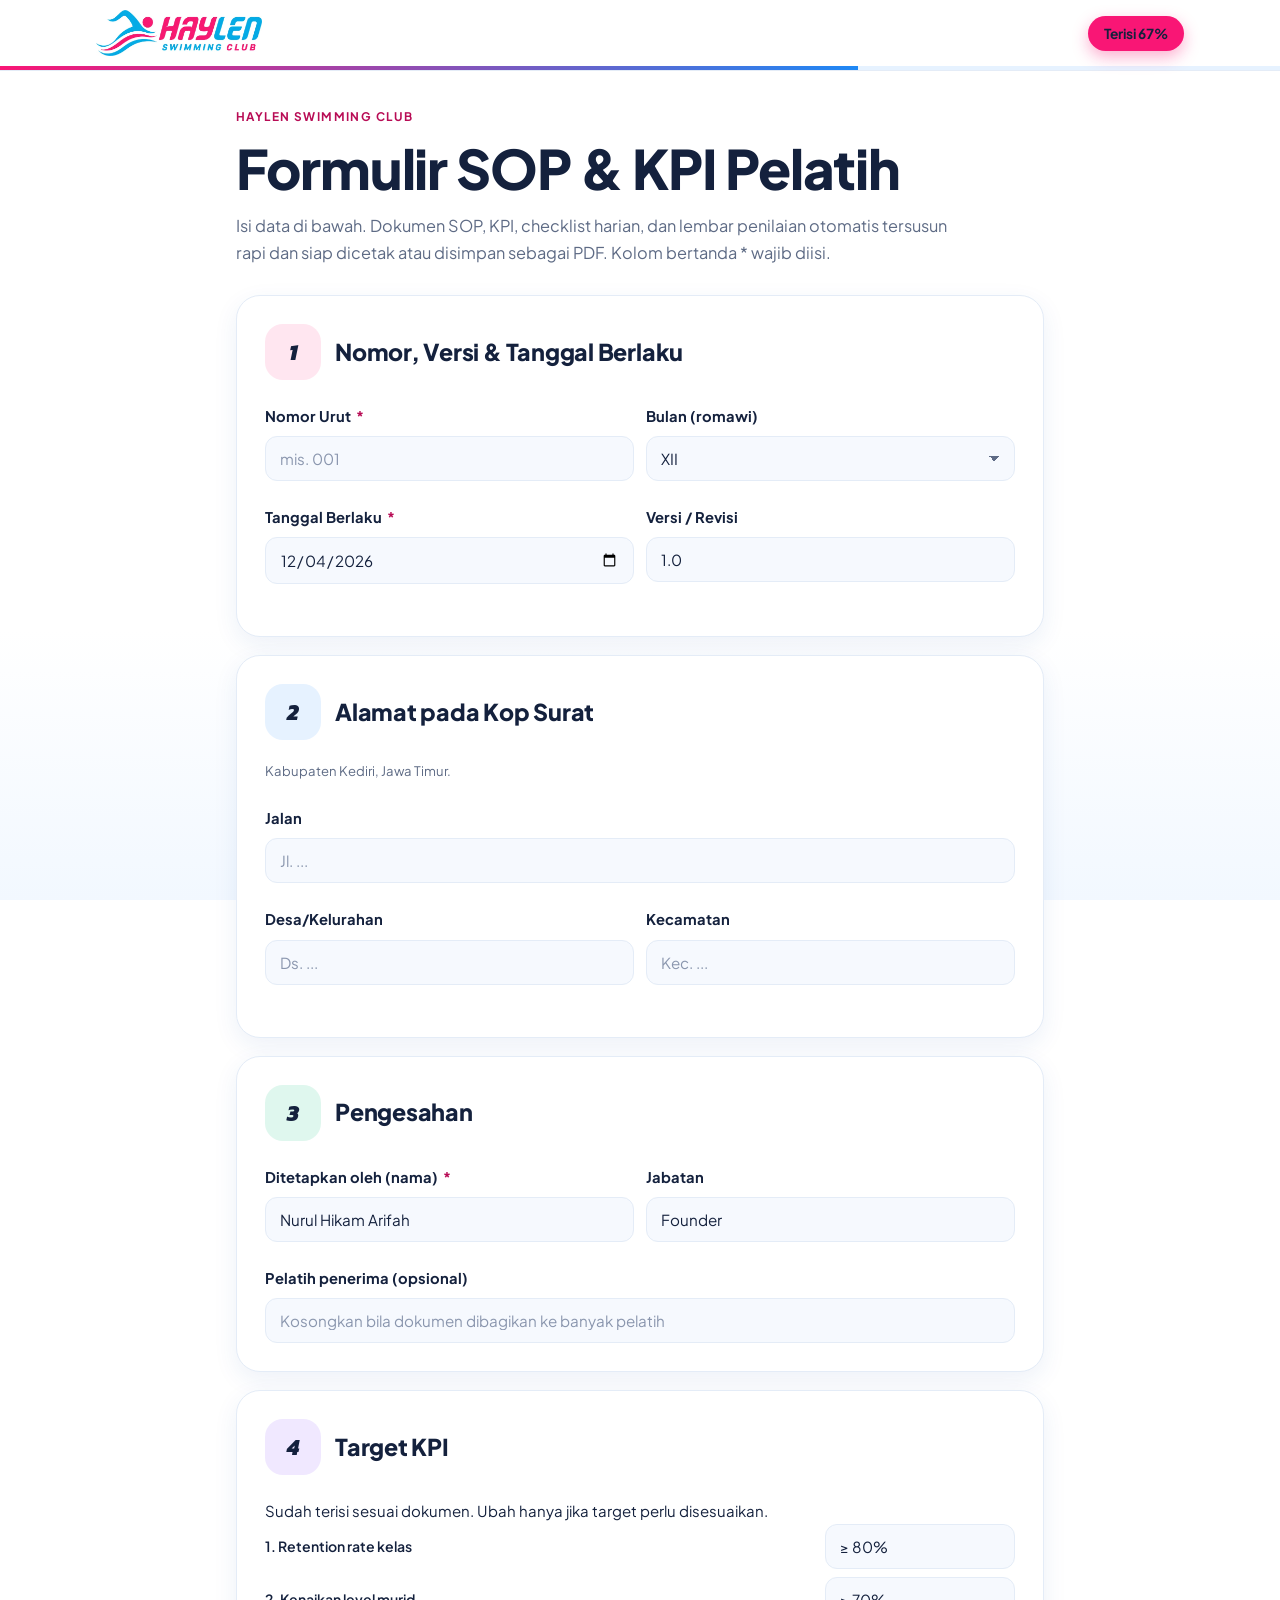
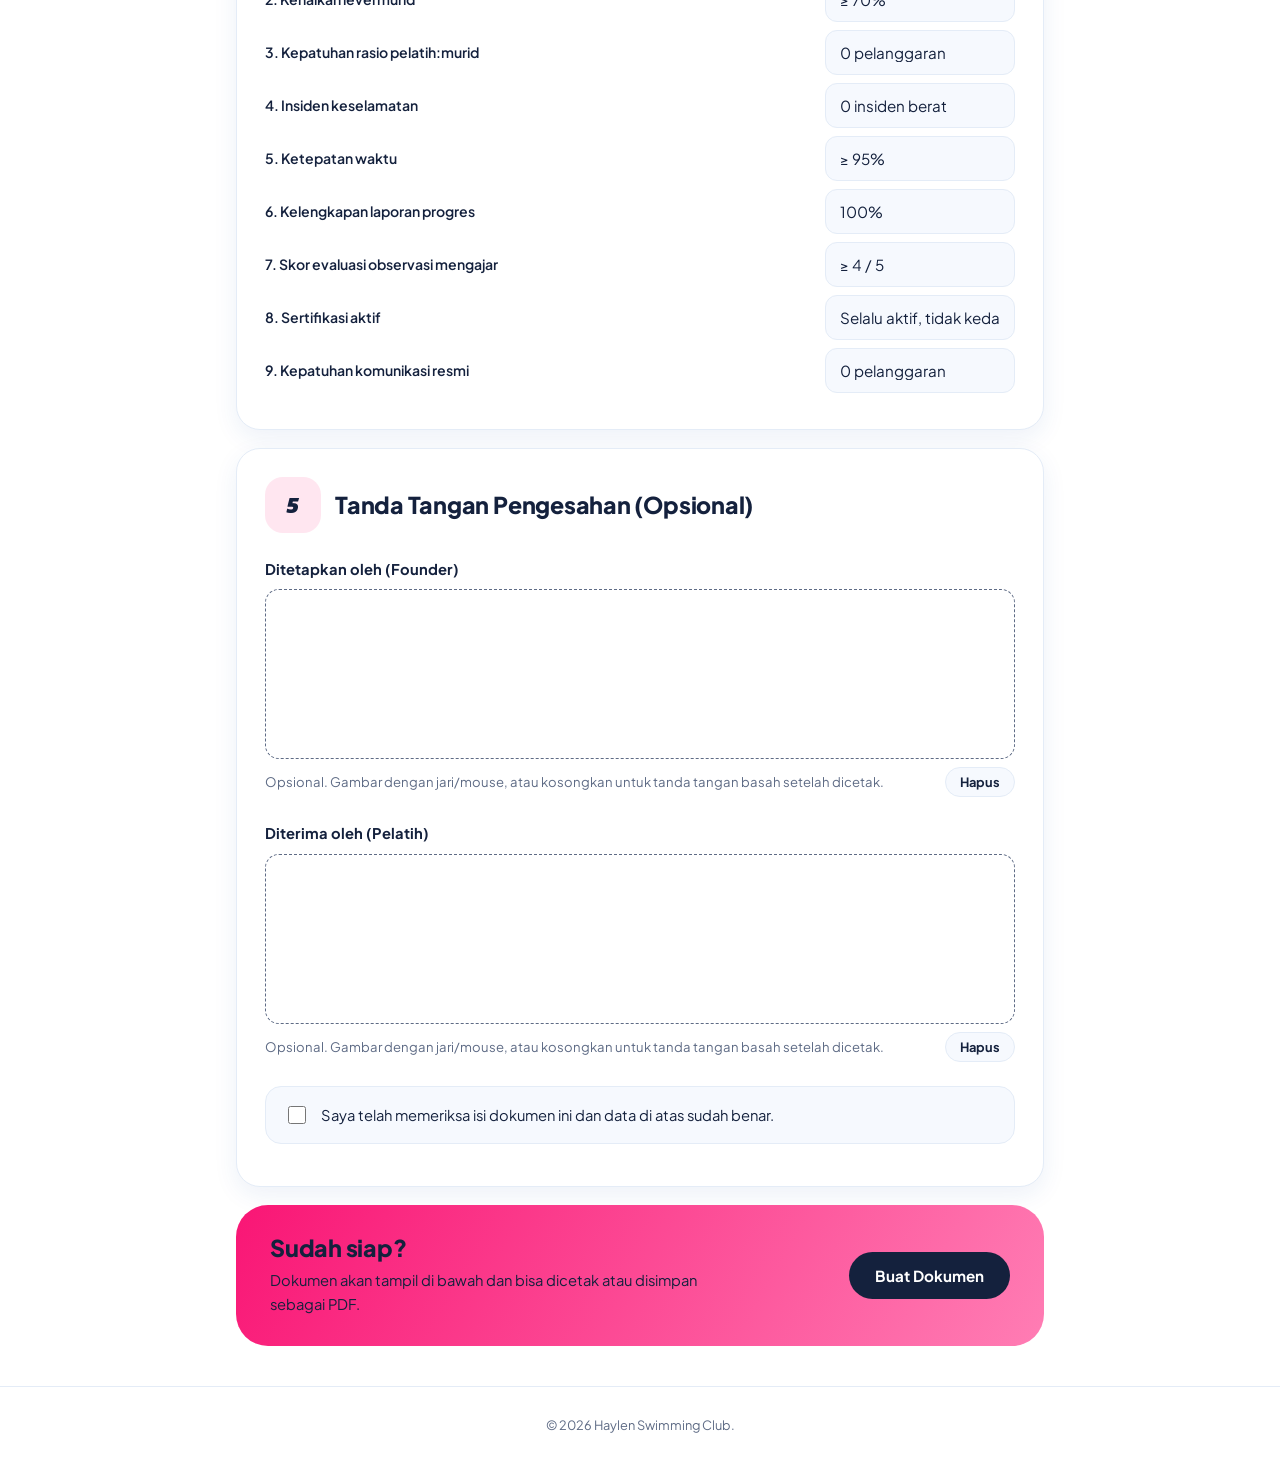
<file: sop-kpi-pelatih.html>
<!DOCTYPE html><html lang="id"><head><meta charset="UTF-8"><meta name="viewport" content="width=device-width, initial-scale=1, viewport-fit=cover"><meta name="color-scheme" content="light"><meta name="theme-color" content="#f91675"><title>Formulir SOP &amp; KPI Pelatih — Haylen Swimming Club</title>
<link rel="preconnect" href="https://fonts.googleapis.com"><link rel="preconnect" href="https://fonts.gstatic.com" crossorigin><link rel="stylesheet" href="https://fonts.googleapis.com/css2?family=Kanit:ital,wght@1,800&family=Plus+Jakarta+Sans:wght@400;500;600;700;800&display=swap"><style>

:root{
  --bg:#FFFFFF; --bg3:#F2F8FF; --card:#FFFFFF; --card-soft:#F6F9FE; --line:#E4ECF7;
  --ink:#14213D; --muted:#5E6B85;
  --amber:#f91675; --amber-deep:#B80F55; --amber-text:#B80C55; --amber-soft:#FFE6F0;
  --sky:#1E88F5; --sky-soft:#E6F2FF; --mint:#18B98A; --mint-soft:#DFF7EE; --violet:#8E57EA; --violet-soft:#F0E8FF;
  --err:#C93B3B; --err-soft:#FDECEC;
  --shadow:0 8px 24px rgba(30,80,160,.08);
  --display:'Kanit','Arial Black',sans-serif;
  --body:'Plus Jakarta Sans',system-ui,-apple-system,'Segoe UI',sans-serif;
}
*{box-sizing:border-box}
html{scroll-behavior:smooth}
body{margin:0;background-color:var(--bg);background-image:linear-gradient(180deg,var(--bg) 0%,var(--bg) 70%,var(--bg3) 100%);background-attachment:fixed;color:var(--ink);font:400 15px/1.65 var(--body);-webkit-font-smoothing:antialiased}
h1,h2,h3,p{margin:0}
h1,h2,h3{line-height:1.15;text-wrap:balance}
h1{font-weight:800;font-size:clamp(2.1rem,5.4vw,3.4rem);letter-spacing:-.02em}
h2{font-weight:800;font-size:clamp(1.15rem,2.6vw,1.45rem);letter-spacing:-.01em}
.wrap{width:100%;max-width:1120px;margin-inline:auto;padding-inline:16px}
:focus-visible{outline:3px solid var(--sky);outline-offset:2px;border-radius:8px}
.eyebrow{font-size:.74rem;font-weight:700;letter-spacing:.12em;text-transform:uppercase;color:var(--amber-text)}
.lead{font-size:1.02rem;color:var(--muted);max-width:60ch}

/* header */
header.top{position:sticky;top:env(safe-area-inset-top,0px);z-index:50;background:color-mix(in srgb,var(--bg) 88%,transparent);backdrop-filter:blur(10px);border-bottom:1px solid var(--line)}
.bar{display:flex;align-items:center;justify-content:space-between;gap:16px;padding-block:10px}
.brand{display:flex;align-items:center}
.brand svg{height:46px;width:auto;display:block}
.progress-pill{font:700 .86rem var(--body);background:var(--amber);color:var(--ink);padding:9px 16px;border-radius:999px;box-shadow:0 6px 16px rgba(249,22,117,.35);font-variant-numeric:tabular-nums;white-space:nowrap}
.progress-track{height:4px;background:var(--sky-soft);width:100%}
.progress-fill{height:100%;width:0%;background:linear-gradient(90deg,var(--amber),var(--sky));transition:width .2s ease}

/* intro */
.intro{padding:44px 0 36px}
.hero{display:grid;grid-template-columns:1.1fr .9fr;gap:36px;align-items:center}
.hero h1{margin-top:12px}
.hero h1 em{font-style:normal;color:var(--sky)}
.hero .lead{margin-top:16px}
.hero-art{background:linear-gradient(160deg,var(--amber-soft),var(--sky-soft));border:1px solid var(--line);border-radius:32px;padding:26px;overflow:hidden;box-shadow:var(--shadow)}
.hero-art svg{width:100%;height:auto;display:block}
.chips{display:flex;flex-wrap:wrap;gap:8px;margin-top:20px}
.chip{background:var(--card);border:1px solid var(--line);border-radius:999px;padding:6px 13px;font-size:.82rem;font-weight:600}
.note-box{margin-top:18px;background:var(--amber-soft);border-radius:16px;padding:14px 16px;font-size:.88rem;max-width:60ch}

/* form: tiap bagian = satu kartu */
form .wrap{max-width:840px;display:flex;flex-direction:column;gap:18px}
.fsection{background:var(--card);border:1px solid var(--line);border-radius:24px;padding:28px;box-shadow:var(--shadow);min-width:0}
.fsection-head{display:flex;align-items:center;gap:14px;margin-bottom:24px}
.fsection-num{font:italic 800 1.4rem var(--display);width:56px;height:56px;border-radius:18px;display:grid;place-items:center;flex:none;background:var(--amber-soft);color:var(--ink)}
.fsection:nth-child(4n+2) .fsection-num{background:var(--sky-soft)}
.fsection:nth-child(4n+3) .fsection-num{background:var(--mint-soft)}
.fsection:nth-child(4n+4) .fsection-num{background:var(--violet-soft)}

.q{margin-bottom:24px}
.q:last-child{margin-bottom:0}
.q label.qlabel{display:block;font-size:.92rem;font-weight:700;margin-bottom:8px}
.q label.qlabel .req{color:var(--amber-text);margin-left:2px}
.q .hint{font-size:.82rem;color:var(--muted);margin:-4px 0 10px}

input[type=text],input[type=tel],input[type=number],input[type=date],input[type=time],textarea,select{
  width:100%;font:400 .95rem var(--body);color:var(--ink);background:var(--card-soft);
  border:1px solid var(--line);border-radius:12px;padding:12px 14px;transition:border-color .15s,box-shadow .15s,background .15s}
input::placeholder,textarea::placeholder{color:#8A96AE}
input:focus,textarea:focus,select:focus{outline:none;background:#fff;border-color:var(--sky);box-shadow:0 0 0 3px rgba(30,136,245,.18)}
input:user-invalid,textarea:user-invalid,select:user-invalid{border-color:var(--err);background:var(--err-soft)}
input[readonly]{background:var(--sky-soft);color:var(--muted)}
textarea{resize:vertical;min-height:90px}
select{appearance:none;cursor:pointer;background-image:linear-gradient(45deg,transparent 50%,var(--muted) 50%),linear-gradient(135deg,var(--muted) 50%,transparent 50%);background-position:calc(100% - 20px) center,calc(100% - 15px) center;background-size:5px 5px;background-repeat:no-repeat}
select:disabled{color:var(--muted);cursor:not-allowed;opacity:.8}
.row2{display:grid;grid-template-columns:1fr 1fr;gap:12px}
@media (max-width:520px){.row2{grid-template-columns:1fr}}

.choices{display:flex;flex-wrap:wrap;gap:8px}
.choice{position:relative;display:inline-flex;align-items:center;gap:9px;padding:10px 16px;border:1px solid var(--line);border-radius:999px;cursor:pointer;background:var(--card-soft);font:600 .88rem var(--body);transition:background .15s,border-color .15s}
.choice:hover{background:var(--amber-soft)}
.choice input{position:absolute;opacity:0;width:0;height:0}
.choice .box{width:16px;height:16px;border:1.5px solid var(--muted);background:#fff;flex:none;position:relative}
.choice input[type=radio]~.box{border-radius:50%}
.choice input[type=checkbox]~.box{border-radius:5px}
.choice input:checked~.box{border-color:var(--ink);background:var(--ink)}
.choice input[type=radio]:checked~.box::after{content:"";position:absolute;inset:3px;background:var(--amber);border-radius:50%}
.choice input[type=checkbox]:checked~.box::after{content:"";position:absolute;left:4px;top:1px;width:4px;height:8px;border:solid var(--amber);border-width:0 2px 2px 0;transform:rotate(45deg)}
.choice:has(input:checked),.choice:has(input:checked):hover{background:var(--amber);border-color:var(--amber);color:var(--ink)}
.choice input:focus-visible~.box{outline:3px solid var(--sky);outline-offset:2px}

.conditional{margin-top:12px;display:none}
.conditional.show{display:block}

.agree{display:flex;gap:12px;align-items:flex-start;padding:16px 18px;border:1px solid var(--line);border-radius:16px;background:var(--card-soft);cursor:pointer;margin-bottom:14px;transition:background .15s,border-color .15s}
.agree input{margin-top:3px;accent-color:var(--mint);width:18px;height:18px;flex:none}
.agree span{font-size:.92rem}
.agree:has(input:checked){background:var(--mint-soft);border-color:var(--mint)}

/* kirim */
.submit-band{background:linear-gradient(120deg,var(--amber) 0%,#FF7DB4 100%);border-radius:32px;padding:30px 34px;display:flex;flex-wrap:wrap;gap:18px;align-items:center;justify-content:space-between}
.submit-band p{max-width:44ch;margin-top:6px;font-size:.92rem}
.btn-generate{background:var(--ink);color:#fff;border:0;border-radius:999px;padding:14px 26px;font:700 .95rem var(--body);cursor:pointer;display:inline-flex;align-items:center;justify-content:center}
.btn-generate:hover{filter:brightness(1.25)}
.btn-generate:disabled{opacity:.6;cursor:progress}
.status-msg{display:none;padding:12px 16px;border-radius:14px;font-size:.9rem;font-weight:700}
.status-msg.ok{display:block;background:var(--mint-soft);color:#0B6B50}
.status-msg.err{display:block;background:var(--err-soft);color:var(--err)}

footer{border-top:1px solid var(--line);margin-top:40px;padding:28px 0 36px;text-align:center;font-size:.8rem;color:var(--muted)}

/* modal */
.modal-overlay{position:fixed;inset:0;background:rgba(10,18,36,.55);z-index:200;display:none;align-items:center;justify-content:center;padding:20px}
.modal-overlay.show{display:flex}
.modal-box{background:var(--card);border:1px solid var(--line);border-radius:26px;max-width:440px;width:100%;padding:28px 26px 24px;text-align:center;animation:modalIn .22s ease}
@keyframes modalIn{from{opacity:0;transform:translateY(10px) scale(.98)}to{opacity:1;transform:none}}
.modal-icon{width:64px;height:64px;border-radius:50%;background:var(--mint-soft);color:var(--mint);display:grid;place-items:center;margin:0 auto 16px;font-size:1.8rem;font-weight:800}
.modal-box h3{font-size:1.2rem;margin-bottom:10px}
.modal-box p{font-size:.9rem;color:var(--muted);margin-bottom:20px}
.modal-box p b{color:var(--ink)}
.btn-wa{display:flex;align-items:center;justify-content:center;gap:10px;width:100%;background:#25D366;color:#fff;border:0;padding:14px 20px;font:700 .95rem var(--body);border-radius:999px;cursor:pointer;text-decoration:none;box-shadow:0 8px 22px rgba(37,211,102,.3)}
.btn-wa:hover{background:#1EBE5A}
.btn-wa svg{width:20px;height:20px;flex:none}
.modal-skip{display:block;margin:14px auto 0;font:600 .86rem var(--body);color:var(--muted);background:none;border:0;cursor:pointer;text-decoration:underline}

@media (max-width:860px){.hero{grid-template-columns:1fr}.hero-art{order:-1;padding:14px;border-radius:24px}.hero-art svg{max-height:150px}}
@media (max-width:640px){
  body{font-size:14.5px;line-height:1.55}
  h1{font-size:1.85rem}
  .brand svg{height:36px}
  .bar{padding-block:8px}
  .intro{padding:20px 0 24px}
  .chips{display:none}
  .fsection{padding:20px;border-radius:20px}
  .fsection-num{width:44px;height:44px;border-radius:14px;font-size:1.15rem}
  .fsection-head{margin-bottom:18px}
  .submit-band{padding:22px;border-radius:24px}
  .btn-generate{width:100%}
}
@media (prefers-reduced-motion:reduce){html{scroll-behavior:auto}.modal-box{animation:none}.progress-fill{transition:none}}
.intro{padding:36px 0 28px}
.intro .wrap{max-width:840px}
.bank{display:grid;grid-template-columns:repeat(3,auto);justify-content:start;gap:12px 40px;margin:20px 0 0;background:var(--amber-soft);border-radius:16px;padding:14px 22px}
.bank dt{font-size:.74rem;font-weight:700;color:var(--amber-text)}
.bank dd{margin:2px 0 0;font-weight:700;font-variant-numeric:tabular-nums}
@media (max-width:560px){.bank{grid-template-columns:1fr}}
.group-title{font-size:.8rem;font-weight:700;color:var(--muted);margin:16px 0 8px}
#paketGroups>.group-title:first-child{margin-top:0}
.choice .age{font-weight:600;font-size:.76rem;opacity:.65}
#pertemuanBox{margin-top:-8px}
.rek{display:flex;align-items:center;gap:10px}
.btn-copy{display:inline-flex;align-items:center;gap:6px;background:var(--ink);color:#fff;border:0;border-radius:999px;padding:6px 12px;font:700 .78rem var(--body);cursor:pointer;transition:background .15s}
.btn-copy:hover{filter:brightness(1.25)}
.btn-copy.done{background:var(--mint);color:var(--ink)}
form .wrap,.res .wrap{max-width:840px;display:flex;flex-direction:column;gap:18px}
.brand img{height:46px;width:auto;display:block}
@media (max-width:640px){.brand img{height:36px}}
.res{display:none;padding-top:18px}.res.show{display:block}
.rpt{display:grid;margin:0}
.rpt div{display:grid;grid-template-columns:170px 1fr;gap:12px;padding:9px 0;border-bottom:1px solid var(--line);font-size:.9rem}
.rpt dt{color:var(--muted);font-weight:600}.rpt dd{margin:0;white-space:pre-wrap;font-weight:600}
@media (max-width:520px){.rpt div{grid-template-columns:1fr;gap:2px}}
.acts{display:flex;flex-wrap:wrap;gap:10px;margin-top:20px;align-items:center}
.btn-alt{background:var(--card-soft);color:var(--ink);border:1px solid var(--line)}
.toast{font-size:.85rem;font-weight:700;color:#0B6B50}


/* ===== tambahan khusus halaman aturan ===== */
.intro2{padding:36px 0 24px}
.intro2 .wrap{max-width:840px}
.rules{display:flex;flex-direction:column;gap:18px;max-width:840px}
.rules .fsection-head{margin-bottom:18px}
.rl{margin:0;padding:0;list-style:none;display:flex;flex-direction:column;gap:12px}
.rl li{position:relative;padding-left:22px}
.rl li::before{content:"";position:absolute;left:4px;top:.62em;width:7px;height:7px;border-radius:50%;background:var(--amber)}
.rule-note{margin-top:16px;background:var(--sky-soft);border-radius:14px;padding:12px 16px;font-size:.88rem;color:var(--muted);font-style:italic}
.sigpad{display:block;width:100%;height:170px;background:#fff;border:1.5px dashed var(--muted);border-radius:14px;touch-action:none;cursor:crosshair}
.sigpad.bad{border-color:var(--err);background:var(--err-soft)}
.sig-tools{display:flex;justify-content:space-between;align-items:center;gap:12px;margin-top:8px}
.sig-tools .hint{margin:0}
.btn-mini{background:var(--card-soft);color:var(--ink);border:1px solid var(--line);border-radius:999px;padding:6px 14px;font:700 .8rem var(--body);cursor:pointer}
.btn-mini:hover{background:var(--amber-soft)}
.stmt{font-size:.95rem;margin-bottom:22px}
.rpt dd img{display:block;max-width:260px;width:100%;height:auto;border-bottom:1.5px solid var(--ink)}
.res-stmt{font-size:.9rem;color:var(--muted);margin-bottom:14px}
.foot-q{font-size:.85rem;color:var(--muted);font-style:italic;text-align:center;padding:4px 16px}


:root{box-sizing:border-box;padding-bottom:env(safe-area-inset-bottom,0px)}
.jtab{display:flex;flex-direction:column;gap:8px}.jd{display:grid;grid-template-columns:62px 1fr 1fr 1.4fr .9fr;gap:6px;align-items:center}.jd b{font-size:.85rem}.jd input{padding:9px 8px;font-size:.85rem}
@media(max-width:640px){.jd{grid-template-columns:1fr 1fr}.jd b{grid-column:1/-1}}
.paper p{margin:0 0 10px}.paper h3{font-size:.95rem;margin:20px 0 8px;letter-spacing:.02em}.paper h4{font-size:.9rem;margin:12px 0 4px}.paper h3.pg{break-before:page}
.paper .cl{display:grid;grid-template-columns:44px 1fr}.paper .cl b{color:var(--ink)}


/* ===================== DOKUMEN PERJANJIAN (layar + cetak) ===================== */
.res{padding:8px 0 28px}
.res .acts{max-width:210mm;margin:0 auto 14px;padding-inline:12px;display:flex;flex-wrap:wrap;gap:10px;align-items:center}
.res .tip{max-width:210mm;margin:0 auto 14px;padding-inline:12px;font-size:.8rem;color:var(--muted)}
.paper{--navy:#14213D;--gray:#5b6577;--rule:#c9d1de;--soft:#f5f7fb;--serif:'Times New Roman','Tinos','Liberation Serif',Times,serif;
  width:210mm;max-width:calc(100% - 24px);margin:0 auto 30px;background:#fff;color:#111827;
  padding:20mm 20mm 22mm 22mm;border:1px solid var(--line);box-shadow:0 10px 40px rgba(20,33,61,.14);
  font:400 11pt/1.55 var(--serif);text-align:justify}
.paper *{box-sizing:border-box}
.paper p{margin:0 0 8pt;orphans:3;widows:3}
.paper u{text-decoration:none;font-weight:700}
.paper .bl{display:inline-block;min-width:24mm;height:1em;border-bottom:1px dotted #6b7385;vertical-align:-1px}

/* kop & judul */
.kop{position:relative;display:flex;align-items:center;justify-content:space-between;gap:16px;padding-bottom:10px;margin-bottom:24px;border-bottom:2.5px solid var(--navy)}
.kop::after{content:"";position:absolute;left:0;right:0;bottom:-6px;border-bottom:.75px solid var(--navy)}
.kop img{height:15mm;width:auto;display:block}
.kop-r{text-align:right;font-family:var(--body);line-height:1.35}
.kop-r b{display:block;font-size:9.5pt;letter-spacing:.07em;text-transform:uppercase;color:var(--navy)}
.kop-r span{font-size:8.5pt;color:var(--gray)}
.dt{text-align:center;margin:4px 0 20px}
.dt h1{font:700 14.5pt/1.3 var(--serif);letter-spacing:.05em;margin:0;text-wrap:balance}
.dt .no{display:inline-block;margin-top:9px;padding:2px 18px;font-size:10.5pt;letter-spacing:.04em;border-top:.75px solid var(--navy);border-bottom:.75px solid var(--navy)}

/* para pihak */
.party{margin:0 0 10px;padding:9px 14px;background:var(--soft);border-left:3px solid var(--navy);break-inside:avoid;page-break-inside:avoid;text-align:left}
.pt-t{font:700 9.5pt var(--body);letter-spacing:.09em;color:var(--navy);margin-bottom:4px}
table.kv{width:100%;border-collapse:collapse;border:0}
.kv td{border:0;padding:1.5pt 0;vertical-align:top;font-size:10.5pt;background:none}
.kv .k{width:22mm}.kv .c{width:5mm;text-align:center}
.kv .bl{min-width:85mm}

/* pasal & ayat */
.ps{margin:18px 0 8px;text-align:center;font:700 11pt/1.3 var(--serif);letter-spacing:.05em;break-after:avoid;page-break-after:avoid;break-inside:avoid;page-break-inside:avoid}
.ps span{display:block}
.paper .cl{display:grid;grid-template-columns:11mm 1fr;margin:0 0 5pt;break-inside:avoid;page-break-inside:avoid}
.paper .cl b{font-weight:400}

/* penutup & tanda tangan */
.closing{margin-top:16px;break-inside:avoid;page-break-inside:avoid}
.sign{display:grid;grid-template-columns:1fr 34mm 1fr;gap:6mm;margin-top:14px;text-align:center;font-family:var(--body)}
.sign .role{font-weight:700;font-size:9.5pt;letter-spacing:.05em;color:var(--navy)}
.sign .sub{font-size:8.5pt;color:var(--gray);min-height:1.35em}
.sgi{height:30mm;display:flex;align-items:center;justify-content:center}
.sgi img{max-height:28mm;max-width:100%;display:block}
.sign .nm{border-top:1px solid var(--navy);padding-top:4px;font-weight:700;font-size:10pt}
.sign .mat .nm{border-top:0;visibility:hidden}
.mbox{width:22mm;height:22mm;display:flex;align-items:center;justify-content:center;text-align:center;border:1px dashed #8a94a6;color:#8a94a6;font:500 7pt/1.35 var(--body)}

/* lampiran */
.lamp{break-before:page;page-break-before:always;margin-top:36px;padding-top:28px;border-top:1px dashed var(--rule)}
.lamp-h{text-align:center;margin-bottom:16px;padding-bottom:10px;border-bottom:1.5px solid var(--navy)}
.lamp-l{display:inline-block;padding:3px 13px;background:var(--navy);color:#fff;border-radius:2px;font:700 8.5pt var(--body);letter-spacing:.16em}
.lamp-h h3{margin:9px 0 4px;font:700 12.5pt/1.3 var(--serif);letter-spacing:.03em}
.lamp-h p{margin:0;font-size:9.5pt;font-style:italic;color:var(--gray)}
table.tb{width:100%;border-collapse:collapse;font-size:10.5pt;line-height:1.4}
.tb th{padding:7px 9px;background:var(--navy);color:#fff;border:1px solid var(--navy);text-align:left;font:600 9.5pt var(--body);letter-spacing:.03em}
.tb td{padding:8px 9px;border:1px solid var(--rule);text-align:left}
.tb tr:nth-child(even) td{background:var(--soft)}
.tb .ctr{text-align:center}
.paraf{display:flex;justify-content:flex-end;align-items:flex-end;gap:14px;margin-top:22px;font:500 9pt var(--body);color:var(--gray);break-inside:avoid}
.paraf div{text-align:center}.paraf i{display:block;margin-bottom:3px;font-style:normal}
.paraf .pbx{display:block;width:30mm;height:14mm;border:1px solid var(--rule)}

/* lampiran B (aturan) */
.lamp-b{counter-reset:ap;text-align:left}
.lamp-b>h4{counter-increment:ap;display:flex;align-items:center;gap:8px;margin:14px 0 5px;padding-bottom:3px;border-bottom:.75px solid var(--rule);font:700 10pt var(--body);color:var(--navy);break-after:avoid;page-break-after:avoid}
.lamp-b>h4::before{content:counter(ap);display:inline-grid;place-items:center;width:5.5mm;height:5.5mm;flex:none;border-radius:50%;background:var(--navy);color:#fff;font-size:8pt}
.paper .rl{gap:3pt;margin-bottom:4pt}
.paper .rl li{padding-left:16px;font-size:10.5pt;text-align:justify;break-inside:avoid;page-break-inside:avoid}
.paper .rl li::before{left:3px;top:.62em;width:5px;height:5px;border-radius:1px;background:var(--navy)}
.consent{margin-top:16px;padding:10px 14px 12px;border:1px solid var(--navy);break-inside:avoid;page-break-inside:avoid;text-align:left}
.consent h4{margin:0 0 4px;font:700 10pt var(--body);letter-spacing:.05em;text-transform:uppercase;color:var(--navy)}
.consent p{margin:0 0 8px;font-size:10pt}
.consent .ft th{width:30mm}.consent .ft td{height:10mm}.consent .ft tr.tall td{height:24mm}

/* lampiran C (formulir) */
.ft-h{margin:9px 0 4px;font:700 10pt var(--body);letter-spacing:.06em;text-transform:uppercase;color:var(--navy);text-align:left;break-after:avoid;page-break-after:avoid}
table.ft{width:100%;border-collapse:collapse;margin-bottom:6px;font-size:10pt;text-align:left}
.ft tr{break-inside:avoid;page-break-inside:avoid}
.ft th{width:42mm;padding:4px 9px;background:#eef1f7;border:1px solid var(--rule);vertical-align:top;text-align:left;font:600 9.5pt var(--body);color:var(--navy)}
.ft th i{margin-left:2px;font-style:normal;color:#b80c55}
.ft td{height:7.5mm;padding:3px 9px;border:1px solid var(--rule);vertical-align:top}
.opts{display:flex;flex-wrap:wrap;gap:3pt 14px}
.cb{display:inline-flex;align-items:center;gap:5px;font-size:10pt;white-space:nowrap}
.cb::before{content:"";flex:none;width:3.2mm;height:3.2mm;border:1px solid var(--navy);border-radius:1px}
.fl{display:block;height:6mm;border-bottom:1px dotted #8a94a6}.fl:last-child{border-bottom:0}
.fnote{margin:6px 0 0;font-size:9pt;color:var(--gray);text-align:left}

@media screen and (max-width:800px){
  .paper{padding:20px 16px 24px;font-size:10.5pt}
  .kop img{height:11mm}
  .sign{grid-template-columns:1fr 24mm 1fr;gap:3mm}.mbox{width:19mm;height:19mm}
  .ft th{width:26mm}
}

/* ===== cetak / simpan PDF ===== */
@page{size:A4;margin:20mm 20mm 24mm 22mm;
  @bottom-left{content:"Haylen Swimming Club \2014  SOP & KPI Pelatih";font:400 8pt 'Plus Jakarta Sans',Arial,sans-serif;color:#5b6577;vertical-align:top;padding-top:6mm}
  @bottom-right{content:"Halaman " counter(page) " dari " counter(pages);font:400 8pt 'Plus Jakarta Sans',Arial,sans-serif;color:#5b6577;vertical-align:top;padding-top:6mm}}
@media print{
  *{-webkit-print-color-adjust:exact!important;print-color-adjust:exact!important}
  html,body{background:#fff!important}
  header.top,.intro,form,footer,.acts,.tip,.status-msg{display:none!important}
  .res{padding:0!important}
  .paper{width:auto!important;max-width:none!important;margin:0!important;padding:0!important;border:0!important;box-shadow:none!important;font-size:11pt!important}
  .lamp{margin-top:0!important;padding-top:0!important;border-top:0!important}
}


.kp{display:grid;grid-template-columns:1fr 190px;gap:10px;align-items:center;margin-bottom:8px}.kp b{font-size:.88rem;font-weight:600}
@media(max-width:640px){.kp{grid-template-columns:1fr}}
.bg{display:block;margin:20px 0 8px;padding:6px 12px;background:var(--navy);color:#fff;font:700 10.5pt var(--body);letter-spacing:.08em;text-align:left;break-after:avoid;page-break-after:avoid}
.np{break-before:page;page-break-before:always}.bg.np{margin-top:0}
.sh{margin:14px 0 5px;padding-bottom:3px;border-bottom:.75px solid var(--rule);font:700 10.5pt var(--body);color:var(--navy);text-align:left;break-after:avoid;page-break-after:avoid}
.sh i{font-style:normal;background:var(--navy);color:#fff;padding:1px 7px;border-radius:2px;margin-right:8px;font-size:9pt}
ol.nl{margin:0 0 6pt;padding:0;list-style:none;counter-reset:n}
.nl li{counter-increment:n;display:grid;grid-template-columns:11mm 1fr;margin:0 0 3pt;font-size:10.5pt;text-align:justify;break-inside:avoid;page-break-inside:avoid}
.nl li::before{content:var(--p) counter(n);color:var(--gray);font-size:9.5pt;padding-top:1px}
.note{margin:6px 0 10px;padding:8px 12px;border:1px solid var(--rule);border-left:3px solid #b80c55;background:#fff7fb;font-size:10pt;text-align:left;break-inside:avoid}
.tb td.l,.tb th.l{text-align:left}.tb td b{color:var(--navy)}
table.ck{width:100%;border-collapse:collapse;font-size:10pt;margin-bottom:8px;text-align:left}
.ck td{border:1px solid var(--rule);padding:5px 9px;text-align:left}.ck tr{break-inside:avoid;page-break-inside:avoid}
.ck .bx{width:11mm;text-align:center}.ck .bx::before{content:"";display:inline-block;width:3.6mm;height:3.6mm;border:1px solid var(--navy);border-radius:1px;vertical-align:middle}
.ck th{padding:5px 9px;background:#eef1f7;color:var(--navy);border:1px solid var(--rule);text-align:left;font:700 9.5pt var(--body);letter-spacing:.03em;break-after:avoid}
.hf{display:grid;grid-template-columns:1fr 1fr 1fr;gap:12px;margin:2px 0 10px}.hf div{height:9mm;padding-top:1mm;border-bottom:1px dotted #8a94a6;font:600 9pt var(--body);color:var(--navy);text-align:left}
.sg2{grid-template-columns:1fr 1fr!important}
table.tb{break-inside:avoid;page-break-inside:avoid}
.hf div{display:flex;align-items:flex-end;height:9mm;padding:0 0 1px;border-bottom:1px dotted #8a94a6;font:600 9pt var(--body);color:var(--navy);text-align:left}
table.kt{table-layout:fixed}.kt td,.kt th{vertical-align:middle}.kt td{height:12.5mm}
.st{display:inline-flex;flex-direction:column;align-items:flex-start;gap:4px;font-size:9.5pt}
.sg3{display:grid;gap:9mm;margin-top:20px;text-align:center;break-inside:avoid;page-break-inside:avoid}
.sg3.c2{grid-template-columns:repeat(2,1fr)}.sg3.c3{grid-template-columns:repeat(3,1fr)}
.sg3 i{display:block;font:600 9pt var(--body);color:var(--navy);font-style:normal}
.sg3 .sp{height:20mm;border-bottom:1px solid var(--navy)}
.sg3 small{display:block;margin-top:3px;font:400 8pt var(--body);color:var(--gray)}
.paper .cat{margin:18px 0 0;font-size:10pt;text-align:left}.hf{margin-bottom:14px}
</style></head><body>
<header class="top"><div class="wrap bar"><div class="brand"><img src="[data-uri]" alt="Haylen Swimming Club"></div><div class="progress-pill" id="progressPill" role="status">Terisi 0%</div></div><div class="progress-track"><div class="progress-fill" id="progressFill"></div></div></header>
<section class="intro"><div class="wrap" style="max-width:840px"><p class="eyebrow">Haylen Swimming Club</p><h1 style="margin-top:10px">Formulir SOP &amp; KPI Pelatih</h1><p class="lead" style="margin-top:14px">Isi data di bawah. Dokumen SOP, KPI, checklist harian, dan lembar penilaian otomatis tersusun rapi dan siap dicetak atau disimpan sebagai PDF. Kolom bertanda * wajib diisi.</p></div></section>
<form id="f" novalidate><div class="wrap" style="max-width:840px;display:flex;flex-direction:column;gap:18px"><div class="fsection"><div class="fsection-head"><div class="fsection-num">1</div><h2>Nomor, Versi &amp; Tanggal Berlaku</h2></div><div class="row2"><div class="q"><label class="qlabel" for="no">Nomor Urut <span class=req>*</span></label><input type="text" id="no" placeholder="mis. 001" value="" required></div><div class="q"><label class="qlabel" for="bln">Bulan (romawi)</label><select id="bln"><option value="I">I</option><option value="II">II</option><option value="III">III</option><option value="IV">IV</option><option value="V">V</option><option value="VI">VI</option><option value="VII">VII</option><option value="VIII">VIII</option><option value="IX">IX</option><option value="X">X</option><option value="XI">XI</option><option value="XII">XII</option></select></div></div><div class="row2"><div class="q"><label class="qlabel" for="tgl">Tanggal Berlaku <span class=req>*</span></label><input type="date" id="tgl" placeholder="" value="" required></div><div class="q"><label class="qlabel" for="ver">Versi / Revisi</label><input type="text" id="ver" placeholder="mis. 1.0" value="1.0"></div></div></div><div class="fsection"><div class="fsection-head"><div class="fsection-num">2</div><h2>Alamat pada Kop Surat</h2></div><div class="q"><p class="hint">Kabupaten Kediri, Jawa Timur.</p></div><div class="q"><label class="qlabel" for="jl">Jalan</label><input type="text" id="jl" placeholder="Jl. ..." value=""></div><div class="row2"><div class="q"><label class="qlabel" for="ds">Desa/Kelurahan</label><input type="text" id="ds" placeholder="Ds. ..." value=""></div><div class="q"><label class="qlabel" for="kec">Kecamatan</label><input type="text" id="kec" placeholder="Kec. ..." value=""></div></div></div><div class="fsection"><div class="fsection-head"><div class="fsection-num">3</div><h2>Pengesahan</h2></div><div class="row2"><div class="q"><label class="qlabel" for="n1">Ditetapkan oleh (nama) <span class=req>*</span></label><input type="text" id="n1" placeholder="Nama lengkap" value="Nurul Hikam Arifah" required></div><div class="q"><label class="qlabel" for="jb">Jabatan</label><input type="text" id="jb" placeholder="" value="Founder"></div></div><div class="q"><label class="qlabel" for="n2">Pelatih penerima (opsional)</label><input type="text" id="n2" placeholder="Kosongkan bila dokumen dibagikan ke banyak pelatih" value=""></div></div><div class="fsection"><div class="fsection-head"><div class="fsection-num">4</div><h2>Target KPI</h2></div><p class="hint">Sudah terisi sesuai dokumen. Ubah hanya jika target perlu disesuaikan.</p><div class="kp"><b>1. Retention rate kelas</b><input type="text" id="kp0" value="≥ 80%" aria-label="Target Retention rate kelas"></div><div class="kp"><b>2. Kenaikan level murid</b><input type="text" id="kp1" value="≥ 70%" aria-label="Target Kenaikan level murid"></div><div class="kp"><b>3. Kepatuhan rasio pelatih:murid</b><input type="text" id="kp2" value="0 pelanggaran" aria-label="Target Kepatuhan rasio pelatih:murid"></div><div class="kp"><b>4. Insiden keselamatan</b><input type="text" id="kp3" value="0 insiden berat" aria-label="Target Insiden keselamatan"></div><div class="kp"><b>5. Ketepatan waktu</b><input type="text" id="kp4" value="≥ 95%" aria-label="Target Ketepatan waktu"></div><div class="kp"><b>6. Kelengkapan laporan progres</b><input type="text" id="kp5" value="100%" aria-label="Target Kelengkapan laporan progres"></div><div class="kp"><b>7. Skor evaluasi observasi mengajar</b><input type="text" id="kp6" value="≥ 4 / 5" aria-label="Target Skor evaluasi observasi mengajar"></div><div class="kp"><b>8. Sertifikasi aktif</b><input type="text" id="kp7" value="Selalu aktif, tidak kedaluwarsa" aria-label="Target Sertifikasi aktif"></div><div class="kp"><b>9. Kepatuhan komunikasi resmi</b><input type="text" id="kp8" value="0 pelanggaran" aria-label="Target Kepatuhan komunikasi resmi"></div></div><div class="fsection"><div class="fsection-head"><div class="fsection-num">5</div><h2>Tanda Tangan Pengesahan (Opsional)</h2></div><div class="q"><label class="qlabel">Ditetapkan oleh (Founder)</label><canvas id="s1" class="sigpad"></canvas><div class="sig-tools"><p class="hint">Opsional. Gambar dengan jari/mouse, atau kosongkan untuk tanda tangan basah setelah dicetak.</p><button type="button" class="btn-mini" data-clr="s1">Hapus</button></div></div><div class="q"><label class="qlabel">Diterima oleh (Pelatih)</label><canvas id="s2" class="sigpad"></canvas><div class="sig-tools"><p class="hint">Opsional. Gambar dengan jari/mouse, atau kosongkan untuk tanda tangan basah setelah dicetak.</p><button type="button" class="btn-mini" data-clr="s2">Hapus</button></div></div><div class="q"><label class="agree"><input type="checkbox" id="ok"><span>Saya telah memeriksa isi dokumen ini dan data di atas sudah benar.</span></label></div></div>
<div class="submit-band"><div><h2>Sudah siap?</h2><p>Dokumen akan tampil di bawah dan bisa dicetak atau disimpan sebagai PDF.</p></div><button type="submit" class="btn-generate">Buat Dokumen</button></div><div class="status-msg" id="statusMsg" role="status"></div></div></form>
<section class="res" id="hasil"><div class="acts"><button type="button" class="btn-generate js-print">Cetak / Simpan PDF</button><button type="button" class="btn-generate btn-alt js-new">Isi Ulang</button></div><p class="tip">Tips cetak: pilih ukuran A4, matikan &ldquo;Headers and footers&rdquo;, dan aktifkan &ldquo;Background graphics&rdquo; agar tabel & kop tercetak sempurna.</p><div class="paper" id="doc"></div><div class="acts"><button type="button" class="btn-generate js-print">Cetak / Simpan PDF</button></div></section>
<footer><div class="wrap"><p>&copy; 2026 Haylen Swimming Club.</p></div></footer><script>
(function(){
const $=i=>document.getElementById(i),f=$('f');
const T0=document.title;
const KPI=[["Retention rate kelas", "% murid di kelasnya yang memperpanjang paket berikutnya", "≥ 80%", "Bulanan"], ["Kenaikan level murid", "% murid yang naik level sesuai sistem sertifikasi kurikulum", "≥ 70%", "Triwulanan"], ["Kepatuhan rasio pelatih:murid", "Jumlah pelanggaran rasio yang tercatat/diaudit", "0 pelanggaran", "Mingguan (audit acak)"], ["Insiden keselamatan", "Jumlah insiden pada kelas yang diajar", "0 insiden berat", "Bulanan"], ["Ketepatan waktu", "% sesi yang dimulai tepat waktu", "≥ 95%", "Mingguan"], ["Kelengkapan laporan progres", "% sesi dengan laporan progres murid terisi H+1", "100%", "Mingguan"], ["Skor evaluasi observasi mengajar", "Skor observasi acak oleh Head Coach (skala 1-5)", "≥ 4 / 5", "Bulanan"], ["Sertifikasi aktif", "Status sertifikasi pelatih renang & P3K/CPR", "Selalu aktif, tidak kedaluwarsa", "Dicek triwulanan"], ["Kepatuhan komunikasi resmi", "Jumlah pelanggaran komunikasi di luar Sistem Resmi", "0 pelanggaran", "Insidental/berdasarkan laporan"]],S1="<div class=\"bg\">BAGIAN 1 — SOP PELATIH (COACH)</div><h4 class=\"sh\"><i>1.1</i>Sebelum Kelas</h4><ol class=\"nl\" style=\"--p:'1.1.'\"><li><span>Datang minimal 15 menit sebelum sesi pertama dimulai.</span></li><li><span>Cek kondisi air &amp; area kolam (suhu, kejernihan, lantai sekitar tidak licin/berbahaya) — laporkan ke Site Coordinator/Ops Manager dan JANGAN mulai kelas jika kondisi tidak aman.</span></li><li><span>Siapkan alat bantu ajar sesuai level &amp; kurikulum hari itu.</span></li><li><span>Cek daftar murid hari itu di sistem booking, termasuk murid baru atau perpindahan level.</span></li><li><span>Pastikan kotak P3K lengkap &amp; mudah dijangkau; pastikan petugas pengawas (lifeguard) hadir untuk kelas ramai/paralel.</span></li><li><span>Briefing singkat dengan co-pelatih (jika ada kelas paralel) soal pembagian area pengawasan.</span></li></ol><h4 class=\"sh\"><i>1.2</i>Selama Kelas</h4><ol class=\"nl\" style=\"--p:'1.2.'\"><li><span>Hitung ulang jumlah murid hadir dan cocokkan dengan rasio maksimal sesuai segmen (lihat tabel rasio).</span></li><li><span>Tidak pernah meninggalkan murid di air tanpa pengawasan, termasuk saat jeda antar sesi.</span></li><li><span>Mengajar sesuai kurikulum berjenjang resmi — tidak berimprovisasi keluar dari materi level yang ditetapkan.</span></li><li><span>Amati tanda bahaya (kelelahan berlebih, panik, menelan air) dan hentikan aktivitas segera jika muncul.</span></li><li><span>Seluruh komunikasi dengan orang tua/murid dilakukan lewat Sistem Resmi — tidak menerima atau menawarkan kelas privat di luar sistem.</span></li></ol><h4 class=\"sh\"><i>1.3</i>Setelah Kelas</h4><ol class=\"nl\" style=\"--p:'1.3.'\"><li><span>Pastikan setiap murid anak-anak sudah diserahkan ke penanggung jawab sebelum meninggalkan area kolam.</span></li><li><span>Isi laporan progres tiap murid di sistem (catatan kemajuan skill) sebelum akhir hari.</span></li><li><span>Bersihkan &amp; kembalikan alat bantu ajar ke tempat penyimpanan.</span></li><li><span>Laporkan insiden sekecil apa pun — walau tampak sepele — melalui formulir dokumentasi insiden standar, maksimal 1x24 jam.</span></li></ol><h4 class=\"sh\"><i>1.4</i>Penanganan Situasi Khusus</h4><ol class=\"nl\" style=\"--p:'1.4.'\"><li><span><b>Murid tidak hadir tanpa konfirmasi:</b> catat di sistem sesuai kebijakan reschedule, tidak mengubah status paket secara sepihak.</span></li><li><span><b>Insiden keselamatan (cedera, nyaris tenggelam, dsb.):</b> ikuti protokol darurat lokasi, dokumentasikan dalam 1x24 jam, dan laporkan ke Ops Manager (untuk insiden berat, laporkan juga ke Founder pada hari yang sama).</span></li><li><span><b>Komplain orang tua/murid:</b> arahkan ke Ops Manager atau saluran resmi — jangan membuat janji atau keputusan sepihak di tempat.</span></li><li><span><b>Permintaan kelas privat atau kompensasi di luar sistem resmi:</b> tolak dan laporkan ke Ops Manager, sesuai ketentuan komunikasi resmi pada kontrak kemitraan pelatih.</span></li></ol><h4 class=\"sh\"><i>1.5</i>Rasio Pelatih : Murid per Segmen</h4><table class=\"tb\"><tr><th>Segmen</th><th class=\"ctr\">Rasio Maks. Pelatih:Murid</th><th>Catatan</th></tr><tr><td><b>Balita (2-4 th)</b></td><td class=\"ctr\">1 : 3-4</td><td>Wajib didampingi orang tua sesuai kurikulum Water Readiness</td></tr><tr><td><b>Anak (5-14 th)</b></td><td class=\"ctr\">1 : 5-6</td><td>—</td></tr><tr><td><b>Dewasa (15-50 th)</b></td><td class=\"ctr\">1 : 8</td><td>—</td></tr><tr><td><b>Lansia / Rehabilitasi</b></td><td class=\"ctr\">1 : 2-3</td><td>Tanyakan kewaspadaan kondisi fisik dasar, bukan diagnosis</td></tr><tr><td><b>ABK / Kebutuhan Khusus</b></td><td class=\"ctr\">1 : 2 (privat disarankan)</td><td>Sesuai kesepakatan kebutuhan individual murid</td></tr></table><div class=\"note\"><b>Catatan:</b> Rasio di atas adalah batas <b>MAKSIMAL</b> — pelatih berhak menolak menambah murid melebihi rasio ini walau diminta, dan wajib melaporkan ke Ops Manager jika terjadi tekanan untuk melanggarnya.</div><h4 class=\"sh\"><i>1.6</i>Penyesuaian SOP per Segmen</h4><ol class=\"nl\" style=\"--p:'1.6.'\"><li><span><b>Balita/Toddler:</b> pendampingan orang tua di dalam air sesuai kurikulum Water Readiness; kontak fisik pengajaran selalu terlihat jelas dan dijaga wajar, idealnya ada pelatih/saksi lain di area yang sama.</span></li><li><span><b>Anak &amp; Dewasa:</b> fokus pada teknik, keamanan dasar, dan progres sesuai level; koreksi teknik dilakukan dengan instruksi verbal/demonstrasi terlebih dahulu sebelum bantuan fisik langsung.</span></li><li><span><b>Lansia/Rehabilitasi:</b> tanyakan kewaspadaan kondisi fisik dasar sebelum sesi pertama (bukan untuk mendiagnosis, hanya kewaspadaan pelatih); gerakan low-impact; hentikan aktivitas segera bila ada keluhan sesak napas/nyeri dan arahkan ke tenaga medis, bukan dinilai sendiri oleh pelatih.</span></li><li><span><b>ABK/Kebutuhan Khusus:</b> sesuai kesepakatan kebutuhan individual murid dengan orang tua/wali di awal pendaftaran; disarankan format privat kecuali disepakati lain.</span></li></ol>",INTRO="<h4 class=\"sh\" style=\"margin-top:6px\">Tujuan &amp; Ruang Lingkup</h4><p>Dokumen ini menetapkan standar prosedur operasional (SOP), indikator kinerja utama (KPI), dan checklist harian bagi pelatih serta tim pendukung Haylen Swimming Club agar kegiatan kepelatihan berjalan aman, konsisten, dan terukur. Berlaku bagi seluruh pelatih (coach) mitra di semua lokasi kelas, dan bagi tim pendukung untuk checklist pada Bagian 3.2. Dokumen ini merupakan pelengkap kontrak kemitraan pelatih.</p><h4 class=\"sh\">Peran &amp; Istilah</h4><table class=\"tb\"><tr><th style=\"width:38mm\">Peran / Istilah</th><th>Keterangan</th></tr><tr><td><b>Sistem Resmi</b></td><td>Platform booking, komunikasi, dan pembayaran yang ditetapkan Haylen Swimming Club.</td></tr><tr><td><b>Founder</b></td><td>Pemilik/pendiri; menerima laporan insiden berat pada hari yang sama.</td></tr><tr><td><b>Ops Manager</b></td><td>Penanggung jawab operasional harian; penerima laporan insiden, komplain, dan kondisi kolam.</td></tr><tr><td><b>Head Coach</b></td><td>Penilai observasi mengajar dan verifikasi checklist pelatih.</td></tr><tr><td><b>Site Coordinator</b></td><td>Koordinator fasilitas dan kondisi lokasi pada kelas multi-lokasi.</td></tr></table>",S3="<div class=\"bg np\">BAGIAN 3 — CHECKLIST HARIAN</div><h4 class=\"sh\"><i>3.1</i>Checklist Harian — Pelatih (Coach)</h4><div class=\"hf\"><div>Nama Pelatih :</div><div>Lokasi :</div><div>Tanggal :</div></div><table class=\"ck\"><tr><th colspan=\"2\">Sebelum Kelas</th></tr><tr><td class=\"bx\"></td><td>Datang minimal 15 menit sebelum sesi pertama</td></tr><tr><td class=\"bx\"></td><td>Cek kondisi air &amp; area kolam (suhu, kejernihan, tidak licin)</td></tr><tr><td class=\"bx\"></td><td>Alat bantu ajar sudah disiapkan sesuai kurikulum hari ini</td></tr><tr><td class=\"bx\"></td><td>Daftar murid &amp; level hari ini sudah dicek di sistem</td></tr><tr><td class=\"bx\"></td><td>Kotak P3K lengkap &amp; terjangkau; petugas pengawas hadir</td></tr><tr><td class=\"bx\"></td><td>Briefing singkat dengan co-pelatih (jika kelas paralel)</td></tr><tr><th colspan=\"2\">Selama Kelas</th></tr><tr><td class=\"bx\"></td><td>Jumlah murid hadir sesuai rasio maksimal segmen</td></tr><tr><td class=\"bx\"></td><td>Tidak ada murid tanpa pengawasan sepanjang sesi</td></tr><tr><td class=\"bx\"></td><td>Mengajar sesuai kurikulum berjenjang resmi</td></tr><tr><td class=\"bx\"></td><td>Tanggap terhadap tanda bahaya sepanjang sesi</td></tr><tr><td class=\"bx\"></td><td>Semua komunikasi murid/orang tua lewat Sistem Resmi</td></tr><tr><th colspan=\"2\">Setelah Kelas</th></tr><tr><td class=\"bx\"></td><td>Semua murid anak-anak diserahkan ke penanggung jawab</td></tr><tr><td class=\"bx\"></td><td>Laporan progres tiap murid terisi di sistem</td></tr><tr><td class=\"bx\"></td><td>Alat bantu ajar dirapikan &amp; dikembalikan</td></tr><tr><td class=\"bx\"></td><td>Insiden (jika ada) dilaporkan via formulir standar</td></tr><tr><th colspan=\"2\">Akhir Hari</th></tr><tr><td class=\"bx\"></td><td>Konfirmasi jadwal besok &amp; catatan khusus ke Head Coach</td></tr><tr><td class=\"bx\"></td><td>Area kolam &amp; perlengkapan dipastikan aman ditinggalkan</td></tr><tr><td class=\"bx\"></td><td>Pesan/permintaan di Sistem Resmi sudah direspons</td></tr></table><div class=\"sg3 c2\"><div><i>Paraf Pelatih</i><div class=\"sp\"></div><small>Nama &amp; paraf</small></div><div><i>Diverifikasi oleh (Head Coach/Ops Manager)</i><div class=\"sp\"></div><small>Nama &amp; paraf</small></div></div><h4 class=\"sh np\"><i>3.2</i>Checklist Harian — Tim Pendukung</h4><p style=\"font-size:10pt\">Versi ringkas untuk tiap posisi pendukung — selaras dengan ritme kedisiplinan mingguan/bulanan yang lebih lengkap pada dashboard struktur organisasi.</p><div class=\"hf\"><div>Nama Petugas :</div><div>Lokasi :</div><div>Tanggal :</div></div><table class=\"ck\"><tr><th colspan=\"2\">Ops Manager</th></tr><tr><td class=\"bx\"></td><td>Jadwal hari ini dicek, tidak ada bentrok slot kolam</td></tr><tr><td class=\"bx\"></td><td>Memantau minimal satu kelas berlangsung (rotasi lokasi/pelatih)</td></tr><tr><td class=\"bx\"></td><td>Laporan insiden masuk (jika ada) ditindaklanjuti hari yang sama</td></tr><tr><td class=\"bx\"></td><td>Kehadiran pelatih dikonfirmasi sesuai jadwal</td></tr><tr><th colspan=\"2\">Admin &amp; Finance</th></tr><tr><td class=\"bx\"></td><td>Transaksi/pembayaran hari ini tercatat di sistem</td></tr><tr><td class=\"bx\"></td><td>Reminder H-1 terkirim untuk sesi besok</td></tr><tr><td class=\"bx\"></td><td>Status “Belum Lunas” dicek &amp; di-follow-up jika jatuh tempo</td></tr><tr><td class=\"bx\"></td><td>Rekap kehadiran vs jadwal untuk keperluan payroll diperbarui</td></tr><tr><th colspan=\"2\">Site Coordinator (multi-lokasi)</th></tr><tr><td class=\"bx\"></td><td>Kondisi fasilitas dicek sebelum kelas pertama</td></tr><tr><td class=\"bx\"></td><td>Petugas P3K/lifeguard hadir sesuai jadwal</td></tr><tr><td class=\"bx\"></td><td>Kendala lokasi dilaporkan ke Ops Manager pada hari yang sama</td></tr></table><div class=\"sg3 c2\"><div><i>Paraf Petugas</i><div class=\"sp\"></div><small>Nama &amp; paraf</small></div><div><i>Diverifikasi oleh (Ops Manager)</i><div class=\"sp\"></div><small>Nama &amp; paraf</small></div></div>";
const BL=['Januari','Februari','Maret','April','Mei','Juni','Juli','Agustus','September','Oktober','November','Desember'],RM=['I','II','III','IV','V','VI','VII','VIII','IX','X','XI','XII'];
const esc=s=>String(s).replace(/[&<>"]/g,c=>({'&':'&amp;','<':'&lt;','>':'&gt;','"':'&quot;'}[c]));
const v=i=>$(i).value.trim();
const u=s=>s?'<u>'+esc(s)+'</u>':'<span class="bl"></span>';
function setDate(){const d=new Date();$('tgl').value=d.getFullYear()+'-'+String(d.getMonth()+1).padStart(2,'0')+'-'+String(d.getDate()).padStart(2,'0');$('bln').value=RM[d.getMonth()]}
setDate();
const pads={};
['s1','s2'].forEach(id=>{const cv=$(id),x=cv.getContext('2d');const o={cv,x,has:false};pads[id]=o;let dr=false;
 function setup(){const r=cv.getBoundingClientRect();if(!r.width)return;const d=devicePixelRatio||1;cv.width=r.width*d;cv.height=r.height*d;x.setTransform(d,0,0,d,0,0);x.lineWidth=2.4;x.lineCap='round';x.lineJoin='round';x.strokeStyle='#14213D'}
 setup();o.setup=setup;
 const pos=e=>{const r=cv.getBoundingClientRect();return[e.clientX-r.left,e.clientY-r.top]};
 cv.addEventListener('pointerdown',e=>{e.preventDefault();dr=true;o.has=true;cv.classList.remove('bad');try{cv.setPointerCapture(e.pointerId)}catch(_){}const p=pos(e);x.beginPath();x.moveTo(p[0],p[1]);x.lineTo(p[0]+.01,p[1]+.01);x.stroke();prog()});
 cv.addEventListener('pointermove',e=>{if(!dr)return;e.preventDefault();const p=pos(e);x.lineTo(p[0],p[1]);x.stroke()});
 ['pointerup','pointercancel'].forEach(t=>cv.addEventListener(t,()=>dr=false));
});
document.querySelectorAll('[data-clr]').forEach(b=>b.addEventListener('click',()=>{const o=pads[b.dataset.clr];o.x.save();o.x.setTransform(1,0,0,1,0,0);o.x.clearRect(0,0,o.cv.width,o.cv.height);o.x.restore();o.has=false;prog()}));
function prog(){const it=[v('n1'),v('tgl'),v('no')];const p=Math.round(it.filter(Boolean).length/it.length*100);$('progressFill').style.width=p+'%';$('progressPill').textContent='Terisi '+p+'%'}
f.addEventListener('input',prog);f.addEventListener('change',prog);prog();

function build(){
 const d=new Date(v('tgl')+'T00:00:00');
 const nomor=(v('no')||'___')+'/PKPR/'+$('bln').value+'/'+d.getFullYear();
 const logo=document.querySelector('.brand img').src;
 const al=[v('jl')&&('Jl. '+v('jl').replace(/^jl\.?\s*/i,'')),v('ds')&&('Ds. '+v('ds').replace(/^ds\.?\s*/i,'')),v('kec')&&('Kec. '+v('kec').replace(/^kec\.?\s*/i,''))].filter(Boolean).concat(['Kab. Kediri, Jawa Timur']).join(', ');
 const tg=d.getDate()+' '+BL[d.getMonth()]+' '+d.getFullYear();
 const tgt=KPI.map((k,i)=>v('kp'+i)||k[2]);
 let h='<div class="kop"><img src="'+logo+'" alt="Haylen Swimming Club"><div class="kop-r"><b>Telp/WA: +62 857-1769-7330</b><span>'+esc(al)+'</span></div></div>';
 h+='<div class="dt"><h1>SOP &amp; KPI<br>PELATIH (COACH)</h1><span class="no">Nomor: '+esc(nomor)+'</span></div>';
 const kv=(k,x)=>'<tr><td class="k" style="width:34mm">'+k+'</td><td class="c">:</td><td class="v">'+x+'</td></tr>';
 h+='<div class="party"><div class="pt-t">INFORMASI DOKUMEN</div><table class="kv">'+kv('Nomor Dokumen',u(nomor))+kv('Versi / Revisi',u(v('ver')))+kv('Tanggal Berlaku',u(tg))+kv('Berlaku untuk','Seluruh pelatih (coach) Haylen Swimming Club')+kv('Ditetapkan oleh',u(v('n1'))+', '+esc(v('jb')||'Founder'))+'</table></div>';
 h+=INTRO+S1;
 h+='<div class="bg np">BAGIAN 2 — KPI PELATIH (COACH)</div><p>Setiap pelatih dievaluasi menggunakan KPI berikut. Skor dan target ini menjadi dasar bonus retensi/kenaikan level (sesuai kontrak kemitraan pelatih) dan dasar eskalasi jika target tidak tercapai berulang.</p>';
 h+='<table class="tb"><tr><th class="ctr" style="width:9mm">No</th><th>KPI</th><th>Definisi / Cara Ukur</th><th class="ctr">Target</th><th>Frekuensi Evaluasi</th></tr>'+KPI.map((k,i)=>'<tr><td class="ctr">'+(i+1)+'</td><td><b>'+esc(k[0])+'</b></td><td>'+esc(k[1])+'</td><td class="ctr"><b>'+esc(tgt[i])+'</b></td><td>'+esc(k[3])+'</td></tr>').join('')+'</table>';
 h+='<h4 class="sh"><i>2.1</i>Tangga Eskalasi</h4><p>Konsekuensi jika target tidak tercapai mengikuti tangga eskalasi 3 tahap:</p><table class="tb"><tr><th class="ctr" style="width:20mm">Tahap</th><th>Tindakan</th></tr><tr><td class="ctr"><b>1</b></td><td>Catatan tertulis</td></tr><tr><td class="ctr"><b>2</b></td><td>Teguran resmi + rencana perbaikan</td></tr><tr><td class="ctr"><b>3</b></td><td>Evaluasi status kemitraan</td></tr></table><div class="note">Pelanggaran keselamatan berat dapat langsung ke tahap akhir (Tahap 3).</div>';
 const sg=(id,t,s2,n)=>'<div class="sc"><div class="role">'+t+'</div><div class="sub">'+s2+'</div><div class="sgi">'+(pads[id].has?'<img src="'+pads[id].cv.toDataURL('image/png')+'" alt="Tanda tangan">':'')+'</div><div class="nm">'+esc(n||'______')+'</div></div>';
 h+='<div class="closing"><h4 class="sh"><i>2.2</i>Pengesahan &amp; Pernyataan Pelatih</h4><p>Pelatih yang bertanda tangan di bawah ini menyatakan telah membaca, memahami, dan bersedia menjalankan SOP serta memenuhi target KPI sebagaimana tercantum dalam dokumen ini.</p><div class="sign sg2">'+sg('s1','DITETAPKAN OLEH',esc(v('jb')||'Founder'),v('n1'))+sg('s2','DITERIMA OLEH','Pelatih (Coach)',v('n2'))+'</div></div>';
 h+=S3;
 h+='<section class="lamp"><div class="lamp-h"><span class="lamp-l">LAMPIRAN A</span><h3>LEMBAR PENILAIAN KPI PELATIH</h3><p>Bagian dari Dokumen SOP &amp; KPI Nomor '+esc(nomor)+'</p></div><div class="hf"><div>Nama Pelatih :</div><div>Lokasi :</div><div>Periode :</div></div>';
 h+='<table class="tb kt"><colgroup><col style="width:10mm"><col style="width:54mm"><col style="width:38mm"><col style="width:34mm"><col></colgroup><tr><th class="ctr">No</th><th>KPI</th><th class="ctr">Target</th><th class="ctr">Hasil Aktual</th><th class="ctr">Status</th></tr>'+KPI.map((k,i)=>'<tr><td class="ctr">'+(i+1)+'</td><td>'+esc(k[0])+'</td><td class="ctr">'+esc(tgt[i])+'</td><td></td><td class="ctr"><span class="st"><span class="cb">Tercapai</span><span class="cb">Belum</span></span></td></tr>').join('')+'</table>';
 h+='<p class="cat"><b>Catatan Penilai:</b></p><div class="fl"></div><div class="fl"></div><div class="fl"></div>';
 h+='<div class="sg3 c3"><div><i>Penilai (Head Coach)</i><div class="sp"></div><small>Nama &amp; tanda tangan</small></div><div><i>Pelatih</i><div class="sp"></div><small>Nama &amp; tanda tangan</small></div><div><i>Tanggal</i><div class="sp"></div><small>dd / mm / yyyy</small></div></div></section>';
 $('doc').innerHTML=h;
 let ps=$('pgstyle');if(!ps){ps=document.createElement('style');ps.id='pgstyle';document.head.appendChild(ps)}
 ps.textContent='@page{@bottom-left{content:"'+('Haylen Swimming Club \u2014 SOP & KPI Pelatih No. '+nomor).replace(/["\\]/g,'')+'"}}';
 document.title='SOP & KPI Pelatih - '+nomor.replace(/\//g,'-');
 $('hasil').classList.add('show');$('hasil').scrollIntoView({behavior:'smooth'});
}
f.addEventListener('submit',e=>{e.preventDefault();const m=$('statusMsg');m.className='status-msg';
 if(!f.checkValidity()){f.reportValidity();return}
 build();m.className='status-msg ok';m.textContent='Dokumen berhasil dibuat. Cek di bawah, lalu cetak atau simpan sebagai PDF.'});
document.querySelectorAll('.js-print').forEach(b=>b.addEventListener('click',()=>window.print()));
const resetAll=()=>{f.reset();document.querySelectorAll('[data-clr]').forEach(b=>b.click());$('hasil').classList.remove('show');$('statusMsg').className='status-msg';setDate();scrollTo({top:0,behavior:'smooth'});prog();document.title=T0};
document.querySelectorAll('.js-new').forEach(b=>b.addEventListener('click',resetAll));
})();
</script></body></html>
</file>
<file: css/01-base.css>
/* Layout: sticky menu bar with dropdowns, hash-routed pages, soft pastel cards on a warm-to-sky wash (same mood as the AquaFlow dashboard). */
:root{
  --bg:#FFFFFF; --bg2:#FFFFFF; --bg3:#F2F8FF;
  --card:#FFFFFF; --card-soft:#F6F9FE; --line:#E4ECF7;
  --ink:#14213D; --muted:#5E6B85;
  --amber:#f91675; --amber-deep:#B80F55; --amber-soft:#FFE6F0;
  --sky:#1E88F5; --sky-soft:#E6F2FF;
  --mint:#18B98A; --mint-soft:#DFF7EE;
  --violet:#8E57EA; --violet-soft:#F0E8FF;
  --on-amber:#14213D; --shadow:0 8px 24px rgba(30,80,160,.08);
  --display:'Kanit','Arial Black',sans-serif;
  --body:'Nunito Sans',system-ui,-apple-system,'Segoe UI',sans-serif;
  --head:'Outfit','Nunito Sans',system-ui,-apple-system,'Segoe UI',sans-serif;
}

*{box-sizing:border-box}
html{scroll-behavior:smooth}
body{background-color:var(--bg);background-image:linear-gradient(180deg,var(--bg) 0%,var(--bg) 70%,var(--bg3) 100%);background-attachment:fixed;color:var(--ink);font:400 15px/1.65 var(--body);padding-inline:0}
a{color:inherit}
h1,h2,h3{line-height:1.15;text-wrap:balance;margin:0}
h1{font-weight:800;font-size:clamp(2.1rem,5.4vw,3.6rem);letter-spacing:-.02em}
h2{font-weight:800;font-size:clamp(1.55rem,3.4vw,2.2rem);letter-spacing:-.01em}
h3{font-weight:700;font-size:1.1rem}
p{margin:0}
.wrap{width:100%;max-width:1120px;margin-inline:auto;padding-inline:16px}
.eyebrow{font-size:.74rem;font-weight:700;letter-spacing:.12em;text-transform:uppercase;color:var(--amber-deep)}
.lead{font-size:1.06rem;color:var(--muted);max-width:60ch}
:focus-visible{outline:3px solid var(--sky);outline-offset:2px;border-radius:8px}
</file>
<file: css/02-header.css>
/* header */
header.top{position:sticky;top:env(safe-area-inset-top,0px);z-index:50;background:color-mix(in srgb,var(--bg) 88%,transparent);backdrop-filter:blur(10px);border-bottom:1px solid var(--line)}
.bar{display:flex;align-items:center;gap:16px;padding-block:10px}
.brand{display:flex;align-items:center;text-decoration:none;flex:none}
.brand svg{height:46px;width:auto;display:block}
nav{margin-left:auto;display:flex;align-items:center;gap:4px}
nav ul{list-style:none;margin:0;padding:0;display:flex;gap:2px;align-items:center}
nav li{position:relative}
nav .nl,nav button.nl{font:600 .9rem var(--body);color:var(--ink);background:none;border:0;padding:9px 11px;border-radius:999px;cursor:pointer;text-decoration:none;display:inline-flex;align-items:center;gap:6px}
nav .nl:hover,nav button.nl:hover,nav .nl.on{background:var(--amber-soft)}
.caret{width:9px;height:9px;border-right:2px solid currentColor;border-bottom:2px solid currentColor;transform:rotate(45deg) translateY(-2px)}
.sub{display:none;position:absolute;top:100%;left:0;min-width:230px;background:var(--card);border:1px solid var(--line);border-radius:16px;box-shadow:var(--shadow);padding:8px;z-index:5}
.sub a{display:block;padding:9px 12px;border-radius:10px;text-decoration:none;font-weight:600;font-size:.9rem}
.sub a small{display:block;font-weight:400;color:var(--muted);font-size:.78rem}
.sub a:hover{background:var(--amber-soft)}
li.open>.sub{display:block}
@media (hover:hover) and (min-width:1021px){li:hover>.sub{display:block}}
.cta{background:var(--amber);color:var(--on-amber);font:700 .92rem var(--body);border:0;border-radius:999px;padding:11px 20px;text-decoration:none;display:inline-flex;align-items:center;gap:8px;cursor:pointer;box-shadow:0 6px 16px rgba(249,22,117,.35)}
.cta:hover{filter:brightness(1.05)}
.ghost{background:var(--card);color:var(--ink);border:1px solid var(--line);box-shadow:none}
.tools{display:flex;align-items:center;gap:8px}
.icon-btn{width:40px;height:40px;border-radius:999px;border:1px solid var(--line);background:var(--card);color:var(--ink);cursor:pointer;display:grid;place-items:center;font-size:1rem}
.burger{display:none}
@media (max-width:1020px){
  .burger{display:grid;margin-left:auto}
  nav{position:absolute;left:0;right:0;top:100%;background:var(--bg);border-bottom:1px solid var(--line);flex-direction:column;align-items:stretch;padding:8px 16px 16px;display:none;margin:0;max-height:75vh;overflow:auto}
  nav.open{display:flex}
  nav ul{flex-direction:column;align-items:stretch}
  nav .nl,nav button.nl{width:100%;justify-content:space-between;padding:12px 14px}
  .sub{position:static;box-shadow:none;border:0;background:var(--card-soft);margin:2px 0 6px}
  header .tools .cta{display:none}
  nav .cta-m{display:inline-flex;justify-content:center;margin-top:8px}
}
@media (min-width:1021px){nav .cta-m{display:none}}
</file>
<file: css/03-layout.css>
/* pages */
.page{display:none;padding-block:44px 72px}
.page.on{display:block}
.page-head{display:flex;flex-direction:column;gap:12px;margin-bottom:30px}
</file>
<file: css/04-hero.css>
/* hero */
.hero{display:grid;grid-template-columns:1.1fr .9fr;gap:36px;align-items:center}
.hero h1 em{font-style:normal;color:var(--sky)}
.hero-cta{display:flex;flex-wrap:wrap;gap:12px;margin-top:26px}
.hero .lead{margin-top:18px}
.hero-art{background:linear-gradient(160deg,var(--amber-soft),var(--sky-soft));border:1px solid var(--line);border-radius:32px;padding:26px;position:relative;overflow:hidden;box-shadow:var(--shadow)}
.hero-art svg.big{width:100%;height:auto;display:block}
.chips{display:flex;flex-wrap:wrap;gap:8px;margin-top:18px}
.chip{background:var(--card);border:1px solid var(--line);border-radius:999px;padding:6px 13px;font-size:.82rem;font-weight:600}
@media (max-width:860px){.hero{grid-template-columns:1fr}}
.ticker{margin-top:44px;overflow:hidden;background:var(--amber-soft);border-radius:999px;padding-block:11px}
.tk-track{display:flex;width:max-content;animation:tick 30s linear infinite}
.tk-track span{display:flex;align-items:center;flex:none;font:800 .78rem var(--body);letter-spacing:.2em;text-transform:uppercase;color:var(--ink);padding-right:2.2rem;gap:2.2rem}
.tk-track span::after{content:'';width:8px;height:8px;border-radius:50%;background:var(--sky);flex:none}
.tk-track span:nth-child(even)::after{background:var(--amber)}
@keyframes tick{to{transform:translateX(-50%)}}
@media (prefers-reduced-motion:reduce){.tk-track{animation:none}html{scroll-behavior:auto}}

section.blk{margin-top:72px}
section[id]{scroll-margin-top:92px}
.grid{display:grid;gap:18px}
.g4{grid-template-columns:repeat(4,minmax(0,1fr))}
.g3{grid-template-columns:repeat(3,minmax(0,1fr))}
.g2{grid-template-columns:repeat(2,minmax(0,1fr))}
@media (max-width:980px){.g4{grid-template-columns:repeat(2,minmax(0,1fr))}.g3{grid-template-columns:repeat(2,minmax(0,1fr))}}
@media (max-width:620px){.g4,.g3,.g2{grid-template-columns:minmax(0,1fr)}}
.card{background:var(--card);border:1px solid var(--line);border-radius:24px;padding:22px;box-shadow:var(--shadow);min-width:0}
.cat{display:flex;flex-direction:column;gap:10px;text-decoration:none;min-height:100%}
.cat .ic{width:48px;height:48px;border-radius:16px;display:grid;place-items:center;font-size:1.4rem}
.cat p{color:var(--muted);font-size:.9rem}
.cat .more{margin-top:auto;font-weight:700;font-size:.88rem;color:var(--amber-deep)}
.t-amber{background:var(--amber-soft)}.t-sky{background:var(--sky-soft)}.t-mint{background:var(--mint-soft)}.t-violet{background:var(--violet-soft)}
.cat:hover{transform:translateY(-3px);transition:transform .2s}

.steps{counter-reset:s}
.step{display:flex;gap:16px;align-items:flex-start}
.step::before{counter-increment:s;content:counter(s);flex:none;width:40px;height:40px;border-radius:50%;background:var(--amber);color:var(--on-amber);font-weight:800;display:grid;place-items:center}
.step p{color:var(--muted);font-size:.92rem;margin-top:4px}

.band{background:linear-gradient(120deg,var(--amber) 0%,#FF7DB4 100%);color:#14213D;border-radius:32px;padding:34px;display:flex;flex-wrap:wrap;gap:18px;align-items:center;justify-content:space-between}
.band p{max-width:46ch}
.band .cta{background:#14213D;color:#fff;box-shadow:none}
</file>
<file: css/05-program.css>
/* program */
.tabs{display:flex;flex-wrap:wrap;gap:8px;margin-bottom:24px}
.tab{font:700 .9rem var(--body);border:1px solid var(--line);background:var(--card);color:var(--ink);padding:10px 18px;border-radius:999px;cursor:pointer}
.tab[aria-selected="true"]{background:var(--ink);color:var(--bg);border-color:var(--ink)}
.prog{display:flex;flex-direction:column;gap:14px}
.prog .tag{align-self:flex-start;font-size:.72rem;font-weight:700;letter-spacing:.08em;text-transform:uppercase;padding:4px 10px;border-radius:999px}
.prog .desc{color:var(--muted);font-size:.9rem}
.prog ul{margin:0;padding-left:18px;color:var(--muted);font-size:.88rem}
.stepper{display:flex;align-items:center;justify-content:space-between;gap:10px;font-size:.88rem;font-weight:600}
.stepper .ctrl{display:flex;align-items:center;gap:10px;font-variant-numeric:tabular-nums}
.stepper button{width:32px;height:32px;border-radius:50%;border:1px solid var(--line);background:var(--card-soft);color:var(--ink);font-size:1.1rem;cursor:pointer;line-height:1}
.stepper button:hover{background:var(--amber-soft)}
.stepper output{min-width:1.5ch;text-align:center}
.total{display:flex;justify-content:space-between;align-items:baseline;border-top:1px dashed var(--line);padding-top:12px;margin-top:auto;font-variant-numeric:tabular-nums}
.total strong{font-size:1.25rem}
.total span{color:var(--muted);font-size:.84rem}
.prog .cta{justify-content:center;width:100%}
.note{font-size:.82rem;color:var(--muted);margin-top:18px}
</file>
<file: css/06-dialog.css>
/* modal */
dialog{border:0;padding:0;background:transparent;max-width:min(460px,calc(100vw - 32px));width:100%;color:var(--ink)}
dialog::backdrop{background:rgba(10,18,36,.55)}
.modal{background:var(--card);border-radius:26px;padding:26px;display:flex;flex-direction:column;gap:14px;border:1px solid var(--line)}
.sum{background:var(--amber-soft);border-radius:16px;padding:14px 16px;font-size:.9rem;display:grid;gap:4px}
.sum b{font-size:1.05rem}
label{font-size:.82rem;font-weight:700;display:flex;flex-direction:column;gap:6px}
input,select,textarea{font:400 .95rem var(--body);color:var(--ink);background:var(--card-soft);border:1px solid var(--line);border-radius:12px;padding:11px 13px;width:100%}
textarea{min-height:90px;resize:vertical}
.row{display:flex;gap:10px;flex-wrap:wrap}
.row>*{flex:1 1 140px;min-width:0}
.modal .actions{display:flex;gap:10px;flex-wrap:wrap}
.modal .actions>*{flex:1 1 140px;justify-content:center}

.sendbox{border-top:1px dashed var(--line);padding-top:14px;display:flex;flex-direction:column;gap:10px}
.sendbox small{color:var(--muted)}
.sendbox .row>*{justify-content:center}
.center{align-items:center;text-align:center}
.center .lead{margin-inline:auto}
.center-cta{display:flex;justify-content:center;flex-wrap:wrap;gap:12px}
.tab small{font-weight:600;opacity:.7;margin-left:4px}
.agenote{margin:-8px 0 18px;font-size:.88rem;font-weight:700;color:var(--amber-deep)}
.opts{display:flex;gap:8px;flex-wrap:wrap}
.opt{flex:1 1 0;min-width:0;font:700 .86rem var(--body);padding:10px 12px;border-radius:12px;border:1px solid var(--line);background:var(--card-soft);color:var(--ink);cursor:pointer}
.opt[aria-pressed="true"]{background:var(--amber);border-color:var(--amber);color:var(--on-amber)}
.total .term{font-weight:600;color:var(--ink)}
.total strong{font-size:1.45rem}
</file>
<file: css/07-lists.css>
/* kolam & coach list */
.meta{display:grid;gap:8px;font-size:.88rem;color:var(--muted);margin:2px 0 4px}
.meta b{color:var(--ink);font-weight:700}
.listcard{display:flex;flex-direction:column;gap:12px}
.listcard .cta{justify-content:center;margin-top:auto}
.pool{height:96px;border-radius:18px;background:linear-gradient(180deg,var(--sky-soft),#CFE6FF);position:relative;overflow:hidden;border:1px solid var(--line)}
.pool i{position:absolute;left:0;right:0;height:2px;background:rgba(255,255,255,.9)}
.pool span{position:absolute;right:12px;bottom:8px;font:italic 800 .95rem var(--display);color:var(--sky)}
/* coach, levels, faq */
.avatar{width:64px;height:64px;border-radius:50%;display:grid;place-items:center;font:800 1.3rem var(--body);margin-bottom:12px}
.pill{display:inline-block;font-size:.74rem;font-weight:700;padding:3px 10px;border-radius:999px;background:var(--sky-soft);margin:6px 6px 0 0}
.levels{display:grid;gap:14px}
.lv{display:grid;grid-template-columns:56px minmax(0,1fr);gap:16px;align-items:start}
.lv .n{width:56px;height:56px;border-radius:18px;display:grid;place-items:center;font:italic 800 1.4rem var(--display)}
.lv p{color:var(--muted);font-size:.92rem;margin-top:4px}
details{background:var(--card);border:1px solid var(--line);border-radius:18px;padding:0 20px}
details+details{margin-top:10px}
summary{cursor:pointer;font-weight:700;padding:16px 0;list-style:none;display:flex;justify-content:space-between;gap:12px}
summary::-webkit-details-marker{display:none}
summary::after{content:'+';font-size:1.3rem;line-height:1;color:var(--amber-deep)}
details[open] summary::after{content:'−'}
details p{color:var(--muted);padding-bottom:16px}
form.card{display:flex;flex-direction:column;gap:14px}
.split{display:grid;grid-template-columns:1fr 1fr;gap:28px;align-items:start}
@media (max-width:860px){.split{grid-template-columns:minmax(0,1fr)}}
.bul{list-style:none;padding:0;margin:14px 0 0;display:grid;gap:10px}
.bul li{display:flex;gap:10px;color:var(--muted)}
.bul li::before{content:'';flex:none;width:10px;height:10px;border-radius:50%;background:var(--amber);margin-top:.5em}

footer{border-top:1px solid var(--line);padding-block:36px;margin-top:20px}
.foot{display:flex;flex-wrap:wrap;gap:28px;justify-content:space-between}
.foot svg{height:54px;width:auto}
.foot ul{list-style:none;padding:0;margin:0;display:grid;gap:6px}
.foot a{text-decoration:none;color:var(--muted);font-size:.9rem}
.foot a:hover{color:var(--ink)}
.foot h4{margin:0 0 8px;font-size:.78rem;letter-spacing:.1em;text-transform:uppercase;color:var(--amber-deep)}
.copy{margin-top:22px;color:var(--muted);font-size:.8rem}
.wa-float svg{flex:none;display:block}
.wa-float{position:fixed;right:16px;bottom:calc(16px + env(safe-area-inset-bottom,0px));z-index:40;background:#25D366;color:#fff;border-radius:999px;padding:12px 18px;font-weight:700;text-decoration:none;box-shadow:0 8px 22px rgba(0,0,0,.25);display:flex;gap:8px;align-items:center;font-size:.9rem}
</file>
<file: css/08-mobile.css>
/* ====== Tampilan HP: ringkas dan terstruktur ====== */
.short,.qnav,.x-tog{display:none}
.xb{display:flex;flex-direction:column;gap:14px}
.x-tog{background:none;border:0;color:var(--sky);font:700 .86rem var(--body);padding:4px 0;cursor:pointer;align-self:flex-start}
.x-tog::after{content:'▾';margin-left:6px}
.xp.open .x-tog::after{content:'▴'}
@media (max-width:640px){
  body{font-size:14.5px;line-height:1.55;padding-bottom:76px}
  h1{font-size:1.85rem}
  h2{font-size:1.4rem}
  h3{font-size:1.02rem}
  .page{padding-block:20px 48px}
  section.blk{margin-top:40px}
  .page-head{gap:8px;margin-bottom:18px}
  .lead,.page .note,section .note{display:none}
  .short{display:block;color:var(--muted);font-size:.95rem}
  .brand svg{height:36px}
  .bar{padding-block:8px;gap:10px}
  .sub a small{display:none}
  /* hero */
  .hero{gap:20px}
  .hero-cta{margin-top:18px;flex-direction:column}
  .hero-cta .cta{justify-content:center;width:100%}
  .hero .chips{display:none}
  .hero-art{padding:14px;border-radius:24px;order:-1}
  .hero-art svg.big{max-height:150px}
  .ticker{margin-top:24px;padding-block:9px}
  .tk-track span{font-size:.7rem}
  /* menu cepat */
  .qnav{display:flex;gap:8px;overflow-x:auto;margin-top:20px;padding-bottom:4px;scrollbar-width:none}
  .qnav::-webkit-scrollbar{display:none}
  .qnav a{flex:none;text-decoration:none;font-weight:700;font-size:.84rem;background:var(--card);border:1px solid var(--line);border-radius:999px;padding:8px 14px}
  /* kartu kategori 2 kolom, judul saja */
  .cats{grid-template-columns:repeat(2,minmax(0,1fr))}
  .cats .cat{padding:16px;gap:8px}
  .cats .cat p,.cats .cat .more{display:none}
  .cats .cat .ic{width:42px;height:42px}
  .cats .cat:last-child:nth-child(odd){grid-column:1/-1}
  /* langkah */
  .step p{display:none}
  .step{align-items:center}
  .step::before{width:34px;height:34px}
  .split{gap:18px}
  .band{padding:22px;border-radius:24px}
  .band p{display:none}
  .band .cta{width:100%;justify-content:center}
  /* tab geser */
  .tabs{flex-wrap:nowrap;overflow-x:auto;scrollbar-width:none;margin-inline:-16px;padding-inline:16px}
  .tabs::-webkit-scrollbar{display:none}
  .tab{flex:none;padding:9px 15px;font-size:.86rem}
  /* kartu */
  .card{padding:16px;border-radius:20px}
  .grid{gap:12px}
  .xp:not(.open) .xb{display:none}
  .x-tog{display:inline-flex}
  .prog{gap:10px}
  .listcard{gap:10px}
  .pool{height:64px}
  .avatar{width:52px;height:52px;font-size:1.1rem;margin-bottom:8px}
  /* level latihan */
  .lv{grid-template-columns:44px minmax(0,1fr);gap:12px;align-items:center}
  .lv .n{width:44px;height:44px;border-radius:14px;font-size:1.15rem}
  .lv p{display:none;margin-top:6px}
  .lv.open p{display:block}
  .lv h3::after{content:' ▾';color:var(--muted);font-size:.8rem}
  .lv.open h3::after{content:' ▴'}
  .levels{gap:10px}
  .bul{gap:8px;margin-top:10px}
  details{padding:0 16px;border-radius:16px}
  summary{padding:14px 0;font-size:.95rem}
  /* form */
  .row>*{flex-basis:100%}
  dialog{max-width:calc(100vw - 24px)}
  .modal{padding:20px;max-height:88vh;overflow:auto}
  /* footer */
  footer{padding-block:24px}
  .foot{display:grid;grid-template-columns:1fr 1fr;gap:20px}
  .foot>div:first-child{grid-column:1/-1}
  .foot .lead{display:none}
  .center-cta{flex-direction:column}
  .center-cta .cta{justify-content:center;width:100%}
  .wa-float{padding:11px 15px;font-size:.84rem}
}
body{margin:0}
img{max-width:100%}
[hidden]{display:none!important}
</file>
<file: css/09-typography.css>
/* ====== TIPOGRAFI: skala ukuran, tinggi baris, dan lebar baris yang konsisten ======
   Skala: 12 / 13 / 14 / 15 / 16 / 17 / 20 / 24 / 32 / 52 px.
   Judul rapat (1.1–1.3), teks isi longgar (1.6), teks kecil 1.5. */
:root{
  --fs-2xs:.75rem;   /* 12px: label kecil, tag */
  --fs-xs:.8125rem;  /* 13px: catatan, pill, label form */
  --fs-sm:.875rem;   /* 14px: teks sekunder, deskripsi kartu */
  --fs-base:.9375rem;/* 15px: teks isi, tombol */
  --fs-md:1rem;      /* 16px: input, ringkasan FAQ */
  --fs-lg:1.0625rem; /* 17px: lead, judul kartu */
  --lh-tight:1.15; --lh-snug:1.3; --lh-body:1.6; --lh-small:1.5;
}
html{-webkit-text-size-adjust:100%;text-size-adjust:100%}
body{font-family:var(--body);font-size:var(--fs-base);line-height:var(--lh-body);font-weight:400;
  -webkit-font-smoothing:antialiased;-moz-osx-font-smoothing:grayscale;text-rendering:optimizeLegibility;font-kerning:normal}
p,li,summary,label{text-wrap:pretty;overflow-wrap:break-word}

/* judul */
h1,h2,h3,h4{font-family:var(--head);text-wrap:balance}
h1{font-size:clamp(2rem,4.6vw,3.25rem);line-height:1.1;font-weight:800;letter-spacing:-.025em}
h2{font-size:clamp(1.5rem,3vw,2rem);line-height:1.2;font-weight:800;letter-spacing:-.015em}
h3{font-size:var(--fs-lg);line-height:var(--lh-snug);font-weight:700;letter-spacing:-.005em}
.eyebrow{font-size:var(--fs-2xs);line-height:1.2;font-weight:700;letter-spacing:.14em}
.page-head{gap:10px}
.page-head h2{max-width:24ch}
.page-head.center h2{max-width:none}
.lead{font-size:var(--fs-lg);line-height:1.65;max-width:58ch}
.hero .lead{margin-top:16px}

/* navigasi & tombol */
nav .nl,nav button.nl{font-size:var(--fs-sm);line-height:1.2;font-weight:600}
.sub a{font-size:var(--fs-sm);line-height:1.3;font-weight:600}
.sub a small{font-size:var(--fs-xs);line-height:1.4;margin-top:2px}
.cta{font-size:var(--fs-base);line-height:1.2;font-weight:700;letter-spacing:.005em}
.tab{font-size:var(--fs-sm);line-height:1.2}
.tab small{font-size:var(--fs-2xs)}
.opt{font-size:var(--fs-xs);line-height:1.25}
.chip{font-size:var(--fs-xs);line-height:1.3}
.ticker .tk-track span{font-size:var(--fs-2xs);line-height:1.2;letter-spacing:.2em}

/* kartu & isi */
.cat h3,.prog h3,.listcard h3,.lv h3,.step h3{font-size:var(--fs-lg);line-height:var(--lh-snug)}
.cat p,.step p,.lv p,.prog .desc,.band p,.card>p{font-size:var(--fs-sm);line-height:var(--lh-small)}
.cat .more{font-size:var(--fs-sm);line-height:1.3}
.step p,.lv p{margin-top:4px}
.prog .tag{font-size:.6875rem;line-height:1.2;letter-spacing:.08em;padding:5px 11px}
.agenote{font-size:var(--fs-sm);line-height:1.4}
.bul li{font-size:var(--fs-base);line-height:var(--lh-small)}
.bul li::before{margin-top:.55em}
.meta{font-size:var(--fs-sm);line-height:var(--lh-small);gap:6px}
.pill{font-size:var(--fs-2xs);line-height:1.3;padding:4px 10px}
.pool span{font-size:var(--fs-sm);line-height:1}
.avatar{font-size:1.25rem;line-height:1}
.lv .n{line-height:1}

/* harga: angka sejajar & mudah dibaca */
.total{font-variant-numeric:tabular-nums lining-nums}
.total .term{font-size:var(--fs-sm);line-height:1.35}
.total strong{font-size:1.5rem;line-height:1.1;font-weight:800;letter-spacing:-.01em}

/* FAQ */
summary{font-size:var(--fs-md);line-height:1.4;font-weight:700}
details p{font-size:var(--fs-base);line-height:var(--lh-body)}

/* formulir & dialog */
label{font-size:var(--fs-xs);line-height:1.3;font-weight:700}
input,select,textarea{font-size:var(--fs-md);line-height:1.4}
textarea{line-height:1.5}
.sum{font-size:var(--fs-sm);line-height:var(--lh-small)}
.sum b{font-size:var(--fs-md);line-height:1.3}
.note{font-size:var(--fs-xs);line-height:var(--lh-small)}
.sendbox small{font-size:var(--fs-xs);line-height:var(--lh-small)}

/* footer */
.foot h4{font-size:var(--fs-2xs);line-height:1.2;letter-spacing:.12em;margin-bottom:12px}
.foot a{font-size:var(--fs-sm);line-height:1.4}
.foot ul{gap:8px}
.copy{font-size:var(--fs-xs);line-height:1.5}
.wa-float{font-size:var(--fs-sm);line-height:1.2}
</file>
<file: css/10-mobile-overrides.css>
/* HP */
@media (max-width:640px){
  body{font-size:var(--fs-base);line-height:1.55}
  h1{font-size:1.875rem;line-height:1.12;letter-spacing:-.02em}
  h2{font-size:1.375rem;line-height:1.2}
  h3,.cat h3,.prog h3,.listcard h3,.lv h3,.step h3{font-size:1rem;line-height:1.3}
  .page-head h2{max-width:none}
  .short{font-size:var(--fs-base);line-height:1.55}
  .cat p,.step p,.lv p,.meta{font-size:var(--fs-sm)}
  .tab{font-size:var(--fs-sm)}
  .qnav a{font-size:var(--fs-xs);line-height:1.2}
  .x-tog{font-size:var(--fs-xs);line-height:1.2}
  .tk-track span{font-size:.6875rem}
  .wa-float{font-size:var(--fs-xs)}
  .total strong{font-size:1.375rem}
}
</file>
<file: css/11-coach.css>
/* kartu coach: foto + nama */
#coachGrid{grid-template-columns:repeat(3,minmax(0,1fr));gap:20px}
.coach-card{text-align:center;display:flex;flex-direction:column;gap:12px}
.cphoto{position:relative;aspect-ratio:4/5;border-radius:24px;overflow:hidden;border:1px solid var(--line);box-shadow:var(--shadow);display:grid;place-items:center}
.cphoto span{font:800 2.25rem/1 var(--body);color:var(--ink);opacity:.35;letter-spacing:.02em}
.cphoto img{position:absolute;inset:0;width:100%;height:100%;object-fit:cover;display:block}
.coach-card h3{font-size:var(--fs-lg);line-height:1.3}
.coach-card{gap:6px}.coach-card .cphoto{margin-bottom:6px}
.clok{font-size:var(--fs-sm);line-height:1.4;color:var(--muted);font-weight:600}
@media (max-width:980px){#coachGrid{grid-template-columns:repeat(2,minmax(0,1fr))}}
@media (max-width:640px){#coachGrid{gap:12px}.cphoto{border-radius:18px}.coach-card h3{font-size:var(--fs-base)}}

/* foto kolam */
.kphoto{position:relative;aspect-ratio:16/10;border-radius:18px;overflow:hidden;border:1px solid var(--line);background:linear-gradient(180deg,var(--sky-soft),#CFE6FF)}
.kphoto .pool{position:absolute;inset:0;height:100%;border:0;border-radius:0}
.kphoto img{position:absolute;inset:0;width:100%;height:100%;object-fit:cover;display:block}
.listcard h3{margin-top:2px}

/* profil coach: ukuran kecil, bulat */
#coachGrid{grid-template-columns:repeat(auto-fill,minmax(168px,1fr));gap:28px 16px}
.coach-card{align-items:center}
.cphoto{width:120px;aspect-ratio:1/1;border-radius:50%;box-shadow:0 4px 14px rgba(30,80,160,.12)}
.cphoto span{font-size:1.75rem}
.coach-card h3{font-size:var(--fs-base)}
.clok{font-size:var(--fs-xs)}
@media (max-width:980px){#coachGrid{grid-template-columns:repeat(auto-fill,minmax(168px,1fr))}}
@media (max-width:640px){#coachGrid{grid-template-columns:repeat(2,minmax(0,1fr));gap:22px 12px}.cphoto{width:96px;border-radius:50%}.cphoto span{font-size:1.4rem}}

/* profil coach: persegi kecil, sudut membulat ringan */
.cphoto{width:120px;aspect-ratio:1/1;border-radius:16px}
@media (max-width:640px){.cphoto{width:96px;border-radius:14px}}
</file>
<file: css/12-fonts-polish.css>
/* jenis huruf: Outfit untuk judul & angka harga (tegas, sporty, ramah), Nunito Sans untuk teks (lembut, mudah dibaca) */
h1{font-weight:800;letter-spacing:-.02em}
h2{font-weight:700;letter-spacing:-.01em}
h3{font-weight:600;letter-spacing:0}
.eyebrow,.prog .tag{font-family:var(--head);font-weight:600}
.total strong,.cphoto span,.avatar,.step::before{font-family:var(--head)}
.total strong{font-weight:700;letter-spacing:0}
.cat .more,.x-tog,.qnav a{font-weight:700}
.cta,.tab,.opt,nav .nl,nav button.nl{font-family:var(--head);font-weight:600;letter-spacing:.005em}
.cta{font-weight:600}

/* ====== penyempurnaan ====== */
.why .card{display:flex;flex-direction:column;gap:8px}
.why .ic{width:48px;height:48px;border-radius:16px;display:grid;place-items:center;font-size:1.4rem;margin-bottom:4px}
.why p{font-size:var(--fs-sm);line-height:var(--lh-small);color:var(--muted)}
.prog .desc{font-size:var(--fs-sm);line-height:var(--lh-small);min-height:2.9em}
.prog .per{font-size:var(--fs-xs);line-height:1.4;color:var(--mint);font-weight:700;margin:-6px 0 2px;text-align:right}
.prog .per:empty{display:none}
.prog .per{color:#0E8F6A}
.prog:hover{transform:translateY(-3px);transition:transform .2s}
.card{transition:box-shadow .2s,transform .2s}
.cat:hover{box-shadow:0 12px 30px rgba(30,80,160,.14)}
@media (max-width:640px){
  .why{grid-template-columns:repeat(2,minmax(0,1fr))}
  .why .card{padding:14px}
  .why .ic{width:40px;height:40px;font-size:1.2rem}
  .why p{display:block!important;font-size:var(--fs-xs);line-height:1.45}
  .prog .desc{min-height:0}
  #p-beranda .grid.g2{grid-template-columns:repeat(2,minmax(0,1fr))}
  #coach .cat p,#coach .cat .more{display:none}
}

/* ikon kartu: ilustrasi SVG */
.ic svg{width:62%;height:62%;display:block}
.ic svg.sw{width:70%;height:auto}
.clok{display:flex;align-items:center;justify-content:center;gap:5px}
.clok svg{width:13px;height:13px;flex:none}

.cat .ic,.why .ic{width:56px;height:56px;border-radius:18px}
.ic svg{width:76%;height:76%}
.ic svg.sw{width:72%;height:auto}
@media (max-width:640px){.cats .cat .ic{width:48px;height:48px}}

/* tombol WhatsApp: ikon saja */
.wa-float{width:56px;height:56px;padding:0;justify-content:center;gap:0;border-radius:50%}
.wa-float svg{width:30px;height:30px}
@media (max-width:640px){.wa-float{width:52px;height:52px;padding:0}.wa-float svg{width:28px;height:28px}}
</file>
<file: css/13-mobile-menu.css>
/* ====== menu HP: rapi, berjarak, mudah disentuh ====== */
@media (max-width:1020px){
  header.top .bar{position:relative}
  nav{padding:6px 16px 18px;box-shadow:0 18px 30px rgba(20,33,61,.12);max-height:calc(100vh - 70px);max-height:calc(100dvh - 70px);gap:0}
  nav ul{gap:0}
  nav li{border-bottom:1px solid var(--line)}
  nav li:last-child{border-bottom:0}
  nav .nl,nav button.nl{border-radius:12px;padding:15px 8px;font-size:var(--fs-md);min-height:52px;background:none}
  nav .nl:hover,nav button.nl:hover{background:none}
  nav .nl.on,nav button.nl.on{background:none;color:var(--amber-deep)}
  nav .nl{position:relative}
  nav .nl.on::before{content:'';position:absolute;left:-8px;top:50%;width:4px;height:18px;margin-top:-9px;border-radius:2px;background:var(--amber)}
  nav a.nl{justify-content:flex-start}
  nav button.nl{justify-content:space-between}
  .caret{width:8px;height:8px;transition:transform .2s;transform:rotate(45deg) translateY(-2px)}
  li.open>button .caret{transform:rotate(-135deg) translateY(-2px)}
  li.open>button.nl{color:var(--amber-deep)}
  .sub{background:none;margin:0 0 10px 8px;padding:2px 0 2px 14px;border-left:2px solid var(--amber-soft);border-radius:0}
  .sub a{padding:11px 10px;font-size:var(--fs-base);border-radius:10px}
  .sub a small{display:block!important;font-size:var(--fs-xs);margin-top:1px}
  .sub a:active,.sub a:hover{background:var(--amber-soft)}
  nav .cta-m{margin-top:14px;padding:15px 20px;font-size:var(--fs-md);width:100%}
  .burger{width:44px;height:44px}
}
</file>
<file: css/14-hero-header-effects.css>
/* gambar utama hero: foto JPG/PNG menutupi area, logo jadi cadangan */
.hero-art{aspect-ratio:450/384;display:grid;place-items:center}
.hero-art .hero-img{position:absolute;inset:0;width:100%;height:100%;object-fit:cover;display:block}
.hero-art.has-img{padding:0;background:var(--sky-soft)}
.hero-art.has-img svg.big{visibility:hidden}
@media (max-width:640px){.hero-art{aspect-ratio:16/10}.hero-art.has-img{padding:0}}

/* header: transparan di atas, blur kaca saat halaman di-scroll */
header.top{background:transparent;-webkit-backdrop-filter:none;backdrop-filter:none;border-bottom-color:transparent;transition:background-color .25s ease,backdrop-filter .25s ease,-webkit-backdrop-filter .25s ease,border-color .25s ease,box-shadow .25s ease}
header.top.scrolled{background:color-mix(in srgb,var(--bg) 62%,transparent);-webkit-backdrop-filter:saturate(1.6) blur(16px);backdrop-filter:saturate(1.6) blur(16px);border-bottom-color:color-mix(in srgb,var(--line) 80%,transparent);box-shadow:0 6px 24px rgba(20,33,61,.06)}
@supports not ((backdrop-filter:blur(1px)) or (-webkit-backdrop-filter:blur(1px))){header.top.scrolled{background:var(--bg)}}
@media (prefers-reduced-motion:reduce){header.top{transition:none}}
</file>
